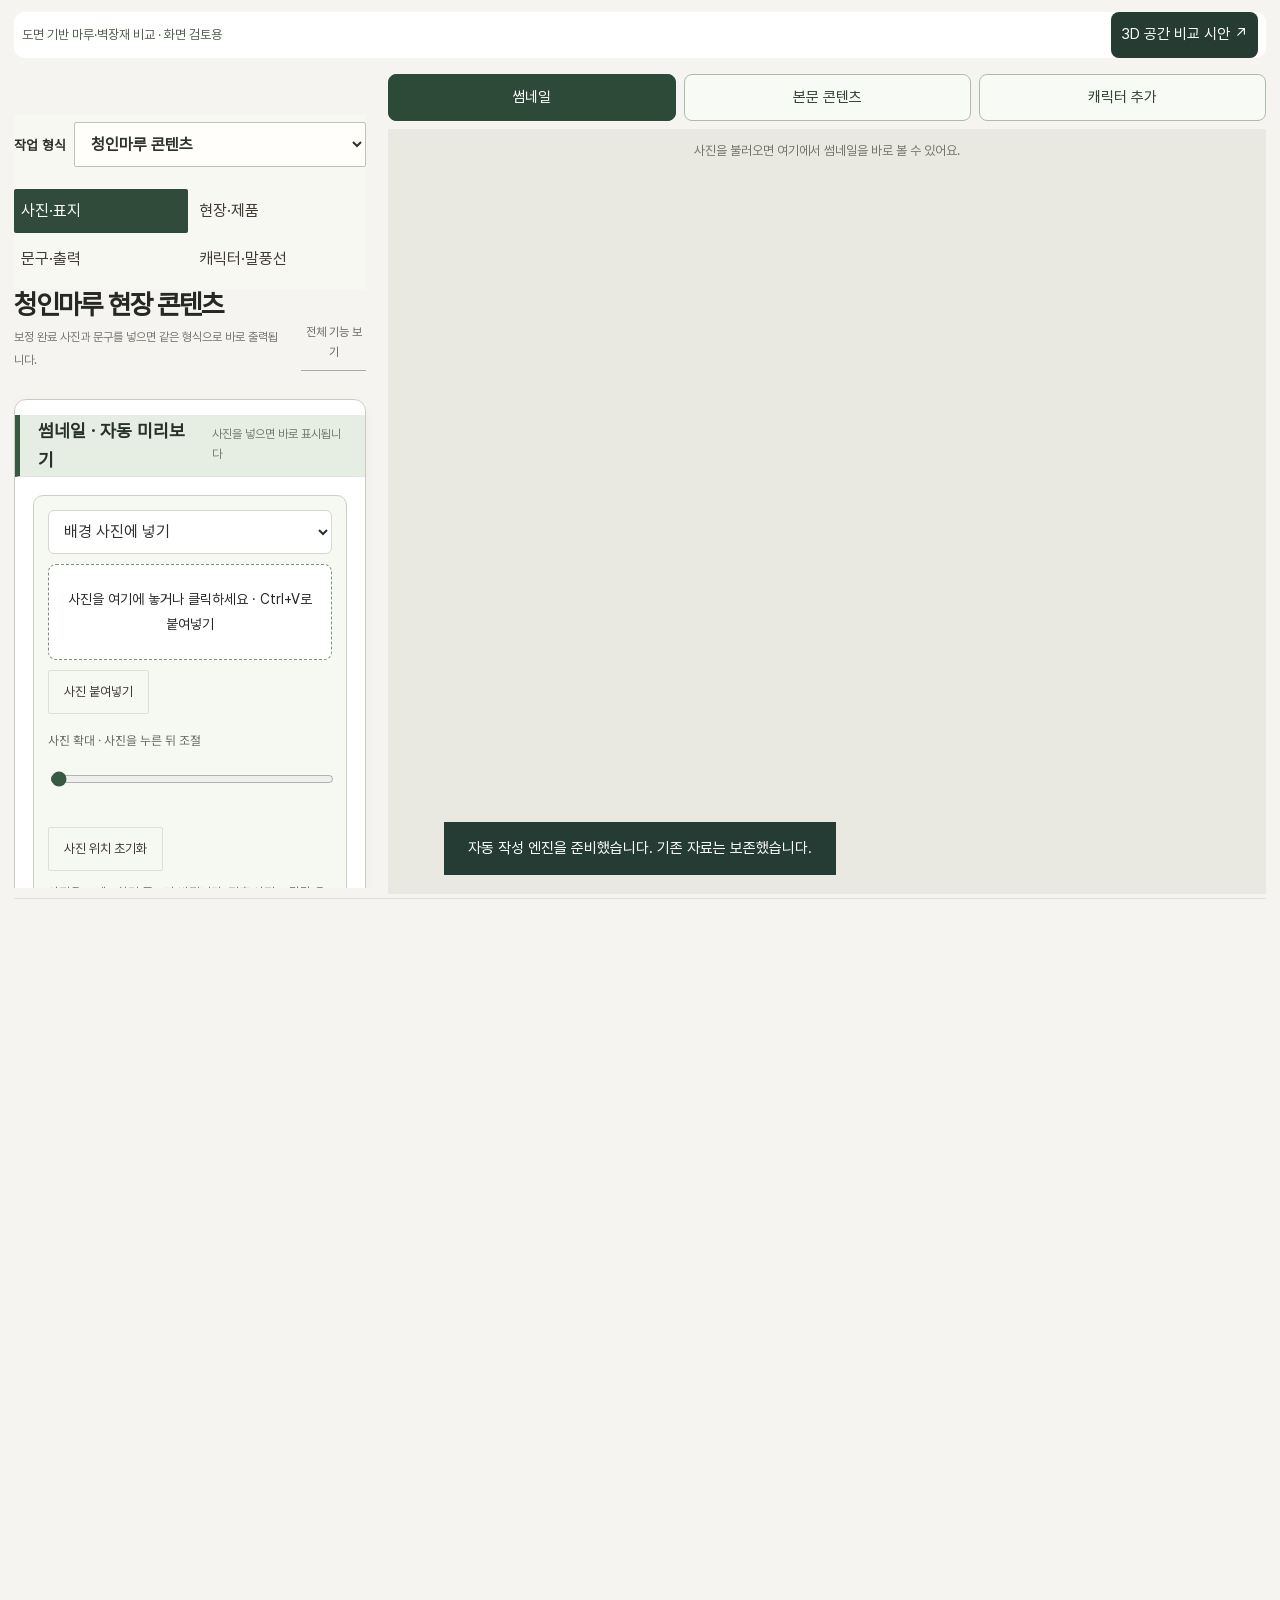
<file: marketing/index.html>
<!doctype html>
<html lang="ko">
  <head>
    <meta charset="utf-8" />
    <meta name="viewport" content="width=device-width,initial-scale=1,viewport-fit=cover" />
    <title>청인마루 · 마케팅 오피스</title>
    <link rel="icon" href="../icon.jpg" />
    <link rel="stylesheet" href="fonts/fonts.css" />
    <link rel="stylesheet" href="studio.css?v=apple-20261106" />
    <link rel="stylesheet" href="editorial.css?v=selection-20261109" />
    <link rel="stylesheet" href="signature.css?v=photo-20261110" />
    <link rel="stylesheet" href="auto-photo.css?v=20261111" />
    <link rel="stylesheet" href="product-finder.css?v=20261111" />
    <link rel="stylesheet" href="archive-studio.css?v=20261111" />
  <link rel="stylesheet" href="consistent-studio.css?v=standard-20261112" />
    <link rel="stylesheet" href="simple-mode.css?v=ipad-workbench-20261112d" />
  <link rel="stylesheet" href="simple-product-accordion.css?v=model-notes-v1" />
  <link rel="stylesheet" href="simple-thumbnail.css?v=drag-paste-20261112m" />
  <link rel="stylesheet" href="simple-copy-paste.css?v=copy-soft-v2" />
    <link rel="stylesheet" href="direct-edit.css?v=tablet-top-3" />
  <link rel="stylesheet" href="cover-style.css?v=card-type-02">
  <link rel="stylesheet" href="maruni-story.css?v=ipad-touch-20261120" />
  <link rel="stylesheet" href="maruni-locked-template.css?v=photo-handles-20261121" />
<link rel="stylesheet" href="maruni-photo-hub.css?v=tablet-top-3">
<link rel="stylesheet" href="marketing-workbench.css?v=top-preview-1">
</head>
  <body>
    <aside>
      <a class="brand brand-official" href="./" aria-label="청인마루 마케팅 오피스"
        ><img src="brand/wordmark-ivory.svg" alt="청인마루 공식 로고" /><small>MARKETING OFFICE</small
        ></a
      >
      <nav>
        <button data-tab="dashboard" class="active">오늘의 마케팅</button
        ><button data-tab="studio">01　사진 & 디자인</button
        ><button data-tab="copy">02　콘텐츠 구성</button
        ><button data-tab="products">03　제품 도감</button
        ><button data-tab="records">04　일정 & 성과</button
        ><button data-tab="growth">05　성장 매니저</button
        ><button data-tab="pipeline">06　상담 & 계약</button
        ><button data-tab="storage">07　보관함 & 설정</button>
      </nav>
      <a class="brandkit-link" href="./brand/" aria-label="청인마루 브랜드 가이드와 로고 다운로드">브랜드 가이드 · 로고 다운로드 ↗</a>
      <p class="aside-note">좋은 공간을,<br />좋은 기록으로.</p>
      <a href="../" class="measurement">실측 시스템 열기 ↗</a>
    </aside>
    <main>
      <div class="space-preview-entry" style="margin:0 0 16px;padding:14px 18px;border:1px solid #d8ddd5;border-radius:10px;background:#fff;display:flex;align-items:center;justify-content:space-between;gap:12px;flex-wrap:wrap">
        <span style="color:#52604d;font-size:13px">도면 기반 마루·벽장재 비교 · 화면 검토용</span>
        <a href="./space-3d/" target="_blank" rel="noopener" style="display:inline-flex;align-items:center;min-height:46px;padding:10px 16px;border-radius:8px;background:#263b32;color:#fff;text-decoration:none">3D 공간 비교 시안 ↗</a>
      </div>
      <header>
        <span>CHEONGINMARU / EDITORIAL OFFICE</span
        ><output id="save-status" aria-live="polite">불러오는 중</output>
      </header>
      <section class="intro">
        <p class="eyebrow">SPACES WORTH SHARING</p>
        <h1>공간의 위로가 되다.</h1>
        <p>바닥과 벽, 공간을 완성하는 시공 · 현장 기록에서 고객 상담까지</p>
      </section>
      <div class="workflow">
        <span>01 현장 등록</span><span>02 보정 승인</span
        ><span>03 디자인 선택</span><span>04 게시 준비</span
        ><span>05 성장 분석</span>
      </div>
      <section id="dashboard" class="panel">
        <p class="eyebrow">ONE SITE / FOUR CHANNELS</p>
        <h1>오늘의 마케팅</h1>
        <p id="workspace-status">이 기기 저장 · 클라우드 동기화 미연결</p>
        <div id="today-metrics" class="metric-grid"></div>
        <div class="section-head">
          <h2>오늘 할 일</h2>
          <button id="open-site-form" class="primary">
            ＋ 현장 한 번 등록하기
          </button>
        </div>
        <div id="today-tasks"></div>
        <details id="site-registration">
          <summary>현장 사진·제품 한 번 등록</summary>
          <form id="site-form">
            <div class="settings-grid">
              <label
                >사진 1–10장<input
                  id="site-photos"
                  type="file"
                  accept="image/jpeg,image/png,image/webp,image/heic,image/heif,.heic,.heif"
                  multiple
                  required /></label
              ><label
                >공개 현장명 (선택·고객 실명 제외)<input
                  id="site-name"
                  maxlength="80" /></label
              ><label
                >시·구 지역 (선택)<input
                  id="site-region"
                  maxlength="60" /></label
              ><label
                >시공 공간 (선택)<input
                  id="site-space"
                  maxlength="60"
                  placeholder="예: 거실, 상업 공간" /></label
              ><label
                >제품 구조<select id="site-structure">
                  <option value="">표기 안 함</option>
                  <option>합판형 강마루</option>
                  <option>보드형 강마루(HDF)</option>
                  <option>원목마루</option>
                  <option>SPC</option>
                  <option>벽장재</option>
                  <option>기타</option>
                </select></label
              ><label
                >제품·세부 모델 검색<input
                  id="site-product-search"
                  type="search"
                  placeholder="제품명 또는 세부 모델" /><select
                  id="site-product"
                ></select></label
              ><label
                >확인한 현장 특징 (선택)<textarea
                  id="site-memo"
                  maxlength="2000"
                  rows="3"
                ></textarea>
              </label>
            </div>
            <fieldset>
              <legend>실제로 진행한 특이 작업만 선택</legend>
              <div id="site-works" class="work-options"></div>
            </fieldset>
            <label
              >이 현장과 관련해 실제 받은 소비자 질문 (선택)<input
                id="site-question"
                maxlength="300" /></label
            ><button id="register-site" class="primary">
              현장 저장하고 4개 채널 자료 준비
            </button>
          </form>
        </details>
        <p id="site-progress" role="status"></p>
        <div class="section-head">
          <h2>현장 프로젝트</h2>
          <button id="prepare-site-channels">
            현재 현장 4개 채널 다시 준비
          </button>
        </div>
        <div id="site-project-list"></div>
        <div class="section-head">
          <h2>채널별 제작·게시 업무</h2>
          <label
            >상태 필터<select id="channel-filter">
              <option value="">전체</option>
              <option>초안</option>
              <option>검토</option>
              <option>승인</option>
              <option>게시 예정</option>
              <option>게시 완료</option>
              <option>성과 분석</option>
            </select></label
          >
        </div>
        <div class="toolbar">
          <button id="review-project">현재 현장 모두 검토 요청</button
          ><button id="approve-project">검토한 현재 현장 모두 승인</button>
        </div>
        <div id="channel-job-list"></div>
        <article id="channel-detail" hidden>
          <h2 id="channel-detail-title"></h2>
          <p id="channel-detail-state"></p>
          <label>제목<input id="channel-title" maxlength="180" /></label
          ><label
            >채널별 원고<textarea id="channel-body" rows="12"></textarea>
          </label>
          <div id="channel-extras"></div>
          <label>게시 예정일<input id="channel-date" type="date" /></label
          ><label
            >실제 게시일 (완료 기록 시)<input
              id="channel-published-date"
              type="date" /></label
          ><label
            >실제 게시 주소 (선택)<input
              id="channel-url"
              type="url"
              placeholder="직접 게시한 후 URL 기록"
          /></label>
          <div id="channel-actions" class="toolbar"></div>
          <details>
            <summary>승인·생성 버전 기록</summary>
            <div id="channel-version-list"></div>
          </details>
        </article>
        <div class="connection-status">
          <h3>연결 상태</h3>
          <p>
            현재: 이 기기 IndexedDB 저장 · 네이버 원고 수동 게시 · 승인된
            홈페이지 파일 내보내기
          </p>
          <p>
            미연결: 기기 간 클라우드 동기화·관리자 인증·홈페이지 CMS·Meta 자동
            게시·카카오 메시지 발송. 외부 서비스에 자동 게시하거나 메시지를
            보내지 않습니다.
          </p>
        </div>
      </section>
      <section id="studio" class="panel" hidden>
<details id="maruni-hub" open><summary>스티커·말풍선 편집</summary>
<div class="mh-nav" aria-label="편집 형식"><button type="button" data-mode="single">일반 사진</button><button type="button" data-mode="free">현장 이야기 편집</button></div>
<details id="mh-situations"><summary>상황 바꾸기</summary><div id="mh-choices"></div><p id="mh-prompt" aria-live="polite"></p></details>
<section id="mh-single"><div class="mh-photo-picker"><label>편집할 현장 사진 <select id="mh-photo"></select></label> <button id="mh-upload" type="button">현장 사진 불러오기</button></div>
<div class="mh-workspace"><div class="mh-controls"><section id="mh-poses" aria-label="캐릭터 포즈"><div class="mh-nav"><button type="button" data-actor="maruni">마루니 76종 보기</button><button type="button" data-actor="ruru">루루 70종 보기</button></div><button type="button" id="mh-manage">스티커 삭제·복원</button><div id="mh-gallery"></div><div class="mh-nav"><button id="mh-prev" type="button">이전 포즈</button><output id="mh-count"></output><button id="mh-next" type="button">다음 포즈</button></div></section>
<details><summary>말풍선 추가</summary><label>대사 <input id="mh-dialogue" maxlength="120"></label><label>말풍선 모양 <select id="mh-shape"><option value="speech">대화</option><option value="thought">생각</option><option value="note">현장 설명</option><option value="oval">둥근 캡슐</option><option value="caption">진한 자막 상자</option></select></label><label>글꼴 <select id="mh-font"><option value="original">함렛 명조</option><option value="serif">본명조</option><option value="sans">본고딕</option></select></label><button type="button" id="mh-add-balloon">사진에 말풍선 넣기</button></details></div><div class="mh-preview"><div id="mh-stage"><img id="mh-base" alt="선택한 현장 사진"><div id="mh-actors"></div></div>
<button id="mh-apply" type="button">이 사진에 적용</button> <span id="mh-status" role="status"></span></div></div></section>
<details id="maruni-locked-template"><summary>마루니·루루 4컷 고정 템플릿 <small>썸네일 1장 + 만화 4컷 · 브랜드 요소 잠금 · 1080×1350</small></summary><div class="ml-body"></div></details>
<details id="maruni-story"><summary>마루니·루루 현장 이야기 <small>실제 시공사진 · 6장 캐러셀 편집</small></summary><div class="mr-body"></div></details></details>
        <div class="section-head">
          <h2>01 <em>사진에서 시작하는 이야기</em></h2>
          <span>사진은 이 기기에서 처리합니다</span>
        </div>
        <div class="work-grid">
          <div class="editor">
            <label class="upload"
              >＋ 현장 사진 1–10장 불러오기<input
                id="photos"
                type="file"
                accept="image/jpeg,image/png,image/webp,image/heic,image/heif,.heic,.heif"
                multiple
            /></label>
            <p class="hint">
              JPG · PNG · WebP / 장당 20MB 이하 · HEIC는 JPG로 변환해 주세요
            </p>
            <div id="thumbnails" class="thumbnails"></div>
            <div class="canvas-wrap">
              <canvas
                id="photo-preview"
                width="960"
                height="720"
                aria-label="사진 보정 미리보기"
              ></canvas>
              <p id="empty">
                빛, 질감, 공간.<br /><small
                  >현장 사진을 올려 첫 기록을 시작하세요.</small
                >
              </p>
            </div>
            <div class="toolbar">
              <button id="auto">자연스러운 자동 노출</button
              ><button id="compare" aria-pressed="false">원본 비교</button
              ><button id="reset">보정 초기화</button
              ><button id="export-photo">보정 사진 저장</button>
            </div>
            <p class="hint">
              로컬 분석으로 노출·색온도·수평을 추천합니다. 원본과 비교해
              확정하세요. 원근·회전 시 빈 가장자리는 자동 크롭됩니다.
            </p>
            <div class="toolbar">
              <button id="analyze-all">전체 사진 분석·추천</button
              ><button id="apply-recommendation">선택 사진 추천 적용</button
              ><button id="approve-photo">보정 확정 ✓</button>
            </div>
            <div id="photo-analysis" aria-live="polite"></div>
            <div id="controls" class="controls"></div>
            <details class="ai-editor">
              <summary>
                선택 영역 AI 잡물체 제거 <span id="ai-status">미연결</span>
              </summary>
              <p>
                사진 아래 영역에 제거할 소품만 칠해 주세요. 바닥 무늬는 AI가
                추정하므로 결과를 원본과 비교해 승인해야 합니다.
              </p>
              <canvas
                id="mask-canvas"
                width="800"
                height="600"
                aria-label="제거 영역을 그리는 마스크"
              ></canvas
              ><label
                >브러시 크기<input
                  id="brush"
                  type="range"
                  min="8"
                  max="100"
                  value="30" /></label
              ><button id="clear-mask">선택 지우기</button
              ><label
                ><span
                  ><input id="ai-consent" type="checkbox" /> 선택한
                  사진·마스크의 외부 AI 전송에 동의합니다</span
                ></label
              ><button id="run-ai">선택 영역 편집 요청</button
              ><button id="accept-ai" hidden>AI 결과 승인</button
              ><button id="reject-ai" hidden>AI 결과 버리기</button>
              <p id="ai-message"></p>
            </details>
          </div>
          <div class="project">
            <p class="eyebrow">PROJECT NOTES</p>
            <label
              >현장 이름<input
                id="title"
                maxlength="60"
                placeholder="예: 햇살이 머무는 성수 아파트" /></label
            ><label
              >시공 지역<input
                id="region"
                maxlength="40"
                placeholder="예: 서울 성동구" /></label
            ><label
              >브랜드<select id="material-brand">
                <option>동화</option>
                <option>한솔</option>
                <option>네스트</option>
                <option>구정</option>
                <option>노바</option>
                <option>기타 / 미정</option>
              </select></label
            ><label
              >제품<select id="product">
                <option>강마루</option>
                <option>합판마루</option>
                <option>원목마루</option>
                <option>대형마루</option>
                <option>SPC</option>
                <option>미네랄마루</option>
                <option>시그니월</option>
              </select></label
            ><label
              >현장 메모<textarea
                id="memo"
                maxlength="2000"
                rows="5"
                placeholder="모델명, 색상, 시공 방향과 현장의 특징을 기록하세요."
              ></textarea></label
            ><label
              >브랜드 자산<select id="mascot">
                <option value="none">사진 중심 · 캐릭터 없음</option>
                <option value="maruni">마루니 · 마지막 카드</option>
                <option value="ruru">루루 · 마지막 카드</option>
              </select></label
            ><label
              >콘텐츠 목적<select id="goal">
                <option value="discovery">신규 팔로워 확보</option>
                <option value="trust">시공 신뢰 형성</option>
                <option value="consultation">고객 상담 유도</option>
              </select></label
            ><label
              >캐러셀 장수<select id="slide-count">
                <option>3</option>
                <option>4</option>
                <option selected>5</option>
                <option>6</option>
              </select></label
            >
            <div class="rule"></div>
            <p class="eyebrow">DESIGN DIRECTION</p>
            <div id="themes" class="themes">
              <button data-theme="editorial" class="selected">
                01　여백의 미학<small>명조 / 상단 여백 / 매거진</small></button
              ><button data-theme="gallery">
                02　공간 갤러리<small>명조 / 상단 문구 / 중앙 로고</small></button
              ><button data-theme="journal">
                03　소재의 기록<small>사진과 중앙 로고</small>
              </button>
            </div>
            <button id="quick-prepare">전체 추천 적용 후 비교하기</button
            ><button id="generate" class="primary">
              디자인 3안 비교하기 ↗
            </button>
            <p class="hint">
              사진 1–10장이 필요합니다. 생성 문구는 현장 메모 기반 템플릿입니다.
            </p>
          </div>
        </div>
        <div class="section-head">
          <h2>디자인 미리보기</h2>
          <label
            >게시 플랫폼<select id="format">
              <option value="carousel">캐러셀 · 1080 × 1350</option>
              <option value="story">스토리 · 1080 × 1920</option>
            </select></label
          >
        </div>
        <div id="designs" class="designs"></div>
        <p class="hint">
          각 시안은 동일한 현장으로 비교합니다. 원하는 시안을 선택하고 각 카드
          아래 PNG 저장을 눌러 주세요.
        </p>
      </section>
      <section id="copy" class="panel" hidden>
        <p class="eyebrow">CHEONGINMARU / BRAND WRITING ENGINE</p>
        <h2>02 <em>공간의 위로가 되다.</em></h2>
        <p>
          사진과 제품을 확인하면 청인마루의 말투로 글을 구성합니다. 외부 AI 없이
          동작하며, 등록한 사실과 선택한 작업만 사용합니다.
        </p>
        <div class="writing-workflow">
          <span>사진</span><span>제품 확인</span><span>작성 모드</span
          ><span>제목 선택</span><span>수정·승인</span>
        </div>
        <div class="writing-setup">
          <div>
            <label
              >현장 사진 1–10장<input
                id="writing-photos"
                type="file"
                accept="image/jpeg,image/png,image/webp,image/heic,image/heif,.heic,.heif"
                multiple
            /></label>
            <p id="writing-photo-status" class="hint"></p>
            <div id="writing-photo-strip"></div>
            <button id="go-photo-editor">사진 보정 화면으로</button>
            <label
              >사용한 제품<input
                id="product-search"
                type="search"
                placeholder="모델명·규격 검색 (예: 스킨마루165)" /><select
                id="engine-product"
              ></select
            ></label>
            <label class="checkline"
              ><input id="show-historic-products" type="checkbox" />단종·출시 전
              표기 제품도 보기</label
            >
            <p id="engine-product-facts" class="hint"></p>
            <button id="go-catalog">제품 등록 / CSV 관리</button>
            <label
              >현장명 또는 지역 (선택)<input
                id="writing-site"
                maxlength="80"
                placeholder="예: 성수 아파트 / 서울 성동구" /></label
            ><label
              >확인한 현장 특징 (선택)<textarea
                id="writing-memo"
                rows="3"
                maxlength="2000"
                placeholder="사진에서 보이는 특징이나 직접 확인한 현장 정보"
              ></textarea>
            </label>
            <fieldset>
              <legend>실제로 진행한 특이 작업만 선택</legend>
              <div id="work-options" class="work-options"></div>
            </fieldset>
          </div>
          <div>
            <label
              >사진 종류<select id="photo-kind">
                <option value="auto">지정 안 함 · 내용 자동 판독 안 함</option>
                <option value="space">공간 전체</option>
                <option value="detail">소재 근접</option>
                <option value="process">시공 과정</option>
              </select></label
            >
            <div
              id="mode-recommendation"
              class="recommendation-note"
              aria-live="polite"
            ></div>
            <label
              >작성 모드<select id="writing-mode">
                <option value="editorial">A. 공간 화보형</option>
                <option value="product">B. 제품 소개형</option>
                <option value="craft">C. 시공 전문형</option>
                <option value="question">D. 소비자 궁금증형</option>
              </select></label
            ><button id="apply-writing-mode">추천 모드 적용</button
            ><label
              >캐러셀 장수<select id="writing-count">
                <option>3</option>
                <option>4</option>
                <option selected>5</option>
                <option>6</option>
              </select></label
            >
            <p id="writing-approval" role="status">초안 미생성</p>
            <p id="writing-warning" class="hint"></p>
          </div>
        </div>
        <div class="toolbar">
          <button id="make-copy">한 번에 콘텐츠 작성</button
          ><button id="export-reel">릴스 MP4 저장</button
          ><button id="reel-cover">릴스 표지 PNG</button
          ><button id="export-stories">스토리 5장 준비</button
          ><button id="approve-writing">최종 문구 승인·저장</button
          ><button id="copy-caption">게시글 복사</button
          ><button id="save-post">승인본을 게시 일정으로</button>
        </div>
        <progress id="video-progress" max="100" value="0" hidden></progress>
        <p id="video-status" role="status"></p>
        <p class="hint">
          사진 기반 무음 슬라이드 영상입니다. 음악 검색어를 참고해 플랫폼에서
          사용권이 있는 음악을 추가하세요. MP4 미지원 브라우저에서는 지원 여부를
          안내합니다.
        </p>
        <div id="title-choices"></div>
        <div id="instagram-preview" class="instagram-preview"></div>
        <div id="copy-content"></div>
        <details>
          <summary>이전 버전에서 저장한 문구</summary>
          <button id="content-migration-backup">
            자동 작성 엔진 업데이트 전 백업
          </button>
          <div id="legacy-copy"></div>
        </details>
        <h3>게시 이력과 작성 모드</h3>
        <div id="content-history"></div>
        <details>
          <summary>이 현장의 이전 승인본</summary>
          <div id="approval-archive"></div>
        </details>
        <div id="content-performance"></div>
      </section>
      <section id="products" class="panel" hidden>
        <h2>03 <em>소재 라이브러리</em></h2>
        <p>
          제품군 참고 도감입니다. 실제 브랜드·모델·성능·가격은 제조사 자료로
          확인하세요.
        </p>
        <details class="catalog-manager" open>
          <summary>내 제품 도감 · 직접 등록 / CSV</summary>
          <p class="hint">
            제조사나 현장에서 직접 확인한 정보만 등록하세요. 특징을 문구에
            쓰려면 확인 출처와 특징 확인 표시가 필요합니다.
          </p>
          <form id="catalog-form">
            <div class="settings-grid">
              <label
                >구분<select id="catalog-type">
                  <option value="floor">바닥재</option>
                  <option value="wall">벽장재</option>
                </select></label
              ><label
                >제품군<input
                  id="catalog-category"
                  maxlength="80"
                  required
                  placeholder="강마루 / 벽장재 등" /></label
              ><label>브랜드<input id="catalog-brand" maxlength="80" /></label
              ><label>모델명<input id="catalog-model" maxlength="120" /></label
              ><label
                >규격<input
                  id="catalog-size"
                  maxlength="120"
                  placeholder="제조사 표기 단위 포함" /></label
              ><label>색상<input id="catalog-color" maxlength="80" /></label
              ><label>소재<input id="catalog-material" maxlength="120" /></label
              ><label
                >박스 구성<input
                  id="catalog-pack"
                  maxlength="150"
                  placeholder="예: 16pcs" /></label
              ><label
                >박스 면적<input
                  id="catalog-coverage"
                  maxlength="100"
                  placeholder="예: 3.18㎡/BOX" /></label
              ><label
                >색상 종류 수<input
                  id="catalog-colorOptions"
                  maxlength="100"
                  placeholder="색상명 대신 종류 수만 확인된 경우" /></label
              ><label
                >확인 출처<input
                  id="catalog-source"
                  maxlength="400"
                  placeholder="제조사 제품표 / 카탈로그 날짜 등"
              /></label>
            </div>
            <label
              >확인한 특징<textarea
                id="catalog-features"
                maxlength="2000"
                rows="3"
              ></textarea></label
            ><label class="checkline"
              ><input id="catalog-verified" type="checkbox" /> 특징을 출처
              자료로 확인했습니다</label
            ><button class="primary">제품 저장</button
            ><button type="button" id="catalog-cancel">새 제품 등록으로</button>
          </form>
          <div class="toolbar">
            <button id="csv-template">CSV 양식 저장</button
            ><label
              >UTF-8 CSV 파일<input
                id="catalog-csv"
                type="file"
                accept=".csv,text/csv" /></label
            ><button id="confirm-csv" disabled>미리보기 제품 가져오기</button>
          </div>
          <div id="csv-preview"></div>
          <div id="catalog-list"></div>
        </details>
        <div id="product-cards" class="product-cards"></div>
      </section>
      <section id="records" class="panel" hidden>
        <h2>04 <em>꾸준한 기록의 힘</em></h2>
        <div id="calendar-toolbar">
          <button id="prev-month">← 이전 달</button>
          <h3 id="calendar-month"></h3>
          <button id="next-month">다음 달 →</button>
        </div>
        <div id="calendar"></div>
        <form id="schedule-form">
          <div class="record-inputs">
            <label
              >게시 제목<input
                id="post-title"
                required
                maxlength="100" /></label
            ><label
              >게시 예정일<input id="post-date" type="date" required /></label
            ><label
              >채널<select id="post-channel">
                <option>Instagram</option>
                <option>네이버 블로그</option>
                <option>YouTube Shorts</option>
                <option>카카오채널</option>
              </select></label
            ><label
              >제작 상태<select id="post-status">
                <option>아이디어</option>
                <option>제작 중</option>
                <option>게시 준비</option>
                <option>게시 완료</option>
              </select></label
            >
          </div>
          <button class="primary">게시 계획 저장</button>
        </form>
        <div id="post-list"></div>
        <details>
          <summary>기존 팔로워·문의 기록</summary>
          <form id="record-form">
            <div class="record-inputs">
              <label>날짜<input id="record-date" type="date" required /></label
              ><label
                >게시·상담 메모<input
                  id="record-note"
                  maxlength="200"
                  required /></label
              ><label
                >팔로워 수<input
                  id="followers"
                  type="number"
                  min="0"
                  required /></label
              ><label
                >상담 건수<input
                  id="leads"
                  type="number"
                  min="0"
                  value="0"
                  required /></label
              ><label
                >계약 건수<input
                  id="contracts"
                  type="number"
                  min="0"
                  value="0"
                  required
              /></label>
            </div>
            <button class="primary">기록 추가</button>
          </form>
          <p id="metrics"></p>
          <div id="record-list"></div>
          <p class="hint">
            직접 입력한 운영 기록이며 외부 SNS·고객 시스템과 연동되지 않습니다.
          </p>
        </details>
      </section>
      <section id="growth" class="panel" hidden>
        <p class="eyebrow">FOLLOWERS TO RELATIONSHIPS</p>
        <h2>성장 매니저 <em>반응보다, 관계의 변화.</em></h2>
        <p>
          공식 API 미연결 · 인사이트 수치를 직접 기록하면 팔로워 증가와 문의를
          기준으로 다음 콘텐츠를 추천합니다.
        </p>
        <form id="target-form">
          <div class="record-inputs">
            <label
              >기준 팔로워<input
                id="baseline"
                type="number"
                min="0"
                value="1500"
                required /></label
            ><label
              >목표 월<input id="target-month" type="month" required /></label
            ><label
              >월 신규 팔로워 목표<input
                id="monthly-target"
                type="number"
                min="1"
                value="100"
                required
            /></label>
          </div>
          <button>목표 저장</button>
        </form>
        <div id="growth-metrics" class="metric-grid"></div>
        <div id="growth-chart"></div>
        <form id="insight-form">
          <h3>게시물 성과 기록</h3>
          <div class="record-inputs">
            <label>게시물<select id="insight-post" required></select></label
            ><label
              >신규 팔로워<input
                id="new-followers"
                type="number"
                min="0"
                value="0"
                required /></label
            ><label
              >도달<input
                id="reach"
                type="number"
                min="0"
                value="0"
                required /></label
            ><label
              >조회<input
                id="views"
                type="number"
                min="0"
                value="0"
                required /></label
            ><label
              >저장<input
                id="saves"
                type="number"
                min="0"
                value="0"
                required /></label
            ><label
              >공유<input
                id="shares"
                type="number"
                min="0"
                value="0"
                required /></label
            ><label
              >프로필 방문<input
                id="visits"
                type="number"
                min="0"
                value="0"
                required /></label
            ><label
              >콘텐츠 유형<select id="content-type">
                <option>시공 사례</option>
                <option>소재 비교</option>
                <option>관리 팁</option>
                <option>소비자 질문</option>
              </select></label
            >
          </div>
          <button class="primary">성과 저장 / 갱신</button>
        </form>
        <div id="insight-list"></div>
        <h3>다음 콘텐츠 제안</h3>
        <div id="recommendations"></div>
        <form id="question-form">
          <label
            >소비자가 자주 묻는 질문<input
              id="customer-question"
              maxlength="300"
              required
              placeholder="예: 난방할 때 마루가 벌어지나요?" /></label
          ><button>소재함에 저장</button>
        </form>
        <div id="question-list"></div>
      </section>
      <section id="pipeline" class="panel" hidden>
        <p class="eyebrow">FROM CONTENT TO CONTRACT</p>
        <h2>상담 인사이트 <em>다음 공간으로 이어지다.</em></h2>
        <p>
          고객 실명·연락처 대신 상담 별칭과 내부 참조번호만 기록하세요. 기존
          실측 데이터는 읽거나 변경하지 않습니다.
        </p>
        <div id="funnel" class="metric-grid"></div>
        <form id="lead-form">
          <div class="record-inputs">
            <label
              >상담 별칭<input
                id="lead-alias"
                maxlength="60"
                required
                placeholder="예: 성수 아파트 A" /></label
            ><label>유입 게시물<select id="lead-post"></select></label
            ><label
              >상담 경로<select id="lead-source">
                <option>카카오채널</option>
                <option>Instagram DM</option>
                <option>홈페이지</option>
                <option>전화 / 기타</option>
              </select></label
            ><label
              >진행 단계<select id="lead-stage">
                <option>상담</option>
                <option>실측</option>
                <option>견적</option>
                <option>계약</option>
              </select></label
            ><label
              >내부 견적 참조번호<input id="quote-ref" maxlength="60"
            /></label>
          </div>
          <button class="primary">상담 저장</button>
        </form>
        <div id="lead-list"></div>
        <h3>콘텐츠별 상담·계약 기여</h3>
        <div id="attribution"></div>
        <button id="export-crm">연동용 JSON 내보내기</button>
      </section>
      <section id="storage" class="panel" hidden>
        <h2>보관함 <em>오래 남길 기록</em></h2>
        <div class="toolbar">
          <button id="archive-project">현재 현장 보관</button
          ><button id="new-project">새 현장 시작</button>
        </div>
        <div id="project-list"></div>
        <button id="migration-backup">업그레이드 전 백업 내려받기</button>
        <p>
          사진 원본과 보정 설정, 현장 메모, 운영 기록을 이 브라우저에 자동
          저장합니다. 기기 변경이나 브라우저 데이터 삭제에 대비해 JSON 백업을
          보관하세요.
        </p>
        <button id="backup" class="primary">전체 프로젝트 백업</button
        ><label class="upload"
          >백업 JSON 불러오기<input
            id="restore"
            type="file"
            accept="application/json,.json"
        /></label>
        <p class="hint">
          복원 전 현재 프로젝트 백업을 먼저 내려받습니다. 확인 후 현재 마케팅
          프로젝트만 교체합니다. 실측 데이터는 접근하지 않습니다.
        </p>
        <form id="settings-form">
          <h3>상담 연결 & AI 서버</h3>
          <div class="settings-grid">
            <label
              >카카오채널 URL<input
                id="kakao-url"
                type="url"
                placeholder="https://pf.kakao.com/..." /></label
            ><label
              >Instagram URL<input
                id="instagram-url"
                type="url"
                placeholder="https://www.instagram.com/..." /></label
            ><label
              >홈페이지 상담 URL<input id="website-url" type="url" /></label
            ><label
              >AI 서버 URL<input
                id="ai-url"
                type="url"
                placeholder="https://your-private-server.example" /></label
            ><label
              >AI 서버 접속 토큰 (저장하지 않음)<input
                id="ai-token"
                type="password"
                autocomplete="off"
            /></label>
          </div>
          <button class="primary">공개 링크·서버 주소 저장</button
          ><button type="button" id="check-ai">AI 서버 연결 확인</button>
        </form>
        <div id="contact-links"></div>
        <p>
          Meta 공식 게시·성과 API는 미연결입니다. 앱 검수, 비즈니스 계정 권한과
          별도 서버 설정이 필요합니다. 자동 팔로우·좋아요·댓글 기능은 제공하지
          않습니다.
        </p>
        <p>
          브라우저 저장소는 사용자 인증을 제공하지 않습니다. 공용 기기에 고객
          개인정보를 기록하지 마세요.
        </p>
      </section>
      <footer>청인마루　/　공간의 위로가 되다</footer>
    </main>
    <div id="toast" role="status" hidden></div>
    <script src="studio.js?v=texture-quality-20261112s"></script>
    <script src="office.js?v=short-film-02"></script>
    <script src="content-engine.js?v=portfolio-20261109"></script>
    <script src="authoring.js?v=portfolio-20261109"></script>
    <script src="catalog-seed.js?v=phase1-20261105"></script>
    <script src="easy-flow.js?v=apple-20261106"></script>
    <script src="workflow-core.js?v=brand-story-20261106"></script>
    <script src="workflow.js?v=standard-20261112"></script>
    <script src="brand-kit.js?v=short-film-02"></script>
    <script src="vendor/fflate-0.8.2.js"></script>
    <script src="production-core.js?v=apple-20261106"></script>
    <script src="brand-output.js?v=signature-20261109"></script>
    <script src="photo-stickers.js?v=form-1"></script>
    <script src="production-workspace.js?v=form-sticker-2"></script>
    <script src="typography.js?v=card-type-02"></script>
    <script src="platform-design.js?v=selection-20261109"></script>
    <script src="vendor/mp4-muxer-5.2.2.js"></script>
    <script src="mobile-runtime.js?v=brand-caption-01"></script>
    <script src="brand-story.js?v=portfolio-20261109"></script>
    <script src="portfolio-view.js?v=selection-20261109"></script>
    <script src="signature-core.js?v=photoedition-20261112"></script>
    <script src="cover-style.js?v=shared-mark-1"></script>
    <script src="signature-render.js?v=copy-soft-v2"></script>
    <script src="signature-photo-v2.js?v=copy-soft-v2"></script>
    <script src="signature-studio.js?v=form-sticker-2"></script>
    <script src="product-feed-core.js?v=products-20261110"></script>
    <script src="product-feed.js?v=products-20261111"></script>
    <script src="auto-photo-core.js?v=20261111"></script>
    <script src="auto-photo.js?v=20261111"></script>
    <script src="product-finder-core.js?v=20261111"></script>
    <script src="product-finder.js?v=20261111"></script>
    <script src="archive-render.js?v=scene-pair-v1"></script>
    <script src="archive-studio.js?v=texture-quality-20261112s"></script>
  <script src="channel-covers.js?v=feed-edition-01"></script>
    <script src="consistent-render.js?v=form-sticker-2"></script>
    <script src="consistent-studio.js?v=texture-quality-20261112s"></script>
    <script src="simple-mode.js?v=short-film-02"></script>
    <script src="floor-model-notes.js?v=model-notes-v1"></script>
    <script src="simple-product-accordion.js?v=model-notes-v1"></script>
    <script src="simple-copy-paste.js?v=field-caption-02"></script>
    <script src="simple-thumbnail.js?v=top-preview-1"></script>
    <script src="direct-edit.js?v=form-sticker-2"></script>
  <script src="maruni-story-core.js?v=20261117-02"></script>
<script src="maruni-story-store.js?v=20261117-02"></script>
<script src="maruni-story-render.js?v=shared-mark-1"></script>
<script src="maruni-story-export.js?v=20261117-02"></script>
<script src="maruni-canvas-tools.js?v=photo-handles-20261121"></script>
<script src="maruni-story.js?v=bubble-touch-1"></script>
<script src="maruni-locked-workflow-core.js?v=clear-second-bubble-20261126"></script>
<script src="maruni-locked-template.js?v=script-parser-20261127"></script>
<script src="maruni-photo-hub.js?v=series-six-1"></script>
<script src="marketing-workbench.js?v=top-preview-1"></script>
</body>
</html>
</file>
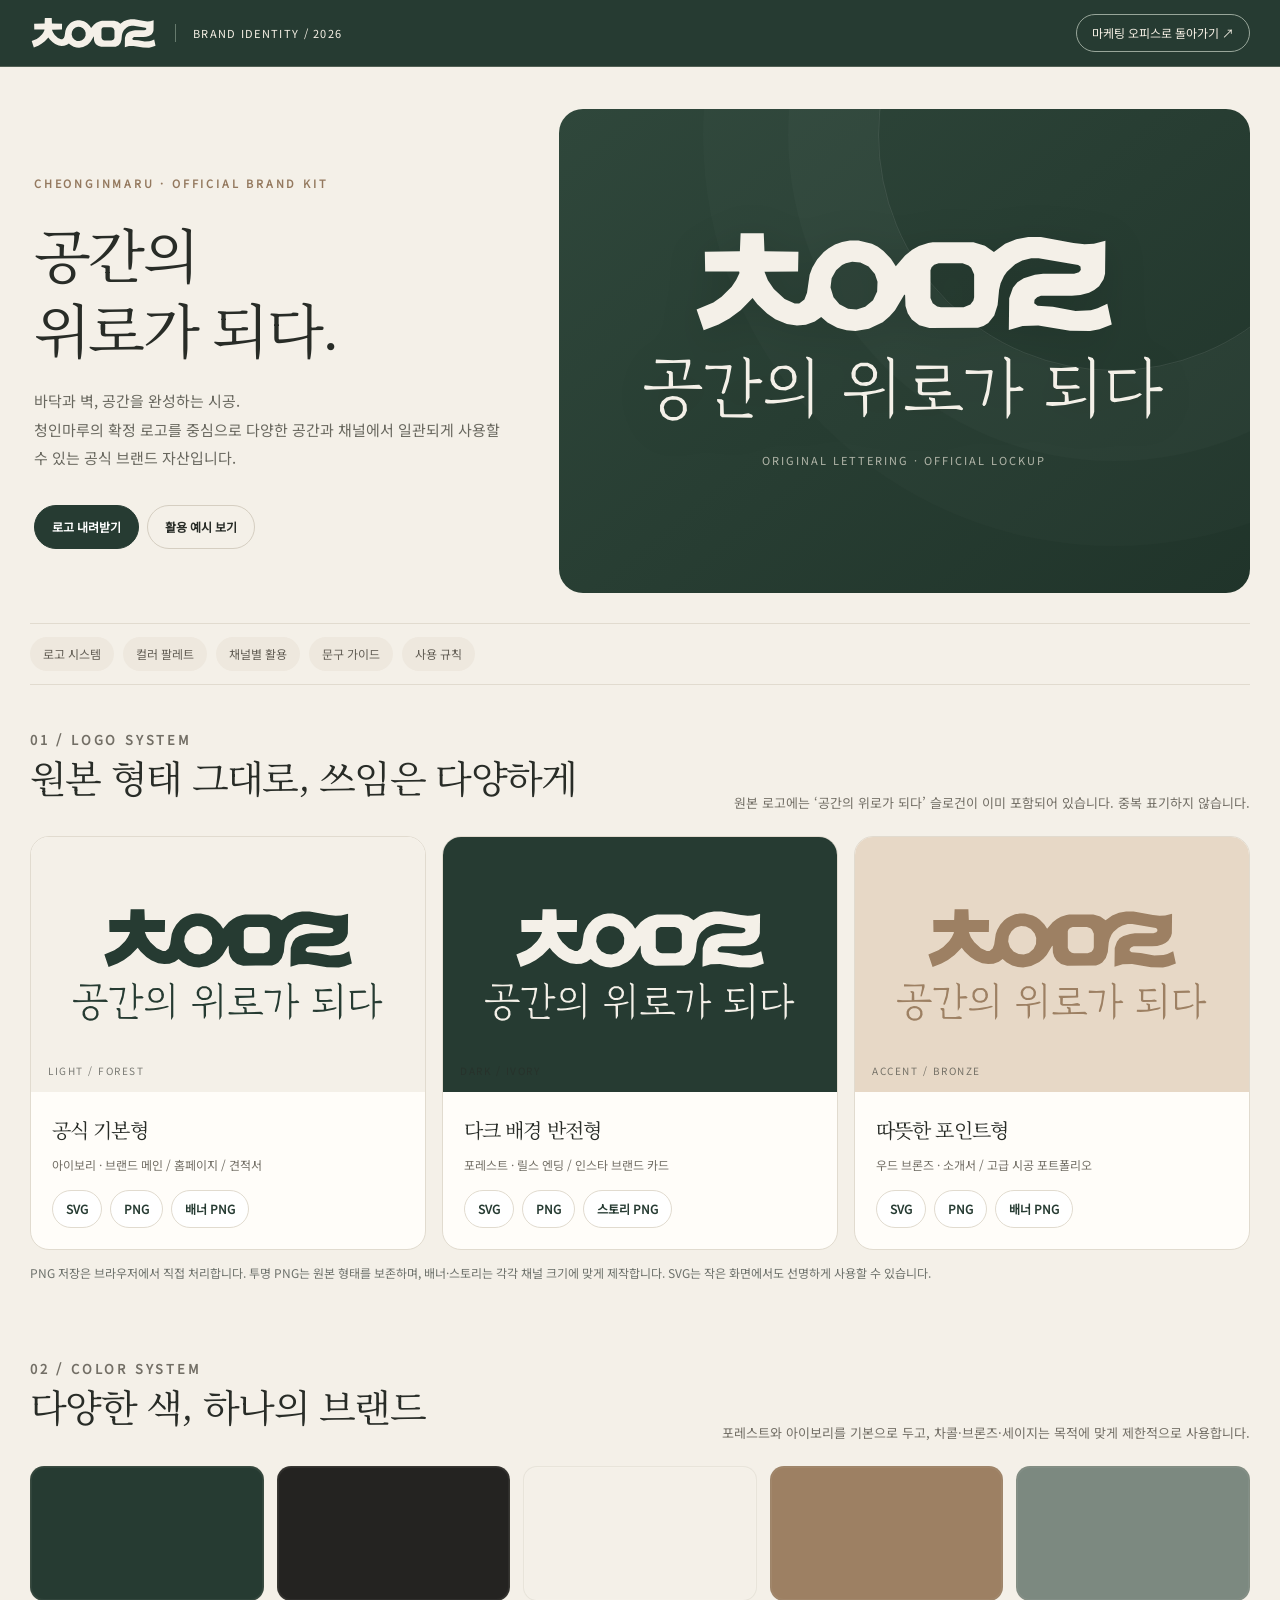
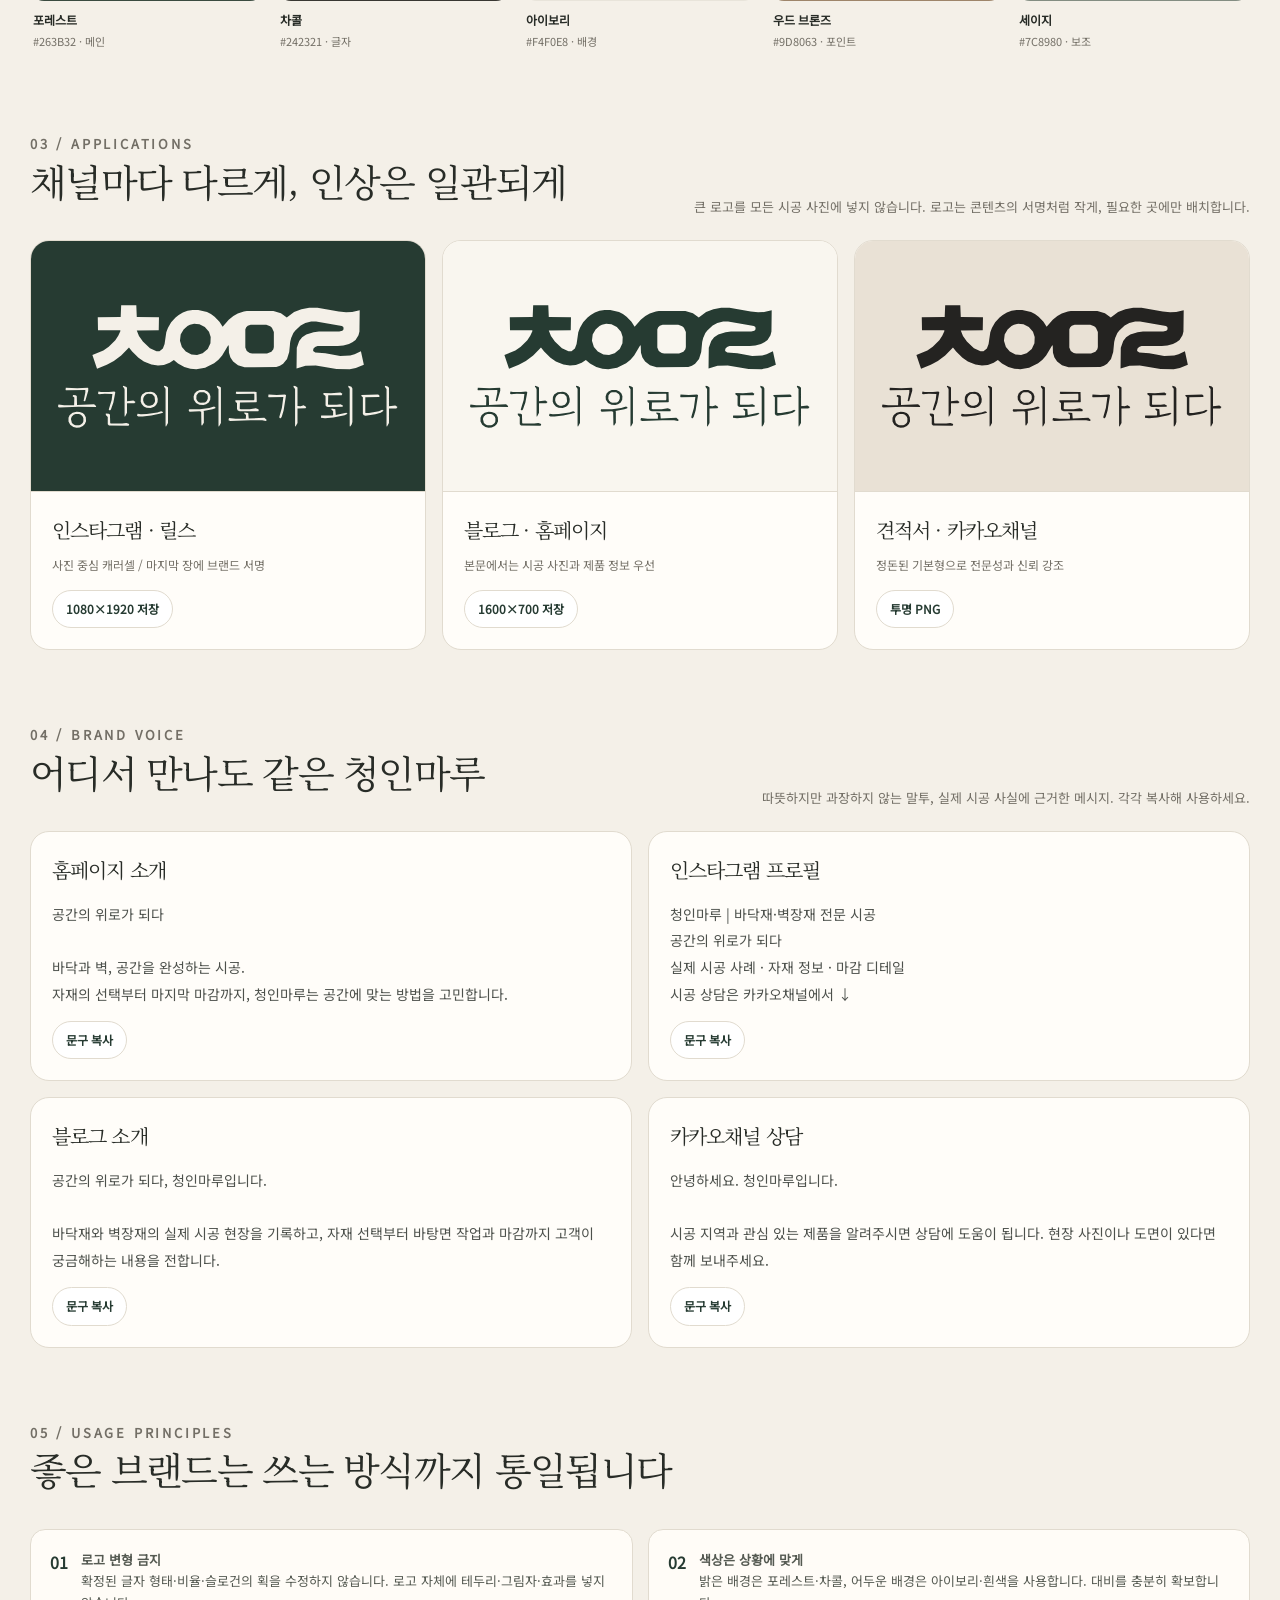
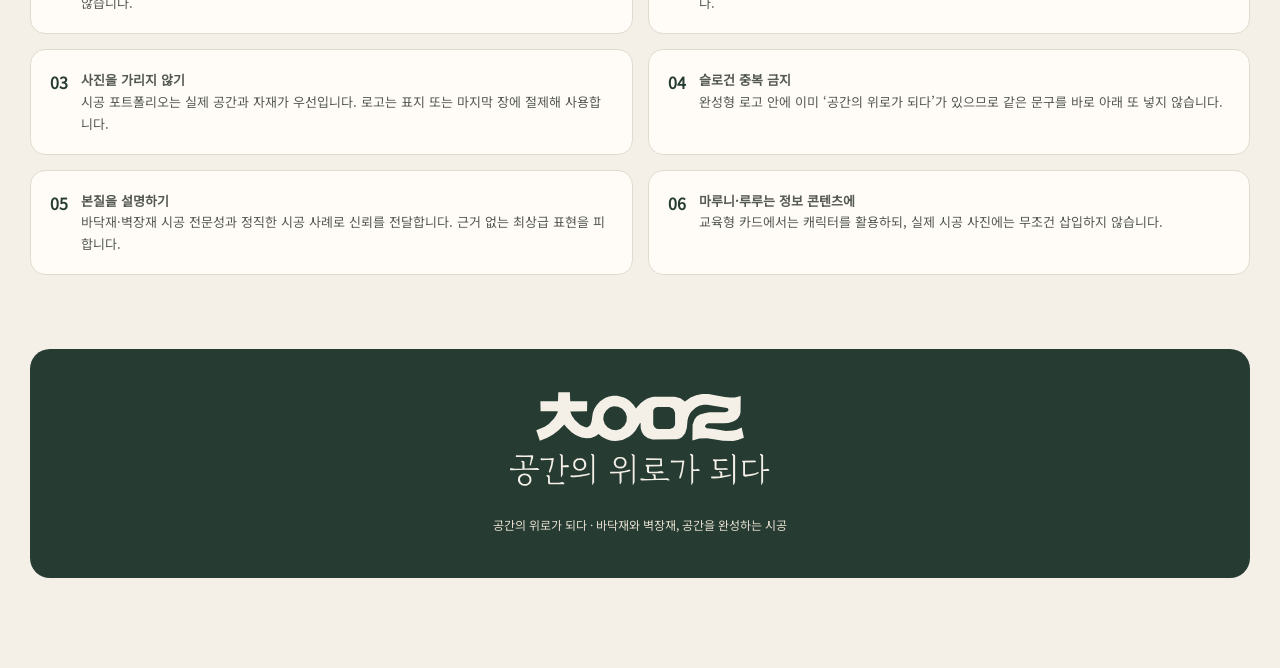
<file: marketing/brand/index.html>
<!doctype html>
<html lang="ko">
<head>
<meta charset="utf-8"><meta name="viewport" content="width=device-width,initial-scale=1">
<meta name="theme-color" content="#263B32">
<title>청인마루 브랜드 키트 | 공간의 위로가 되다</title>
<link rel="icon" href="../../icon.jpg">
<link rel="stylesheet" href="../fonts/fonts.css">
<style>
:root{--pine:#263B32;--cream:#F4F0E8;--gold:#9D8063;--ink:#282C27;--mute:#736F66;--line:#E1DBCF;--card:#FFFDF9}
*{box-sizing:border-box}
html{scroll-behavior:smooth}
body{margin:0;background:var(--cream);color:var(--ink);font-family:"Studio Sans","Noto Sans CJK KR","NanumBarunGothic",system-ui,sans-serif;line-height:1.68}
button,a{font:inherit}button{cursor:pointer}
a{color:inherit;text-decoration:none}
button:focus-visible,a:focus-visible{outline:3px solid var(--gold);outline-offset:4px}
.topbar{background:var(--pine);color:#F7F1E6;position:sticky;top:0;z-index:10;border-bottom:1px solid #526054}
.top-inner{max-width:1380px;margin:auto;padding:14px 30px;display:flex;align-items:center;justify-content:space-between;gap:20px}
.top-brand{display:flex;align-items:center;gap:17px}
.top-brand img{display:block;width:128px;height:auto}
.top-brand .kicker{border-left:1px solid #667A6D;padding-left:17px;font-size:11px;letter-spacing:1.3px}
.top-inner>a{font-size:12px;border:1px solid #98A69A;padding:8px 15px;border-radius:999px}
.shell{max-width:1380px;margin:auto;padding:0 30px 90px}
.hero{display:grid;grid-template-columns:.85fr 1.15fr;gap:18px;padding:42px 0 30px}
.hero-copy{padding:54px 20px 44px 4px}
.eyebrow{letter-spacing:2.8px;font-size:11px;font-weight:700;color:#94795F}
h1,h2,h3{font-family:"Studio Serif","Noto Serif CJK KR","Nanum Myeongjo",serif;font-weight:400;letter-spacing:-.045em}
h1{font-size:clamp(35px,4.6vw,66px);line-height:1.28;margin:22px 0}
h2{font-size:clamp(26px,3vw,38px);line-height:1.35;margin:0 0 12px}
h3{font-size:20px;margin:0 0 8px}
.lead{max-width:470px;color:#69685F;font-size:15px;line-height:1.9}
.hero-actions{display:flex;gap:8px;flex-wrap:wrap;margin-top:32px}
.action{display:inline-flex;align-items:center;justify-content:center;border:1px solid #D5CEC1;background:transparent;padding:11px 17px;border-radius:999px;font-size:12px;font-weight:700;transition:.2s}
.action.primary{background:var(--pine);color:white;border-color:var(--pine)}
.action:hover{transform:translateY(-2px);box-shadow:0 7px 22px #18261D19}
.hero-art{display:flex;align-items:center;justify-content:center;flex-direction:column;min-height:420px;border-radius:24px;background:linear-gradient(140deg,#2F473B,#20342A);color:#EDE9DC;padding:54px 42px;position:relative;overflow:hidden}
.hero-art:before{content:"";position:absolute;right:-100px;top:-210px;width:470px;height:470px;border-radius:50%;border:1px solid #FFFFFF18;box-shadow:0 0 0 90px #FFFFFF05,0 0 0 175px #FFFFFF04}
.hero-art img{width:min(100%,520px);filter:drop-shadow(0 7px 20px #0002);position:relative}
.hero-art small{font-size:11px;letter-spacing:2px;opacity:.7;margin-top:30px}
.sticky-nav{display:flex;gap:9px;flex-wrap:wrap;margin:0 0 42px;padding:13px 0;border-block:1px solid var(--line)}
.sticky-nav a{font-size:12px;color:#625D54;background:#EEE8DE;border-radius:999px;padding:7px 13px}
.section{margin:44px 0 74px;scroll-margin-top:105px}
.section-head{display:flex;justify-content:space-between;align-items:end;gap:20px;margin-bottom:22px}
.section-head p{color:var(--mute);font-size:13px;max-width:590px;margin:0}
.grid3{display:grid;grid-template-columns:repeat(3,minmax(0,1fr));gap:16px}
.grid2{display:grid;grid-template-columns:repeat(2,minmax(0,1fr));gap:16px}
.card{background:var(--card);border:1px solid var(--line);border-radius:19px;overflow:hidden}
.showcase{min-height:255px;display:flex;align-items:center;justify-content:center;padding:25px;position:relative}
.showcase img{width:100%;max-width:310px}
.showcase small{position:absolute;bottom:12px;left:17px;font-size:10px;letter-spacing:1.5px;opacity:.6}
.pad{padding:21px}
.meta{font-size:12px;color:var(--mute);margin:0 0 15px}
.btn-row{display:flex;gap:8px;flex-wrap:wrap}
.btn-row a,.btn-row button{background:white;border:1px solid var(--line);border-radius:999px;padding:8px 13px;font-size:12px;color:var(--pine);font-weight:700}
.btn-row button:hover,.btn-row a:hover{background:#EEE9DF}
.palette{display:grid;grid-template-columns:repeat(5,minmax(0,1fr));gap:13px}
.swatch{height:135px;border-radius:14px;border:1px solid #A69F8B28;box-shadow:inset 0 0 0 1px #ffffff0d}
.swatchtext{font-size:12px;padding:9px 3px;display:grid;gap:2px}
.swatchtext span:last-child{color:var(--mute);font-size:11px}
.template{border:1px solid var(--line);background:var(--card);border-radius:19px;overflow:hidden}
.template-visual{height:250px;padding:26px;display:flex;align-items:center;justify-content:center;flex-direction:column;gap:12px}
.template-visual img{max-height:155px;width:min(100%,340px)}
.template-visual small{font-size:10px;letter-spacing:2px}
.template>.pad{border-top:1px solid var(--line)}
.copy-grid{display:grid;grid-template-columns:repeat(2,minmax(0,1fr));gap:16px}
.copy-text{min-height:105px;white-space:pre-line;color:#4D514C;font-size:14px;line-height:1.9}
.guide{display:grid;grid-template-columns:repeat(2,minmax(0,1fr));gap:15px}
.rule{display:flex;gap:13px;background:#FFFCF7;border:1px solid var(--line);border-radius:15px;padding:19px;font-size:13px}
.rule b{font-size:16px;color:var(--pine)}
.rule p{margin:0;color:#555A52}
.end{background:var(--pine);color:#F6F0E5;border-radius:20px;padding:43px 30px;text-align:center}
.end img{width:min(100%,260px)}
.end p{margin:22px 0 0;font-size:12px;color:#E6DFD0}
.notice{font-size:12px;color:#6D716B;line-height:1.85;margin-top:12px}
@media(max-width:900px){.hero{grid-template-columns:1fr}.hero-copy{padding:20px 0}.hero-art{min-height:310px}.grid3{grid-template-columns:1fr 1fr}.palette{grid-template-columns:repeat(3,1fr)}}
@media(max-width:620px){.top-inner{padding:12px 18px}.top-brand img{width:108px}.top-brand .kicker{display:none}.shell{padding:0 18px 60px}.hero{padding-top:15px}.hero-art{padding:32px 20px;min-height:235px}.hero-art img{width:min(100%,300px)}.section-head{display:block}.grid3,.grid2,.copy-grid,.guide{grid-template-columns:1fr}.palette{grid-template-columns:repeat(2,1fr)}.template-visual{height:210px}.showcase{min-height:210px}}
</style>
</head>
<body>
<header class="topbar"><div class="top-inner"><div class="top-brand"><img src="wordmark-ivory.svg" alt="청인마루 공식 로고"><span class="kicker">BRAND IDENTITY / 2026</span></div><a href="../">마케팅 오피스로 돌아가기 ↗</a></div></header>
<main class="shell">
<section class="hero">
<div class="hero-copy"><p class="eyebrow">CHEONGINMARU · OFFICIAL BRAND KIT</p><h1>공간의<br>위로가 되다.</h1><p class="lead">바닥과 벽, 공간을 완성하는 시공.<br>청인마루의 확정 로고를 중심으로 다양한 공간과 채널에서 일관되게 사용할 수 있는 공식 브랜드 자산입니다.</p><div class="hero-actions"><a class="action primary" href="#logos">로고 내려받기</a><a class="action" href="#applications">활용 예시 보기</a></div></div>
<div class="hero-art"><img src="logo-ivory.svg" alt="청인마루 공식 로고와 공간의 위로가 되다"><small>ORIGINAL LETTERING · OFFICIAL LOCKUP</small></div></section>
<nav class="sticky-nav" aria-label="브랜드 가이드 목차"><a href="#logos">로고 시스템</a><a href="#palette">컬러 팔레트</a><a href="#applications">채널별 활용</a><a href="#messages">문구 가이드</a><a href="#rules">사용 규칙</a></nav>
<section class="section" id="logos"><div class="section-head"><div><p class="eyebrow">01 / LOGO SYSTEM</p><h2>원본 형태 그대로, 쓰임은 다양하게</h2></div><p>원본 로고에는 ‘공간의 위로가 되다’ 슬로건이 이미 포함되어 있습니다. 중복 표기하지 않습니다.</p></div>
<div class="grid3">
<article class="card"><div class="showcase" style="background:#F4F0E8"><img src="cheonginmaru-logo.svg" alt="포레스트 그린 공식 로고"><small>LIGHT / FOREST</small></div><div class="pad"><h3>공식 기본형</h3><p class="meta">아이보리 · 브랜드 메인 / 홈페이지 / 견적서</p><div class="btn-row"><a href="cheonginmaru-logo.svg" download="청인마루_기본로고.svg">SVG</a><button data-export="forest" data-kind="transparent">PNG</button><button data-export="forest" data-kind="banner">배너 PNG</button></div></div></article>
<article class="card"><div class="showcase" style="background:#263B32"><img src="logo-ivory.svg" alt="아이보리 반전 로고"><small>DARK / IVORY</small></div><div class="pad"><h3>다크 배경 반전형</h3><p class="meta">포레스트 · 릴스 엔딩 / 인스타 브랜드 카드</p><div class="btn-row"><a href="logo-ivory.svg" download="청인마루_반전로고.svg">SVG</a><button data-export="ivory" data-kind="transparent">PNG</button><button data-export="ivory" data-kind="story">스토리 PNG</button></div></div></article>
<article class="card"><div class="showcase" style="background:#E7D8C6"><img src="logo-bronze.svg" alt="브론즈 포인트 로고"><small>ACCENT / BRONZE</small></div><div class="pad"><h3>따뜻한 포인트형</h3><p class="meta">우드 브론즈 · 소개서 / 고급 시공 포트폴리오</p><div class="btn-row"><a href="logo-bronze.svg" download="청인마루_브론즈로고.svg">SVG</a><button data-export="bronze" data-kind="transparent">PNG</button><button data-export="bronze" data-kind="banner">배너 PNG</button></div></div></article>
</div><p class="notice">PNG 저장은 브라우저에서 직접 처리합니다. 투명 PNG는 원본 형태를 보존하며, 배너·스토리는 각각 채널 크기에 맞게 제작합니다. SVG는 작은 화면에서도 선명하게 사용할 수 있습니다.</p>
</section>
<section class="section" id="palette"><div class="section-head"><div><p class="eyebrow">02 / COLOR SYSTEM</p><h2>다양한 색, 하나의 브랜드</h2></div><p>포레스트와 아이보리를 기본으로 두고, 차콜·브론즈·세이지는 목적에 맞게 제한적으로 사용합니다.</p></div>
<div class="palette"><div><div class="swatch" style="background:#263B32"></div><div class="swatchtext"><b>포레스트</b><span>#263B32 · 메인</span></div></div><div><div class="swatch" style="background:#242321"></div><div class="swatchtext"><b>차콜</b><span>#242321 · 글자</span></div></div><div><div class="swatch" style="background:#F4F0E8"></div><div class="swatchtext"><b>아이보리</b><span>#F4F0E8 · 배경</span></div></div><div><div class="swatch" style="background:#9D8063"></div><div class="swatchtext"><b>우드 브론즈</b><span>#9D8063 · 포인트</span></div></div><div><div class="swatch" style="background:#7C8980"></div><div class="swatchtext"><b>세이지</b><span>#7C8980 · 보조</span></div></div></div></section>
<section class="section" id="applications"><div class="section-head"><div><p class="eyebrow">03 / APPLICATIONS</p><h2>채널마다 다르게, 인상은 일관되게</h2></div><p>큰 로고를 모든 시공 사진에 넣지 않습니다. 로고는 콘텐츠의 서명처럼 작게, 필요한 곳에만 배치합니다.</p></div>
<div class="grid3">
<article class="template"><div class="template-visual" style="background:#263B32"><img src="logo-ivory.svg" alt="릴스 엔딩 로고"></div><div class="pad"><h3>인스타그램 · 릴스</h3><p class="meta">사진 중심 캐러셀 / 마지막 장에 브랜드 서명</p><div class="btn-row"><button data-export="ivory" data-kind="story">1080×1920 저장</button></div></div></article>
<article class="template"><div class="template-visual" style="background:#F9F6EF"><img src="cheonginmaru-logo.svg" alt="블로그 브랜드 배너"></div><div class="pad"><h3>블로그 · 홈페이지</h3><p class="meta">본문에서는 시공 사진과 제품 정보 우선</p><div class="btn-row"><button data-export="forest" data-kind="banner">1600×700 저장</button></div></div></article>
<article class="template"><div class="template-visual" style="background:#E9E1D5"><img src="logo-charcoal.svg" alt="견적서 브랜드 로고"></div><div class="pad"><h3>견적서 · 카카오채널</h3><p class="meta">정돈된 기본형으로 전문성과 신뢰 강조</p><div class="btn-row"><button data-export="charcoal" data-kind="transparent">투명 PNG</button></div></div></article>
</div></section>
<section class="section" id="messages"><div class="section-head"><div><p class="eyebrow">04 / BRAND VOICE</p><h2>어디서 만나도 같은 청인마루</h2></div><p>따뜻하지만 과장하지 않는 말투, 실제 시공 사실에 근거한 메시지. 각각 복사해 사용하세요.</p></div>
<div class="copy-grid">
<div class="card pad"><h3>홈페이지 소개</h3><p class="copy-text">공간의 위로가 되다

바닥과 벽, 공간을 완성하는 시공.
자재의 선택부터 마지막 마감까지, 청인마루는 공간에 맞는 방법을 고민합니다.</p><div class="btn-row"><button class="copy-btn">문구 복사</button></div></div>
<div class="card pad"><h3>인스타그램 프로필</h3><p class="copy-text">청인마루 | 바닥재·벽장재 전문 시공
공간의 위로가 되다
실제 시공 사례 · 자재 정보 · 마감 디테일
시공 상담은 카카오채널에서 ↓</p><div class="btn-row"><button class="copy-btn">문구 복사</button></div></div>
<div class="card pad"><h3>블로그 소개</h3><p class="copy-text">공간의 위로가 되다, 청인마루입니다.

바닥재와 벽장재의 실제 시공 현장을 기록하고, 자재 선택부터 바탕면 작업과 마감까지 고객이 궁금해하는 내용을 전합니다.</p><div class="btn-row"><button class="copy-btn">문구 복사</button></div></div>
<div class="card pad"><h3>카카오채널 상담</h3><p class="copy-text">안녕하세요. 청인마루입니다.

시공 지역과 관심 있는 제품을 알려주시면 상담에 도움이 됩니다. 현장 사진이나 도면이 있다면 함께 보내주세요.</p><div class="btn-row"><button class="copy-btn">문구 복사</button></div></div>
</div></section>
<section class="section" id="rules"><div class="section-head"><div><p class="eyebrow">05 / USAGE PRINCIPLES</p><h2>좋은 브랜드는 쓰는 방식까지 통일됩니다</h2></div></div><div class="guide">
<div class="rule"><b>01</b><p><strong>로고 변형 금지</strong><br>확정된 글자 형태·비율·슬로건의 획을 수정하지 않습니다. 로고 자체에 테두리·그림자·효과를 넣지 않습니다.</p></div>
<div class="rule"><b>02</b><p><strong>색상은 상황에 맞게</strong><br>밝은 배경은 포레스트·차콜, 어두운 배경은 아이보리·흰색을 사용합니다. 대비를 충분히 확보합니다.</p></div>
<div class="rule"><b>03</b><p><strong>사진을 가리지 않기</strong><br>시공 포트폴리오는 실제 공간과 자재가 우선입니다. 로고는 표지 또는 마지막 장에 절제해 사용합니다.</p></div>
<div class="rule"><b>04</b><p><strong>슬로건 중복 금지</strong><br>완성형 로고 안에 이미 ‘공간의 위로가 되다’가 있으므로 같은 문구를 바로 아래 또 넣지 않습니다.</p></div>
<div class="rule"><b>05</b><p><strong>본질을 설명하기</strong><br>바닥재·벽장재 시공 전문성과 정직한 시공 사례로 신뢰를 전달합니다. 근거 없는 최상급 표현을 피합니다.</p></div>
<div class="rule"><b>06</b><p><strong>마루니·루루는 정보 콘텐츠에</strong><br>교육형 카드에서는 캐릭터를 활용하되, 실제 시공 사진에는 무조건 삽입하지 않습니다.</p></div>
</div></section>
<div class="end"><img src="logo-ivory.svg" alt="청인마루 공식 로고"><p>공간의 위로가 되다 · 바닥재와 벽장재, 공간을 완성하는 시공</p></div>
</main>
<script>
const colors={forest:"#263B32",charcoal:"#242321",ivory:"#F4F0E8",bronze:"#9D8063",sage:"#7C8980"};
function save(blob,name){const u=URL.createObjectURL(blob),a=document.createElement("a");a.href=u;a.download=name;document.body.appendChild(a);a.click();a.remove();setTimeout(()=>URL.revokeObjectURL(u),3000)}
async function logoSvg(color){const r=await fetch("cheonginmaru-logo.svg");if(!r.ok)throw Error("로고 파일을 읽지 못했습니다.");const svg=await r.text();return svg.replace('fill="#263B32"','fill="'+color+'"')}
async function exportLogo(color,kind){
const bg=kind==="story"?"#263B32":kind==="banner"?"#F4F0E8":null;
const size=kind==="story"?[1080,1920]:kind==="banner"?[1600,700]:[1800,760], c=document.createElement("canvas");c.width=size[0];c.height=size[1];
const ctx=c.getContext("2d");if(bg){ctx.fillStyle=bg;ctx.fillRect(0,0,c.width,c.height)}
const svg=await logoSvg(colors[color]||colors.forest),u=URL.createObjectURL(new Blob([svg],{type:"image/svg+xml"}));
try{const im=new Image();await new Promise((resolve,reject)=>{im.onload=resolve;im.onerror=reject;im.src=u});const width=kind==="story"?860:kind==="banner"?1060:1600, height=width*504/1394;
ctx.drawImage(im,(c.width-width)/2,(c.height-height)/2,width,height);
const blob=await new Promise((res,rej)=>c.toBlob(b=>b?res(b):rej(Error("이미지 저장 실패")),"image/png"));save(blob,"청인마루_"+color+"_"+kind+".png")}finally{URL.revokeObjectURL(u)}
}
document.querySelectorAll("[data-export]").forEach(b=>b.addEventListener("click",async()=>{b.disabled=true;try{await exportLogo(b.dataset.export,b.dataset.kind)}catch(e){alert("저장할 수 없습니다: "+e.message)}finally{b.disabled=false}}));
document.querySelectorAll(".copy-btn").forEach(b=>b.addEventListener("click",async()=>{const t=b.closest(".card").querySelector(".copy-text").textContent.trim();try{await navigator.clipboard.writeText(t);b.textContent="복사 완료";setTimeout(()=>b.textContent="문구 복사",1400)}catch{alert("복사가 지원되지 않는 환경입니다. 문구를 직접 선택해 주세요.")}}));
</script>
</body></html>
</file>
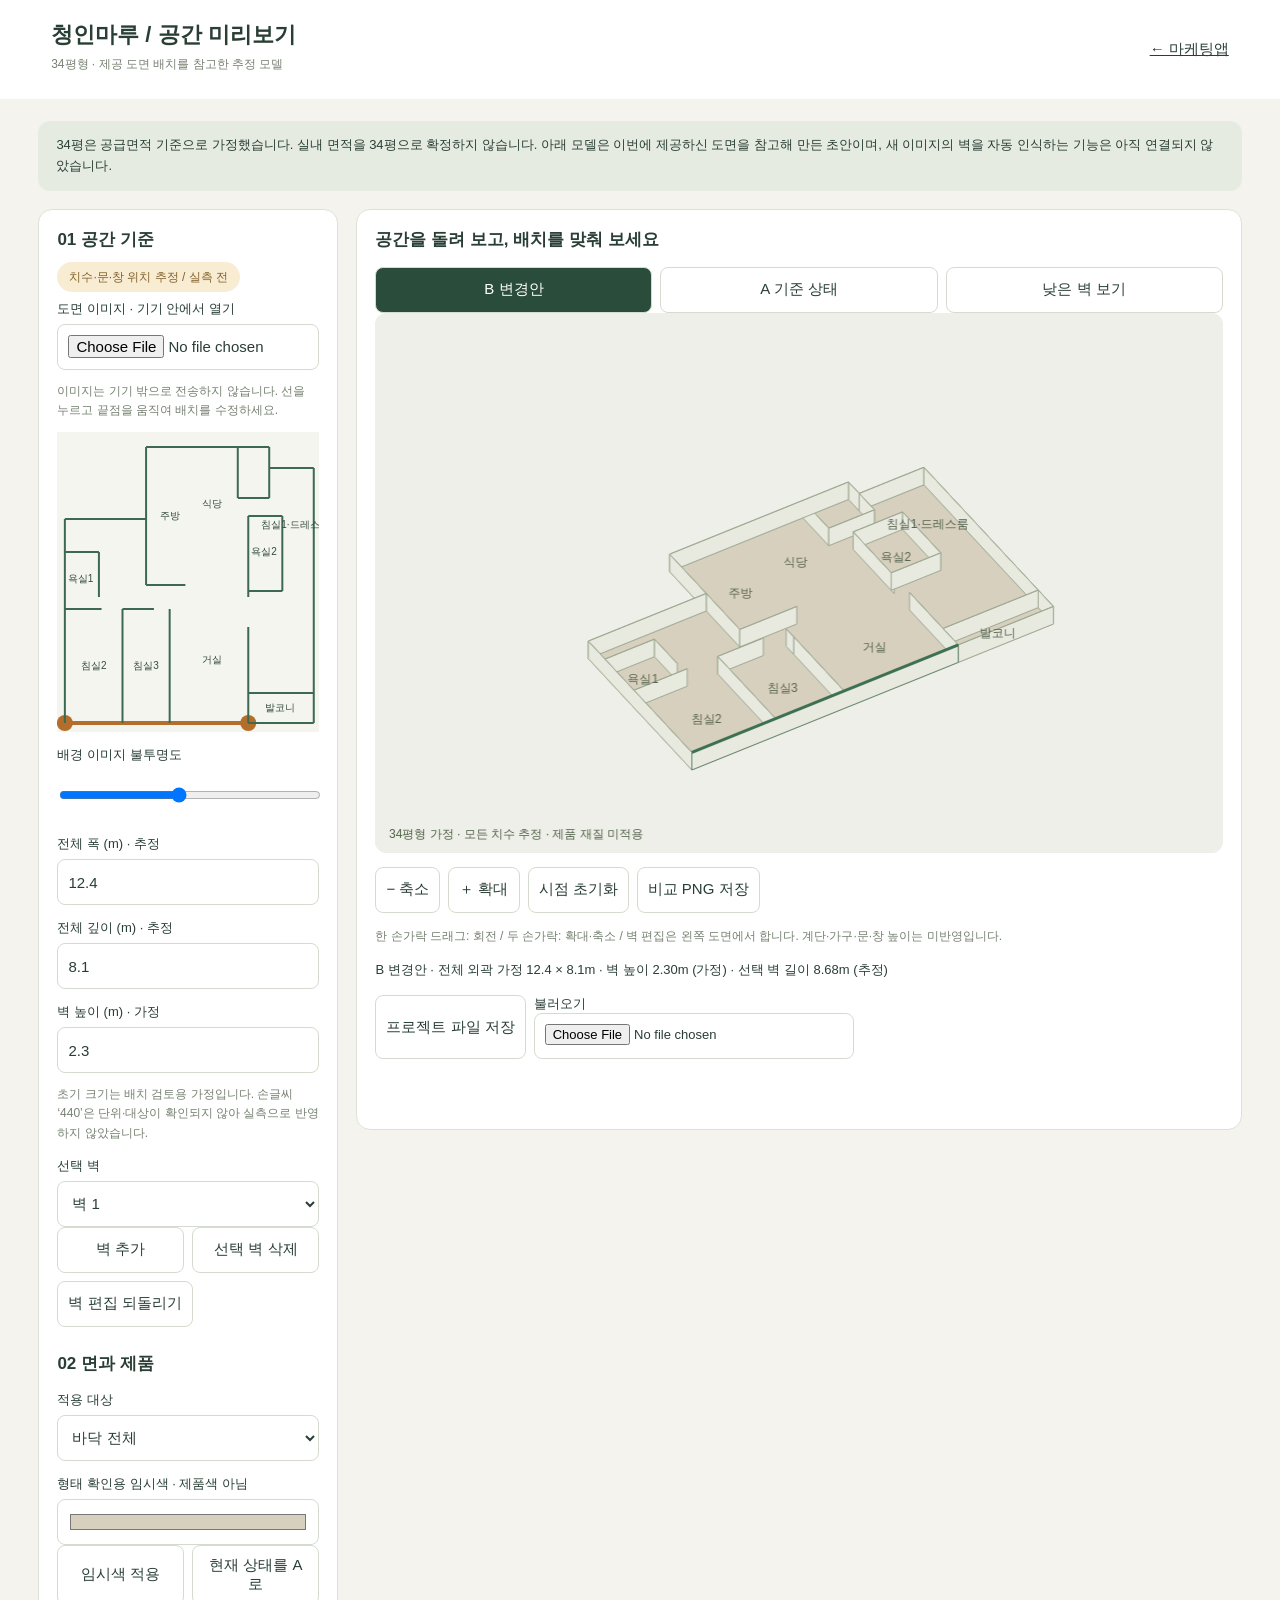
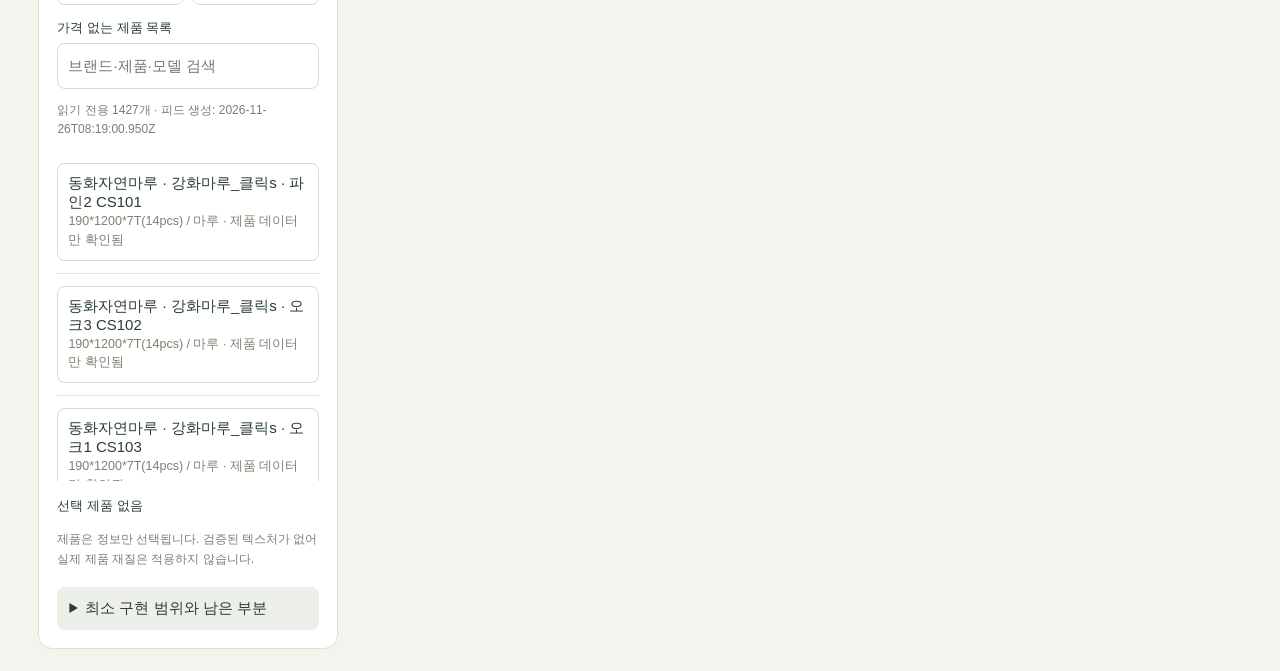
<file: marketing/space-3d/index.html>
<!doctype html><html lang="ko"><head><meta charset="utf-8"><meta name="viewport" content="width=device-width,initial-scale=1"><title>청인마루 · 34평 공간 미리보기</title><style>
*{box-sizing:border-box}body{margin:0;background:#f4f3ee;color:#293e35;font:15px -apple-system,BlinkMacSystemFont,'Apple SD Gothic Neo',sans-serif}header{background:white;padding:20px 4%;display:flex;justify-content:space-between;align-items:center;gap:15px}a{color:inherit}h1{font-size:22px;margin:0}h2{font-size:17px;margin:0 0 16px}p{line-height:1.6}main{padding:22px 3%;max-width:1600px;margin:auto}.badge{font-size:12px;border-radius:20px;background:#f8ecd3;color:#82622b;padding:8px 12px}.notice{padding:14px 18px;background:#e6ebe1;border-radius:12px;line-height:1.6;font-size:13px}.layout{display:grid;grid-template-columns:300px 1fr;gap:18px;margin-top:18px}.panel{background:white;border:1px solid #dde2d6;padding:18px;border-radius:14px}label{display:block;font-size:13px;margin:14px 0 6px}button,input,select{font:inherit;min-height:46px;border:1px solid #d5dccf;border-radius:8px;padding:10px;background:white;color:inherit}input,select{width:100%}button{cursor:pointer}.primary{background:#294c3b;color:white}.row{display:flex;gap:8px;flex-wrap:wrap}.row>*{flex:1}.help{color:#768172;font-size:12px}.view{position:relative;background:#eeefe8;border-radius:12px;overflow:hidden}#scene{width:100%;height:540px;display:block;touch-action:none}#plan{width:100%;height:300px;display:block;touch-action:none;background:#f3f5ee}.toolbar{display:flex;gap:8px;flex-wrap:wrap;margin:14px 0}.summary{font-size:13px;line-height:1.8}.products{max-height:330px;overflow:auto}.product{padding:12px 0;border-bottom:1px solid #e3e7df}.product button{text-align:left;width:100%}.product small{display:block;color:#7d826f;line-height:1.5}details{margin-top:18px}summary{padding:12px;background:#edf0e8;border-radius:8px;cursor:pointer}#status{min-height:25px;color:#82622b;font-size:13px}.selected{background:#edf1e8}canvas{outline:none}@media(max-width:900px){.layout{grid-template-columns:1fr}.viewer{grid-row:1}#scene{height:430px}}@media(min-width:901px){.viewer{position:sticky;top:12px;align-self:start}}@media(max-width:500px){header{align-items:flex-start;flex-direction:column}#scene{height:350px}}
</style></head><body><header><div><h1>청인마루 / 공간 미리보기</h1><p class="help" style="margin:5px 0">34평형 · 제공 도면 배치를 참고한 추정 모델</p></div><a href="../index.html">← 마케팅앱</a></header><main><div class="notice">34평은 공급면적 기준으로 가정했습니다. 실내 면적을 34평으로 확정하지 않습니다. 아래 모델은 이번에 제공하신 도면을 참고해 만든 초안이며, 새 이미지의 벽을 자동 인식하는 기능은 아직 연결되지 않았습니다.</div><div class="layout"><section class="panel"><h2>01 공간 기준</h2><span class="badge">치수·문·창 위치 추정 / 실측 전</span><label>도면 이미지 · 기기 안에서 열기</label><input id="upload" type="file" accept="image/png,image/jpeg,image/webp"><p class="help">이미지는 기기 밖으로 전송하지 않습니다. 선을 누르고 끝점을 움직여 배치를 수정하세요.</p><canvas id="plan" aria-label="도면과 벽선 편집"></canvas><label>배경 이미지 불투명도</label><input id="opacity" type="range" min="0" max="1" step="0.05" value="0.45"><label>전체 폭 (m) · 추정</label><input id="width" type="number" value="12.4" min="5" max="30" step="0.1"><label>전체 깊이 (m) · 추정</label><input id="depth" type="number" value="8.1" min="4" max="25" step="0.1"><label>벽 높이 (m) · 가정</label><input id="height" type="number" value="2.3" min="1.8" max="4" step="0.05"><p class="help">초기 크기는 배치 검토용 가정입니다. 손글씨 ‘440’은 단위·대상이 확인되지 않아 실측으로 반영하지 않았습니다.</p><label>선택 벽</label><select id="wall"></select><div class="row"><button id="add">벽 추가</button><button id="delete">선택 벽 삭제</button></div><button id="undo" style="margin-top:8px">벽 편집 되돌리기</button><h2 style="margin-top:25px">02 면과 제품</h2><label>적용 대상</label><select id="surface"><option value="floor">바닥 전체</option><option value="wall">선택한 벽</option></select><label>형태 확인용 임시색 · 제품색 아님</label><input id="color" type="color" value="#d8d0be"><div class="row"><button id="apply">임시색 적용</button><button id="captureA">현재 상태를 A로</button></div><label>가격 없는 제품 목록</label><input id="search" type="search" placeholder="브랜드·제품·모델 검색"><p class="help" id="feed">제품 목록 확인 중…</p><div id="products" class="products"></div><p class="summary" id="selection">선택 제품 없음</p><p class="help">제품은 정보만 선택됩니다. 검증된 텍스처가 없어 실제 제품 재질은 적용하지 않습니다.</p><details><summary>최소 구현 범위와 남은 부분</summary><p>현재: 34평 예시 배치, 벽선 이동·추가·삭제, 크기·높이 보정, 입체 회전·확대, 임시색 A/B 비교, PNG·프로젝트 저장, 제품 목록 읽기.</p><p>추가 구현: 임의 도면 AI 자동 인식, 면별 실물 텍스처·규격 매핑, 문·창 개구부와 높이 편집, 실제 시공 전 사진 비교.</p><p>제품 데이터는 기존 마케팅앱의 가격 없는 products.json을 읽습니다. 원본·견적 프로그램에는 쓰기 요청을 보내지 않습니다. 제품 색·결을 임의 생성하지 않습니다.</p></details></section><section class="panel viewer"><h2>공간을 돌려 보고, 배치를 맞춰 보세요</h2><div class="row"><button id="modeB" class="primary">B 변경안</button><button id="modeA">A 기준 상태</button><button id="cut">낮은 벽 보기</button></div><div class="view"><canvas id="scene" aria-label="추정 공간 3D 미리보기"></canvas></div><div class="toolbar"><button id="zoomOut">− 축소</button><button id="zoomIn">＋ 확대</button><button id="resetView">시점 초기화</button><button id="png">비교 PNG 저장</button></div><p class="help">한 손가락 드래그: 회전 / 두 손가락: 확대·축소 / 벽 편집은 왼쪽 도면에서 합니다. 계단·가구·문·창 높이는 미반영입니다.</p><div id="facts" class="summary"></div><div class="toolbar"><button id="project">프로젝트 파일 저장</button><label style="margin:0">불러오기<input id="import" type="file" accept="application/json,.json"></label></div><p id="status" role="status"></p></section></div></main><script>
'use strict';
const $=s=>document.getElementById(s),clamp=(x,a,b)=>Math.max(a,Math.min(b,x));
// 이번 제공 도면의 공간 배치를 참고한 수동 초안. 모든 좌표와 치수는 추정.
const initial=[[[.03,.97],[.73,.97]],[[.73,.97],[.98,.97]],[[.98,.97],[.98,.12]],[[.98,.12],[.81,.12]],[[.81,.12],[.81,.05]],[[.81,.05],[.34,.05]],[[.34,.05],[.34,.29]],[[.34,.29],[.03,.29]],[[.03,.29],[.03,.97]],[[.25,.97],[.25,.59]],[[.25,.59],[.37,.59]],[[.43,.97],[.43,.64]],[[.43,.64],[.43,.59]],[[.03,.59],[.17,.59]],[[.03,.40],[.16,.40]],[[.16,.40],[.16,.55]],[[.34,.29],[.34,.51]],[[.34,.51],[.49,.51]],[[.73,.97],[.73,.65]],[[.73,.55],[.73,.28]],[[.73,.28],[.86,.28]],[[.86,.28],[.86,.53]],[[.86,.53],[.73,.53]],[[.69,.05],[.69,.22]],[[.69,.22],[.81,.22]],[[.81,.22],[.81,.12]],[[.73,.87],[.98,.87]]];
let state={width:12.4,depth:8.1,height:2.3,walls:initial.map((p,i)=>({a:p[0],b:p[1],color:'#e8e9df',name:'벽 '+(i+1)})),floor:'#d8d0be',products:{}},base=structuredClone(state),sel=0,angle=-.55,pitch=.72,zoom=1,low=true,showA=false,img=null,history=[];state.walls.forEach((w,i)=>w.name='벽 '+(i+1));base=structuredClone(state);
const rooms=[['침실2',.14,.79],['침실3',.34,.79],['거실',.59,.77],['주방',.43,.29],['식당',.59,.25],['침실1·드레스룸',.91,.32],['욕실1',.09,.50],['욕실2',.79,.41],['발코니',.85,.93]];
function snapshot(){history.push(structuredClone(state));if(history.length>40)history.shift()}
function fit(c){const r=c.getBoundingClientRect(),d=Math.min(devicePixelRatio||1,2);c.width=Math.round(r.width*d);c.height=Math.round(r.height*d);return[c.getContext('2d'),r.width,r.height,d]}
function path(ctx,pts,fill,stroke){ctx.beginPath();pts.forEach((p,i)=>i?ctx.lineTo(...p):ctx.moveTo(...p));ctx.closePath();if(fill){ctx.fillStyle=fill;ctx.fill()}if(stroke){ctx.strokeStyle=stroke;ctx.stroke()}}
function scene(c,s){const [ctx,W,H,d]=fit(c);ctx.scale(d,d);ctx.fillStyle='#eeefe8';ctx.fillRect(0,0,W,H);const scale=Math.min(W/(s.width+s.depth),H/(s.width+s.depth)*1.7)*zoom*.87;
function p(u,v,z=0){const x=(u-.5)*s.width,y=(v-.5)*s.depth,rx=x*Math.cos(angle)-y*Math.sin(angle),ry=x*Math.sin(angle)+y*Math.cos(angle);return[W/2+rx*scale,H*.57+(ry*Math.sin(pitch)-z*Math.cos(pitch))*scale]}
path(ctx,[[.03,.97],[.98,.97],[.98,.12],[.81,.12],[.81,.05],[.34,.05],[.34,.29],[.03,.29]].map(q=>p(...q)),s.floor,'#b6bfad');const walls=s.walls.map((w,i)=>({w,i,depth:((w.a[0]+w.b[0])/2-.5)*s.width*Math.sin(angle)+((w.a[1]+w.b[1])/2-.5)*s.depth*Math.cos(angle)})).sort((a,b)=>a.depth-b.depth);
for(const {w,i} of walls){const h=low?Math.min(.65,s.height):s.height;path(ctx,[p(...w.a),p(...w.b),p(...w.b,h),p(...w.a,h)],w.color,i===sel?'#628269':'#9da992');ctx.lineWidth=i===sel?3:1;ctx.beginPath();ctx.moveTo(...p(...w.a,h));ctx.lineTo(...p(...w.b,h));ctx.strokeStyle=i===sel?'#3c7050':'#9da992';ctx.stroke();ctx.lineWidth=1}
ctx.font='12px -apple-system,sans-serif';ctx.fillStyle='#56654f';ctx.textAlign='center';rooms.forEach(([name,x,y])=>ctx.fillText(name,...p(x,y,.02)));ctx.textAlign='left';ctx.fillStyle='#506249';ctx.font='12px sans-serif';ctx.fillText('34평형 가정 · 모든 치수 추정 · 제품 재질 미적용',14,H-15)}
function plan(){const [ctx,W,H,d]=fit($('plan'));ctx.scale(d,d);if(img){ctx.globalAlpha=+$('opacity').value;ctx.drawImage(img,0,0,W,H);ctx.globalAlpha=1}for(let i=0;i<state.walls.length;i++){const w=state.walls[i];ctx.strokeStyle=i===sel?'#b36e2c':'#3d6953';ctx.lineWidth=i===sel?4:2;ctx.beginPath();ctx.moveTo(w.a[0]*W,w.a[1]*H);ctx.lineTo(w.b[0]*W,w.b[1]*H);ctx.stroke();if(i===sel){for(const q of [w.a,w.b]){ctx.beginPath();ctx.arc(q[0]*W,q[1]*H,8,0,7);ctx.fillStyle='#b36e2c';ctx.fill()}}}ctx.fillStyle='#354c3b';ctx.font='10px sans-serif';ctx.textAlign='center';rooms.forEach(([n,x,y])=>ctx.fillText(n,x*W,y*H))}
function render(){scene($('scene'),showA?base:state);plan();const w=state.walls[sel];$('facts').textContent=`${showA?'A 기준 상태':'B 변경안'} · 전체 외곽 가정 ${state.width.toFixed(1)} × ${state.depth.toFixed(1)}m · 벽 높이 ${state.height.toFixed(2)}m (가정) · `+(w?`선택 벽 길이 ${Math.hypot((w.a[0]-w.b[0])*state.width,(w.a[1]-w.b[1])*state.depth).toFixed(2)}m (추정)`:'벽 없음');$('modeA').className=showA?'primary':'';$('modeB').className=showA?'':'primary'}
function wallList(){const s=$('wall');s.replaceChildren(...state.walls.map((w,i)=>new Option(w.name,i)));s.value=sel;render()}
for(const key of ['width','depth','height'])$(key).onchange=()=>{const v=+$(key).value;if(!Number.isFinite(v)||v<+$(key).min||v>+$(key).max){$(key).value=state[key];return}snapshot();state[key]=v;render()};$('wall').onchange=()=>{sel=+$('wall').value;render()};$('opacity').oninput=plan;
$('add').onclick=()=>{snapshot();state.walls.push({a:[.4,.4],b:[.6,.4],color:'#e8e9df',name:'추가 벽 '+(state.walls.length+1)});sel=state.walls.length-1;wallList()};$('delete').onclick=()=>{if(!state.walls.length)return;snapshot();state.walls.splice(sel,1);sel=Math.max(0,sel-1);wallList()};$('undo').onclick=()=>{if(history.length){state=history.pop();sel=Math.min(sel,state.walls.length-1);for(const k of ['width','depth','height'])$(k).value=state[k];wallList()}};
let dragging=null;function pos(e,c){const r=c.getBoundingClientRect();return[(e.clientX-r.left)/r.width,(e.clientY-r.top)/r.height]}
$('plan').onpointerdown=e=>{const q=pos(e,$('plan')),r=$('plan').getBoundingClientRect();let best={dist:24};state.walls.forEach((w,i)=>['a','b'].forEach(end=>{const dist=Math.hypot((w[end][0]-q[0])*r.width,(w[end][1]-q[1])*r.height);if(dist<best.dist)best={dist,i,end}}));if(best.i!==undefined){snapshot();sel=best.i;dragging=best;$('plan').setPointerCapture(e.pointerId);$('wall').value=sel;render()}};
$('plan').onpointermove=e=>{if(dragging){const q=pos(e,$('plan'));state.walls[dragging.i][dragging.end]=q.map(n=>clamp(n,.01,.99));render()}};const endDrag=()=>dragging=null;$('plan').onpointerup=endDrag;$('plan').onpointercancel=endDrag;
const pointers=new Map();$('scene').onpointerdown=e=>{pointers.set(e.pointerId,[e.clientX,e.clientY]);$('scene').setPointerCapture(e.pointerId)};$('scene').onpointermove=e=>{if(!pointers.has(e.pointerId))return;const old=[...pointers.values()];const prev=pointers.get(e.pointerId);pointers.set(e.pointerId,[e.clientX,e.clientY]);if(pointers.size===1){angle+=(e.clientX-prev[0])*.008;pitch=clamp(pitch+(e.clientY-prev[1])*.005,.18,1.4)}else if(pointers.size===2){const cur=[...pointers.values()],a=Math.hypot(old[0][0]-old[1][0],old[0][1]-old[1][1]),b=Math.hypot(cur[0][0]-cur[1][0],cur[0][1]-cur[1][1]);if(a>5)zoom=clamp(zoom*b/a,.5,2.2)}render()};$('scene').onpointerup=$('scene').onpointercancel=e=>pointers.delete(e.pointerId);$('scene').onwheel=e=>{e.preventDefault();zoom=clamp(zoom*Math.exp(-e.deltaY*.001),.5,2.2);render()};$('scene').addEventListener('wheel',e=>e.preventDefault(),{passive:false});
$('zoomIn').onclick=()=>{zoom=clamp(zoom*1.15,.5,2.2);render()};$('zoomOut').onclick=()=>{zoom=clamp(zoom/1.15,.5,2.2);render()};$('resetView').onclick=()=>{angle=-.55;pitch=.72;zoom=1;render()};$('cut').onclick=()=>{low=!low;$('cut').textContent=low?'낮은 벽 보기':'전체 높이 보기';render()};$('modeA').onclick=()=>{showA=true;render()};$('modeB').onclick=()=>{showA=false;render()};$('captureA').onclick=()=>{base=structuredClone(state);$('status').textContent='현재 공간·임시색·선택 제품을 A로 기록했습니다.'};$('apply').onclick=()=>{snapshot();if($('surface').value==='floor')state.floor=$('color').value;else if(state.walls[sel])state.walls[sel].color=$('color').value;showA=false;render()};
let imageURL;$('upload').onchange=e=>{const f=e.target.files[0];if(!f)return;if(!/^image\/(png|jpeg|webp)$/.test(f.type)||f.size>20*1024*1024){$('status').textContent='PNG·JPG·WebP 20MB 이하로 선택해 주세요.';return}const im=new Image();im.onload=()=>{img=im;plan();$('status').textContent='도면을 배경으로 열었습니다. 자동 인식은 미연결이며, 기존 34평 초안의 선을 수동 보정할 수 있습니다.'};if(imageURL)URL.revokeObjectURL(imageURL);imageURL=URL.createObjectURL(f);im.src=imageURL};
function download(blob,name){const u=URL.createObjectURL(blob),a=document.createElement('a');a.href=u;a.download=name;a.click();setTimeout(()=>URL.revokeObjectURL(u),15000)}
$('project').onclick=()=>download(new Blob([JSON.stringify({schema:'cheongin-space.v1',state,base},null,2)],{type:'application/json'}),'cheongin-space.json');
function valid(s){return s&&Number.isFinite(s.width)&&s.width>=5&&s.width<=30&&Number.isFinite(s.depth)&&s.depth>=4&&s.depth<=25&&Number.isFinite(s.height)&&s.height>=1.8&&s.height<=4&&/^#[0-9a-f]{6}$/i.test(s.floor)&&Array.isArray(s.walls)&&s.walls.length<=300&&s.walls.every(w=>['a','b'].every(k=>Array.isArray(w[k])&&w[k].length===2&&w[k].every(v=>Number.isFinite(v)&&v>=0&&v<=1))&&/^#[0-9a-f]{6}$/i.test(w.color)&&typeof w.name==='string'&&w.name.length<=100)}
$('import').onchange=async e=>{try{const f=e.target.files[0];if(!f)return;if(f.size>1024*1024)throw Error();const j=JSON.parse(await f.text());if(j.schema!=='cheongin-space.v1'||!valid(j.state)||!valid(j.base))throw Error();snapshot();state=j.state;base=j.base;sel=0;for(const k of ['width','depth','height'])$(k).value=state[k];wallList();$('status').textContent='프로젝트를 불러왔습니다.'}catch{$('status').textContent='프로젝트 형식을 확인해 주세요.'}};
$('png').onclick=()=>{const c=document.createElement('canvas');c.width=1600;c.height=900;const ctx=c.getContext('2d');ctx.fillStyle='#f4f3ee';ctx.fillRect(0,0,1600,900);ctx.fillStyle='#294c3b';ctx.font='bold 28px sans-serif';ctx.fillText('청인마루 · 34평형 추정 공간 A/B',35,55);const a=document.createElement('canvas');a.style.width='750px';a.style.height='570px';a.style.position='fixed';a.style.left='-9999px';document.body.append(a);scene(a,base);ctx.drawImage(a,25,100,750,570);scene(a,state);ctx.drawImage(a,825,100,750,570);a.remove();ctx.font='20px sans-serif';ctx.fillText('A 기준 상태',40,100);ctx.fillText('B 변경안',840,100);ctx.fillText('모든 치수 추정 · 색상은 임시색 · 제품 텍스처 미적용 · 실측 전',35,730);ctx.font='16px sans-serif';ctx.fillText('B 선택 제품: '+Object.values(state.products||{}).map(p=>[p.brand,p.name,p.model].join(' ')).join(' / ').slice(0,135),35,775);ctx.fillText('실제 시공 전후 사진이 아닌 공간·임시색 비교입니다.',35,820);c.toBlob(b=>{if(b)download(b,'cheongin-space-compare.png')})};
let rows=[];function products(){const root=$('products');root.replaceChildren();const q=$('search').value.trim().toLowerCase();const found=rows.filter(r=>Object.values(r).join(' ').toLowerCase().includes(q));for(const p of found.slice(0,40)){const card=document.createElement('div');card.className='product';const b=document.createElement('button');b.textContent=[p.brand,p.name,p.model].filter(Boolean).join(' · ');const info=document.createElement('small');info.textContent=p.spec+' / '+p.category+' · 제품 데이터만 확인됨';b.append(info);b.onclick=()=>{const key=$('surface').value==='floor'?'바닥':'벽 '+(sel+1);state.products??={};state.products[key]=p;$('selection').textContent=key+': '+[p.brand,p.name,p.model,p.spec].join(' · ');$('status').textContent='제품 정보를 선택했습니다. 검증된 텍스처가 없어 실제 표면은 변경하지 않았습니다.'};card.append(b);root.append(card)}if(!found.length)root.textContent='검색 결과 없음';else if(found.length>40){const more=document.createElement('p');more.className='help';more.textContent=`${found.length}개 중 40개 표시 · 검색어를 좁혀 주세요`;root.append(more)}}
$('search').oninput=products;fetch('../data/products.json',{credentials:'omit'}).then(r=>{if(!r.ok)throw Error();return r.json()}).then(j=>{if(j.schema!=='cheonginmaru.product-feed.v1'||!Array.isArray(j.rows))throw Error();rows=j.rows.map(r=>Object.fromEntries(['brand','name','model','spec','category'].map(k=>[k,typeof r[k]==='string'?r[k]:''])));$('feed').textContent=`읽기 전용 ${rows.length}개 · 피드 생성: ${j.generatedAt||'확인 불가'}`;products()}).catch(()=>{$('feed').textContent='제품 목록을 불러오지 못했습니다. 페이지를 다시 열어 주세요.'});
new ResizeObserver(render).observe($('scene'));wallList();
</script></body></html>
</file>
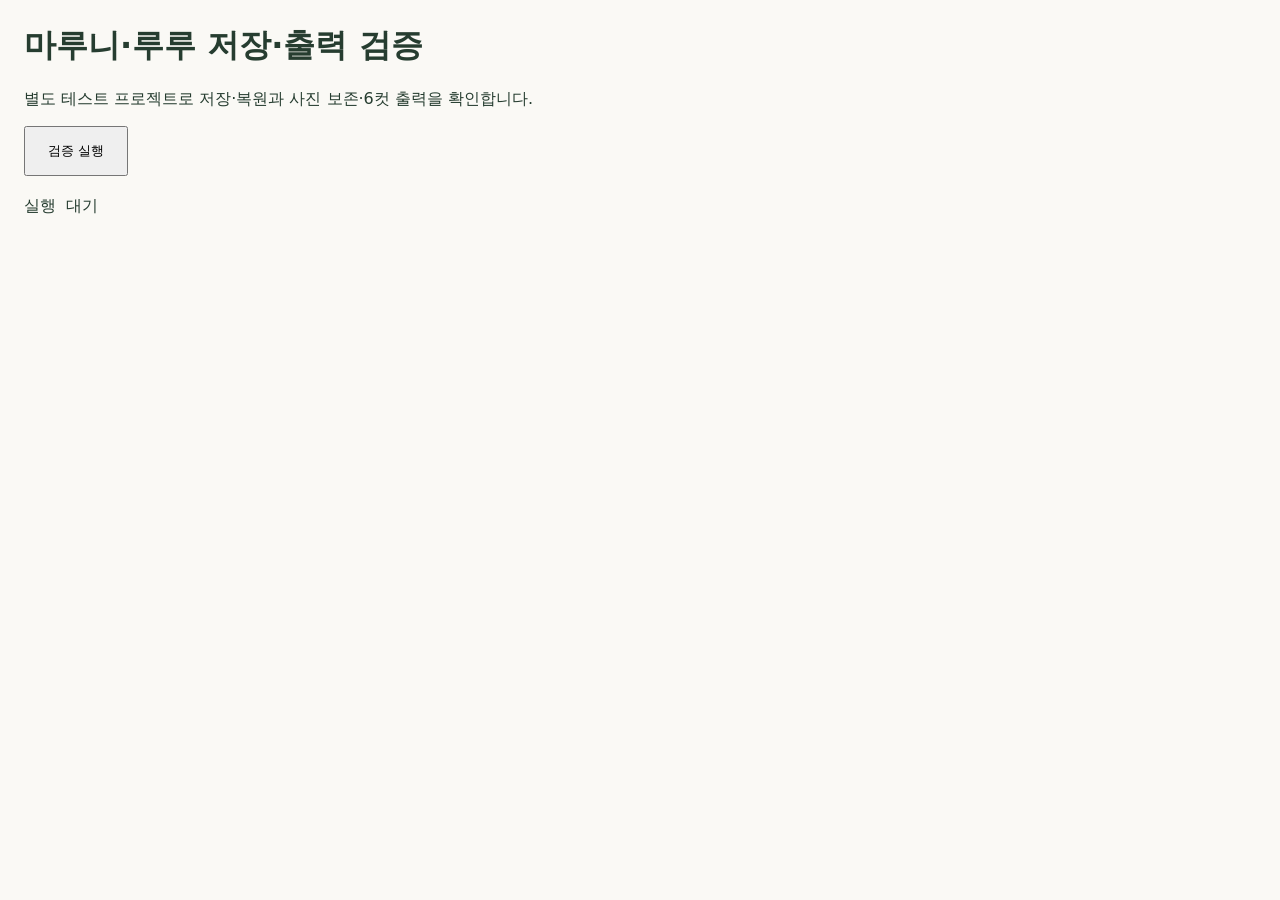
<file: marketing/tests/maruni_story_browser.html>
<!doctype html><html lang="ko"><meta charset="utf-8"><meta name="viewport" content="width=device-width,initial-scale=1"><title>마루니·루루 저장·출력 검증</title><style>body{font:16px system-ui;margin:24px;background:#faf9f5;color:#263d30}button{padding:14px 22px}pre{white-space:pre-wrap;line-height:1.8}canvas{max-width:360px;width:100%;height:auto}</style><h1>마루니·루루 저장·출력 검증</h1><p>별도 테스트 프로젝트로 저장·복원과 사진 보존·6컷 출력을 확인합니다.</p><button id="run">검증 실행</button><pre id="result">실행 대기</pre><canvas id="proof" width="1080" height="1350"></canvas>
<script src="../vendor/fflate-0.8.2.js"></script><script src="../maruni-story-core.js"></script><script src="../maruni-story-store.js"></script><script src="../maruni-story-render.js"></script><script src="../maruni-story-export.js"></script><script src="maruni_story_browser.js"></script></html>
</file>
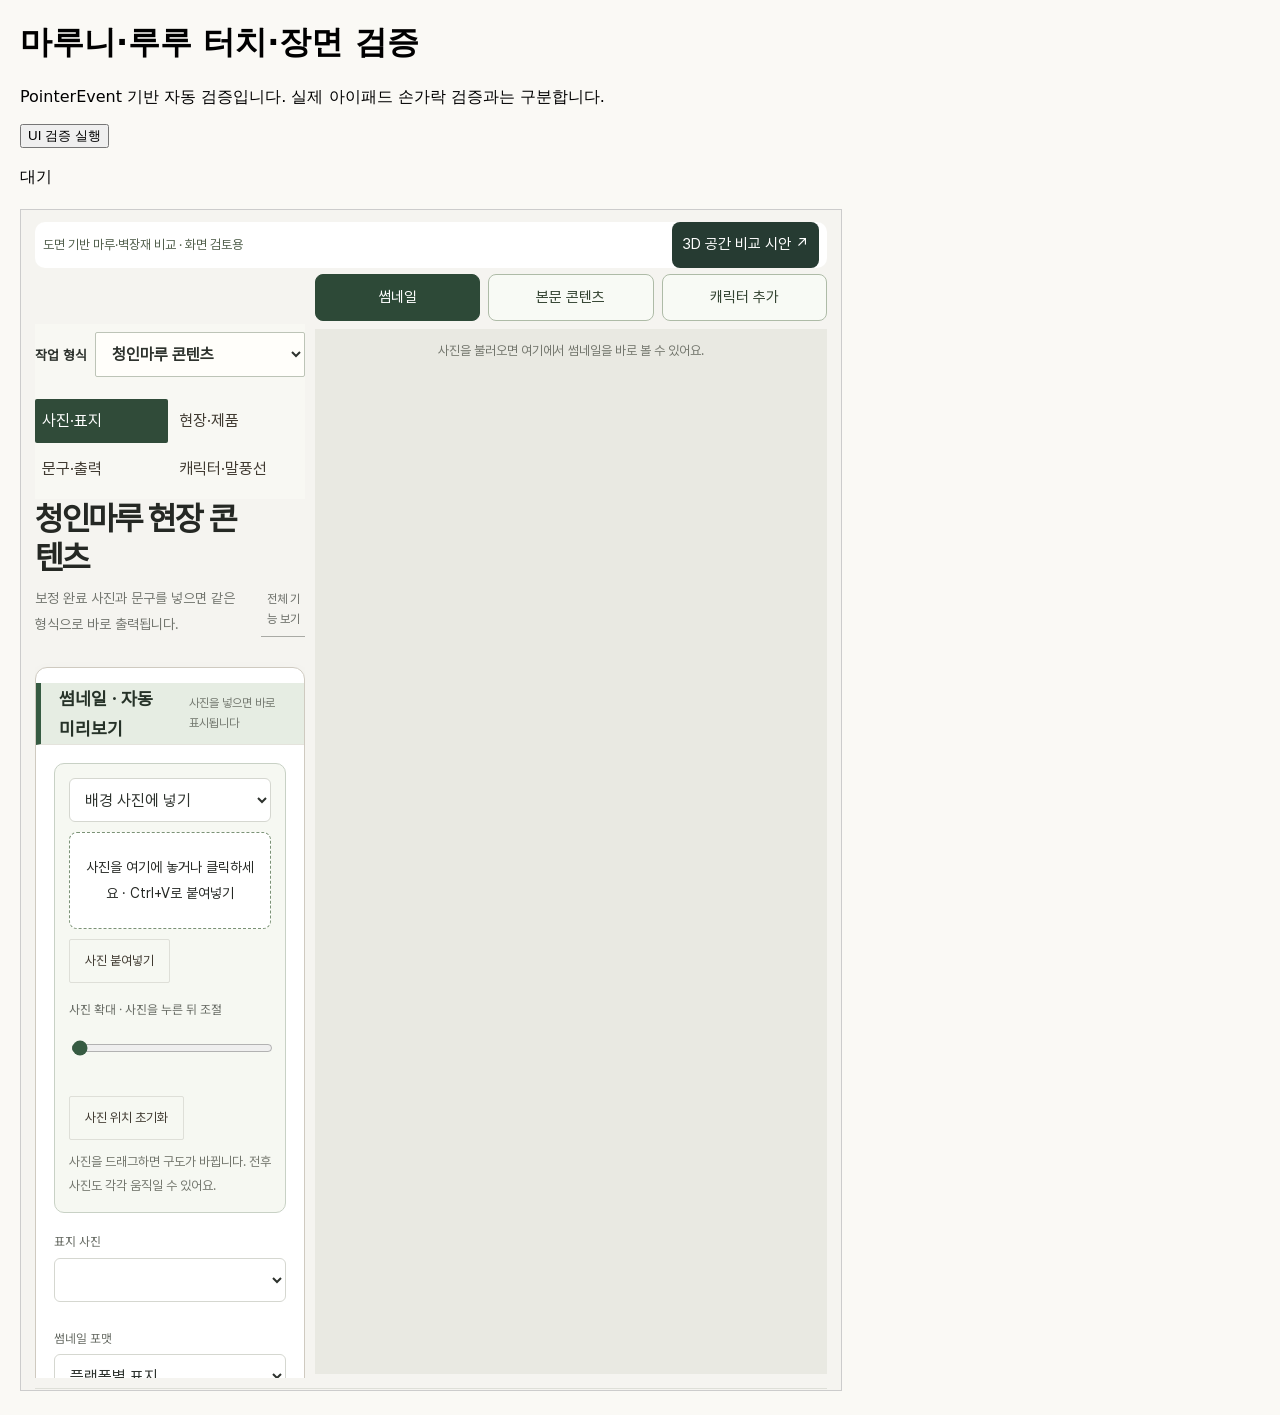
<file: marketing/tests/maruni_story_touch.html>
<!doctype html><html lang="ko"><meta charset="utf-8"><title>마루니·루루 터치·장면 검증</title><style>body{font:16px system-ui;background:#faf9f5;margin:20px}pre{white-space:pre-wrap;line-height:1.8}iframe{width:820px;height:1180px;border:1px solid #ccc;max-width:100%}</style><h1>마루니·루루 터치·장면 검증</h1><p>PointerEvent 기반 자동 검증입니다. 실제 아이패드 손가락 검증과는 구분합니다.</p><button id="run">UI 검증 실행</button><pre id="result">대기</pre><iframe id="editor" title="아이패드 크기 편집기" src="../index.html"></iframe><script src="maruni_story_touch.js"></script></html>
</file>
<file: marketing/fonts/fonts.css>
/* noto-serif-kr-latin-400-normal */
@font-face {
  font-family: "Studio Serif";
  font-style: normal;
  font-display: swap;
  font-weight: 400;
  src: url(./noto-serif-kr-latin-400-normal.woff2) format("woff2");
  unicode-range:
    U+0000-00FF, U+0131, U+0152-0153, U+02BB-02BC, U+02C6, U+02DA, U+02DC,
    U+0304, U+0308, U+0329, U+2000-206F, U+20AC, U+2122, U+2191, U+2193, U+2212,
    U+2215, U+FEFF, U+FFFD;
}

/* noto-serif-kr-cyrillic-400-normal */
@font-face {
  font-family: "Studio Serif";
  font-style: normal;
  font-display: swap;
  font-weight: 400;
  src: url(./noto-serif-kr-cyrillic-400-normal.woff2) format("woff2");
  unicode-range: U+0301, U+0400-045F, U+0490-0491, U+04B0-04B1, U+2116;
}

/* noto-serif-kr-vietnamese-400-normal */
@font-face {
  font-family: "Studio Serif";
  font-style: normal;
  font-display: swap;
  font-weight: 400;
  src: url(./noto-serif-kr-vietnamese-400-normal.woff2) format("woff2");
  unicode-range:
    U+0102-0103, U+0110-0111, U+0128-0129, U+0168-0169, U+01A0-01A1,
    U+01AF-01B0, U+0300-0301, U+0303-0304, U+0308-0309, U+0323, U+0329,
    U+1EA0-1EF9, U+20AB;
}

/* noto-serif-kr-latin-ext-400-normal */
@font-face {
  font-family: "Studio Serif";
  font-style: normal;
  font-display: swap;
  font-weight: 400;
  src: url(./noto-serif-kr-latin-ext-400-normal.woff2) format("woff2");
  unicode-range:
    U+0100-02BA, U+02BD-02C5, U+02C7-02CC, U+02CE-02D7, U+02DD-02FF, U+0304,
    U+0308, U+0329, U+1D00-1DBF, U+1E00-1E9F, U+1EF2-1EFF, U+2020, U+20A0-20AB,
    U+20AD-20C0, U+2113, U+2C60-2C7F, U+A720-A7FF;
}
/* noto-sans-kr-[0]-400-normal */
@font-face {
  font-family: "Studio Sans";
  font-style: normal;
  font-display: swap;
  font-weight: 400;
  src: url(./noto-sans-kr-0-400-normal.woff2) format("woff2");
  unicode-range:
    U+f9ca-fa0b, U+ff03-ff05, U+ff07, U+ff0a-ff0b, U+ff0d-ff19, U+ff1b, U+ff1d,
    U+ff20-ff5b, U+ff5d, U+ffe0-ffe3, U+ffe5-ffe6;
}

/* noto-sans-kr-[1]-400-normal */
@font-face {
  font-family: "Studio Sans";
  font-style: normal;
  font-display: swap;
  font-weight: 400;
  src: url(./noto-sans-kr-1-400-normal.woff2) format("woff2");
  unicode-range: U+f92f-f980, U+f982-f9c9;
}

/* noto-sans-kr-[2]-400-normal */
@font-face {
  font-family: "Studio Sans";
  font-style: normal;
  font-display: swap;
  font-weight: 400;
  src: url(./noto-sans-kr-2-400-normal.woff2) format("woff2");
  unicode-range:
    U+d723-d728, U+d72a-d733, U+d735-d748, U+d74a-d74f, U+d752-d753,
    U+d755-d757, U+d75a-d75f, U+d762-d764, U+d766-d768, U+d76a-d76b,
    U+d76d-d76f, U+d771-d787, U+d789-d78b, U+d78d-d78f, U+d791-d797, U+d79a,
    U+d79c, U+d79e-d7a3, U+f900-f909, U+f90b-f92e;
}

/* noto-sans-kr-[3]-400-normal */
@font-face {
  font-family: "Studio Sans";
  font-style: normal;
  font-display: swap;
  font-weight: 400;
  src: url(./noto-sans-kr-3-400-normal.woff2) format("woff2");
  unicode-range:
    U+d679-d68b, U+d68e-d69e, U+d6a0, U+d6a2-d6a7, U+d6a9-d6c3, U+d6c6-d6c7,
    U+d6c9-d6cb, U+d6cd-d6d3, U+d6d5-d6d6, U+d6d8-d6e3, U+d6e5-d6e7,
    U+d6e9-d6fb, U+d6fd-d717, U+d719-d71f, U+d721-d722;
}

/* noto-sans-kr-[4]-400-normal */
@font-face {
  font-family: "Studio Sans";
  font-style: normal;
  font-display: swap;
  font-weight: 400;
  src: url(./noto-sans-kr-4-400-normal.woff2) format("woff2");
  unicode-range:
    U+d5bc-d5c7, U+d5ca-d5cb, U+d5cd-d5cf, U+d5d1-d5d7, U+d5d9-d5da, U+d5dc,
    U+d5de-d5e3, U+d5e6-d5e7, U+d5e9-d5eb, U+d5ed-d5f6, U+d5f8, U+d5fa-d5ff,
    U+d602-d603, U+d605-d607, U+d609-d60f, U+d612-d613, U+d616-d61b,
    U+d61d-d637, U+d63a-d63b, U+d63d-d63f, U+d641-d647, U+d64a-d64c,
    U+d64e-d653, U+d656-d657, U+d659-d65b, U+d65d-d666, U+d668, U+d66a-d678;
}

/* noto-sans-kr-[5]-400-normal */
@font-face {
  font-family: "Studio Sans";
  font-style: normal;
  font-display: swap;
  font-weight: 400;
  src: url(./noto-sans-kr-5-400-normal.woff2) format("woff2");
  unicode-range:
    U+d507, U+d509-d50b, U+d50d-d513, U+d515-d53b, U+d53e-d53f, U+d541-d543,
    U+d545-d54c, U+d54e, U+d550, U+d552-d557, U+d55a-d55b, U+d55d-d55f,
    U+d561-d564, U+d566-d567, U+d56a, U+d56c, U+d56e-d573, U+d576-d577,
    U+d579-d583, U+d585-d586, U+d58a-d5a4, U+d5a6-d5bb;
}

/* noto-sans-kr-[6]-400-normal */
@font-face {
  font-family: "Studio Sans";
  font-style: normal;
  font-display: swap;
  font-weight: 400;
  src: url(./noto-sans-kr-6-400-normal.woff2) format("woff2");
  unicode-range:
    U+d464-d477, U+d47a-d47b, U+d47d-d47f, U+d481-d487, U+d489-d48a, U+d48c,
    U+d48e-d4e7, U+d4e9-d503, U+d505-d506;
}

/* noto-sans-kr-[7]-400-normal */
@font-face {
  font-family: "Studio Sans";
  font-style: normal;
  font-display: swap;
  font-weight: 400;
  src: url(./noto-sans-kr-7-400-normal.woff2) format("woff2");
  unicode-range:
    U+d3bf-d3c7, U+d3ca-d3cf, U+d3d1-d3eb, U+d3ee-d3ef, U+d3f1-d3f3,
    U+d3f5-d3fb, U+d3fd-d400, U+d402-d45b, U+d45d-d463;
}

/* noto-sans-kr-[8]-400-normal */
@font-face {
  font-family: "Studio Sans";
  font-style: normal;
  font-display: swap;
  font-weight: 400;
  src: url(./noto-sans-kr-8-400-normal.woff2) format("woff2");
  unicode-range:
    U+d2ff, U+d302-d304, U+d306-d30b, U+d30f, U+d311-d313, U+d315-d31b, U+d31e,
    U+d322-d324, U+d326-d327, U+d32a-d32b, U+d32d-d32f, U+d331-d337,
    U+d339-d33c, U+d33e-d37b, U+d37e-d37f, U+d381-d383, U+d385-d38b,
    U+d38e-d390, U+d392-d397, U+d39a-d39b, U+d39d-d39f, U+d3a1-d3a7,
    U+d3a9-d3aa, U+d3ac, U+d3ae-d3b3, U+d3b5-d3b7, U+d3b9-d3bb, U+d3bd-d3be;
}

/* noto-sans-kr-[9]-400-normal */
@font-face {
  font-family: "Studio Sans";
  font-style: normal;
  font-display: swap;
  font-weight: 400;
  src: url(./noto-sans-kr-9-400-normal.woff2) format("woff2");
  unicode-range:
    U+d257-d27f, U+d281-d29b, U+d29d-d29f, U+d2a1-d2ab, U+d2ad-d2b7,
    U+d2ba-d2bb, U+d2bd-d2bf, U+d2c1-d2c7, U+d2c9-d2ef, U+d2f2-d2f3,
    U+d2f5-d2f7, U+d2f9-d2fe;
}

/* noto-sans-kr-[10]-400-normal */
@font-face {
  font-family: "Studio Sans";
  font-style: normal;
  font-display: swap;
  font-weight: 400;
  src: url(./noto-sans-kr-10-400-normal.woff2) format("woff2");
  unicode-range:
    U+d1b4, U+d1b6-d1f3, U+d1f5-d22b, U+d22e-d22f, U+d231-d233, U+d235-d23b,
    U+d23d-d240, U+d242-d256;
}

/* noto-sans-kr-[11]-400-normal */
@font-face {
  font-family: "Studio Sans";
  font-style: normal;
  font-display: swap;
  font-weight: 400;
  src: url(./noto-sans-kr-11-400-normal.woff2) format("woff2");
  unicode-range:
    U+d105-d12f, U+d132-d133, U+d135-d137, U+d139-d13f, U+d141-d142, U+d144,
    U+d146-d14b, U+d14e-d14f, U+d151-d153, U+d155-d15b, U+d15e-d187,
    U+d189-d19f, U+d1a2-d1a3, U+d1a5-d1a7, U+d1a9-d1af, U+d1b2-d1b3;
}

/* noto-sans-kr-[12]-400-normal */
@font-face {
  font-family: "Studio Sans";
  font-style: normal;
  font-display: swap;
  font-weight: 400;
  src: url(./noto-sans-kr-12-400-normal.woff2) format("woff2");
  unicode-range:
    U+d04b-d04f, U+d051-d057, U+d059-d06b, U+d06d-d06f, U+d071-d073,
    U+d075-d07b, U+d07e-d0a3, U+d0a6-d0a7, U+d0a9-d0ab, U+d0ad-d0b3, U+d0b6,
    U+d0b8, U+d0ba-d0bf, U+d0c2-d0c3, U+d0c5-d0c7, U+d0c9-d0cf, U+d0d2,
    U+d0d6-d0db, U+d0de-d0df, U+d0e1-d0e3, U+d0e5-d0eb, U+d0ee-d0f0, U+d0f2-d104;
}

/* noto-sans-kr-[13]-400-normal */
@font-face {
  font-family: "Studio Sans";
  font-style: normal;
  font-display: swap;
  font-weight: 400;
  src: url(./noto-sans-kr-13-400-normal.woff2) format("woff2");
  unicode-range:
    U+cfa2-cfc3, U+cfc5-cfdf, U+cfe2-cfe3, U+cfe5-cfe7, U+cfe9-cff4,
    U+cff6-cffb, U+cffd-cfff, U+d001-d003, U+d005-d017, U+d019-d033,
    U+d036-d037, U+d039-d03b, U+d03d-d04a;
}

/* noto-sans-kr-[14]-400-normal */
@font-face {
  font-family: "Studio Sans";
  font-style: normal;
  font-display: swap;
  font-weight: 400;
  src: url(./noto-sans-kr-14-400-normal.woff2) format("woff2");
  unicode-range:
    U+cef0-cef3, U+cef6, U+cef9-ceff, U+cf01-cf03, U+cf05-cf07, U+cf09-cf0f,
    U+cf11-cf12, U+cf14-cf1b, U+cf1d-cf1f, U+cf21-cf2f, U+cf31-cf53,
    U+cf56-cf57, U+cf59-cf5b, U+cf5d-cf63, U+cf66, U+cf68, U+cf6a-cf6f,
    U+cf71-cf84, U+cf86-cf8b, U+cf8d-cfa1;
}

/* noto-sans-kr-[15]-400-normal */
@font-face {
  font-family: "Studio Sans";
  font-style: normal;
  font-display: swap;
  font-weight: 400;
  src: url(./noto-sans-kr-15-400-normal.woff2) format("woff2");
  unicode-range:
    U+ce3c-ce57, U+ce5a-ce5b, U+ce5d-ce5f, U+ce61-ce67, U+ce6a, U+ce6c,
    U+ce6e-ce73, U+ce76-ce77, U+ce79-ce7b, U+ce7d-ce83, U+ce85-ce88,
    U+ce8a-ce8f, U+ce91-ce93, U+ce95-ce97, U+ce99-ce9f, U+cea2, U+cea4-ceab,
    U+cead-cee3, U+cee6-cee7, U+cee9-ceeb, U+ceed-ceef;
}

/* noto-sans-kr-[16]-400-normal */
@font-face {
  font-family: "Studio Sans";
  font-style: normal;
  font-display: swap;
  font-weight: 400;
  src: url(./noto-sans-kr-16-400-normal.woff2) format("woff2");
  unicode-range:
    U+cd92-cd93, U+cd96-cd97, U+cd99-cd9b, U+cd9d-cda3, U+cda6-cda8,
    U+cdaa-cdaf, U+cdb1-cdc3, U+cdc5-cdcb, U+cdcd-cde7, U+cde9-ce03,
    U+ce05-ce1f, U+ce22-ce34, U+ce36-ce3b;
}

/* noto-sans-kr-[17]-400-normal */
@font-face {
  font-family: "Studio Sans";
  font-style: normal;
  font-display: swap;
  font-weight: 400;
  src: url(./noto-sans-kr-17-400-normal.woff2) format("woff2");
  unicode-range:
    U+ccef-cd07, U+cd0a-cd0b, U+cd0d-cd1a, U+cd1c, U+cd1e-cd2b, U+cd2d-cd5b,
    U+cd5d-cd77, U+cd79-cd91;
}

/* noto-sans-kr-[18]-400-normal */
@font-face {
  font-family: "Studio Sans";
  font-style: normal;
  font-display: swap;
  font-weight: 400;
  src: url(./noto-sans-kr-18-400-normal.woff2) format("woff2");
  unicode-range:
    U+cc3f-cc43, U+cc46-cc47, U+cc49-cc4b, U+cc4d-cc53, U+cc55-cc58,
    U+cc5a-cc5f, U+cc61-cc97, U+cc9a-cc9b, U+cc9d-cc9f, U+cca1-cca7, U+ccaa,
    U+ccac, U+ccae-ccb3, U+ccb6-ccb7, U+ccb9-ccbb, U+ccbd-cccf, U+ccd1-cce3,
    U+cce5-ccee;
}

/* noto-sans-kr-[19]-400-normal */
@font-face {
  font-family: "Studio Sans";
  font-style: normal;
  font-display: swap;
  font-weight: 400;
  src: url(./noto-sans-kr-19-400-normal.woff2) format("woff2");
  unicode-range:
    U+cb91-cbd3, U+cbd5-cbe3, U+cbe5-cc0b, U+cc0e-cc0f, U+cc11-cc13,
    U+cc15-cc1b, U+cc1d-cc20, U+cc23-cc27, U+cc2a-cc2b, U+cc2d, U+cc2f,
    U+cc31-cc37, U+cc3a, U+cc3c;
}

/* noto-sans-kr-[20]-400-normal */
@font-face {
  font-family: "Studio Sans";
  font-style: normal;
  font-display: swap;
  font-weight: 400;
  src: url(./noto-sans-kr-20-400-normal.woff2) format("woff2");
  unicode-range: U+caf4-cb47, U+cb4a-cb90;
}

/* noto-sans-kr-[21]-400-normal */
@font-face {
  font-family: "Studio Sans";
  font-style: normal;
  font-display: swap;
  font-weight: 400;
  src: url(./noto-sans-kr-21-400-normal.woff2) format("woff2");
  unicode-range:
    U+ca4a-ca4b, U+ca4e-ca4f, U+ca51-ca53, U+ca55-ca5b, U+ca5d-ca60,
    U+ca62-ca83, U+ca85-cabb, U+cabe-cabf, U+cac1-cac3, U+cac5-cacb,
    U+cacd-cad0, U+cad2, U+cad4-cad8, U+cada-caf3;
}

/* noto-sans-kr-[22]-400-normal */
@font-face {
  font-family: "Studio Sans";
  font-style: normal;
  font-display: swap;
  font-weight: 400;
  src: url(./noto-sans-kr-22-400-normal.woff2) format("woff2");
  unicode-range:
    U+c996-c997, U+c99a-c99c, U+c99e-c9bf, U+c9c2-c9c3, U+c9c5-c9c7,
    U+c9c9-c9cf, U+c9d2, U+c9d4, U+c9d7-c9d8, U+c9db, U+c9de-c9df, U+c9e1-c9e3,
    U+c9e5-c9e6, U+c9e8-c9eb, U+c9ee-c9f0, U+c9f2-c9f7, U+c9f9-ca0b,
    U+ca0d-ca28, U+ca2a-ca49;
}

/* noto-sans-kr-[23]-400-normal */
@font-face {
  font-family: "Studio Sans";
  font-style: normal;
  font-display: swap;
  font-weight: 400;
  src: url(./noto-sans-kr-23-400-normal.woff2) format("woff2");
  unicode-range:
    U+c8e9-c8f4, U+c8f6-c8fb, U+c8fe-c8ff, U+c901-c903, U+c905-c90b,
    U+c90e-c910, U+c912-c917, U+c919-c92b, U+c92d-c94f, U+c951-c953,
    U+c955-c96b, U+c96d-c973, U+c975-c987, U+c98a-c98b, U+c98d-c98f, U+c991-c995;
}

/* noto-sans-kr-[24]-400-normal */
@font-face {
  font-family: "Studio Sans";
  font-style: normal;
  font-display: swap;
  font-weight: 400;
  src: url(./noto-sans-kr-24-400-normal.woff2) format("woff2");
  unicode-range:
    U+c841-c84b, U+c84d-c86f, U+c872-c873, U+c875-c877, U+c879-c87f,
    U+c882-c884, U+c887-c88a, U+c88d-c8c3, U+c8c5-c8df, U+c8e1-c8e8;
}

/* noto-sans-kr-[25]-400-normal */
@font-face {
  font-family: "Studio Sans";
  font-style: normal;
  font-display: swap;
  font-weight: 400;
  src: url(./noto-sans-kr-25-400-normal.woff2) format("woff2");
  unicode-range:
    U+c779-c77b, U+c77e-c782, U+c786, U+c78b, U+c78d, U+c78f, U+c792-c793,
    U+c795, U+c797, U+c799-c79f, U+c7a2, U+c7a7-c7ab, U+c7ae-c7bb, U+c7bd-c7c0,
    U+c7c2-c7c7, U+c7c9-c7dc, U+c7de-c7ff, U+c802-c803, U+c805-c807, U+c809,
    U+c80b-c80f, U+c812, U+c814, U+c817-c81b, U+c81e-c81f, U+c821-c823,
    U+c825-c82e, U+c830-c837, U+c839-c83b, U+c83d-c840;
}

/* noto-sans-kr-[26]-400-normal */
@font-face {
  font-family: "Studio Sans";
  font-style: normal;
  font-display: swap;
  font-weight: 400;
  src: url(./noto-sans-kr-26-400-normal.woff2) format("woff2");
  unicode-range:
    U+c6bb-c6bf, U+c6c2, U+c6c4, U+c6c6-c6cb, U+c6ce-c6cf, U+c6d1-c6d3,
    U+c6d5-c6db, U+c6dd-c6df, U+c6e1-c6e7, U+c6e9-c6eb, U+c6ed-c6ef,
    U+c6f1-c6f8, U+c6fa-c703, U+c705-c707, U+c709-c70b, U+c70d-c716, U+c718,
    U+c71a-c71f, U+c722-c723, U+c725-c727, U+c729-c734, U+c736-c73b,
    U+c73e-c73f, U+c741-c743, U+c745-c74b, U+c74e-c750, U+c752-c757,
    U+c759-c773, U+c776-c777;
}

/* noto-sans-kr-[27]-400-normal */
@font-face {
  font-family: "Studio Sans";
  font-style: normal;
  font-display: swap;
  font-weight: 400;
  src: url(./noto-sans-kr-27-400-normal.woff2) format("woff2");
  unicode-range:
    U+c5f5-c5fb, U+c5fe, U+c602-c605, U+c607, U+c609-c60f, U+c611-c61a,
    U+c61c-c623, U+c626-c627, U+c629-c62b, U+c62d, U+c62f-c632, U+c636, U+c638,
    U+c63a-c63f, U+c642-c643, U+c645-c647, U+c649-c652, U+c656-c65b,
    U+c65d-c65f, U+c661-c663, U+c665-c677, U+c679-c67b, U+c67d-c693,
    U+c696-c697, U+c699-c69b, U+c69d-c6a3, U+c6a6, U+c6a8, U+c6aa-c6af,
    U+c6b2-c6b3, U+c6b5-c6b7, U+c6b9-c6ba;
}

/* noto-sans-kr-[28]-400-normal */
@font-face {
  font-family: "Studio Sans";
  font-style: normal;
  font-display: swap;
  font-weight: 400;
  src: url(./noto-sans-kr-28-400-normal.woff2) format("woff2");
  unicode-range:
    U+c517-c527, U+c52a-c52b, U+c52d-c52f, U+c531-c538, U+c53a, U+c53c,
    U+c53e-c543, U+c546-c547, U+c54b, U+c54d-c552, U+c556, U+c55a-c55b, U+c55d,
    U+c55f, U+c562-c563, U+c565-c567, U+c569-c56f, U+c572, U+c574, U+c576-c57b,
    U+c57e-c57f, U+c581-c583, U+c585-c586, U+c588-c58b, U+c58e, U+c590,
    U+c592-c596, U+c599-c5b3, U+c5b6-c5b7, U+c5ba, U+c5be-c5c3, U+c5ca-c5cb,
    U+c5cd, U+c5cf, U+c5d2-c5d3, U+c5d5-c5d7, U+c5d9-c5df, U+c5e1-c5e2, U+c5e4,
    U+c5e6-c5eb, U+c5ef, U+c5f1-c5f3;
}

/* noto-sans-kr-[29]-400-normal */
@font-face {
  font-family: "Studio Sans";
  font-style: normal;
  font-display: swap;
  font-weight: 400;
  src: url(./noto-sans-kr-29-400-normal.woff2) format("woff2");
  unicode-range:
    U+c475-c4ef, U+c4f2-c4f3, U+c4f5-c4f7, U+c4f9-c4ff, U+c502-c50b, U+c50d-c516;
}

/* noto-sans-kr-[30]-400-normal */
@font-face {
  font-family: "Studio Sans";
  font-style: normal;
  font-display: swap;
  font-weight: 400;
  src: url(./noto-sans-kr-30-400-normal.woff2) format("woff2");
  unicode-range:
    U+c3d0-c3d7, U+c3da-c3db, U+c3dd-c3de, U+c3e1-c3ec, U+c3ee-c3f3,
    U+c3f5-c42b, U+c42d-c463, U+c466-c474;
}

/* noto-sans-kr-[31]-400-normal */
@font-face {
  font-family: "Studio Sans";
  font-style: normal;
  font-display: swap;
  font-weight: 400;
  src: url(./noto-sans-kr-31-400-normal.woff2) format("woff2");
  unicode-range:
    U+c32b-c367, U+c36a-c36b, U+c36d-c36f, U+c371-c377, U+c37a-c37b,
    U+c37e-c383, U+c385-c387, U+c389-c3cf;
}

/* noto-sans-kr-[32]-400-normal */
@font-face {
  font-family: "Studio Sans";
  font-style: normal;
  font-display: swap;
  font-weight: 400;
  src: url(./noto-sans-kr-32-400-normal.woff2) format("woff2");
  unicode-range:
    U+c26a-c26b, U+c26d-c26f, U+c271-c273, U+c275-c27b, U+c27e-c287,
    U+c289-c28f, U+c291-c297, U+c299-c29a, U+c29c-c2a3, U+c2a5-c2a7,
    U+c2a9-c2ab, U+c2ad-c2b3, U+c2b6, U+c2b8, U+c2ba-c2bb, U+c2bd-c2db,
    U+c2de-c2df, U+c2e1-c2e2, U+c2e5-c2ea, U+c2ee, U+c2f0, U+c2f2-c2f5, U+c2f7,
    U+c2fa-c2fb, U+c2fd-c2ff, U+c301-c307, U+c309-c30c, U+c30e-c312,
    U+c315-c323, U+c325-c328, U+c32a;
}

/* noto-sans-kr-[33]-400-normal */
@font-face {
  font-family: "Studio Sans";
  font-style: normal;
  font-display: swap;
  font-weight: 400;
  src: url(./noto-sans-kr-33-400-normal.woff2) format("woff2");
  unicode-range:
    U+c1bc-c1c3, U+c1c5-c1df, U+c1e1-c1fb, U+c1fd-c203, U+c205-c20c, U+c20e,
    U+c210-c217, U+c21a-c21b, U+c21d-c21e, U+c221-c227, U+c229-c22a, U+c22c,
    U+c22e, U+c230, U+c233-c24f, U+c251-c257, U+c259-c269;
}

/* noto-sans-kr-[34]-400-normal */
@font-face {
  font-family: "Studio Sans";
  font-style: normal;
  font-display: swap;
  font-weight: 400;
  src: url(./noto-sans-kr-34-400-normal.woff2) format("woff2");
  unicode-range:
    U+c101-c11b, U+c11f, U+c121-c123, U+c125-c12b, U+c12e, U+c132-c137,
    U+c13a-c13b, U+c13d-c13f, U+c141-c147, U+c14a, U+c14c-c153, U+c155-c157,
    U+c159-c15b, U+c15d-c166, U+c169-c16f, U+c171-c177, U+c179-c18b,
    U+c18e-c18f, U+c191-c193, U+c195-c19b, U+c19d-c19e, U+c1a0, U+c1a2-c1a4,
    U+c1a6-c1bb;
}

/* noto-sans-kr-[35]-400-normal */
@font-face {
  font-family: "Studio Sans";
  font-style: normal;
  font-display: swap;
  font-weight: 400;
  src: url(./noto-sans-kr-35-400-normal.woff2) format("woff2");
  unicode-range:
    U+c049-c057, U+c059-c05b, U+c05d-c05f, U+c061-c067, U+c069-c08f,
    U+c091-c0ab, U+c0ae-c0af, U+c0b1-c0b3, U+c0b5, U+c0b7-c0bb, U+c0be,
    U+c0c2-c0c7, U+c0ca-c0cb, U+c0cd-c0cf, U+c0d1-c0d7, U+c0d9-c0da, U+c0dc,
    U+c0de-c0e3, U+c0e5-c0eb, U+c0ed-c0f3, U+c0f6, U+c0f8, U+c0fa-c0ff;
}

/* noto-sans-kr-[36]-400-normal */
@font-face {
  font-family: "Studio Sans";
  font-style: normal;
  font-display: swap;
  font-weight: 400;
  src: url(./noto-sans-kr-36-400-normal.woff2) format("woff2");
  unicode-range:
    U+bfa7-bfaf, U+bfb1-bfc4, U+bfc6-bfcb, U+bfce-bfcf, U+bfd1-bfd3,
    U+bfd5-bfdb, U+bfdd-c048;
}

/* noto-sans-kr-[37]-400-normal */
@font-face {
  font-family: "Studio Sans";
  font-style: normal;
  font-display: swap;
  font-weight: 400;
  src: url(./noto-sans-kr-37-400-normal.woff2) format("woff2");
  unicode-range: U+bf07, U+bf09-bf3f, U+bf41-bf4f, U+bf52-bf54, U+bf56-bfa6;
}

/* noto-sans-kr-[38]-400-normal */
@font-face {
  font-family: "Studio Sans";
  font-style: normal;
  font-display: swap;
  font-weight: 400;
  src: url(./noto-sans-kr-38-400-normal.woff2) format("woff2");
  unicode-range:
    U+be56, U+be58, U+be5c-be5f, U+be62-be63, U+be65-be67, U+be69-be74,
    U+be76-be7b, U+be7e-be7f, U+be81-be8e, U+be90, U+be92-bea7, U+bea9-becf,
    U+bed2-bed3, U+bed5-bed6, U+bed9-bee3, U+bee6-bf06;
}

/* noto-sans-kr-[39]-400-normal */
@font-face {
  font-family: "Studio Sans";
  font-style: normal;
  font-display: swap;
  font-weight: 400;
  src: url(./noto-sans-kr-39-400-normal.woff2) format("woff2");
  unicode-range:
    U+bdb0-bdd3, U+bdd5-bdef, U+bdf1-be0b, U+be0d-be0f, U+be11-be13,
    U+be15-be43, U+be46-be47, U+be49-be4b, U+be4d-be53;
}

/* noto-sans-kr-[40]-400-normal */
@font-face {
  font-family: "Studio Sans";
  font-style: normal;
  font-display: swap;
  font-weight: 400;
  src: url(./noto-sans-kr-40-400-normal.woff2) format("woff2");
  unicode-range:
    U+bd03, U+bd06, U+bd08, U+bd0a-bd0f, U+bd11-bd22, U+bd25-bd47, U+bd49-bd58,
    U+bd5a-bd7f, U+bd82-bd83, U+bd85-bd87, U+bd8a-bd8f, U+bd91-bd92, U+bd94,
    U+bd96-bd98, U+bd9a-bdaf;
}

/* noto-sans-kr-[41]-400-normal */
@font-face {
  font-family: "Studio Sans";
  font-style: normal;
  font-display: swap;
  font-weight: 400;
  src: url(./noto-sans-kr-41-400-normal.woff2) format("woff2");
  unicode-range:
    U+bc4e-bc83, U+bc86-bc87, U+bc89-bc8b, U+bc8d-bc93, U+bc96, U+bc98,
    U+bc9b-bc9f, U+bca2-bca3, U+bca5-bca7, U+bca9-bcb2, U+bcb4-bcbb,
    U+bcbe-bcbf, U+bcc1-bcc3, U+bcc5-bccc, U+bcce-bcd0, U+bcd2-bcd4,
    U+bcd6-bcf3, U+bcf7, U+bcf9-bcfb, U+bcfd-bd02;
}

/* noto-sans-kr-[42]-400-normal */
@font-face {
  font-family: "Studio Sans";
  font-style: normal;
  font-display: swap;
  font-weight: 400;
  src: url(./noto-sans-kr-42-400-normal.woff2) format("woff2");
  unicode-range:
    U+bb90-bba3, U+bba5-bbab, U+bbad-bbbf, U+bbc1-bbf7, U+bbfa-bbfb,
    U+bbfd-bbfe, U+bc01-bc07, U+bc09-bc0a, U+bc0e, U+bc10, U+bc12-bc13, U+bc17,
    U+bc19-bc1a, U+bc1e, U+bc20-bc23, U+bc26, U+bc28, U+bc2a-bc2c, U+bc2e-bc2f,
    U+bc32-bc33, U+bc35-bc37, U+bc39-bc3f, U+bc41-bc42, U+bc44, U+bc46-bc48,
    U+bc4a-bc4d;
}

/* noto-sans-kr-[43]-400-normal */
@font-face {
  font-family: "Studio Sans";
  font-style: normal;
  font-display: swap;
  font-weight: 400;
  src: url(./noto-sans-kr-43-400-normal.woff2) format("woff2");
  unicode-range:
    U+bae6-bafb, U+bafd-bb17, U+bb19-bb33, U+bb37, U+bb39-bb3a, U+bb3d-bb43,
    U+bb45-bb46, U+bb48, U+bb4a-bb4f, U+bb51-bb53, U+bb55-bb57, U+bb59-bb62,
    U+bb64-bb8f;
}

/* noto-sans-kr-[44]-400-normal */
@font-face {
  font-family: "Studio Sans";
  font-style: normal;
  font-display: swap;
  font-weight: 400;
  src: url(./noto-sans-kr-44-400-normal.woff2) format("woff2");
  unicode-range:
    U+ba30-ba37, U+ba3a-ba3b, U+ba3d-ba3f, U+ba41-ba47, U+ba49-ba4a, U+ba4c,
    U+ba4e-ba53, U+ba56-ba57, U+ba59-ba5b, U+ba5d-ba63, U+ba65-ba66,
    U+ba68-ba6f, U+ba71-ba73, U+ba75-ba77, U+ba79-ba84, U+ba86, U+ba88-baa7,
    U+baaa, U+baad-baaf, U+bab1-bab7, U+baba, U+babc, U+babe-bae5;
}

/* noto-sans-kr-[45]-400-normal */
@font-face {
  font-family: "Studio Sans";
  font-style: normal;
  font-display: swap;
  font-weight: 400;
  src: url(./noto-sans-kr-45-400-normal.woff2) format("woff2");
  unicode-range:
    U+b96e-b973, U+b976-b977, U+b979-b97b, U+b97d-b983, U+b986, U+b988,
    U+b98a-b98d, U+b98f-b9ab, U+b9ae-b9af, U+b9b1-b9b3, U+b9b5-b9bb, U+b9be,
    U+b9c0, U+b9c2-b9c7, U+b9ca-b9cb, U+b9cd, U+b9d2-b9d7, U+b9da, U+b9dc,
    U+b9df-b9e0, U+b9e2, U+b9e6-b9e7, U+b9e9-b9f3, U+b9f6, U+b9f8, U+b9fb-ba2f;
}

/* noto-sans-kr-[46]-400-normal */
@font-face {
  font-family: "Studio Sans";
  font-style: normal;
  font-display: swap;
  font-weight: 400;
  src: url(./noto-sans-kr-46-400-normal.woff2) format("woff2");
  unicode-range:
    U+b8bf-b8cb, U+b8cd-b8e0, U+b8e2-b8e7, U+b8ea-b8eb, U+b8ed-b8ef,
    U+b8f1-b8f7, U+b8fa, U+b8fc, U+b8fe-b903, U+b905-b917, U+b919-b91f,
    U+b921-b93b, U+b93d-b957, U+b95a-b95b, U+b95d-b95f, U+b961-b967, U+b969-b96c;
}

/* noto-sans-kr-[47]-400-normal */
@font-face {
  font-family: "Studio Sans";
  font-style: normal;
  font-display: swap;
  font-weight: 400;
  src: url(./noto-sans-kr-47-400-normal.woff2) format("woff2");
  unicode-range:
    U+b80d-b80f, U+b811-b817, U+b81a, U+b81c-b823, U+b826-b827, U+b829-b82b,
    U+b82d-b833, U+b836, U+b83a-b83f, U+b841-b85b, U+b85e-b85f, U+b861-b863,
    U+b865-b86b, U+b86e, U+b870, U+b872-b8af, U+b8b1-b8be;
}

/* noto-sans-kr-[48]-400-normal */
@font-face {
  font-family: "Studio Sans";
  font-style: normal;
  font-display: swap;
  font-weight: 400;
  src: url(./noto-sans-kr-48-400-normal.woff2) format("woff2");
  unicode-range:
    U+b74d-b75f, U+b761-b763, U+b765-b774, U+b776-b77b, U+b77e-b77f,
    U+b781-b783, U+b785-b78b, U+b78e, U+b792-b796, U+b79a-b79b, U+b79d-b7a7,
    U+b7aa, U+b7ae-b7b3, U+b7b6-b7c8, U+b7ca-b7eb, U+b7ee-b7ef, U+b7f1-b7f3,
    U+b7f5-b7fb, U+b7fe, U+b802-b806, U+b80a-b80b;
}

/* noto-sans-kr-[49]-400-normal */
@font-face {
  font-family: "Studio Sans";
  font-style: normal;
  font-display: swap;
  font-weight: 400;
  src: url(./noto-sans-kr-49-400-normal.woff2) format("woff2");
  unicode-range:
    U+b6a7-b6aa, U+b6ac-b6b0, U+b6b2-b6ef, U+b6f1-b727, U+b72a-b72b,
    U+b72d-b72e, U+b731-b737, U+b739-b73a, U+b73c-b743, U+b745-b74c;
}

/* noto-sans-kr-[50]-400-normal */
@font-face {
  font-family: "Studio Sans";
  font-style: normal;
  font-display: swap;
  font-weight: 400;
  src: url(./noto-sans-kr-50-400-normal.woff2) format("woff2");
  unicode-range:
    U+b605-b60f, U+b612-b617, U+b619-b624, U+b626-b69b, U+b69e-b6a3, U+b6a5-b6a6;
}

/* noto-sans-kr-[51]-400-normal */
@font-face {
  font-family: "Studio Sans";
  font-style: normal;
  font-display: swap;
  font-weight: 400;
  src: url(./noto-sans-kr-51-400-normal.woff2) format("woff2");
  unicode-range:
    U+b55f, U+b562-b583, U+b585-b59f, U+b5a2-b5a3, U+b5a5-b5a7, U+b5a9-b5b2,
    U+b5b5-b5ba, U+b5bd-b604;
}

/* noto-sans-kr-[52]-400-normal */
@font-face {
  font-family: "Studio Sans";
  font-style: normal;
  font-display: swap;
  font-weight: 400;
  src: url(./noto-sans-kr-52-400-normal.woff2) format("woff2");
  unicode-range:
    U+b4a5-b4b6, U+b4b8-b4bf, U+b4c1-b4c7, U+b4c9-b4db, U+b4de-b4df,
    U+b4e1-b4e2, U+b4e5-b4eb, U+b4ee, U+b4f0, U+b4f2-b513, U+b516-b517,
    U+b519-b51a, U+b51d-b523, U+b526, U+b528, U+b52b-b52f, U+b532-b533,
    U+b535-b537, U+b539-b53f, U+b541-b544, U+b546-b54b, U+b54d-b54f,
    U+b551-b55b, U+b55d-b55e;
}

/* noto-sans-kr-[53]-400-normal */
@font-face {
  font-family: "Studio Sans";
  font-style: normal;
  font-display: swap;
  font-weight: 400;
  src: url(./noto-sans-kr-53-400-normal.woff2) format("woff2");
  unicode-range:
    U+b3f8-b3fb, U+b3fd-b40f, U+b411-b417, U+b419-b41b, U+b41d-b41f,
    U+b421-b427, U+b42a-b42b, U+b42d-b44f, U+b452-b453, U+b455-b457,
    U+b459-b45f, U+b462-b464, U+b466-b46b, U+b46d-b47f, U+b481-b4a3;
}

/* noto-sans-kr-[54]-400-normal */
@font-face {
  font-family: "Studio Sans";
  font-style: normal;
  font-display: swap;
  font-weight: 400;
  src: url(./noto-sans-kr-54-400-normal.woff2) format("woff2");
  unicode-range:
    U+b342-b353, U+b356-b357, U+b359-b35b, U+b35d-b35e, U+b360-b363, U+b366,
    U+b368, U+b36a-b36d, U+b36f, U+b372-b373, U+b375-b377, U+b379-b37f,
    U+b381-b382, U+b384, U+b386-b38b, U+b38d-b3c3, U+b3c6-b3c7, U+b3c9-b3ca,
    U+b3cd-b3d3, U+b3d6, U+b3d8, U+b3da-b3f7;
}

/* noto-sans-kr-[55]-400-normal */
@font-face {
  font-family: "Studio Sans";
  font-style: normal;
  font-display: swap;
  font-weight: 400;
  src: url(./noto-sans-kr-55-400-normal.woff2) format("woff2");
  unicode-range:
    U+b27c-b283, U+b285-b28f, U+b292-b293, U+b295-b297, U+b29a-b29f,
    U+b2a1-b2a4, U+b2a7-b2a9, U+b2ab, U+b2ad-b2c7, U+b2ca-b2cb, U+b2cd-b2cf,
    U+b2d1-b2d7, U+b2da, U+b2dc, U+b2de-b2e3, U+b2e7, U+b2e9-b2ea, U+b2ef-b2f3,
    U+b2f6, U+b2f8, U+b2fa-b2fb, U+b2fd-b2fe, U+b302-b303, U+b305-b307,
    U+b309-b30f, U+b312, U+b316-b31b, U+b31d-b341;
}

/* noto-sans-kr-[56]-400-normal */
@font-face {
  font-family: "Studio Sans";
  font-style: normal;
  font-display: swap;
  font-weight: 400;
  src: url(./noto-sans-kr-56-400-normal.woff2) format("woff2");
  unicode-range:
    U+b1d6-b1e7, U+b1e9-b1fc, U+b1fe-b203, U+b206-b207, U+b209-b20b,
    U+b20d-b213, U+b216-b21f, U+b221-b257, U+b259-b273, U+b275-b27b;
}

/* noto-sans-kr-[57]-400-normal */
@font-face {
  font-family: "Studio Sans";
  font-style: normal;
  font-display: swap;
  font-weight: 400;
  src: url(./noto-sans-kr-57-400-normal.woff2) format("woff2");
  unicode-range:
    U+b120-b122, U+b126-b127, U+b129-b12b, U+b12d-b133, U+b136, U+b138,
    U+b13a-b13f, U+b142-b143, U+b145-b14f, U+b151-b153, U+b156-b157,
    U+b159-b177, U+b17a-b17b, U+b17d-b17f, U+b181-b187, U+b189-b18c,
    U+b18e-b191, U+b195-b1a7, U+b1a9-b1cb, U+b1cd-b1d5;
}

/* noto-sans-kr-[58]-400-normal */
@font-face {
  font-family: "Studio Sans";
  font-style: normal;
  font-display: swap;
  font-weight: 400;
  src: url(./noto-sans-kr-58-400-normal.woff2) format("woff2");
  unicode-range:
    U+b05f-b07b, U+b07e-b07f, U+b081-b083, U+b085-b08b, U+b08d-b097, U+b09b,
    U+b09d-b09f, U+b0a2-b0a7, U+b0aa, U+b0b0, U+b0b2, U+b0b6-b0b7, U+b0b9-b0bb,
    U+b0bd-b0c3, U+b0c6-b0c7, U+b0ca-b0cf, U+b0d1-b0df, U+b0e1-b0e4,
    U+b0e6-b107, U+b10a-b10b, U+b10d-b10f, U+b111-b112, U+b114-b117,
    U+b119-b11a, U+b11c-b11f;
}

/* noto-sans-kr-[59]-400-normal */
@font-face {
  font-family: "Studio Sans";
  font-style: normal;
  font-display: swap;
  font-weight: 400;
  src: url(./noto-sans-kr-59-400-normal.woff2) format("woff2");
  unicode-range:
    U+afac-afb7, U+afba-afbb, U+afbd-afbf, U+afc1-afc6, U+afca-afcc,
    U+afce-afd3, U+afd5-afe7, U+afe9-afef, U+aff1-b00b, U+b00d-b00f,
    U+b011-b013, U+b015-b01b, U+b01d-b027, U+b029-b043, U+b045-b047, U+b049,
    U+b04b, U+b04d-b052, U+b055-b056, U+b058-b05c, U+b05e;
}

/* noto-sans-kr-[60]-400-normal */
@font-face {
  font-family: "Studio Sans";
  font-style: normal;
  font-display: swap;
  font-weight: 400;
  src: url(./noto-sans-kr-60-400-normal.woff2) format("woff2");
  unicode-range:
    U+af03-af07, U+af09-af2b, U+af2e-af33, U+af35-af3b, U+af3e-af40,
    U+af44-af47, U+af4a-af5c, U+af5e-af63, U+af65-af7f, U+af81-afab;
}

/* noto-sans-kr-[61]-400-normal */
@font-face {
  font-family: "Studio Sans";
  font-style: normal;
  font-display: swap;
  font-weight: 400;
  src: url(./noto-sans-kr-61-400-normal.woff2) format("woff2");
  unicode-range:
    U+ae56-ae5b, U+ae5e-ae60, U+ae62-ae64, U+ae66-ae67, U+ae69-ae6b,
    U+ae6d-ae83, U+ae85-aebb, U+aebf, U+aec1-aec3, U+aec5-aecb, U+aece, U+aed0,
    U+aed2-aed7, U+aed9-aef3, U+aef5-af02;
}

/* noto-sans-kr-[62]-400-normal */
@font-face {
  font-family: "Studio Sans";
  font-style: normal;
  font-display: swap;
  font-weight: 400;
  src: url(./noto-sans-kr-62-400-normal.woff2) format("woff2");
  unicode-range:
    U+ad9c-ada3, U+ada5-adbf, U+adc1-adc3, U+adc5-adc7, U+adc9-add2,
    U+add4-addb, U+addd-addf, U+ade1-ade3, U+ade5-adf7, U+adfa-adfb,
    U+adfd-adff, U+ae02-ae07, U+ae0a, U+ae0c, U+ae0e-ae13, U+ae15-ae2f,
    U+ae31-ae33, U+ae35-ae37, U+ae39-ae3f, U+ae42, U+ae44, U+ae46-ae49, U+ae4b,
    U+ae4f, U+ae51-ae53, U+ae55;
}

/* noto-sans-kr-[63]-400-normal */
@font-face {
  font-family: "Studio Sans";
  font-style: normal;
  font-display: swap;
  font-weight: 400;
  src: url(./noto-sans-kr-63-400-normal.woff2) format("woff2");
  unicode-range:
    U+ace2-ace3, U+ace5-ace6, U+ace9-acef, U+acf2, U+acf4, U+acf7-acfb,
    U+acfe-acff, U+ad01-ad03, U+ad05-ad0b, U+ad0d-ad10, U+ad12-ad1b,
    U+ad1d-ad33, U+ad35-ad48, U+ad4a-ad4f, U+ad51-ad6b, U+ad6e-ad6f,
    U+ad71-ad72, U+ad77-ad7c, U+ad7e, U+ad80, U+ad82-ad87, U+ad89-ad8b,
    U+ad8d-ad8f, U+ad91-ad9b;
}

/* noto-sans-kr-[64]-400-normal */
@font-face {
  font-family: "Studio Sans";
  font-style: normal;
  font-display: swap;
  font-weight: 400;
  src: url(./noto-sans-kr-64-400-normal.woff2) format("woff2");
  unicode-range:
    U+ac25-ac2c, U+ac2e, U+ac30, U+ac32-ac37, U+ac39-ac3f, U+ac41-ac4c,
    U+ac4e-ac6f, U+ac72-ac73, U+ac75-ac76, U+ac79-ac7f, U+ac82, U+ac84-ac88,
    U+ac8a-ac8b, U+ac8d-ac8f, U+ac91-ac93, U+ac95-ac9b, U+ac9d-ac9e,
    U+aca1-aca7, U+acab, U+acad-acaf, U+acb1-acb7, U+acba-acbb, U+acbe-acc0,
    U+acc2-acc3, U+acc5-acdf;
}

/* noto-sans-kr-[65]-400-normal */
@font-face {
  font-family: "Studio Sans";
  font-style: normal;
  font-display: swap;
  font-weight: 400;
  src: url(./noto-sans-kr-65-400-normal.woff2) format("woff2");
  unicode-range:
    U+99df, U+99ed, U+99f1, U+99ff, U+9a01, U+9a08, U+9a0e-9a0f, U+9a19, U+9a2b,
    U+9a30, U+9a36-9a37, U+9a40, U+9a43, U+9a45, U+9a4d, U+9a55, U+9a57,
    U+9a5a-9a5b, U+9a5f, U+9a62, U+9a65, U+9a69-9a6a, U+9aa8, U+9ab8, U+9ad3,
    U+9ae5, U+9aee, U+9b1a, U+9b27, U+9b2a, U+9b31, U+9b3c, U+9b41-9b45, U+9b4f,
    U+9b54, U+9b5a, U+9b6f, U+9b8e, U+9b91, U+9b9f, U+9bab, U+9bae, U+9bc9,
    U+9bd6, U+9be4, U+9be8, U+9c0d, U+9c10, U+9c12, U+9c15, U+9c25, U+9c32,
    U+9c3b, U+9c47, U+9c49, U+9c57, U+9ce5, U+9ce7, U+9ce9, U+9cf3-9cf4, U+9cf6,
    U+9d09, U+9d1b, U+9d26, U+9d28, U+9d3b, U+9d51, U+9d5d, U+9d60-9d61, U+9d6c,
    U+9d72, U+9da9, U+9daf, U+9db4, U+9dc4, U+9dd7, U+9df2, U+9df8-9dfa, U+9e1a,
    U+9e1e, U+9e75, U+9e79, U+9e7d, U+9e7f, U+9e92-9e93, U+9e97, U+9e9d, U+9e9f,
    U+9ea5, U+9eb4-9eb5, U+9ebb, U+9ebe, U+9ec3, U+9ecd-9ece, U+9ed4, U+9ed8,
    U+9edb-9edc, U+9ede, U+9ee8, U+9ef4, U+9f07-9f08, U+9f0e, U+9f13, U+9f20,
    U+9f3b, U+9f4a-9f4b, U+9f4e, U+9f52, U+9f5f, U+9f61, U+9f67, U+9f6a, U+9f6c,
    U+9f77, U+9f8d, U+9f90, U+9f95, U+9f9c, U+ac02-ac03, U+ac05-ac06,
    U+ac09-ac0f, U+ac17-ac18, U+ac1b, U+ac1e-ac1f, U+ac21-ac23;
}

/* noto-sans-kr-[66]-400-normal */
@font-face {
  font-family: "Studio Sans";
  font-style: normal;
  font-display: swap;
  font-weight: 400;
  src: url(./noto-sans-kr-66-400-normal.woff2) format("woff2");
  unicode-range:
    U+96a7-96a8, U+96aa, U+96b1, U+96b7, U+96bb, U+96c0-96c1, U+96c4-96c5,
    U+96c7, U+96c9, U+96cb-96ce, U+96d5-96d6, U+96d9, U+96db-96dc, U+96e2-96e3,
    U+96e8-96ea, U+96ef-96f0, U+96f2, U+96f6-96f7, U+96f9, U+96fb, U+9700,
    U+9706-9707, U+9711, U+9713, U+9716, U+9719, U+971c, U+971e, U+9727, U+9730,
    U+9732, U+9739, U+973d, U+9742, U+9744, U+9748, U+9756, U+975c, U+9761,
    U+9769, U+976d, U+9774, U+9777, U+977a, U+978b, U+978d, U+978f, U+97a0,
    U+97a8, U+97ab, U+97ad, U+97c6, U+97cb, U+97dc, U+97f6, U+97fb, U+97ff-9803,
    U+9805-9806, U+9808, U+980a, U+980c, U+9810-9813, U+9817-9818, U+982d,
    U+9830, U+9838-9839, U+983b, U+9846, U+984c-984e, U+9854, U+9858, U+985a,
    U+985e, U+9865, U+9867, U+986b, U+986f, U+98af, U+98b1, U+98c4, U+98c7,
    U+98db-98dc, U+98e1-98e2, U+98ed-98ef, U+98f4, U+98fc-98fe, U+9903,
    U+9909-990a, U+990c, U+9910, U+9913, U+9918, U+991e, U+9920, U+9928, U+9945,
    U+9949, U+994b-994d, U+9951-9952, U+9954, U+9957, U+9996, U+999d, U+99a5,
    U+99a8, U+99ac-99ae, U+99b1, U+99b3-99b4, U+99b9, U+99c1, U+99d0-99d2,
    U+99d5, U+99d9, U+99dd;
}

/* noto-sans-kr-[67]-400-normal */
@font-face {
  font-family: "Studio Sans";
  font-style: normal;
  font-display: swap;
  font-weight: 400;
  src: url(./noto-sans-kr-67-400-normal.woff2) format("woff2");
  unicode-range:
    U+920d, U+9210-9212, U+9217, U+921e, U+9234, U+923a, U+923f-9240, U+9245,
    U+9249, U+9257, U+925b, U+925e, U+9262, U+9264-9266, U+9283, U+9285, U+9291,
    U+9293, U+9296, U+9298, U+929c, U+92b3, U+92b6-92b7, U+92b9, U+92cc, U+92cf,
    U+92d2, U+92e4, U+92ea, U+92f8, U+92fc, U+9304, U+9310, U+9318, U+931a,
    U+931e-9322, U+9324, U+9326, U+9328, U+932b, U+932e-932f, U+9348,
    U+934a-934b, U+934d, U+9354, U+935b, U+936e, U+9375, U+937c, U+937e, U+938c,
    U+9394, U+9396, U+939a, U+93a3, U+93a7, U+93ac-93ad, U+93b0, U+93c3, U+93d1,
    U+93de, U+93e1, U+93e4, U+93f6, U+9404, U+9418, U+9425, U+942b, U+9435,
    U+9438, U+9444, U+9451-9452, U+945b, U+947d, U+947f, U+9583, U+9589, U+958f,
    U+9591-9592, U+9594, U+9598, U+95a3-95a5, U+95a8, U+95ad, U+95b1,
    U+95bb-95bc, U+95c7, U+95ca, U+95d4-95d6, U+95dc, U+95e1-95e2, U+961c,
    U+9621, U+962a, U+962e, U+9632, U+963b, U+963f-9640, U+9642, U+9644,
    U+964b-964d, U+9650, U+965b-965f, U+9662-9664, U+966a, U+9670, U+9673,
    U+9675-9678, U+967d, U+9685-9686, U+968a-968b, U+968d-968e, U+9694-9695,
    U+9698-9699, U+969b-969c, U+96a3;
}

/* noto-sans-kr-[68]-400-normal */
@font-face {
  font-family: "Studio Sans";
  font-style: normal;
  font-display: swap;
  font-weight: 400;
  src: url(./noto-sans-kr-68-400-normal.woff2) format("woff2");
  unicode-range:
    U+8fa8, U+8fad, U+8faf-8fb2, U+8fc2, U+8fc5, U+8fce, U+8fd4, U+8fe6,
    U+8fea-8feb, U+8fed, U+8ff0, U+8ff2, U+8ff7, U+8ff9, U+8ffd, U+9000-9003,
    U+9005-9006, U+9008, U+900b, U+900d, U+900f-9011, U+9014-9015, U+9017,
    U+9019, U+901d-9023, U+902e, U+9031-9032, U+9035, U+9038, U+903c, U+903e,
    U+9041-9042, U+9047, U+904a-904b, U+904d-904e, U+9050-9051, U+9054-9055,
    U+9059, U+905c-905e, U+9060-9061, U+9063, U+9069, U+906d-906f, U+9072,
    U+9075, U+9077-9078, U+907a, U+907c-907d, U+907f-9084, U+9087-9088, U+908a,
    U+908f, U+9091, U+9095, U+9099, U+90a2-90a3, U+90a6, U+90a8, U+90aa,
    U+90af-90b1, U+90b5, U+90b8, U+90c1, U+90ca, U+90de, U+90e1, U+90ed, U+90f5,
    U+9102, U+9112, U+9115, U+9119, U+9127, U+912d, U+9132, U+9149-914e, U+9152,
    U+9162, U+9169-916a, U+916c, U+9175, U+9177-9178, U+9187, U+9189, U+918b,
    U+918d, U+9192, U+919c, U+91ab-91ac, U+91ae-91af, U+91b1, U+91b4-91b5,
    U+91c0, U+91c7, U+91c9, U+91cb, U+91cf-91d0, U+91d7-91d8, U+91dc-91dd,
    U+91e3, U+91e7, U+91ea, U+91f5;
}

/* noto-sans-kr-[69]-400-normal */
@font-face {
  font-family: "Studio Sans";
  font-style: normal;
  font-display: swap;
  font-weight: 400;
  src: url(./noto-sans-kr-69-400-normal.woff2) format("woff2");
  unicode-range:
    U+8c6a-8c6b, U+8c79-8c7a, U+8c82, U+8c8a, U+8c8c, U+8c9d-8c9e, U+8ca0-8ca2,
    U+8ca7-8cac, U+8caf-8cb0, U+8cb3-8cb4, U+8cb6-8cb8, U+8cbb-8cbd,
    U+8cbf-8cc4, U+8cc7-8cc8, U+8cca, U+8cd1, U+8cd3, U+8cda, U+8cdc, U+8cde,
    U+8ce0, U+8ce2-8ce4, U+8ce6, U+8cea, U+8ced, U+8cf4, U+8cfb-8cfd,
    U+8d04-8d05, U+8d07-8d08, U+8d0a, U+8d0d, U+8d13, U+8d16, U+8d64, U+8d66,
    U+8d6b, U+8d70, U+8d73-8d74, U+8d77, U+8d85, U+8d8a, U+8d99, U+8da3, U+8da8,
    U+8db3, U+8dba, U+8dbe, U+8dc6, U+8dcb-8dcc, U+8dcf, U+8ddb, U+8ddd, U+8de1,
    U+8de3, U+8de8, U+8df3, U+8e0a, U+8e0f-8e10, U+8e1e, U+8e2a, U+8e30, U+8e35,
    U+8e42, U+8e44, U+8e47-8e4a, U+8e59, U+8e5f-8e60, U+8e74, U+8e76, U+8e81,
    U+8e87, U+8e8a, U+8e8d, U+8eaa-8eac, U+8ec0, U+8ecb-8ecc, U+8ed2, U+8edf,
    U+8eeb, U+8ef8, U+8efb, U+8efe, U+8f03, U+8f05, U+8f09, U+8f12-8f15,
    U+8f1b-8f1f, U+8f26-8f27, U+8f29-8f2a, U+8f2f, U+8f33, U+8f38-8f39, U+8f3b,
    U+8f3e-8f3f, U+8f44-8f45, U+8f49, U+8f4d-8f4e, U+8f5d, U+8f5f, U+8f62,
    U+8f9b-8f9c, U+8fa3, U+8fa6;
}

/* noto-sans-kr-[70]-400-normal */
@font-face {
  font-family: "Studio Sans";
  font-style: normal;
  font-display: swap;
  font-weight: 400;
  src: url(./noto-sans-kr-70-400-normal.woff2) format("woff2");
  unicode-range:
    U+8941, U+8944, U+895f, U+8964, U+896a, U+8972, U+8981, U+8983, U+8986-8987,
    U+898f, U+8993, U+8996, U+89a1, U+89a9-89aa, U+89b2, U+89ba, U+89bd, U+89c0,
    U+89d2, U+89e3, U+89f4, U+89f8, U+8a02-8a03, U+8a08, U+8a0a, U+8a0c, U+8a0e,
    U+8a13, U+8a16-8a17, U+8a1b, U+8a1d, U+8a1f, U+8a23, U+8a25, U+8a2a, U+8a2d,
    U+8a31, U+8a34, U+8a36, U+8a3a-8a3b, U+8a50, U+8a54-8a55, U+8a5b, U+8a5e,
    U+8a60, U+8a62-8a63, U+8a66, U+8a6d-8a6e, U+8a70, U+8a72-8a73, U+8a75,
    U+8a79, U+8a85, U+8a87, U+8a8c-8a8d, U+8a93, U+8a95, U+8a98, U+8aa0-8aa1,
    U+8aa3-8aa6, U+8aa8, U+8aaa, U+8ab0, U+8ab2, U+8ab9, U+8abc, U+8abe-8abf,
    U+8ac2, U+8ac4, U+8ac7, U+8acb, U+8acd, U+8acf, U+8ad2, U+8ad6, U+8adb-8adc,
    U+8ae1, U+8ae6-8ae7, U+8aea-8aeb, U+8aed-8aee, U+8af1, U+8af6-8af8, U+8afa,
    U+8afe, U+8b00-8b02, U+8b04, U+8b0e, U+8b10, U+8b14, U+8b16-8b17,
    U+8b19-8b1b, U+8b1d, U+8b20, U+8b28, U+8b2b-8b2c, U+8b33, U+8b39, U+8b41,
    U+8b49, U+8b4e-8b4f, U+8b58, U+8b5a, U+8b5c, U+8b66, U+8b6c, U+8b6f-8b70,
    U+8b74, U+8b77, U+8b7d, U+8b80, U+8b8a, U+8b90, U+8b92-8b93, U+8b96, U+8b9a,
    U+8c37, U+8c3f, U+8c41, U+8c46, U+8c48, U+8c4a, U+8c4c, U+8c55, U+8c5a,
    U+8c61;
}

/* noto-sans-kr-[71]-400-normal */
@font-face {
  font-family: "Studio Sans";
  font-style: normal;
  font-display: swap;
  font-weight: 400;
  src: url(./noto-sans-kr-71-400-normal.woff2) format("woff2");
  unicode-range:
    U+858f, U+8591, U+8594, U+859b, U+85a6, U+85a8-85aa, U+85af-85b0, U+85ba,
    U+85c1, U+85c9, U+85cd-85cf, U+85d5, U+85dc-85dd, U+85e4-85e5, U+85e9-85ea,
    U+85f7, U+85fa-85fb, U+85ff, U+8602, U+8606-8607, U+860a, U+8616-8617,
    U+861a, U+862d, U+863f, U+864e, U+8650, U+8654-8655, U+865b-865c,
    U+865e-865f, U+8667, U+8679, U+868a, U+868c, U+8693, U+86a3-86a4, U+86a9,
    U+86c7, U+86cb, U+86d4, U+86d9, U+86db, U+86df, U+86e4, U+86ed, U+86fe,
    U+8700, U+8702-8703, U+8708, U+8718, U+871a, U+871c, U+874e, U+8755, U+8757,
    U+875f, U+8766, U+8768, U+8774, U+8776, U+8778, U+8782, U+878d, U+879f,
    U+87a2, U+87b3, U+87ba, U+87c4, U+87e0, U+87ec, U+87ef, U+87f2, U+87f9,
    U+87fb, U+87fe, U+8805, U+881f, U+8822-8823, U+8831, U+8836, U+883b, U+8840,
    U+8846, U+884d, U+8852-8853, U+8857, U+8859, U+885b, U+885d, U+8861-8863,
    U+8868, U+886b, U+8870, U+8872, U+8877, U+887e-887f, U+8881-8882, U+8888,
    U+888b, U+888d, U+8892, U+8896-8897, U+889e, U+88ab, U+88b4, U+88c1-88c2,
    U+88cf, U+88d4-88d5, U+88d9, U+88dc-88dd, U+88df, U+88e1, U+88e8,
    U+88f3-88f5, U+88f8, U+88fd, U+8907, U+8910, U+8912-8913, U+8918-8919,
    U+8925, U+892a, U+8936, U+8938, U+893b;
}

/* noto-sans-kr-[72]-400-normal */
@font-face {
  font-family: "Studio Sans";
  font-style: normal;
  font-display: swap;
  font-weight: 400;
  src: url(./noto-sans-kr-72-400-normal.woff2) format("woff2");
  unicode-range:
    U+82a6, U+82a9, U+82ac-82af, U+82b3, U+82b7-82b9, U+82bb-82bd, U+82bf,
    U+82d1-82d2, U+82d4-82d5, U+82d7, U+82db, U+82de-82df, U+82e1, U+82e5-82e7,
    U+82fd-82fe, U+8301-8305, U+8309, U+8317, U+8328, U+832b, U+832f, U+8331,
    U+8334-8336, U+8338-8339, U+8340, U+8347, U+8349-834a, U+834f, U+8351-8352,
    U+8373, U+8377, U+837b, U+8389-838a, U+838e, U+8396, U+8398, U+839e, U+83a2,
    U+83a9-83ab, U+83bd, U+83c1, U+83c5, U+83c9-83ca, U+83cc, U+83d3, U+83d6,
    U+83dc, U+83e9, U+83eb, U+83ef-83f2, U+83f4, U+83f9, U+83fd, U+8403-8404,
    U+840a, U+840c-840e, U+8429, U+842c, U+8431, U+8438, U+843d, U+8449, U+8457,
    U+845b, U+8461, U+8463, U+8466, U+846b-846c, U+846f, U+8475, U+847a, U+8490,
    U+8494, U+8499, U+849c, U+84a1, U+84b2, U+84b8, U+84bb-84bc, U+84bf-84c0,
    U+84c2, U+84c4, U+84c6, U+84c9, U+84cb, U+84cd, U+84d1, U+84da, U+84ec,
    U+84ee, U+84f4, U+84fc, U+8511, U+8513-8514, U+8517-8518, U+851a, U+851e,
    U+8521, U+8523, U+8525, U+852c-852d, U+852f, U+853d, U+853f, U+8541, U+8543,
    U+8549, U+854e, U+8553, U+8559, U+8563, U+8568-856a, U+856d, U+8584, U+8587;
}

/* noto-sans-kr-[73]-400-normal */
@font-face {
  font-family: "Studio Sans";
  font-style: normal;
  font-display: swap;
  font-weight: 400;
  src: url(./noto-sans-kr-73-400-normal.woff2) format("woff2");
  unicode-range:
    U+8033, U+8036, U+803d, U+803f, U+8043, U+8046, U+804a, U+8056, U+8058,
    U+805a, U+805e, U+806f-8070, U+8072-8073, U+8077, U+807d-807f, U+8084-8087,
    U+8089, U+808b-808c, U+8096, U+809b, U+809d, U+80a1-80a2, U+80a5,
    U+80a9-80aa, U+80af, U+80b1-80b2, U+80b4, U+80ba, U+80c3-80c4, U+80cc,
    U+80ce, U+80da-80db, U+80de, U+80e1, U+80e4-80e5, U+80f1, U+80f4, U+80f8,
    U+80fd, U+8102, U+8105-8108, U+810a, U+8118, U+811a-811b, U+8123, U+8129,
    U+812b, U+812f, U+8139, U+813e, U+814b, U+814e, U+8150-8151, U+8154-8155,
    U+8165-8166, U+816b, U+8170-8171, U+8178-817a, U+817f-8180, U+8188, U+818a,
    U+818f, U+819a, U+819c-819d, U+81a0, U+81a3, U+81a8, U+81b3, U+81b5, U+81ba,
    U+81bd-81c0, U+81c2, U+81c6, U+81cd, U+81d8, U+81df, U+81e3, U+81e5,
    U+81e7-81e8, U+81ed, U+81f3-81f4, U+81fa-81fc, U+81fe, U+8205, U+8208,
    U+820a, U+820c-820d, U+8212, U+821b-821c, U+821e-821f, U+8221, U+822a-822c,
    U+8235-8237, U+8239, U+8240, U+8245, U+8247, U+8259, U+8264, U+8266,
    U+826e-826f, U+8271, U+8276, U+8278, U+827e, U+828b, U+828d-828e, U+8292,
    U+8299-829a, U+829d, U+829f, U+82a5;
}

/* noto-sans-kr-[74]-400-normal */
@font-face {
  font-family: "Studio Sans";
  font-style: normal;
  font-display: swap;
  font-weight: 400;
  src: url(./noto-sans-kr-74-400-normal.woff2) format("woff2");
  unicode-range:
    U+7d2f-7d30, U+7d33, U+7d35, U+7d39-7d3a, U+7d42-7d46, U+7d50, U+7d5e,
    U+7d61-7d62, U+7d66, U+7d68, U+7d6a, U+7d6e, U+7d71-7d73, U+7d76, U+7d79,
    U+7d7f, U+7d8e-7d8f, U+7d93, U+7d9c, U+7da0, U+7da2, U+7dac-7dad,
    U+7db1-7db2, U+7db4-7db5, U+7db8, U+7dba-7dbb, U+7dbd-7dbf, U+7dc7,
    U+7dca-7dcb, U+7dd6, U+7dd8, U+7dda, U+7ddd-7dde, U+7de0-7de1, U+7de3,
    U+7de8-7de9, U+7dec, U+7def, U+7df4, U+7dfb, U+7e09-7e0a, U+7e15, U+7e1b,
    U+7e1d-7e1f, U+7e21, U+7e23, U+7e2b, U+7e2e-7e2f, U+7e31, U+7e37,
    U+7e3d-7e3e, U+7e43, U+7e46-7e47, U+7e52, U+7e54-7e55, U+7e5e, U+7e61,
    U+7e69-7e6b, U+7e6d, U+7e70, U+7e79, U+7e7c, U+7e82, U+7e8c, U+7e8f, U+7e93,
    U+7e96, U+7e98, U+7e9b-7e9c, U+7f36, U+7f38, U+7f3a, U+7f4c, U+7f50,
    U+7f54-7f55, U+7f6a-7f6b, U+7f6e, U+7f70, U+7f72, U+7f75, U+7f77, U+7f79,
    U+7f85, U+7f88, U+7f8a, U+7f8c, U+7f94, U+7f9a, U+7f9e, U+7fa4, U+7fa8-7fa9,
    U+7fb2, U+7fb8-7fb9, U+7fbd, U+7fc1, U+7fc5, U+7fca, U+7fcc, U+7fce, U+7fd2,
    U+7fd4-7fd5, U+7fdf-7fe1, U+7fe9, U+7feb, U+7ff0, U+7ff9, U+7ffc,
    U+8000-8001, U+8003, U+8006, U+8009, U+800c, U+8010, U+8015, U+8017-8018,
    U+802d;
}

/* noto-sans-kr-[75]-400-normal */
@font-face {
  font-family: "Studio Sans";
  font-style: normal;
  font-display: swap;
  font-weight: 400;
  src: url(./noto-sans-kr-75-400-normal.woff2) format("woff2");
  unicode-range:
    U+7a49, U+7a4d-7a4e, U+7a57, U+7a61-7a62, U+7a69, U+7a6b, U+7a70, U+7a74,
    U+7a76, U+7a79, U+7a7d, U+7a7f, U+7a81, U+7a84, U+7a88, U+7a92-7a93, U+7a95,
    U+7a98, U+7a9f, U+7aa9-7aaa, U+7aae-7aaf, U+7aba, U+7ac4-7ac5, U+7ac7,
    U+7aca, U+7ad7, U+7ad9, U+7add, U+7adf-7ae0, U+7ae3, U+7ae5, U+7aea, U+7aed,
    U+7aef, U+7af6, U+7af9-7afa, U+7aff, U+7b0f, U+7b11, U+7b19, U+7b1b, U+7b1e,
    U+7b20, U+7b26, U+7b2d, U+7b39, U+7b46, U+7b49, U+7b4b-7b4d, U+7b4f-7b52,
    U+7b54, U+7b56, U+7b60, U+7b6c, U+7b6e, U+7b75, U+7b7d, U+7b87, U+7b8b,
    U+7b8f, U+7b94-7b95, U+7b97, U+7b9a, U+7b9d, U+7ba1, U+7bad, U+7bb1, U+7bb4,
    U+7bb8, U+7bc0-7bc1, U+7bc4, U+7bc6-7bc7, U+7bc9, U+7bd2, U+7be0, U+7be4,
    U+7be9, U+7c07, U+7c12, U+7c1e, U+7c21, U+7c27, U+7c2a-7c2b, U+7c3d-7c3f,
    U+7c43, U+7c4c-7c4d, U+7c60, U+7c64, U+7c6c, U+7c73, U+7c83, U+7c89, U+7c92,
    U+7c95, U+7c97-7c98, U+7c9f, U+7ca5, U+7ca7, U+7cae, U+7cb1-7cb3, U+7cb9,
    U+7cbe, U+7cca, U+7cd6, U+7cde-7ce0, U+7ce7, U+7cfb, U+7cfe, U+7d00, U+7d02,
    U+7d04-7d08, U+7d0a-7d0b, U+7d0d, U+7d10, U+7d14, U+7d17-7d1b, U+7d20-7d21,
    U+7d2b-7d2c, U+7d2e;
}

/* noto-sans-kr-[76]-400-normal */
@font-face {
  font-family: "Studio Sans";
  font-style: normal;
  font-display: swap;
  font-weight: 400;
  src: url(./noto-sans-kr-76-400-normal.woff2) format("woff2");
  unicode-range:
    U+7704, U+7708-7709, U+770b, U+771e, U+7720, U+7729, U+7737-7738, U+773a,
    U+773c, U+7740, U+774d, U+775b, U+7761, U+7763, U+7766, U+776b, U+7779,
    U+777e-777f, U+778b, U+7791, U+779e, U+77a5, U+77ac-77ad, U+77b0, U+77b3,
    U+77bb-77bc, U+77bf, U+77d7, U+77db-77dc, U+77e2-77e3, U+77e9, U+77ed-77ef,
    U+7802, U+7812, U+7825-7827, U+782c, U+7832, U+7834, U+7845, U+784f, U+785d,
    U+786b-786c, U+786f, U+787c, U+7881, U+7887, U+788c-788e, U+7891, U+7897,
    U+78a3, U+78a7, U+78a9, U+78ba-78bc, U+78c1, U+78c5, U+78ca-78cb, U+78ce,
    U+78d0, U+78e8, U+78ec, U+78ef, U+78f5, U+78fb, U+7901, U+790e, U+7916,
    U+792a-792c, U+793a, U+7940-7941, U+7947-7949, U+7950, U+7956-7957,
    U+795a-795d, U+7960, U+7965, U+7968, U+796d, U+797a, U+797f, U+7981,
    U+798d-798e, U+7991, U+79a6-79a7, U+79aa, U+79ae, U+79b1, U+79b3, U+79b9,
    U+79bd-79c1, U+79c9-79cb, U+79d2, U+79d5, U+79d8, U+79df, U+79e4,
    U+79e6-79e7, U+79e9, U+79fb, U+7a00, U+7a05, U+7a08, U+7a0b, U+7a0d, U+7a14,
    U+7a17, U+7a19-7a1a, U+7a1c, U+7a1f-7a20, U+7a2e, U+7a31, U+7a36-7a37,
    U+7a3b-7a3d, U+7a3f-7a40, U+7a46;
}

/* noto-sans-kr-[77]-400-normal */
@font-face {
  font-family: "Studio Sans";
  font-style: normal;
  font-display: swap;
  font-weight: 400;
  src: url(./noto-sans-kr-77-400-normal.woff2) format("woff2");
  unicode-range:
    U+7482-7483, U+7487, U+7489, U+748b, U+7498, U+749c, U+749e-749f, U+74a1,
    U+74a3, U+74a5, U+74a7-74a8, U+74aa, U+74b0, U+74b2, U+74b5, U+74b9, U+74bd,
    U+74bf, U+74c6, U+74ca, U+74cf, U+74d4, U+74d8, U+74da, U+74dc, U+74e0,
    U+74e2-74e3, U+74e6, U+74ee, U+74f7, U+7501, U+7504, U+7511, U+7515, U+7518,
    U+751a-751b, U+7523, U+7525-7526, U+752b-752c, U+7531, U+7533, U+7538,
    U+753a, U+7547, U+754c, U+754f, U+7551, U+7553-7554, U+7559, U+755b-755d,
    U+7562, U+7565-7566, U+756a, U+756f-7570, U+7575-7576, U+7578, U+757a,
    U+757f, U+7586-7587, U+758a-758b, U+758e-758f, U+7591, U+759d, U+75a5,
    U+75ab, U+75b1-75b3, U+75b5, U+75b8-75b9, U+75bc-75be, U+75c2, U+75c5,
    U+75c7, U+75cd, U+75d2, U+75d4-75d5, U+75d8-75d9, U+75db, U+75e2, U+75f0,
    U+75f2, U+75f4, U+75fa, U+75fc, U+7600, U+760d, U+7619, U+761f-7622, U+7624,
    U+7626, U+763b, U+7642, U+764c, U+764e, U+7652, U+7656, U+7661, U+7664,
    U+7669, U+766c, U+7670, U+7672, U+7678, U+7686-7687, U+768e, U+7690, U+7693,
    U+76ae, U+76ba, U+76bf, U+76c2-76c3, U+76c6, U+76c8, U+76ca, U+76d2, U+76d6,
    U+76db-76dc, U+76de-76df, U+76e1, U+76e3-76e4, U+76e7, U+76f2, U+76fc,
    U+76fe, U+7701;
}

/* noto-sans-kr-[78]-400-normal */
@font-face {
  font-family: "Studio Sans";
  font-style: normal;
  font-display: swap;
  font-weight: 400;
  src: url(./noto-sans-kr-78-400-normal.woff2) format("woff2");
  unicode-range:
    U+7230, U+7232, U+7235, U+723a-723b, U+723d-723e, U+7240, U+7246-7248,
    U+724c, U+7252, U+7258-7259, U+725b, U+725d, U+725f, U+7261-7262, U+7267,
    U+7272, U+727d, U+7280-7281, U+72a2, U+72a7, U+72ac, U+72af, U+72c0, U+72c2,
    U+72c4, U+72ce, U+72d0, U+72d7, U+72d9, U+72e1, U+72e9, U+72f8-72f9,
    U+72fc-72fd, U+730a, U+7316, U+731b-731d, U+7325, U+7329-732b, U+7336-7337,
    U+733e-733f, U+7344-7345, U+7350, U+7352, U+7357, U+7368, U+736a, U+7370,
    U+7372, U+7375, U+7378, U+737a-737b, U+7384, U+7386-7387, U+7389, U+738e,
    U+7394, U+7396-7398, U+739f, U+73a7, U+73a9, U+73ad, U+73b2-73b3, U+73b9,
    U+73c0, U+73c2, U+73c9-73ca, U+73cc-73cd, U+73cf, U+73d6, U+73d9,
    U+73dd-73de, U+73e0, U+73e3-73e6, U+73e9-73ea, U+73ed, U+73f7, U+73f9,
    U+73fd-73fe, U+7401, U+7403, U+7405, U+7407, U+7409, U+7413, U+741b,
    U+7420-7422, U+7425-7426, U+7428, U+742a-742c, U+742e-7430, U+7433-7436,
    U+7438, U+743a, U+743f-7441, U+7443-7444, U+744b, U+7455, U+7457,
    U+7459-745c, U+745e-7460, U+7462, U+7464-7465, U+7468-746a, U+746f, U+747e;
}

/* noto-sans-kr-[79]-400-normal */
@font-face {
  font-family: "Studio Sans";
  font-style: normal;
  font-display: swap;
  font-weight: 400;
  src: url(./noto-sans-kr-79-400-normal.woff2) format("woff2");
  unicode-range:
    U+6f8d-6f8e, U+6f90, U+6f94, U+6f97, U+6fa3-6fa4, U+6fa7, U+6fae-6faf,
    U+6fb1, U+6fb3, U+6fb9, U+6fbe, U+6fc0-6fc3, U+6fca, U+6fd5, U+6fda,
    U+6fdf-6fe1, U+6fe4, U+6fe9, U+6feb-6fec, U+6fef, U+6ff1, U+6ffe, U+7001,
    U+7005-7006, U+7009, U+700b, U+700f, U+7011, U+7015, U+7018, U+701a-701f,
    U+7023, U+7027-7028, U+702f, U+7037, U+703e, U+704c, U+7050-7051, U+7058,
    U+705d, U+7070, U+7078, U+707c-707d, U+7085, U+708a, U+708e, U+7092,
    U+7098-709a, U+70a1, U+70a4, U+70ab-70ad, U+70af, U+70b3, U+70b7-70b9,
    U+70c8, U+70cb, U+70cf, U+70d8-70d9, U+70dd, U+70df, U+70f1, U+70f9, U+70fd,
    U+7104, U+7109, U+710c, U+7119-711a, U+711e, U+7126, U+7130, U+7136, U+7147,
    U+7149-714a, U+714c, U+714e, U+7150, U+7156, U+7159, U+715c, U+715e,
    U+7164-7167, U+7169, U+716c, U+716e, U+717d, U+7184, U+7189-718a, U+718f,
    U+7192, U+7194, U+7199, U+719f, U+71a2, U+71ac, U+71b1, U+71b9-71ba, U+71be,
    U+71c1, U+71c3, U+71c8-71c9, U+71ce, U+71d0, U+71d2, U+71d4-71d5, U+71df,
    U+71e5-71e7, U+71ed-71ee, U+71fb-71fc, U+71fe-7200, U+7206, U+7210, U+721b,
    U+722a, U+722c-722d;
}

/* noto-sans-kr-[80]-400-normal */
@font-face {
  font-family: "Studio Sans";
  font-style: normal;
  font-display: swap;
  font-weight: 400;
  src: url(./noto-sans-kr-80-400-normal.woff2) format("woff2");
  unicode-range:
    U+6d5a, U+6d5c, U+6d63, U+6d66, U+6d69-6d6a, U+6d6c, U+6d6e, U+6d74,
    U+6d78-6d79, U+6d7f, U+6d85, U+6d87-6d89, U+6d8c-6d8e, U+6d91, U+6d93,
    U+6d95, U+6daf, U+6db2, U+6db5, U+6dc0, U+6dc3-6dc7, U+6dcb, U+6dcf, U+6dd1,
    U+6dd8-6dda, U+6dde, U+6de1, U+6de8, U+6dea-6deb, U+6dee, U+6df1, U+6df3,
    U+6df5, U+6df7-6dfb, U+6e17, U+6e19-6e1b, U+6e1f-6e21, U+6e23-6e26,
    U+6e2b-6e2d, U+6e32, U+6e34, U+6e36, U+6e38, U+6e3a, U+6e3c-6e3e,
    U+6e43-6e44, U+6e4a, U+6e4d, U+6e56, U+6e58, U+6e5b-6e5c, U+6e5e-6e5f,
    U+6e67, U+6e6b, U+6e6e-6e6f, U+6e72-6e73, U+6e7a, U+6e90, U+6e96,
    U+6e9c-6e9d, U+6e9f, U+6ea2, U+6ea5, U+6eaa-6eab, U+6eaf, U+6eb1, U+6eb6,
    U+6eba, U+6ec2, U+6ec4-6ec5, U+6ec9, U+6ecb-6ecc, U+6ece, U+6ed1,
    U+6ed3-6ed4, U+6eef, U+6ef4, U+6ef8, U+6efe-6eff, U+6f01-6f02, U+6f06,
    U+6f0f, U+6f11, U+6f14-6f15, U+6f20, U+6f22-6f23, U+6f2b-6f2c, U+6f31-6f32,
    U+6f38, U+6f3f, U+6f41, U+6f51, U+6f54, U+6f57-6f58, U+6f5a-6f5b,
    U+6f5e-6f5f, U+6f62, U+6f64, U+6f6d-6f6e, U+6f70, U+6f7a, U+6f7c-6f7e,
    U+6f81, U+6f84, U+6f88;
}

/* noto-sans-kr-[81]-400-normal */
@font-face {
  font-family: "Studio Sans";
  font-style: normal;
  font-display: swap;
  font-weight: 400;
  src: url(./noto-sans-kr-81-400-normal.woff2) format("woff2");
  unicode-range:
    U+6ada-6adb, U+6af6, U+6afb, U+6b04, U+6b0a, U+6b0c, U+6b12, U+6b16,
    U+6b20-6b21, U+6b23, U+6b32, U+6b3a, U+6b3d-6b3e, U+6b46-6b47, U+6b4e,
    U+6b50, U+6b5f, U+6b61-6b62, U+6b64-6b66, U+6b6a, U+6b72, U+6b77-6b78,
    U+6b7b, U+6b7f, U+6b83-6b84, U+6b86, U+6b89-6b8a, U+6b96, U+6b98, U+6b9e,
    U+6bae-6baf, U+6bb2, U+6bb5, U+6bb7, U+6bba, U+6bbc, U+6bbf, U+6bc1,
    U+6bc5-6bc6, U+6bcb, U+6bcf, U+6bd2-6bd3, U+6bd6-6bd8, U+6bdb, U+6beb-6bec,
    U+6c08, U+6c0f, U+6c13, U+6c23, U+6c37-6c38, U+6c3e, U+6c40-6c42, U+6c4e,
    U+6c50, U+6c55, U+6c57, U+6c5a, U+6c5d-6c60, U+6c68, U+6c6a, U+6c6d, U+6c70,
    U+6c72, U+6c76, U+6c7a, U+6c7d-6c7e, U+6c81-6c83, U+6c85-6c88, U+6c8c,
    U+6c90, U+6c92-6c96, U+6c99-6c9b, U+6cab, U+6cae, U+6cb3, U+6cb8-6cb9,
    U+6cbb-6cbf, U+6cc1-6cc2, U+6cc4, U+6cc9-6cca, U+6ccc, U+6cd3, U+6cd7,
    U+6cdb, U+6ce1-6ce3, U+6ce5, U+6ce8, U+6ceb, U+6cee-6cf0, U+6cf3,
    U+6d0b-6d0c, U+6d11, U+6d17, U+6d19, U+6d1b, U+6d1e, U+6d25, U+6d27, U+6d29,
    U+6d32, U+6d35-6d36, U+6d38-6d39, U+6d3b, U+6d3d-6d3e, U+6d41, U+6d59;
}

/* noto-sans-kr-[82]-400-normal */
@font-face {
  font-family: "Studio Sans";
  font-style: normal;
  font-display: swap;
  font-weight: 400;
  src: url(./noto-sans-kr-82-400-normal.woff2) format("woff2");
  unicode-range:
    U+67f0-67f1, U+67f3-67f6, U+67fb, U+67fe, U+6812-6813, U+6816-6817,
    U+6821-6822, U+682f, U+6838-6839, U+683d, U+6840-6843, U+6848, U+684e,
    U+6850-6851, U+6853-6854, U+686d, U+6876, U+687f, U+6881, U+6885, U+688f,
    U+6893-6894, U+6897, U+689d, U+689f, U+68a1-68a2, U+68a7-68a8, U+68ad,
    U+68af-68b1, U+68b3, U+68b5-68b6, U+68c4-68c5, U+68c9, U+68cb, U+68cd,
    U+68d2, U+68d5, U+68d7-68d8, U+68da, U+68df-68e0, U+68e7-68e8, U+68ee,
    U+68f2, U+68f9-68fa, U+6900, U+6905, U+690d-690e, U+6912, U+6927, U+6930,
    U+693d, U+693f, U+694a, U+6953-6955, U+6957, U+6959-695a, U+695e,
    U+6960-6963, U+6968, U+696b, U+696d-696f, U+6975, U+6977-6979, U+6995,
    U+699b-699c, U+69a5, U+69a7, U+69ae, U+69b4, U+69bb, U+69c1, U+69c3,
    U+69cb-69cd, U+69d0, U+69e8, U+69ea, U+69fb, U+69fd, U+69ff, U+6a02, U+6a0a,
    U+6a11, U+6a13, U+6a17, U+6a19, U+6a1e-6a1f, U+6a21, U+6a23, U+6a35,
    U+6a38-6a3a, U+6a3d, U+6a44, U+6a48, U+6a4b, U+6a52-6a53, U+6a58-6a59,
    U+6a5f, U+6a61, U+6a6b, U+6a80, U+6a84, U+6a89, U+6a8d-6a8e, U+6a97, U+6a9c,
    U+6aa3, U+6ab3, U+6abb, U+6ac2-6ac3, U+6ad3;
}

/* noto-sans-kr-[83]-400-normal */
@font-face {
  font-family: "Studio Sans";
  font-style: normal;
  font-display: swap;
  font-weight: 400;
  src: url(./noto-sans-kr-83-400-normal.woff2) format("woff2");
  unicode-range:
    U+6607, U+6609-660a, U+660c, U+660f-6611, U+6613-6615, U+661e, U+6620,
    U+6627-6628, U+662d, U+6630-6631, U+6634, U+6636, U+663a-663b, U+6641,
    U+6643-6644, U+6649, U+664b, U+664f, U+6659, U+665b, U+665d-665f,
    U+6664-6669, U+666b, U+666e-666f, U+6673-6674, U+6676-6678, U+6684,
    U+6687-6689, U+668e, U+6690-6691, U+6696-6698, U+669d, U+66a0, U+66a2,
    U+66ab, U+66ae, U+66b2-66b4, U+66b9, U+66bb, U+66be, U+66c4, U+66c6-66c7,
    U+66c9, U+66d6, U+66d9, U+66dc-66dd, U+66e0, U+66e6, U+66f0, U+66f2-66f4,
    U+66f7, U+66f9-66fa, U+66fc, U+66fe-66ff, U+6703, U+670b, U+670d,
    U+6714-6715, U+6717, U+671b, U+671d-671f, U+6726-6727, U+672a-672b,
    U+672d-672e, U+6731, U+6736, U+673a, U+673d, U+6746, U+6749, U+674e-6751,
    U+6753, U+6756, U+675c, U+675e-675f, U+676d, U+676f-6770, U+6773, U+6775,
    U+6777, U+677b, U+677e-677f, U+6787, U+6789, U+678b, U+678f-6790, U+6793,
    U+6795, U+679a, U+679d, U+67af-67b0, U+67b3, U+67b6-67b8, U+67be, U+67c4,
    U+67cf-67d4, U+67da, U+67dd, U+67e9, U+67ec, U+67ef;
}

/* noto-sans-kr-[84]-400-normal */
@font-face {
  font-family: "Studio Sans";
  font-style: normal;
  font-display: swap;
  font-weight: 400;
  src: url(./noto-sans-kr-84-400-normal.woff2) format("woff2");
  unicode-range:
    U+6392, U+6396, U+6398, U+639b, U+63a0-63a2, U+63a5, U+63a7-63aa, U+63c0,
    U+63c4, U+63c6, U+63cf, U+63d6, U+63da-63db, U+63e1, U+63ed-63ee, U+63f4,
    U+63f6-63f7, U+640d, U+640f, U+6414, U+6416-6417, U+641c, U+6422,
    U+642c-642d, U+643a, U+643e, U+6458, U+6460, U+6469, U+646f, U+6478-647a,
    U+6488, U+6491-6493, U+649a, U+649e, U+64a4-64a5, U+64ab, U+64ad-64ae,
    U+64b0, U+64b2, U+64bb, U+64c1, U+64c4-64c5, U+64c7, U+64ca, U+64cd-64ce,
    U+64d2, U+64d4, U+64d8, U+64da, U+64e1-64e2, U+64e5-64e7, U+64ec, U+64f2,
    U+64f4, U+64fa, U+64fe, U+6500, U+6504, U+6518, U+651d, U+6523, U+652a-652c,
    U+652f, U+6536-6539, U+653b, U+653e, U+6548, U+654d-654f, U+6551,
    U+6556-6557, U+655e, U+6562-6563, U+6566, U+656c-656d, U+6572, U+6574-6575,
    U+6577-6578, U+657e, U+6582-6583, U+6585, U+658c, U+6590-6591, U+6597,
    U+6599, U+659b-659c, U+659f, U+65a1, U+65a4-65a5, U+65a7, U+65ab-65ac,
    U+65af, U+65b7, U+65bc-65bd, U+65c1, U+65c5, U+65cb-65cc, U+65cf, U+65d2,
    U+65d7, U+65e0, U+65e3, U+65e6, U+65e8-65e9, U+65ec-65ed, U+65f1, U+65f4,
    U+65fa-65fd, U+65ff, U+6606;
}

/* noto-sans-kr-[85]-400-normal */
@font-face {
  font-family: "Studio Sans";
  font-style: normal;
  font-display: swap;
  font-weight: 400;
  src: url(./noto-sans-kr-85-400-normal.woff2) format("woff2");
  unicode-range:
    U+614c, U+6153, U+6155, U+6158-6159, U+615d, U+615f, U+6162-6164,
    U+6167-6168, U+616b, U+616e, U+6170, U+6176-6177, U+617d-617e, U+6181-6182,
    U+618a, U+618e, U+6190-6191, U+6194, U+6198-619a, U+61a4, U+61a7, U+61a9,
    U+61ab-61ac, U+61ae, U+61b2, U+61b6, U+61ba, U+61be, U+61c3, U+61c7-61cb,
    U+61e6, U+61f2, U+61f6-61f8, U+61fa, U+61fc, U+61ff-6200, U+6207-6208,
    U+620a, U+620c-620e, U+6212, U+6216, U+621a, U+621f, U+6221, U+622a, U+622e,
    U+6230-6231, U+6234, U+6236, U+623e-623f, U+6241, U+6247-6249, U+624d,
    U+6253, U+6258, U+626e, U+6271, U+6276, U+6279, U+627c, U+627f-6280, U+6284,
    U+6289-628a, U+6291-6292, U+6295, U+6297-6298, U+629b, U+62ab, U+62b1,
    U+62b5, U+62b9, U+62bc-62bd, U+62c2, U+62c7-62c9, U+62cc-62cd, U+62cf-62d0,
    U+62d2-62d4, U+62d6-62d9, U+62db-62dc, U+62ec-62ef, U+62f1, U+62f3, U+62f7,
    U+62fe-62ff, U+6301, U+6307, U+6309, U+6311, U+632b, U+632f, U+633a-633b,
    U+633d-633e, U+6349, U+634c, U+634f-6350, U+6355, U+6367-6368, U+636e,
    U+6372, U+6377, U+637a-637b, U+637f, U+6383, U+6388-6389, U+638c;
}

/* noto-sans-kr-[86]-400-normal */
@font-face {
  font-family: "Studio Sans";
  font-style: normal;
  font-display: swap;
  font-weight: 400;
  src: url(./noto-sans-kr-86-400-normal.woff2) format("woff2");
  unicode-range:
    U+5f11, U+5f13-5f15, U+5f17-5f18, U+5f1b, U+5f1f, U+5f26-5f27, U+5f29,
    U+5f31, U+5f35, U+5f3a, U+5f3c, U+5f48, U+5f4a, U+5f4c, U+5f4e, U+5f56-5f57,
    U+5f59, U+5f5b, U+5f62, U+5f66-5f67, U+5f69-5f6d, U+5f70-5f71, U+5f77,
    U+5f79, U+5f7c, U+5f7f-5f81, U+5f85, U+5f87, U+5f8a-5f8b, U+5f90-5f92,
    U+5f98-5f99, U+5f9e, U+5fa0-5fa1, U+5fa8-5faa, U+5fae, U+5fb5, U+5fb9,
    U+5fbd, U+5fc5, U+5fcc-5fcd, U+5fd6-5fd9, U+5fe0, U+5feb, U+5ff5, U+5ffd,
    U+5fff, U+600f, U+6012, U+6016, U+601c, U+6020-6021, U+6025, U+6028, U+602a,
    U+602f, U+6041-6043, U+604d, U+6050, U+6052, U+6055, U+6059, U+605d,
    U+6062-6065, U+6068-606a, U+606c-606d, U+606f-6070, U+6085, U+6089,
    U+608c-608d, U+6094, U+6096, U+609a-609b, U+609f-60a0, U+60a3-60a4, U+60a7,
    U+60b0, U+60b2-60b4, U+60b6, U+60b8, U+60bc-60bd, U+60c7, U+60d1, U+60da,
    U+60dc, U+60df-60e1, U+60f0-60f1, U+60f6, U+60f9-60fb, U+6101, U+6106,
    U+6108-6109, U+610d-610e, U+6115, U+611a, U+6127, U+6130, U+6134, U+6137,
    U+613c, U+613e-613f, U+6142, U+6144, U+6147-6148, U+614a-614b;
}

/* noto-sans-kr-[87]-400-normal */
@font-face {
  font-family: "Studio Sans";
  font-style: normal;
  font-display: swap;
  font-weight: 400;
  src: url(./noto-sans-kr-87-400-normal.woff2) format("woff2");
  unicode-range:
    U+5c40, U+5c45-5c46, U+5c48, U+5c4b, U+5c4d-5c4e, U+5c51, U+5c5b, U+5c60,
    U+5c62, U+5c64-5c65, U+5c6c, U+5c6f, U+5c79, U+5c90-5c91, U+5ca1, U+5ca9,
    U+5cab-5cac, U+5cb1, U+5cb3, U+5cb5, U+5cb7-5cb8, U+5cba, U+5cbe, U+5cc0,
    U+5cd9, U+5ce0, U+5ce8, U+5cef-5cf0, U+5cf4, U+5cf6, U+5cfb, U+5cfd, U+5d07,
    U+5d0d-5d0e, U+5d11, U+5d14, U+5d16-5d17, U+5d19, U+5d27, U+5d29,
    U+5d4b-5d4c, U+5d50, U+5d69, U+5d6c, U+5d6f, U+5d87, U+5d8b, U+5d9d, U+5da0,
    U+5da2, U+5daa, U+5db8, U+5dba, U+5dbc-5dbd, U+5dcd, U+5dd2, U+5dd6,
    U+5de1-5de2, U+5de5-5de8, U+5deb, U+5dee, U+5df1-5df4, U+5df7, U+5dfd-5dfe,
    U+5e03, U+5e06, U+5e11, U+5e16, U+5e19, U+5e1b, U+5e1d, U+5e25, U+5e2b,
    U+5e2d, U+5e33, U+5e36, U+5e38, U+5e3d, U+5e3f-5e40, U+5e44-5e45, U+5e47,
    U+5e4c, U+5e55, U+5e5f, U+5e61-5e63, U+5e72, U+5e77-5e79, U+5e7b-5e7e,
    U+5e84, U+5e87, U+5e8a, U+5e8f, U+5e95, U+5e97, U+5e9a, U+5e9c, U+5ea0,
    U+5ea7, U+5eab, U+5ead, U+5eb5-5eb8, U+5ebe, U+5ec2, U+5ec8-5eca, U+5ed0,
    U+5ed3, U+5ed6, U+5eda-5edb, U+5edf-5ee0, U+5ee2-5ee3, U+5eec, U+5ef3,
    U+5ef6-5ef7, U+5efa-5efb, U+5f01, U+5f04, U+5f0a;
}

/* noto-sans-kr-[88]-400-normal */
@font-face {
  font-family: "Studio Sans";
  font-style: normal;
  font-display: swap;
  font-weight: 400;
  src: url(./noto-sans-kr-88-400-normal.woff2) format("woff2");
  unicode-range:
    U+59be, U+59c3, U+59c6, U+59c9, U+59cb, U+59d0-59d1, U+59d3-59d4,
    U+59d9-59da, U+59dc-59dd, U+59e6, U+59e8, U+59ea, U+59ec, U+59ee, U+59f8,
    U+59fb, U+59ff, U+5a01, U+5a03, U+5a11, U+5a18, U+5a1b-5a1c, U+5a1f-5a20,
    U+5a25, U+5a29, U+5a36, U+5a3c, U+5a41, U+5a46, U+5a49, U+5a5a, U+5a62,
    U+5a66, U+5a92, U+5a9a-5a9b, U+5aa4, U+5ac1-5ac2, U+5ac4, U+5ac9, U+5acc,
    U+5ae1, U+5ae6, U+5ae9, U+5b05, U+5b09, U+5b0b-5b0c, U+5b16, U+5b2a, U+5b40,
    U+5b43, U+5b51, U+5b54-5b55, U+5b58, U+5b5a, U+5b5c-5b5d, U+5b5f,
    U+5b63-5b64, U+5b69, U+5b6b, U+5b70-5b71, U+5b75, U+5b7a, U+5b7c, U+5b85,
    U+5b87-5b88, U+5b8b, U+5b8f, U+5b93, U+5b95-5b99, U+5b9b-5b9c, U+5ba2-5ba6,
    U+5bac, U+5bae, U+5bb0, U+5bb3-5bb5, U+5bb8-5bb9, U+5bbf-5bc0, U+5bc2-5bc7,
    U+5bcc, U+5bd0, U+5bd2-5bd4, U+5bd7, U+5bde-5bdf, U+5be1-5be2, U+5be4-5be9,
    U+5beb-5bec, U+5bee-5bef, U+5bf5-5bf6, U+5bf8, U+5bfa, U+5c01, U+5c04,
    U+5c07-5c0b, U+5c0d-5c0e, U+5c16, U+5c19, U+5c24, U+5c28, U+5c31,
    U+5c38-5c3c, U+5c3e-5c3f;
}

/* noto-sans-kr-[89]-400-normal */
@font-face {
  font-family: "Studio Sans";
  font-style: normal;
  font-display: swap;
  font-weight: 400;
  src: url(./noto-sans-kr-89-400-normal.woff2) format("woff2");
  unicode-range:
    U+5703-5704, U+5708, U+570d, U+5712-5713, U+5716, U+5718, U+572d, U+573b,
    U+5740, U+5742, U+5747, U+574a, U+574d-574e, U+5750-5751, U+5761, U+5764,
    U+5766, U+576a, U+576e, U+5770, U+5775, U+577c, U+5782, U+5788, U+578b,
    U+5793, U+57a0, U+57a2-57a3, U+57c3, U+57c7-57c8, U+57cb, U+57df-57e0,
    U+57f0, U+57f4, U+57f7, U+57f9-57fa, U+57fc, U+5800, U+5802, U+5805-5806,
    U+5808-580a, U+581e, U+5821, U+5824, U+5827, U+582a, U+582f-5831, U+5835,
    U+583a, U+584a-584b, U+584f, U+5851, U+5854, U+5857-5858, U+585a, U+585e,
    U+5861-5862, U+5864, U+5875, U+5879, U+587c, U+587e, U+5883, U+5885, U+5889,
    U+5893, U+589c, U+589e-589f, U+58a8-58a9, U+58ae, U+58b3, U+58ba-58bb,
    U+58be, U+58c1, U+58c5, U+58c7, U+58ce, U+58d1, U+58d3, U+58d5, U+58d8-58d9,
    U+58de-58df, U+58e4, U+58ec, U+58ef, U+58f9-58fb, U+58fd, U+590f,
    U+5914-5915, U+5919, U+5922, U+592d-592e, U+5931, U+5937, U+593e, U+5944,
    U+5947-5949, U+594e-5951, U+5954-5955, U+5957, U+595a, U+5960, U+5962,
    U+5967, U+596a-596e, U+5974, U+5978, U+5982-5984, U+598a, U+5993,
    U+5996-5997, U+5999, U+59a5, U+59a8, U+59ac, U+59b9, U+59bb;
}

/* noto-sans-kr-[90]-400-normal */
@font-face {
  font-family: "Studio Sans";
  font-style: normal;
  font-display: swap;
  font-weight: 400;
  src: url(./noto-sans-kr-90-400-normal.woff2) format("woff2");
  unicode-range:
    U+539a, U+53a0, U+53a5-53a6, U+53ad, U+53bb, U+53c3, U+53c8-53cb, U+53cd,
    U+53d4, U+53d6-53d7, U+53db, U+53e1-53e3, U+53e5, U+53e9-53ed, U+53f1,
    U+53f3, U+53f8, U+5403-5404, U+540a, U+540e-5411, U+541b, U+541d,
    U+541f-5420, U+5426, U+5429, U+542b, U+5433, U+5438-5439, U+543b-543c,
    U+543e, U+5442, U+5448, U+544a, U+5451, U+5468, U+546a, U+5471, U+5473,
    U+5475, U+547b-547d, U+5480, U+5486, U+548e, U+5490, U+54a4, U+54a8,
    U+54ab-54ac, U+54b3, U+54b8, U+54bd, U+54c0, U+54c4, U+54c8-54c9, U+54e1,
    U+54e5, U+54e8, U+54ed-54ee, U+54f2, U+54fa, U+5504, U+5506-5507, U+550e,
    U+5510, U+551c, U+552f, U+5531, U+5535, U+553e, U+5544, U+5546, U+554f,
    U+5553, U+5556, U+555e, U+5563, U+557c, U+5580, U+5584, U+5586-5587,
    U+5589-558a, U+5598-559a, U+559c-559d, U+55a7, U+55a9-55ac, U+55ae, U+55c5,
    U+55c7, U+55d4, U+55da, U+55dc, U+55df, U+55e3-55e4, U+55fd-55fe, U+5606,
    U+5609, U+5614, U+5617, U+562f, U+5632, U+5634, U+5636, U+5653, U+5668,
    U+566b, U+5674, U+5686, U+56a5, U+56ac, U+56ae, U+56b4, U+56bc, U+56ca,
    U+56cd, U+56d1, U+56da-56db, U+56de, U+56e0, U+56f0, U+56f9-56fa;
}

/* noto-sans-kr-[91]-400-normal */
@font-face {
  font-family: "Studio Sans";
  font-style: normal;
  font-display: swap;
  font-weight: 400;
  src: url(./noto-sans-kr-91-400-normal.woff2) format("woff2");
  unicode-range:
    U+516e, U+5175-5178, U+517c, U+5180, U+5186, U+518a, U+518d, U+5192, U+5195,
    U+5197, U+51a0, U+51a5, U+51aa, U+51ac, U+51b6-51b7, U+51bd, U+51c4, U+51c6,
    U+51c9, U+51cb-51cd, U+51dc-51de, U+51e1, U+51f0-51f1, U+51f6, U+51f8-51f9,
    U+51fd, U+5200, U+5203, U+5207-5208, U+520a, U+520e, U+5211, U+5217, U+521d,
    U+5224-5225, U+522a, U+522e, U+5230, U+5236-523b, U+5243, U+5247,
    U+524a-524c, U+5254, U+5256, U+525b, U+525d, U+5261, U+5269-526a, U+526f,
    U+5272, U+5275, U+527d, U+527f, U+5283, U+5287-5289, U+528d, U+5291-5292,
    U+529f, U+52a3-52a4, U+52a9-52ab, U+52be, U+52c1, U+52c3, U+52c5, U+52c7,
    U+52c9, U+52cd, U+52d2, U+52d6, U+52d8-52d9, U+52db, U+52dd-52df,
    U+52e2-52e4, U+52f3, U+52f5, U+52f8, U+52fa-52fb, U+52fe-52ff, U+5305,
    U+5308, U+530d, U+530f-5310, U+5315, U+5319, U+5320-5321, U+5323, U+532a,
    U+532f, U+5339, U+533f-5341, U+5343-5344, U+5347-534a, U+534d, U+5351-5354,
    U+535a, U+535c, U+535e, U+5360, U+5366, U+5368, U+536f-5371, U+5374-5375,
    U+5377, U+537d, U+537f, U+5384, U+5393, U+5398;
}

/* noto-sans-kr-[92]-400-normal */
@font-face {
  font-family: "Studio Sans";
  font-style: normal;
  font-display: swap;
  font-weight: 400;
  src: url(./noto-sans-kr-92-400-normal.woff2) format("woff2");
  unicode-range:
    U+4f43, U+4f46-4f48, U+4f4d-4f51, U+4f55, U+4f59-4f5a, U+4f69, U+4f6f-4f70,
    U+4f73, U+4f76, U+4f7a, U+4f7e-4f7f, U+4f81, U+4f83-4f84, U+4f86, U+4f88,
    U+4f8a-4f8b, U+4f8d, U+4f8f, U+4f91, U+4f96, U+4f98, U+4f9b, U+4f9d,
    U+4fae-4faf, U+4fb5-4fb6, U+4fbf, U+4fc2-4fc4, U+4fc9-4fca, U+4fce, U+4fd1,
    U+4fd3-4fd4, U+4fd7, U+4fda, U+4fdf-4fe0, U+4fee-4fef, U+4ff1, U+4ff3,
    U+4ff5, U+4ff8, U+4ffa, U+5002, U+5006, U+5009, U+500b, U+500d, U+5011-5012,
    U+5016, U+5019-501a, U+501c, U+501e-501f, U+5021, U+5023-5024, U+5026-5028,
    U+502a-502d, U+503b, U+5043, U+5047-5049, U+504f, U+5055, U+505a, U+505c,
    U+5065, U+5074-5076, U+5078, U+5080, U+5085, U+508d, U+5091, U+5098-5099,
    U+50ac-50ad, U+50b2-50b3, U+50b5, U+50b7, U+50be, U+50c5, U+50c9-50ca,
    U+50d1, U+50d5-50d6, U+50da, U+50de, U+50e5, U+50e7, U+50ed, U+50f9, U+50fb,
    U+50ff-5101, U+5104, U+5106, U+5109, U+5112, U+511f, U+5121, U+512a, U+5132,
    U+5137, U+513a, U+513c, U+5140-5141, U+5143-5148, U+514b-514e, U+5152,
    U+515c, U+5162, U+5169-516b, U+516d;
}

/* noto-sans-kr-[93]-400-normal */
@font-face {
  font-family: "Studio Sans";
  font-style: normal;
  font-display: swap;
  font-weight: 400;
  src: url(./noto-sans-kr-93-400-normal.woff2) format("woff2");
  unicode-range:
    U+338c-339c, U+339f-33a0, U+33a2-33cb, U+33cf-33d0, U+33d3, U+33d6, U+33d8,
    U+33db-33dd, U+4e01, U+4e03, U+4e07-4e08, U+4e11, U+4e14-4e15, U+4e18-4e19,
    U+4e1e, U+4e32, U+4e38-4e39, U+4e42-4e43, U+4e45, U+4e4d-4e4f, U+4e56,
    U+4e58-4e59, U+4e5d-4e5e, U+4e6b, U+4e6d, U+4e73, U+4e76-4e77, U+4e7e,
    U+4e82, U+4e86, U+4e88, U+4e8e, U+4e90-4e92, U+4e94-4e95, U+4e98, U+4e9b,
    U+4e9e, U+4ea1-4ea2, U+4ea4-4ea6, U+4ea8, U+4eab, U+4ead-4eae, U+4eb6,
    U+4ec0-4ec1, U+4ec4, U+4ec7, U+4ecb, U+4ecd, U+4ed4-4ed5, U+4ed7-4ed9,
    U+4edd, U+4edf, U+4ee4, U+4ef0, U+4ef2, U+4ef6-4ef7, U+4efb, U+4f01, U+4f09,
    U+4f0b, U+4f0d-4f11, U+4f2f, U+4f34, U+4f36, U+4f38, U+4f3a, U+4f3c-4f3d;
}

/* noto-sans-kr-[94]-400-normal */
@font-face {
  font-family: "Studio Sans";
  font-style: normal;
  font-display: swap;
  font-weight: 400;
  src: url(./noto-sans-kr-94-400-normal.woff2) format("woff2");
  unicode-range:
    U+3136, U+3138, U+313a-3140, U+3143-3144, U+3150, U+3152, U+3154-3156,
    U+3158-315b, U+315d-315f, U+3162, U+3164-318c, U+318e, U+3200-321b, U+3231,
    U+3239, U+3251-325a, U+3260-327b, U+327e-327f, U+328a-3290, U+3294, U+329e,
    U+32a5, U+3380-3384, U+3388-338b;
}

/* noto-sans-kr-[95]-400-normal */
@font-face {
  font-family: "Studio Sans";
  font-style: normal;
  font-display: swap;
  font-weight: 400;
  src: url(./noto-sans-kr-95-400-normal.woff2) format("woff2");
  unicode-range:
    U+2f7d, U+2f7f-2f8b, U+2f8e-2f90, U+2f92-2f97, U+2f99-2fa0, U+2fa2-2fa3,
    U+2fa5-2fa9, U+2fac-2fb1, U+2fb3-2fbc, U+2fc1-2fca, U+2fcd-2fd4, U+3003,
    U+3012-3019, U+301c, U+301e-3020, U+3036, U+3041, U+3043, U+3045, U+3047,
    U+3049, U+304e, U+3050, U+3052, U+3056, U+305a, U+305c, U+305e, U+3062,
    U+3065, U+306c, U+3070-307d, U+3080, U+3085, U+3087, U+308e, U+3090-3091,
    U+30a1, U+30a5, U+30a9, U+30ae, U+30b1-30b2, U+30b4, U+30b6, U+30bc-30be,
    U+30c2, U+30c5, U+30cc, U+30d2, U+30d4, U+30d8-30dd, U+30e4, U+30e6, U+30e8,
    U+30ee, U+30f0-30f2, U+30f4-30f6, U+3133, U+3135;
}

/* noto-sans-kr-[96]-400-normal */
@font-face {
  font-family: "Studio Sans";
  font-style: normal;
  font-display: swap;
  font-weight: 400;
  src: url(./noto-sans-kr-96-400-normal.woff2) format("woff2");
  unicode-range:
    U+2541-254b, U+25a4-25a9, U+25b1, U+25b5, U+25b9, U+25bf, U+25c1, U+25c3,
    U+25c9-25ca, U+25cc, U+25ce, U+25d0-25d1, U+25e6, U+25ef, U+260f, U+261d,
    U+261f, U+262f, U+2660, U+2664, U+2667-2669, U+266d, U+266f, U+2716, U+271a,
    U+273d, U+2756, U+2776-277f, U+278a-2793, U+2963, U+2965, U+2ac5-2ac6,
    U+2acb-2acc, U+2f00, U+2f04, U+2f06, U+2f08, U+2f0a-2f0b, U+2f11-2f12,
    U+2f14, U+2f17-2f18, U+2f1c-2f1d, U+2f1f-2f20, U+2f23-2f26, U+2f28-2f29,
    U+2f2b, U+2f2d, U+2f2f-2f32, U+2f38, U+2f3c-2f40, U+2f42-2f4c, U+2f4f-2f52,
    U+2f54-2f58, U+2f5a-2f66, U+2f69-2f70, U+2f72-2f76, U+2f78, U+2f7a-2f7c;
}

/* noto-sans-kr-[97]-400-normal */
@font-face {
  font-family: "Studio Sans";
  font-style: normal;
  font-display: swap;
  font-weight: 400;
  src: url(./noto-sans-kr-97-400-normal.woff2) format("woff2");
  unicode-range:
    U+2479-2487, U+249c-24d1, U+24d3-24d7, U+24d9-24e9, U+24eb-24f4,
    U+2500-2501, U+2503, U+250c-2513, U+2515-2516, U+2518-2540;
}

/* noto-sans-kr-[98]-400-normal */
@font-face {
  font-family: "Studio Sans";
  font-style: normal;
  font-display: swap;
  font-weight: 400;
  src: url(./noto-sans-kr-98-400-normal.woff2) format("woff2");
  unicode-range:
    U+215b-215e, U+2162-2169, U+2170-2179, U+2195-2199, U+21b0-21b4, U+21bc,
    U+21c0, U+21c4-21c5, U+21cd, U+21cf-21d4, U+21e0-21e3, U+21e6-21e9, U+2200,
    U+2202-2203, U+2206-2209, U+220b-220c, U+220f, U+2211, U+2213, U+221a,
    U+221d-2220, U+2222, U+2225-2227, U+2229-222c, U+222e, U+2234-2237, U+223d,
    U+2243, U+2245, U+2248, U+2250-2253, U+225a, U+2260-2262, U+2264-2267,
    U+226a-226b, U+226e-2273, U+2276-2277, U+2279-227b, U+2280-2287,
    U+228a-228b, U+2295-2297, U+22a3-22a5, U+22bb-22bc, U+22ce-22cf,
    U+22da-22db, U+22ee-22ef, U+2306, U+2312, U+2314, U+2467-2478;
}

/* noto-sans-kr-[99]-400-normal */
@font-face {
  font-family: "Studio Sans";
  font-style: normal;
  font-display: swap;
  font-weight: 400;
  src: url(./noto-sans-kr-99-400-normal.woff2) format("woff2");
  unicode-range:
    U+81-82, U+84, U+a2-a5, U+a7-a8, U+aa, U+ac-ad, U+b1-b3, U+b6, U+b8-ba,
    U+bc-be, U+c0, U+c2, U+c6-cb, U+ce-d0, U+d4, U+d8-d9, U+db-dc, U+de-df,
    U+e6, U+eb, U+ee-f0, U+f4, U+f7-f9, U+fb, U+fe-ff, U+111, U+126-127,
    U+132-133, U+138, U+13f-142, U+149-14b, U+152-153, U+166-167, U+2bc, U+2c7,
    U+2d0, U+2d8-2d9, U+2db-2dd, U+391-394, U+396-3a1, U+3a3-3a9, U+3b2-3b6,
    U+3b8, U+3bc, U+3be-3c1, U+3c3-3c9, U+2010, U+2015-2016, U+2018-2019,
    U+201b, U+201f-2021, U+2025, U+2030, U+2033-2036, U+203c, U+203e, U+2042,
    U+2074, U+207a-207f, U+2081-2084, U+2109, U+2113, U+2116, U+2121, U+2126,
    U+212b, U+2153-2154;
}

/* noto-sans-kr-[100]-400-normal */
@font-face {
  font-family: "Studio Sans";
  font-style: normal;
  font-display: swap;
  font-weight: 400;
  src: url(./noto-sans-kr-100-400-normal.woff2) format("woff2");
  unicode-range:
    U+e8, U+2da, U+2160, U+2194, U+3054, U+3058, U+306d, U+3086, U+308d, U+30ac,
    U+30bb, U+30c4, U+30cd-30ce, U+30e2, U+3132, U+3146, U+3149, U+339d, U+4e3b,
    U+4f0a, U+4fdd, U+4fe1, U+5409, U+540c, U+5834, U+592a-592b, U+5b9a, U+5dde,
    U+5e0c, U+5e73, U+5f0f, U+60f3, U+653f, U+661f, U+662f, U+667a, U+683c,
    U+6b4c, U+6c11, U+767c, U+76ee, U+76f4, U+77f3, U+79d1, U+7a7a, U+7b2c,
    U+7d22, U+8207, U+8a00, U+8a71, U+9280, U+9580, U+958b, U+96c6, U+9762,
    U+98df, U+9ed1, U+ac2d, U+adc8, U+add3, U+af48, U+b014, U+b134-b135, U+b158,
    U+b2aa, U+b35f, U+b6a4, U+b9cf, U+bb63, U+bd23, U+be91, U+c29b, U+c3f4,
    U+c42c, U+c55c, U+c573, U+c58f, U+c78c, U+c7dd, U+c8f5, U+cad1, U+cc48,
    U+cf10, U+cf20, U+d03c, U+d07d, U+d2a0, U+d30e, U+d38d, U+d3a8, U+d3c8,
    U+d5e5, U+d5f9, U+d6e4, U+f90a, U+ff02, U+ff1c;
}

/* noto-sans-kr-[101]-400-normal */
@font-face {
  font-family: "Studio Sans";
  font-style: normal;
  font-display: swap;
  font-weight: 400;
  src: url(./noto-sans-kr-101-400-normal.woff2) format("woff2");
  unicode-range:
    U+3b1, U+2466, U+25a1, U+25a3, U+261c, U+3008-3009, U+305b, U+305d, U+3069,
    U+30a7, U+30ba, U+30cf, U+30ef, U+3151, U+3157, U+4e4b, U+4e5f, U+4e8c,
    U+4eca, U+4ed6, U+4f5b, U+50cf, U+5149, U+5165, U+5171, U+5229, U+529b,
    U+5316, U+539f, U+53f2, U+571f, U+5728, U+58eb, U+591c, U+5b78, U+5c11,
    U+5c55, U+5ddd, U+5e02, U+5fb7, U+60c5, U+610f, U+611f, U+6625, U+66f8,
    U+6797, U+679c, U+682a, U+6d2a, U+706b, U+7406, U+767b, U+76f8, U+77e5,
    U+7acb, U+898b, U+8a69, U+8def, U+8fd1, U+901a, U+90e8, U+91cd, U+975e,
    U+ae14, U+ae6c, U+aec0, U+afc7, U+afc9, U+b01c, U+b028, U+b308, U+b311,
    U+b314, U+b31c, U+b524, U+b560, U+b764, U+b920, U+b9e3, U+bd48, U+be7d,
    U+c0db, U+c231, U+c270, U+c2e3, U+c37d, U+c3ed, U+c530, U+c6a5, U+c6dc,
    U+c7a4, U+c954, U+c974, U+d000, U+d565, U+d667, U+d6c5, U+d79d, U+ff1e;
}

/* noto-sans-kr-[102]-400-normal */
@font-face {
  font-family: "Studio Sans";
  font-style: normal;
  font-display: swap;
  font-weight: 400;
  src: url(./noto-sans-kr-102-400-normal.woff2) format("woff2");
  unicode-range:
    U+131, U+2032, U+2465, U+2642, U+3048, U+3051, U+3083-3084, U+308f, U+30c0,
    U+30d1, U+30d3, U+30d6, U+30df, U+30e7, U+3153, U+4e16, U+4e8b, U+4ee5,
    U+5206, U+52a0, U+52d5, U+53e4, U+53ef, U+54c1, U+57ce, U+597d, U+5b8c,
    U+5ea6, U+5f8c, U+5f97, U+6210, U+6240, U+624b, U+6728, U+6bd4, U+7236,
    U+7269, U+7279, U+738b, U+7528, U+7530, U+767e, U+798f, U+8005, U+8a18,
    U+90fd, U+91cc, U+9577, U+9593, U+98a8, U+ac20, U+acf6, U+ad90, U+af5d,
    U+af80, U+afcd, U+aff0, U+b0a1, U+b0b5, U+b1fd, U+b2fc, U+b380, U+b51b,
    U+b584, U+b5b3, U+b8fd, U+b93c, U+b9f4, U+bb44, U+bc08, U+bc27, U+bc49,
    U+be55, U+be64, U+bfb0, U+bfc5, U+c178, U+c21f, U+c314, U+c4f1, U+c58d,
    U+c664, U+c698, U+c6a7, U+c6c1, U+c9ed, U+cac0, U+cacc, U+cad9, U+ccb5,
    U+cdcc, U+d0e4, U+d143, U+d320, U+d330, U+d54d, U+ff06, U+ff1f, U+ff5e;
}

/* noto-sans-kr-[103]-400-normal */
@font-face {
  font-family: "Studio Sans";
  font-style: normal;
  font-display: swap;
  font-weight: 400;
  src: url(./noto-sans-kr-103-400-normal.woff2) format("woff2");
  unicode-range:
    U+b4, U+20a9, U+20ac, U+2190, U+24d8, U+2502, U+2514, U+2592, U+25c7-25c8,
    U+2663, U+3060, U+3064, U+3081, U+3088, U+30a3, U+30a6, U+30aa, U+30b5,
    U+30c7, U+30ca-30cb, U+30d0, U+30e3, U+30e5, U+339e, U+4e09, U+4eac, U+4f5c,
    U+5167-5168, U+516c, U+51fa, U+5408, U+540d, U+591a, U+5b57, U+6211, U+65b9,
    U+660e, U+6642, U+6700, U+6b63, U+6e2f, U+7063, U+7532, U+793e, U+81ea,
    U+8272, U+82b1, U+897f, U+8eca, U+91ce, U+ac38, U+ad76, U+ae84, U+aecc,
    U+b07d, U+b0b1, U+b215, U+b2a0, U+b310, U+b3d7, U+b52a, U+b618, U+b775,
    U+b797, U+bcd5, U+bd59, U+be80, U+bea8, U+bed1, U+bee4-bee5, U+c060, U+c2ef,
    U+c329, U+c3dc, U+c597, U+c5bd, U+c5e5, U+c69c, U+c9d6, U+ca29, U+ca5c,
    U+ca84, U+cc39, U+cc3b, U+ce89, U+cee5, U+cf65, U+cf85, U+d058, U+d145,
    U+d22d, U+d325, U+d37d, U+d3ad, U+d769, U+ff0c;
}

/* noto-sans-kr-[104]-400-normal */
@font-face {
  font-family: "Studio Sans";
  font-style: normal;
  font-display: swap;
  font-weight: 400;
  src: url(./noto-sans-kr-104-400-normal.woff2) format("woff2");
  unicode-range:
    U+2161, U+2228, U+2299, U+2464, U+2517, U+2640, U+3042, U+304a, U+3053,
    U+3061, U+307f, U+3082, U+308c, U+3092, U+30a8, U+30ab, U+30ad, U+30b0,
    U+30b3, U+30b7, U+30c1, U+30c6, U+30c9, U+30d5, U+30d7, U+30de, U+30e0-30e1,
    U+30ec-30ed, U+4e0b, U+4e0d, U+4ee3, U+53f0, U+548c, U+5b89, U+5bb6, U+5c0f,
    U+611b, U+6771, U+6aa2, U+6bcd, U+6c34, U+6cd5, U+6d77, U+767d, U+795e,
    U+8ecd, U+9999, U+9ad8, U+ac07, U+ac1a, U+ac40, U+ad0c, U+ad88, U+ada4,
    U+ae01, U+ae65, U+aebd, U+aec4, U+afe8, U+b139, U+b205, U+b383, U+b38c,
    U+b42c, U+b461, U+b55c, U+b78f, U+b8fb, U+b9f7, U+bafc, U+bc99, U+bed8,
    U+bfcd, U+c0bf, U+c0f9, U+c167, U+c204, U+c20f, U+c22f, U+c258, U+c298,
    U+c2bc, U+c388, U+c501, U+c50c, U+c5b9, U+c5ce, U+c641, U+c648, U+c73d,
    U+ca50, U+ca61, U+cc4c, U+ceac, U+d0d4, U+d5f7, U+d6d7, U+ff1a;
}

/* noto-sans-kr-[105]-400-normal */
@font-face {
  font-family: "Studio Sans";
  font-style: normal;
  font-display: swap;
  font-weight: 400;
  src: url(./noto-sans-kr-105-400-normal.woff2) format("woff2");
  unicode-range:
    U+2103, U+2463, U+25c6, U+25cb, U+266c, U+3001, U+300a, U+3046, U+304c-304d,
    U+304f, U+3055, U+3059, U+3063, U+3066-3068, U+306f, U+3089, U+30b8, U+30bf,
    U+314f, U+4e0a, U+570b, U+5730, U+5916, U+5929, U+5c71, U+5e74, U+5fc3,
    U+601d, U+6027, U+63d0, U+6709, U+6734, U+751f, U+7684, U+82f1, U+9053,
    U+91d1, U+97f3, U+ac2f, U+ac4d, U+adc4, U+ade4, U+ae41, U+ae4d-ae4e, U+aed1,
    U+afb9, U+b0e0, U+b299, U+b365, U+b46c, U+b480, U+b4c8, U+b7b4, U+b819,
    U+b918, U+baab, U+bab9, U+be8f, U+bed7, U+c0ec, U+c19f, U+c1a5, U+c3d9,
    U+c464, U+c53d, U+c553, U+c570, U+c5cc, U+c633, U+c6a4, U+c7a3, U+c7a6,
    U+c886, U+c9d9-c9da, U+c9ec, U+ca0c, U+cc21, U+cd1b, U+cd78, U+cdc4, U+cef8,
    U+cfe4, U+d0a5, U+d0b5, U+d0ec, U+d15d, U+d188, U+d23c, U+d2ac, U+d729,
    U+d79b, U+ff01, U+ff08-ff09, U+ff5c;
}

/* noto-sans-kr-[106]-400-normal */
@font-face {
  font-family: "Studio Sans";
  font-style: normal;
  font-display: swap;
  font-weight: 400;
  src: url(./noto-sans-kr-106-400-normal.woff2) format("woff2");
  unicode-range:
    U+2039-203a, U+223c, U+25b3, U+25b7, U+25bd, U+25cf, U+266a, U+3002, U+300b,
    U+304b, U+3057, U+305f, U+306a-306b, U+307e, U+308a-308b, U+3093, U+30a2,
    U+30af, U+30b9, U+30c3, U+30c8, U+30e9-30eb, U+33a1, U+4e00, U+524d, U+5357,
    U+5b50, U+7121, U+884c, U+9751, U+ac94, U+aebe, U+aecd, U+af08, U+af41,
    U+af49, U+b010, U+b053, U+b109, U+b11b, U+b128, U+b154, U+b291, U+b2e6,
    U+b301, U+b385, U+b525, U+b5b4, U+b729, U+b72f, U+b738, U+b7ff, U+b837,
    U+b975, U+ba67, U+bb47, U+bc1f, U+bd90, U+bfd4, U+c27c, U+c324, U+c379,
    U+c3e0, U+c465, U+c53b, U+c58c, U+c610, U+c653, U+c6cd, U+c813, U+c82f,
    U+c999, U+c9e0, U+cac4, U+cad3, U+cbd4, U+cc10, U+cc22, U+ccb8, U+ccbc,
    U+cda5, U+ce84, U+cea3, U+cf67, U+cfe1, U+d241, U+d30d, U+d31c, U+d391,
    U+d401, U+d479, U+d5c9, U+d5db, U+d649, U+d6d4;
}

/* noto-sans-kr-[107]-400-normal */
@font-face {
  font-family: "Studio Sans";
  font-style: normal;
  font-display: swap;
  font-weight: 400;
  src: url(./noto-sans-kr-107-400-normal.woff2) format("woff2");
  unicode-range:
    U+b0, U+e9, U+2193, U+2462, U+260e, U+261e, U+300e-300f, U+3044, U+30a4,
    U+30fb-30fc, U+314d, U+5973, U+6545, U+6708, U+7537, U+ac89, U+ac9c, U+acc1,
    U+ad04, U+ad75, U+ad7d, U+ae45, U+ae61, U+af42, U+b0ab, U+b0af, U+b0b3,
    U+b12c, U+b194, U+b1a8, U+b220, U+b258, U+b284, U+b2ff, U+b315, U+b371,
    U+b3d4-b3d5, U+b460, U+b527, U+b534, U+b810, U+b818, U+b98e, U+ba55, U+bbac,
    U+bc0b, U+bc40, U+bca1, U+bccd, U+bd93, U+be54, U+be5a, U+bf08, U+bf50,
    U+bf55, U+bfdc, U+c0c0, U+c0d0, U+c0f4, U+c100, U+c11e, U+c170, U+c20d,
    U+c274, U+c290, U+c308, U+c369, U+c539, U+c587, U+c5ff, U+c6ec, U+c70c,
    U+c7ad, U+c7c8, U+c83c, U+c881, U+cb48, U+cc60, U+ce69, U+ce6b, U+ce75,
    U+cf04, U+cf08, U+cf55, U+cf70, U+cffc, U+d0b7, U+d1a8, U+d2c8, U+d384,
    U+d47c, U+d48b, U+d5dd, U+d5e8, U+d720, U+d759, U+f981;
}

/* noto-sans-kr-[108]-400-normal */
@font-face {
  font-family: "Studio Sans";
  font-style: normal;
  font-display: swap;
  font-weight: 400;
  src: url(./noto-sans-kr-108-400-normal.woff2) format("woff2");
  unicode-range:
    U+e0, U+e2, U+395, U+3b7, U+3ba, U+2460-2461, U+25a0, U+3010-3011, U+306e,
    U+30f3, U+314a, U+314c, U+5927, U+65b0, U+7e41, U+97d3, U+9ad4, U+ad49,
    U+ae0b, U+ae0d, U+ae43, U+ae5d, U+aecf, U+af3c, U+af64, U+afd4, U+b080,
    U+b084, U+b0c5, U+b10c, U+b1e8, U+b2ac, U+b36e, U+b451, U+b515, U+b540,
    U+b561, U+b6ab, U+b6b1, U+b72c, U+b730, U+b744, U+b800, U+b8ec, U+b8f0,
    U+b904, U+b968, U+b96d, U+b987, U+b9d9, U+bb36, U+bb49, U+bc2d, U+bc43,
    U+bcf6, U+bd89, U+be57, U+be61, U+bed4, U+c090, U+c130, U+c148, U+c19c,
    U+c2f9, U+c36c, U+c37c, U+c384, U+c3df, U+c575, U+c584, U+c660, U+c719,
    U+c816, U+ca4d, U+ca54, U+cabc, U+cb49, U+cc14, U+cff5, U+d004, U+d038,
    U+d0b4, U+d0d3, U+d0e0, U+d0ed, U+d131, U+d1b0, U+d31f, U+d33d, U+d3a0,
    U+d3ab, U+d514, U+d584, U+d6a1, U+d6cc, U+d749, U+d760, U+d799;
}

/* noto-sans-kr-[109]-400-normal */
@font-face {
  font-family: "Studio Sans";
  font-style: normal;
  font-display: swap;
  font-weight: 400;
  src: url(./noto-sans-kr-109-400-normal.woff2) format("woff2");
  unicode-range:
    U+24, U+60, U+3b9, U+3bb, U+3bd, U+2191, U+2606, U+300c-300d, U+3131,
    U+3134, U+3139, U+3141-3142, U+3148, U+3161, U+3163, U+321c, U+4eba, U+5317,
    U+ac31, U+ac77, U+ac9f, U+acb9, U+acf0-acf1, U+acfd, U+ad73, U+af3d, U+b00c,
    U+b04a, U+b057, U+b0c4, U+b188, U+b1cc, U+b214, U+b2db, U+b2ee, U+b304,
    U+b4ed, U+b518, U+b5bc, U+b625, U+b69c-b69d, U+b7ac, U+b801, U+b86c, U+b959,
    U+b95c, U+b985, U+ba48, U+bb58, U+bc0c, U+bc38, U+bc85, U+bc9a, U+bf40,
    U+c068, U+c0bd, U+c0cc, U+c12f, U+c149, U+c1e0, U+c22b, U+c22d, U+c250,
    U+c2fc, U+c300, U+c313, U+c370, U+c3d8, U+c557, U+c580, U+c5e3, U+c62e,
    U+c634, U+c6f0, U+c74d, U+c783, U+c78e, U+c796, U+c7bc, U+c92c, U+ca4c,
    U+cc1c, U+cc54, U+cc59, U+ce04, U+cf30, U+cfc4, U+d140, U+d321, U+d38c,
    U+d399, U+d54f, U+d587, U+d5d0, U+d6e8, U+d770;
}

/* noto-sans-kr-[110]-400-normal */
@font-face {
  font-family: "Studio Sans";
  font-style: normal;
  font-display: swap;
  font-weight: 400;
  src: url(./noto-sans-kr-110-400-normal.woff2) format("woff2");
  unicode-range:
    U+d7, U+ea, U+fc, U+2192, U+25bc, U+3000, U+3137, U+3145, U+315c, U+7f8e,
    U+ac13, U+ac71, U+ac90, U+acb8, U+ace7, U+ad7f, U+ae50, U+aef4, U+af34,
    U+afbc, U+b048, U+b09a, U+b0ad, U+b0bc, U+b113, U+b125, U+b141, U+b20c,
    U+b2d9, U+b2ed, U+b367, U+b369, U+b374, U+b3cb, U+b4ec, U+b611, U+b760,
    U+b81b, U+b834, U+b8b0, U+b8e1, U+b989, U+b9d1, U+b9e1, U+b9fa, U+ba4d,
    U+ba78, U+bb35, U+bb54, U+bbf9, U+bc11, U+bcb3, U+bd05, U+bd95, U+bdd4,
    U+be10, U+bed0, U+bf51, U+c0d8, U+c232, U+c2b7, U+c2eb, U+c378, U+c500,
    U+c52c, U+c549, U+c568, U+c598, U+c5c9, U+c61b, U+c639, U+c67c, U+c717,
    U+c78a, U+c80a, U+c90c-c90d, U+c950, U+c9e7, U+cbe4, U+cca9, U+cce4, U+cdb0,
    U+ce78, U+ce94, U+ce98, U+cf8c, U+d018, U+d034, U+d0f1, U+d1b1, U+d280,
    U+d2f8, U+d338, U+d380, U+d3b4, U+d610, U+d69f, U+d6fc, U+d758;
}

/* noto-sans-kr-[111]-400-normal */
@font-face {
  font-family: "Studio Sans";
  font-style: normal;
  font-display: swap;
  font-weight: 400;
  src: url(./noto-sans-kr-111-400-normal.woff2) format("woff2");
  unicode-range:
    U+e7, U+2022, U+203b, U+25c0, U+2605, U+2661, U+3147, U+318d, U+672c,
    U+8a9e, U+acaa, U+acbc, U+ad1c, U+ae4a, U+ae5c, U+b044, U+b054, U+b0c8-b0c9,
    U+b2a6, U+b2d0, U+b35c, U+b364, U+b428, U+b454, U+b465, U+b4b7, U+b4e3,
    U+b51c, U+b5a1, U+b784, U+b790, U+b7ab, U+b7f4, U+b82c, U+b835, U+b8e9,
    U+b8f8, U+b9d8, U+b9f9, U+ba5c, U+ba64, U+babd, U+bb18, U+bb3b, U+bbff,
    U+bc0d, U+bc45, U+bc97, U+bcbc, U+be45, U+be75, U+be7c, U+bfcc, U+c0b6,
    U+c0f7, U+c14b, U+c2b4, U+c30d, U+c4f8, U+c5bb, U+c5d1, U+c5e0, U+c5ee,
    U+c5fd, U+c606, U+c6c5, U+c6e0, U+c708, U+c81d, U+c820, U+c824, U+c878,
    U+c918, U+c96c, U+c9e4, U+c9f1, U+cc2e, U+cd09, U+cea1, U+cef5, U+cef7,
    U+cf64, U+cf69, U+cfe8, U+d035, U+d0ac, U+d230, U+d234, U+d2f4, U+d31d,
    U+d575, U+d578, U+d608, U+d614, U+d718, U+d751, U+d761, U+d78c, U+d790;
}

/* noto-sans-kr-[112]-400-normal */
@font-face {
  font-family: "Studio Sans";
  font-style: normal;
  font-display: swap;
  font-weight: 400;
  src: url(./noto-sans-kr-112-400-normal.woff2) format("woff2");
  unicode-range:
    U+2665, U+3160, U+4e2d, U+6587, U+65e5, U+ac12, U+ac14, U+ac16, U+ac81,
    U+ad34, U+ade0, U+ae54, U+aebc, U+af2c, U+afc0, U+afc8, U+b04c, U+b08c,
    U+b099, U+b0a9, U+b0ac, U+b0ae, U+b0b8, U+b123, U+b179, U+b2e5, U+b2f7,
    U+b4c0, U+b531, U+b538, U+b545, U+b550, U+b5a8, U+b6f0, U+b728, U+b73b,
    U+b7ad, U+b7ed, U+b809, U+b864, U+b86d, U+b871, U+b9bf, U+b9f5, U+ba40,
    U+ba4b, U+ba58, U+ba87, U+baac, U+bbc0, U+bc16, U+bc34, U+bd07, U+bd99,
    U+be59, U+bfd0, U+c058, U+c0e4, U+c0f5, U+c12d, U+c139, U+c228, U+c529,
    U+c5c7, U+c635, U+c637, U+c735, U+c77d, U+c787, U+c789, U+c8c4, U+c989,
    U+c98c, U+c9d0, U+c9d3, U+cc0c, U+cc99, U+cd0c, U+cd2c, U+cd98, U+cda4,
    U+ce59, U+ce60, U+ce6d, U+cea0, U+d0d0-d0d1, U+d0d5, U+d14d, U+d1a4, U+d29c,
    U+d2f1, U+d301, U+d39c, U+d3bc, U+d4e8, U+d540, U+d5ec, U+d640, U+d750;
}

/* noto-sans-kr-[113]-400-normal */
@font-face {
  font-family: "Studio Sans";
  font-style: normal;
  font-display: swap;
  font-weight: 400;
  src: url(./noto-sans-kr-113-400-normal.woff2) format("woff2");
  unicode-range:
    U+5e, U+25b2, U+25b6, U+314e, U+ac24, U+ace1, U+ace4, U+ae68, U+af2d,
    U+b0d0, U+b0e5, U+b150, U+b155, U+b193, U+b2c9, U+b2dd, U+b3c8, U+b3fc,
    U+b410, U+b458, U+b4dd, U+b5a0, U+b5a4, U+b5bb, U+b7b5, U+b838, U+b840,
    U+b86f, U+b8f9, U+b960, U+b9e5, U+bab8, U+bb50, U+bc1d, U+bc24-bc25, U+bca8,
    U+bcbd, U+bd04, U+bd10, U+bd24, U+be48, U+be5b, U+be68, U+c05c, U+c12c,
    U+c140, U+c15c, U+c168, U+c194, U+c219, U+c27d, U+c2a8, U+c2f1, U+c2f8,
    U+c368, U+c554-c555, U+c559, U+c564, U+c5d8, U+c5fc, U+c625, U+c65c, U+c6b1,
    U+c728, U+c794, U+c84c, U+c88c, U+c8e0, U+c8fd, U+c998, U+c9dd, U+cc0d,
    U+cc30, U+ceec, U+cf13, U+cf1c, U+cf5c, U+d050, U+d07c, U+d0a8, U+d134,
    U+d138, U+d154, U+d1f4, U+d2bc, U+d329, U+d32c, U+d3d0, U+d3f4, U+d3fc,
    U+d56b, U+d5cc, U+d600-d601, U+d639, U+d6c8, U+d754, U+d765;
}

/* noto-sans-kr-[114]-400-normal */
@font-face {
  font-family: "Studio Sans";
  font-style: normal;
  font-display: swap;
  font-weight: 400;
  src: url(./noto-sans-kr-114-400-normal.woff2) format("woff2");
  unicode-range:
    U+3c-3d, U+2026, U+24d2, U+314b, U+ac11, U+acf3, U+ad74, U+ad81, U+adf9,
    U+ae34, U+af43, U+afb8, U+b05d, U+b07c, U+b110, U+b118, U+b17c, U+b180,
    U+b18d, U+b192, U+b2cc, U+b355, U+b378, U+b4a4, U+b4ef, U+b78d, U+b799,
    U+b7a9, U+b7fd, U+b807, U+b80c, U+b839, U+b9b4, U+b9db, U+ba3c, U+bab0,
    U+bba4, U+bc94, U+be4c, U+c154, U+c1c4, U+c26c, U+c2ac, U+c2ed, U+c4f4,
    U+c55e, U+c561, U+c571, U+c5b5, U+c5c4, U+c654-c655, U+c695, U+c6e8, U+c6f9,
    U+c724, U+c751, U+c775, U+c7a0, U+c7c1, U+c874, U+c880, U+c9d5, U+c9f8,
    U+cabd, U+cc29, U+cc2c, U+cca8, U+ccab, U+ccd0, U+ce21, U+ce35, U+ce7c,
    U+ce90, U+cee8, U+cef4, U+cfe0, U+d070, U+d0b9, U+d0c1, U+d0c4, U+d0c8,
    U+d15c, U+d1a1, U+d2c0, U+d300, U+d314, U+d3ed, U+d478, U+d480, U+d48d,
    U+d508, U+d53d, U+d5e4, U+d611, U+d61c, U+d68d, U+d6a8, U+d798;
}

/* noto-sans-kr-[115]-400-normal */
@font-face {
  font-family: "Studio Sans";
  font-style: normal;
  font-display: swap;
  font-weight: 400;
  src: url(./noto-sans-kr-115-400-normal.woff2) format("woff2");
  unicode-range:
    U+23, U+25, U+5f, U+a9, U+ac08, U+ac78, U+aca8, U+acac, U+ace8, U+ad70,
    U+adc0, U+addc, U+b137, U+b140, U+b208, U+b290, U+b2f5, U+b3c5, U+b3cc,
    U+b420, U+b429, U+b529, U+b530, U+b77d, U+b79c, U+b7a8, U+b7c9, U+b7f0,
    U+b7fc, U+b828, U+b860, U+b9ad, U+b9c1, U+b9c9, U+b9dd-b9de, U+b9e8,
    U+ba38-ba39, U+babb, U+bc00, U+bc8c, U+bca0, U+bca4, U+bcd1, U+bcfc, U+bd09,
    U+bdf0, U+be60, U+c0ad, U+c0b4, U+c0bc, U+c190, U+c1fc, U+c220, U+c288,
    U+c2b9, U+c2f6, U+c528, U+c545, U+c558, U+c5bc, U+c5d4, U+c600, U+c644,
    U+c6c0, U+c6c3, U+c721, U+c798, U+c7a1, U+c811, U+c838, U+c871, U+c904,
    U+c990, U+c9dc, U+cc38, U+cc44, U+cca0, U+cd1d, U+cd95, U+cda9, U+ce5c,
    U+cf00, U+cf58, U+d150, U+d22c, U+d305, U+d328, U+d37c, U+d3f0, U+d551,
    U+d5a5, U+d5c8, U+d5d8, U+d63c, U+d64d, U+d669, U+d734, U+d76c;
}

/* noto-sans-kr-[116]-400-normal */
@font-face {
  font-family: "Studio Sans";
  font-style: normal;
  font-display: swap;
  font-weight: 400;
  src: url(./noto-sans-kr-116-400-normal.woff2) format("woff2");
  unicode-range:
    U+26, U+2b, U+3e, U+40, U+7e, U+ac01, U+ac19, U+ac1d, U+aca0, U+aca9,
    U+acb0, U+ad8c, U+ae09, U+ae38, U+ae40, U+aed8, U+b09c, U+b0a0, U+b108,
    U+b204, U+b298, U+b2d8, U+b2eb-b2ec, U+b2f4, U+b313, U+b358, U+b450, U+b4e0,
    U+b54c, U+b610, U+b780, U+b78c, U+b791, U+b8e8, U+b958, U+b974, U+b984,
    U+b9b0, U+b9bc-b9bd, U+b9ce, U+ba70, U+bbfc, U+bc0f, U+bc15, U+bc1b, U+bc31,
    U+bc95, U+bcc0, U+bcc4, U+bd81, U+bd88, U+c0c8, U+c11d, U+c13c, U+c158,
    U+c18d, U+c1a1, U+c21c, U+c4f0, U+c54a, U+c560, U+c5b8, U+c5c8, U+c5f4,
    U+c628, U+c62c, U+c678, U+c6cc, U+c808, U+c810, U+c885, U+c88b, U+c900,
    U+c988, U+c99d, U+c9c8, U+cc3d-cc3e, U+cc45, U+cd08, U+ce20, U+cee4, U+d074,
    U+d0a4, U+d0dd, U+d2b9, U+d3b8, U+d3c9, U+d488, U+d544, U+d559, U+d56d,
    U+d588, U+d615, U+d648, U+d655, U+d658, U+d65c;
}

/* noto-sans-kr-[117]-400-normal */
@font-face {
  font-family: "Studio Sans";
  font-style: normal;
  font-display: swap;
  font-weight: 400;
  src: url(./noto-sans-kr-117-400-normal.woff2) format("woff2");
  unicode-range:
    U+d, U+48, U+7c, U+ac10, U+ac15, U+ac74, U+ac80, U+ac83, U+acc4, U+ad11,
    U+ad50, U+ad6d, U+adfc, U+ae00, U+ae08, U+ae4c, U+b0a8, U+b124, U+b144,
    U+b178, U+b274, U+b2a5, U+b2e8, U+b2f9, U+b354, U+b370, U+b418, U+b41c,
    U+b4f1, U+b514, U+b798, U+b808, U+b824-b825, U+b8cc, U+b978, U+b9d0, U+b9e4,
    U+baa9, U+bb3c, U+bc18, U+bc1c, U+bc30, U+bc84, U+bcf5, U+bcf8, U+bd84,
    U+be0c, U+be14, U+c0b0, U+c0c9, U+c0dd, U+c124, U+c2dd, U+c2e4, U+c2ec,
    U+c54c, U+c57c-c57d, U+c591, U+c5c5-c5c6, U+c5ed, U+c608, U+c640, U+c6b8,
    U+c6d4, U+c784, U+c7ac, U+c800-c801, U+c9c1, U+c9d1, U+cc28, U+cc98, U+cc9c,
    U+ccad, U+cd5c, U+cd94, U+cd9c, U+cde8, U+ce68, U+cf54, U+d0dc, U+d14c,
    U+d1a0, U+d1b5, U+d2f0, U+d30c, U+d310, U+d398, U+d45c, U+d50c, U+d53c,
    U+d560, U+d568, U+d589, U+d604, U+d6c4, U+d788;
}

/* noto-sans-kr-[118]-400-normal */
@font-face {
  font-family: "Studio Sans";
  font-style: normal;
  font-display: swap;
  font-weight: 400;
  src: url(./noto-sans-kr-118-400-normal.woff2) format("woff2");
  unicode-range:
    U+39, U+49, U+4d-4e, U+a0, U+ac04, U+ac1c, U+ac70, U+ac8c, U+acbd, U+acf5,
    U+acfc, U+ad00, U+ad6c, U+adf8, U+b098, U+b0b4, U+b294, U+b2c8, U+b300,
    U+b3c4, U+b3d9, U+b4dc, U+b4e4, U+b77c, U+b7ec, U+b85d, U+b97c, U+b9c8,
    U+b9cc, U+ba54, U+ba74, U+ba85, U+baa8, U+bb34, U+bb38, U+bbf8, U+bc14,
    U+bc29, U+bc88, U+bcf4, U+bd80, U+be44, U+c0c1, U+c11c, U+c120, U+c131,
    U+c138, U+c18c, U+c218, U+c2b5, U+c2e0, U+c544, U+c548, U+c5b4, U+c5d0,
    U+c5ec, U+c5f0, U+c601, U+c624, U+c694, U+c6a9, U+c6b0, U+c6b4, U+c6d0,
    U+c704, U+c720, U+c73c, U+c740, U+c744, U+c74c, U+c758, U+c77c, U+c785,
    U+c788, U+c790-c791, U+c7a5, U+c804, U+c815, U+c81c, U+c870, U+c8fc, U+c911,
    U+c9c4, U+ccb4, U+ce58, U+ce74, U+d06c, U+d0c0, U+d130, U+d2b8, U+d3ec,
    U+d504, U+d55c, U+d569, U+d574, U+d638, U+d654, U+d68c;
}

/* noto-sans-kr-[119]-400-normal */
@font-face {
  font-family: "Studio Sans";
  font-style: normal;
  font-display: swap;
  font-weight: 400;
  src: url(./noto-sans-kr-119-400-normal.woff2) format("woff2");
  unicode-range:
    U+20-22, U+27-2a, U+2c-38, U+3a-3b, U+3f, U+41-47, U+4a-4c, U+4f-5d,
    U+61-7b, U+7d, U+a1, U+ab, U+ae, U+b7, U+bb, U+bf, U+2013-2014, U+201c-201d,
    U+2122, U+ac00, U+ace0, U+ae30, U+b2e4, U+b85c, U+b9ac, U+c0ac, U+c2a4,
    U+c2dc, U+c774, U+c778, U+c9c0, U+d558;
}

/* noto-sans-kr-cyrillic-400-normal */
@font-face {
  font-family: "Studio Sans";
  font-style: normal;
  font-display: swap;
  font-weight: 400;
  src: url(./noto-sans-kr-cyrillic-400-normal.woff2) format("woff2");
  unicode-range: U+0301, U+0400-045F, U+0490-0491, U+04B0-04B1, U+2116;
}

/* noto-sans-kr-vietnamese-400-normal */
@font-face {
  font-family: "Studio Sans";
  font-style: normal;
  font-display: swap;
  font-weight: 400;
  src: url(./noto-sans-kr-vietnamese-400-normal.woff2) format("woff2");
  unicode-range:
    U+0102-0103, U+0110-0111, U+0128-0129, U+0168-0169, U+01A0-01A1,
    U+01AF-01B0, U+0300-0301, U+0303-0304, U+0308-0309, U+0323, U+0329,
    U+1EA0-1EF9, U+20AB;
}

/* noto-sans-kr-latin-ext-400-normal */
@font-face {
  font-family: "Studio Sans";
  font-style: normal;
  font-display: swap;
  font-weight: 400;
  src: url(./noto-sans-kr-latin-ext-400-normal.woff2) format("woff2");
  unicode-range:
    U+0100-02BA, U+02BD-02C5, U+02C7-02CC, U+02CE-02D7, U+02DD-02FF, U+0304,
    U+0308, U+0329, U+1D00-1DBF, U+1E00-1E9F, U+1EF2-1EFF, U+2020, U+20A0-20AB,
    U+20AD-20C0, U+2113, U+2C60-2C7F, U+A720-A7FF;
}

/* noto-sans-kr-latin-400-normal */
@font-face {
  font-family: "Studio Sans";
  font-style: normal;
  font-display: swap;
  font-weight: 400;
  src: url(./noto-sans-kr-latin-400-normal.woff2) format("woff2");
  unicode-range:
    U+0000-00FF, U+0131, U+0152-0153, U+02BB-02BC, U+02C6, U+02DA, U+02DC,
    U+0304, U+0308, U+0329, U+2000-206F, U+20AC, U+2122, U+2191, U+2193, U+2212,
    U+2215, U+FEFF, U+FFFD;
}

/* noto-serif-kr-korean-400-normal */
@font-face {
  font-family: 'Studio Serif';
  font-style: normal;
  font-display: swap;
  font-weight: 400;
  src: url(./noto-serif-kr-korean-400-normal.woff2) format('woff2');
}
</file>
<file: marketing/studio.css>
:root {
  --ink: #253c35;
  --muted: #73796e;
  --paper: #f6f4ef;
  --line: #dedfd5;
  --serif: "Noto Serif CJK KR", "Batang", serif;
}
* {
  box-sizing: border-box;
}
body {
  margin: 0;
  background: var(--paper);
  color: var(--ink);
  font:
    15px/1.7 "Noto Sans CJK KR",
    system-ui,
    sans-serif;
}
aside {
  position: fixed;
  inset: 0 auto 0 0;
  width: 238px;
  padding: 36px 24px;
  background: #243e35;
  color: #edece2;
  display: flex;
  flex-direction: column;
}
.brand {
  display: flex;
  align-items: center;
  gap: 12px;
  color: inherit;
  text-decoration: none;
  font: 24px var(--serif);
}
.brand img {
  width: 48px;
  height: 48px;
  object-fit: cover;
  border-radius: 50%;
}
.brand small {
  display: block;
  font: 8px/2 system-ui;
  letter-spacing: 2px;
}
nav {
  display: grid;
  gap: 12px;
  margin-top: 70px;
}
button,
input,
select,
textarea {
  font: inherit;
}
button,
.upload {
  cursor: pointer;
}
button {
  border: 1px solid var(--line);
  background: transparent;
  color: inherit;
  padding: 10px 15px;
  border-radius: 3px;
}
button:hover {
  background: #e5e7de;
}
button:focus-visible,
a:focus-visible,
input:focus-visible,
select:focus-visible,
textarea:focus-visible {
  outline: 3px solid #b78049;
  outline-offset: 3px;
}
nav button {
  border: 0;
  text-align: left;
  color: #bdc9c0;
  font-size: 13px;
}
nav button.active,
nav button:hover {
  background: #385346;
  color: white;
}
.aside-note {
  font: 27px/1.8 var(--serif);
  margin-top: auto;
}
.measurement {
  font-size: 12px;
  color: #d3d8cc;
}
main {
  margin-left: 238px;
  padding: 28px 48px 0;
  max-width: 1800px;
}
header {
  display: flex;
  justify-content: space-between;
  gap: 16px;
  border-bottom: 1px solid var(--line);
  padding-bottom: 20px;
  font-size: 10px;
  letter-spacing: 2px;
}
output {
  letter-spacing: 0;
  color: var(--muted);
}
.intro {
  padding: 52px 0 34px;
}
.eyebrow {
  font: 10px/1.7 system-ui;
  letter-spacing: 3px;
  color: #8c775c;
}
h1 {
  font: 48px/1.4 var(--serif);
  font-weight: 400;
  margin: 12px 0;
}
h2 {
  font: 14px var(--serif);
  font-weight: 400;
}
h2 em {
  font-size: 22px;
  font-style: normal;
  margin-left: 14px;
}
.intro > p:last-child,
.hint {
  color: var(--muted);
  font-size: 12px;
}
.section-head {
  display: flex;
  justify-content: space-between;
  align-items: center;
  gap: 16px;
  margin: 18px 0;
}
.section-head > span {
  font-size: 11px;
  color: var(--muted);
}
.work-grid {
  display: grid;
  grid-template-columns: minmax(0, 1fr) 280px;
  gap: 34px;
}
.upload {
  display: block;
  padding: 18px;
  text-align: center;
  border: 1px dashed #9ea99d;
  background: #edf0e8;
  font-size: 13px;
}
.upload input {
  display: block;
  width: 100%;
  margin-top: 10px;
  font-size: 12px;
}
.canvas-wrap {
  position: relative;
  background: #e6e7df;
  min-height: 260px;
  display: grid;
  place-items: center;
}
.canvas-wrap canvas {
  width: 100%;
  display: block;
}
#empty {
  position: absolute;
  text-align: center;
  font: 24px/1.8 var(--serif);
  pointer-events: none;
}
#empty small {
  font: 12px system-ui;
}
.toolbar {
  display: flex;
  flex-wrap: wrap;
  gap: 6px;
  margin-top: 12px;
}
.toolbar button {
  font-size: 11px;
}
.controls {
  display: grid;
  grid-template-columns: 1fr 1fr;
  gap: 8px 20px;
}
label {
  display: grid;
  gap: 7px;
  font-size: 12px;
  margin-bottom: 16px;
}
input:not([type="range"]),
select,
textarea {
  width: 100%;
  min-width: 0;
  padding: 10px;
  border: 1px solid var(--line);
  border-radius: 0;
  background: #fcfbf8;
  color: var(--ink);
}
input[type="range"] {
  width: 100%;
  accent-color: var(--ink);
}
.control-head {
  display: flex;
  justify-content: space-between;
}
.rule {
  border-top: 1px solid var(--line);
  margin: 26px 0;
}
.themes {
  display: grid;
  gap: 8px;
}
.themes button {
  text-align: left;
  font: 15px var(--serif);
  padding: 15px;
}
.themes small {
  display: block;
  font: 10px/2.5 system-ui;
  color: var(--muted);
}
.themes .selected {
  border: 1px solid var(--ink);
  background: #e7ebdf;
}
.primary {
  display: inline-block;
  background: var(--ink);
  color: #fff;
  padding: 14px 22px;
  margin-top: 20px;
}
.primary:hover {
  background: #3b5549;
}
.project > .primary {
  width: 100%;
}
details {
  margin-top: 16px;
  border-top: 1px solid var(--line);
  font-size: 12px;
  padding-top: 15px;
}
summary {
  cursor: pointer;
}
.thumbnails {
  display: flex;
  gap: 8px;
  overflow: auto;
  margin: 12px 0;
}
.thumb {
  position: relative;
  flex: 0 0 76px;
  padding: 3px;
}
.thumb img {
  width: 66px;
  height: 54px;
  object-fit: cover;
  display: block;
}
.thumb.selected {
  border: 2px solid var(--ink);
}
.designs {
  display: grid;
  grid-template-columns: repeat(3, minmax(0, 1fr));
  gap: 20px;
  margin-top: 25px;
}
.designs canvas {
  width: 100%;
  display: block;
  box-shadow: 0 5px 18px #23382b12;
}
.designs h3 {
  font: 18px var(--serif);
}
.designs button {
  font-size: 12px;
  margin-top: 8px;
}
.designs .slide {
  margin-bottom: 20px;
}
.designs .chosen {
  border-top: 3px solid var(--ink);
}
.product-cards {
  display: grid;
  grid-template-columns: repeat(3, 1fr);
  gap: 20px;
}
.product-cards article {
  border-top: 1px solid #899386;
  padding: 20px;
  background: #eeeee5;
}
.record-inputs {
  display: grid;
  grid-template-columns: repeat(5, 1fr);
  gap: 12px;
}
.record-row {
  display: flex;
  justify-content: space-between;
  gap: 20px;
  padding: 18px 0;
  border-bottom: 1px solid var(--line);
}
#copy-content textarea {
  width: 100%;
  min-height: 180px;
}
footer {
  padding: 60px 0 25px;
  font: 12px var(--serif);
  color: var(--muted);
}
#toast {
  position: fixed;
  bottom: 25px;
  left: 50%;
  transform: translateX(-50%);
  background: #253c35;
  color: white;
  padding: 14px 24px;
  max-width: 90vw;
  z-index: 20;
}
body:has(.panel:not([hidden])#storage) .upload {
  max-width: 600px;
  margin-top: 30px;
}
@media (min-width: 1500px) {
  main {
    padding-left: 70px;
    padding-right: 70px;
  }
  .work-grid {
    grid-template-columns: minmax(0, 1fr) 320px;
  }
}
@media (max-width: 1100px) {
  aside {
    width: 190px;
    padding: 30px 16px;
  }
  main {
    margin-left: 190px;
    padding: 25px;
  }
  .work-grid {
    grid-template-columns: minmax(0, 1fr) 240px;
    gap: 20px;
  }
  .brand {
    font-size: 20px;
  }
  .record-inputs {
    grid-template-columns: 1fr 1fr;
  }
  .controls {
    grid-template-columns: 1fr;
  }
}
@media (max-width: 760px) {
  aside {
    position: static;
    width: auto;
    padding: 18px;
    display: block;
  }
  .brand img {
    width: 36px;
    height: 36px;
  }
  .brand {
    font-size: 20px;
  }
  nav {
    display: flex;
    overflow: auto;
    margin-top: 20px;
    gap: 4px;
  }
  nav button {
    white-space: nowrap;
    padding: 10px;
    font-size: 11px;
  }
  .aside-note,
  .measurement {
    display: none;
  }
  main {
    margin: 0;
    padding: 20px;
  }
  .intro {
    padding: 28px 0;
  }
  h1 {
    font-size: 35px;
  }
  header {
    font-size: 8px;
    letter-spacing: 1px;
  }
  .section-head {
    align-items: flex-start;
    flex-direction: column;
  }
  .work-grid {
    grid-template-columns: 1fr;
  }
  .project {
    border-top: 1px solid var(--line);
    padding-top: 25px;
  }
  .controls {
    grid-template-columns: 1fr 1fr;
  }
  .designs {
    grid-template-columns: 1fr;
  }
  .product-cards {
    grid-template-columns: 1fr;
  }
  .record-inputs {
    grid-template-columns: 1fr 1fr;
  }
  .record-row {
    flex-wrap: wrap;
  }
  .designs canvas {
    max-width: 500px;
  }
  .canvas-wrap {
    min-height: 200px;
  }
  h2 em {
    font-size: 20px;
  }
}
/* Office v2: quiet editorial typography, photographic workspace and operational views. */
:root {
  --ink: #302e2a;
  --muted: #827c73;
  --paper: #f8f6f1;
  --line: #ded9cf;
  --serif: "Studio Serif", "Noto Serif CJK KR", Batang, serif;
}
body {
  font-family: "Studio Sans", "Noto Sans CJK KR", system-ui, sans-serif;
}
aside {
  background: #302f2b;
  color: #efede7;
  width: 222px;
}
main {
  margin-left: 222px;
}
.brand {
  font-size: 22px;
}
nav {
  gap: 4px;
  margin-top: 50px;
}
nav button.active,
nav button:hover {
  background: #48463e;
}
.aside-note {
  font-size: 24px;
  color: #c5b9a7;
}
h1 {
  letter-spacing: -2px;
  font-size: 52px;
}
.intro {
  padding: 48px 0 22px;
}
.eyebrow {
  color: #937e60;
}
.workflow {
  display: flex;
  gap: 25px;
  padding: 10px 0 23px;
  border-bottom: 1px solid var(--line);
  font-size: 11px;
  color: #887f70;
}
.work-grid {
  grid-template-columns: minmax(0, 1fr) 290px;
  gap: 36px;
}
.upload {
  background: #eeebe3;
  border-color: #b1a793;
  padding: 24px;
}
.canvas-wrap {
  background: linear-gradient(130deg, #ded8cc, #f0ece3);
}
.canvas-wrap canvas {
  max-height: 680px;
  object-fit: contain;
}
.toolbar button {
  background: #f5f2eb;
}
.toolbar button:hover {
  background: #e8e1d4;
}
.controls {
  margin-top: 18px;
}
.themes .selected {
  background: #eee7da;
  border-color: #8c7652;
}
.primary {
  background: #514b3d;
}
button:disabled {
  opacity: 0.5;
  cursor: wait;
}
#quick-prepare {
  width: 100%;
  margin-top: 18px;
  background: #e7ddcb;
  font-size: 12px;
}
#photo-analysis {
  padding: 0 14px;
  background: #eeece5;
  font-size: 12px;
  border-left: 2px solid #b4a68e;
}
.metric-grid {
  display: grid;
  grid-template-columns: repeat(4, minmax(0, 1fr));
  gap: 20px;
  margin: 30px 0;
}
.metric-grid article {
  border-top: 1px solid #aa9b84;
  padding: 20px 0;
}
.metric-grid small {
  display: block;
  color: #8b8171;
}
.metric-grid strong {
  font: 42px/1.5 var(--serif);
}
#growth-chart {
  border-bottom: 1px solid var(--line);
  padding-bottom: 20px;
}
progress {
  width: 100%;
  height: 8px;
  accent-color: #7f6d4e;
}
.record-inputs {
  grid-template-columns: repeat(4, minmax(0, 1fr));
}
.record-row select {
  max-width: 160px;
}
#calendar-toolbar {
  display: flex;
  align-items: center;
  gap: 20px;
  justify-content: center;
}
#calendar {
  display: grid;
  grid-template-columns: repeat(7, minmax(0, 1fr));
  border-top: 1px solid var(--line);
  border-left: 1px solid var(--line);
  margin-bottom: 30px;
}
#calendar > div {
  border-bottom: 1px solid var(--line);
  border-right: 1px solid var(--line);
  padding: 8px;
}
.calendar-day {
  min-height: 90px;
  font-size: 12px;
}
.calendar-day button {
  display: block;
  font-size: 10px;
  padding: 3px;
  border: 0;
  background: #e7e0d2;
  width: 100%;
  overflow: hidden;
  text-overflow: ellipsis;
  white-space: nowrap;
  margin-top: 4px;
}
.weekday {
  font-size: 11px;
  color: var(--muted);
  text-align: center;
}
#recommendations {
  background: #ede8dd;
  padding: 20px 28px;
  margin: 24px 0;
  font-size: 13px;
}
.settings-grid {
  display: grid;
  grid-template-columns: 1fr 1fr;
  gap: 10px 25px;
}
#contact-links {
  display: flex;
  gap: 20px;
  margin-top: 20px;
}
#contact-links a {
  color: var(--ink);
}
#mask-canvas {
  width: 100%;
  max-height: 500px;
  object-fit: contain;
  touch-action: none;
  cursor: crosshair;
  background: #e5e0d6;
}
#ai-status {
  font-size: 10px;
  color: #967e58;
}
#copy-content {
  display: grid;
  grid-template-columns: 1fr 1fr;
  gap: 25px;
  margin-top: 30px;
}
#copy-content label {
  font-family: var(--serif);
  font-size: 18px;
}
#copy-content textarea {
  font-family: "Studio Sans", system-ui;
  font-size: 13px;
  line-height: 1.9;
  min-height: 250px;
}
#copy-content button {
  justify-self: start;
  font-family: "Studio Sans", system-ui;
  font-size: 11px;
}
#records > details {
  margin-top: 45px;
}
#growth form,
#pipeline form,
#settings-form {
  padding: 25px 0;
  border-top: 1px solid var(--line);
  margin-top: 28px;
}
.brand-reference {
  border-bottom: 1px solid var(--line);
  padding-bottom: 25px;
}
.designs {
  align-items: start;
}
.designs .slide:not(:first-of-type) {
  margin-top: 22px;
}
.designs h3 {
  padding-bottom: 18px;
}
input[type="checkbox"] {
  width: auto !important;
  display: inline-block;
}
.ai-editor label > span {
  display: flex;
  gap: 10px;
}
.ai-editor p {
  color: var(--muted);
}
.hint {
  line-height: 1.9;
}
.panel[hidden] {
  display: none !important;
}
footer {
  letter-spacing: 2px;
}
.project label {
  font-size: 11px;
}
@media (max-width: 1100px) {
  aside {
    width: 180px;
  }
  .brand {
    font-size: 17px;
  }
  .brand img {
    width: 38px;
    height: 38px;
  }
  main {
    margin-left: 180px;
  }
  .work-grid {
    grid-template-columns: minmax(0, 1fr) 230px;
    gap: 22px;
  }
  .workflow {
    gap: 13px;
    font-size: 9px;
  }
  .metric-grid {
    grid-template-columns: 1fr 1fr;
  }
  .record-inputs {
    grid-template-columns: 1fr 1fr;
  }
}
@media (max-width: 760px) {
  aside {
    width: auto;
  }
  main {
    margin: 0;
  }
  .brand {
    font-size: 20px;
  }
  nav {
    margin-top: 18px;
  }
  .intro {
    padding-top: 22px;
  }
  h1 {
    font-size: 36px;
  }
  .work-grid {
    grid-template-columns: 1fr;
  }
  .workflow {
    gap: 16px;
    overflow-x: auto;
    white-space: nowrap;
    font-size: 10px;
  }
  .settings-grid,
  #copy-content {
    grid-template-columns: 1fr;
  }
  .metric-grid strong {
    font-size: 32px;
  }
  .calendar-day {
    min-height: 65px;
  }
  #calendar > div {
    padding: 4px;
  }
  .calendar-day button {
    font-size: 8px;
  }
  .metric-grid {
    gap: 12px;
  }
  .record-row select {
    max-width: 130px;
  }
  .canvas-wrap canvas {
    max-height: 500px;
  }
  .controls {
    grid-template-columns: 1fr 1fr;
  }
  #growth h2 em,
  #pipeline h2 em {
    display: block;
    margin: 14px 0;
  }
  .designs {
    display: flex;
    overflow-x: auto;
    scroll-snap-type: x mandatory;
    align-items: flex-start;
    gap: 18px;
  }
  .designs > article {
    flex: 0 0 90%;
    scroll-snap-align: start;
    min-width: 0;
  }
  .designs canvas {
    width: 100%;
  }
  .designs h3 {
    font-size: 20px;
  }
  .canvas-wrap {
    min-height: 100px;
  }
  .project {
    padding-top: 20px;
  }
}
/* Keep pointer-to-image coordinates exact in the mask editor. */
#mask-canvas {
  height: auto;
  max-height: none;
}
.writing-workflow {
  display: flex;
  gap: 26px;
  border-bottom: 1px solid var(--line);
  padding: 18px 0 24px;
  margin-bottom: 26px;
  font-size: 12px;
}
.writing-setup {
  display: grid;
  grid-template-columns: 1.4fr 1fr;
  gap: 40px;
  margin: 25px 0;
}
.writing-setup label {
  margin-top: 18px;
}
.writing-setup > div {
  min-width: 0;
}
.writing-setup fieldset {
  margin-top: 22px;
  border: 1px solid var(--line);
  padding: 16px;
}
.writing-setup legend {
  font-size: 12px;
}
.work-options {
  display: flex;
  flex-wrap: wrap;
  gap: 10px 20px;
}
.checkline {
  display: flex;
  align-items: center;
  gap: 9px;
  font-size: 12px !important;
  margin: 8px 0 !important;
}
.checkline input {
  width: auto !important;
  accent-color: #6a5b42;
}
.recommendation-note {
  white-space: pre-line;
  background: #eee8dc;
  padding: 20px;
  font-size: 13px;
  line-height: 1.9;
}
.writing-setup #writing-approval {
  border-top: 1px solid #a39172;
  padding-top: 20px;
  font-size: 13px;
}
.title-option {
  display: flex;
  gap: 18px;
  align-items: center;
  margin: 12px 0;
}
.title-option input[type="radio"] {
  width: auto;
  accent-color: #6e5c3e;
}
.title-option input[type="text"] {
  font-family: var(--serif);
  font-size: 18px;
  padding: 16px;
}
.instagram-preview {
  max-width: 760px;
  padding: 30px 36px;
  background: #eeebe4;
  margin: 28px 0;
}
.instagram-preview > p:not(.eyebrow) {
  white-space: pre-wrap;
  line-height: 2;
  font-size: 14px;
}
.instagram-preview h3 {
  font: 26px/1.6 var(--serif);
}
.catalog-manager {
  padding: 24px 0;
}
.catalog-manager form {
  margin: 25px 0;
}
.catalog-row {
  border-top: 1px solid var(--line);
  padding: 20px 0;
}
.catalog-row h3 {
  font: 20px var(--serif);
}
#csv-preview p {
  font-size: 12px;
}
.validation-error {
  color: #a03d29;
}
.card-copy-editor {
  padding: 18px;
  border: 1px solid var(--line);
}
#title-choices {
  margin-top: 30px;
}
#copy-content .card-copy-editor textarea {
  min-height: 80px;
}
#legacy-copy textarea {
  width: 100%;
  min-height: 130px;
}
#writing-photo-status,
#engine-product-facts {
  white-space: pre-line;
}
#content-history p,
#content-performance p {
  font-size: 13px;
  border-bottom: 1px solid var(--line);
  padding: 12px 0;
}
@media (max-width: 760px) {
  .writing-setup {
    grid-template-columns: 1fr;
    gap: 10px;
  }
  .writing-workflow {
    gap: 18px;
    overflow: auto;
    white-space: nowrap;
    font-size: 10px;
  }
  .instagram-preview {
    padding: 20px;
  }
  .title-option input[type="text"] {
    font-size: 15px;
  }
  .writing-setup fieldset {
    padding: 12px;
  }
  .work-options {
    gap: 8px 14px;
  }
}
body:has(#copy:not([hidden])) .intro,
body:has(#copy:not([hidden])) main > .workflow {
  display: none;
}
body:has(#copy:not([hidden])) #copy {
  padding-top: 26px;
}
#writing-photo-strip {
  display: flex;
  gap: 8px;
  overflow: auto;
  margin: 14px 0;
}
#writing-photo-strip button {
  padding: 3px;
  flex: 0 0 78px;
}
#writing-photo-strip img {
  width: 70px;
  height: 56px;
  object-fit: cover;
  display: block;
}
#approval-archive textarea {
  width: 100%;
  min-height: 200px;
}
.easy-status {
  padding: 16px 20px;
  background: #ece5d8;
  border-left: 3px solid #8b7552;
  margin: 10px 0 22px;
  font-size: 13px;
  line-height: 1.8;
}
.easy-status.error {
  background: #f4e8e0;
  border-color: #a34f32;
}
.easy-actions {
  position: sticky;
  top: 0;
  z-index: 5;
  background: var(--paper);
  padding: 12px 0;
}
.easy-actions button {
  background: #514b3d;
  color: white;
}
.download-box {
  padding: 20px;
  background: #eeeee5;
  margin: 24px 0;
}
.download-row {
  display: flex;
  flex-wrap: wrap;
  align-items: center;
  gap: 18px;
  padding: 12px 0;
  border-bottom: 1px solid var(--line);
}
.download-row a {
  color: var(--ink);
  font-size: 13px;
}
#product-search {
  margin-bottom: 8px;
}
#engine-product-facts {
  line-height: 1.9;
}
.advanced-edit {
  margin: 22px 0;
}
.advanced-edit > summary {
  font-size: 12px;
  color: var(--muted);
}
.toolbar:empty {
  display: none;
}
.project > details {
  margin-bottom: 20px;
}
.project > details > summary {
  font-size: 11px;
  color: var(--muted);
}
#quick-product-search {
  margin: 6px 0;
}
#quick-product {
  font-size: 12px;
}
.variant-chips {
  display: flex;
  gap: 7px;
  flex-wrap: wrap;
  margin: 14px 0;
}
.variant-chips button {
  font-size: 11px;
  padding: 6px 10px;
  background: #f8f5ee;
}
.variant-chips button:hover {
  background: #e5ddcc;
}
body:has(#dashboard:not([hidden])) .intro,
body:has(#dashboard:not([hidden])) main > .workflow {
  display: none;
}
#dashboard {
  padding-top: 30px;
}
#dashboard h1 {
  font-size: 38px;
  margin: 8px 0;
}
#workspace-status {
  font-size: 12px;
  color: var(--muted);
}
#today-tasks {
  display: flex;
  flex-wrap: wrap;
  gap: 10px;
  margin: 20px 0;
}
#site-registration {
  padding: 20px 0;
}
#site-form {
  padding: 22px 0;
}
#site-form fieldset {
  border: 1px solid var(--line);
  margin: 20px 0;
}
#site-form legend {
  font-size: 12px;
}
#site-progress {
  padding: 12px 0;
  font-size: 13px;
  white-space: pre-line;
}
#site-project-list {
  display: grid;
  grid-template-columns: repeat(2, minmax(0, 1fr));
  gap: 20px;
}
.site-row {
  border-top: 1px solid #af9b7c;
  padding: 22px 0;
}
.site-row small {
  font-size: 10px;
  letter-spacing: 2px;
  color: var(--muted);
}
.site-row h3 {
  font: 23px/1.7 var(--serif);
}
.site-row p {
  font-size: 12px;
  color: var(--muted);
}
.site-row button {
  font-size: 12px;
  margin-right: 8px;
}
#channel-job-list {
  display: grid;
  grid-template-columns: repeat(2, minmax(0, 1fr));
  gap: 14px;
  margin: 24px 0;
}
.channel-job-row {
  display: grid;
  gap: 12px;
  text-align: left;
  background: #eeebe3;
  padding: 20px;
  min-width: 0;
}
.channel-job-row small {
  font-size: 11px;
  color: var(--muted);
}
.channel-job-row strong {
  font: 18px/1.7 var(--serif);
}
.channel-job-row span {
  font-size: 12px;
  color: #796548;
}
#channel-detail {
  padding: 30px;
  border: 1px solid var(--line);
  margin: 30px 0;
}
#channel-body {
  width: 100%;
  font-size: 14px;
  line-height: 1.9;
}
#channel-extras p,
#channel-version-list p {
  white-space: pre-line;
  font-size: 12px;
  line-height: 1.9;
}
.connection-status {
  border-top: 1px solid var(--line);
  padding: 24px 0;
  margin-top: 40px;
  color: var(--muted);
  font-size: 12px;
}
.connection-status h3 {
  font-family: var(--serif);
}
@media (max-width: 760px) {
  #site-project-list,
  #channel-job-list {
    grid-template-columns: 1fr;
  }
  #channel-detail {
    padding: 18px;
  }
  #dashboard h1 {
    font-size: 30px;
  }
}

/* Approved Cheonginmaru identity, 2026-11-05. No marketing data/schema changes. */
aside .brand.brand-official {
  display:flex;
  flex-direction:column;
  align-items:flex-start;
  gap:4px;
  text-decoration:none;
}
aside .brand.brand-official img {
  width:166px !important;
  height:auto !important;
  max-width:100%;
  object-fit:contain;
  border-radius:0 !important;
}
aside .brand.brand-official small {
  display:block;
  font:600 9px/1.6 system-ui,sans-serif;
  color:#D0D6CB;
  letter-spacing:2.7px;
  padding-left:2px;
}
aside .brandkit-link {
  display:block;
  margin-top:20px;
  padding:11px 12px;
  border:1px solid rgba(236,232,218,.35);
  border-radius:8px;
  color:#F5F0E5;
  font-size:12px;
  text-decoration:none;
  line-height:1.5;
  background:rgba(255,255,255,.035);
}
aside .brandkit-link:hover {
  background:#385346;
  border-color:rgba(236,232,218,.65);
}
@media (max-width:1100px) {
  aside .brand.brand-official img {width:145px !important;}
  aside .brandkit-link {font-size:11px;padding:10px 8px;}
}
@media (max-width:760px) {
  aside .brand.brand-official {gap:5px;flex-direction:row;align-items:center;}
  aside .brand.brand-official img {width:126px !important;height:auto !important;}
  aside .brand.brand-official small {font-size:8px;letter-spacing:1.3px;}
  aside .brandkit-link {display:inline-flex;margin-top:10px;padding:7px 10px;}
}

.brand-output-panel { background: #f5f1e8; border: 1px solid #d7ccba; border-radius: 18px; padding: 24px; margin: 24px 0; }
.brand-output-panel h3 { margin-top: 0; }
.brand-controls { display: grid; grid-template-columns: repeat(auto-fit, minmax(190px, 1fr)); gap: 14px; }
.brand-output-panel textarea { width: 100%; box-sizing: border-box; }
.brand-output-panel label { display: flex; flex-direction: column; gap: 7px; margin-bottom: 14px; }
.brand-output-panel .toolbar { flex-wrap: wrap; }
@media (max-width: 600px) { .brand-output-panel { padding: 16px; } .brand-controls { grid-template-columns: 1fr; } }

/* Photo-first production desk: one output, no competing preview columns. */
:root { --serif: "Studio Serif", "Batang", serif; }
.production-studio { max-width: 1600px; }
.production-desk { margin-top: 18px; }
.desk-heading { display:flex; justify-content:space-between; align-items:center; gap:20px; padding:18px 0 30px; }
.desk-heading h2 { font:400 clamp(24px,2.6vw,38px)/1.55 var(--serif); margin:4px 0 8px; letter-spacing:-1px; }
.desk-heading p { margin:0; font-size:13px; color:#87796b; }
.desk-heading .eyebrow { font-size:9px; letter-spacing:3px; margin-bottom:12px; }
.desk-badge { font-size:11px; white-space:nowrap; color:#85765f; border-bottom:1px solid #cabeaa; padding:7px 0; }
.package-drop { display:flex; flex-wrap:wrap; gap:14px 22px; align-items:center; justify-content:space-between; padding:22px 26px; border:1px dashed #c8bca7; background:#eee9df; margin-bottom:30px; }
.package-drop strong { font:400 17px var(--serif); }
.package-drop p { margin:5px 0 0; font-size:12px; color:#817768; }
.package-drop #production-import-status { width:100%; font-size:12px; }
.package-drop.dragging { outline:2px solid #7d765f; background:#e7e4d7; }
.package-picker { position:relative; cursor:pointer; display:block; background:#3c493e; color:#fcf9f1; padding:13px 20px; font-size:13px; overflow:hidden; }
.package-picker input { position:absolute; inset:0; width:100%; height:100%; opacity:0; cursor:pointer; }
.package-picker:focus-within { outline:3px solid #b78049; outline-offset:3px; }
.desk-layout { display:grid; grid-template-columns:minmax(0,1fr) 350px; gap:32px; align-items:start; }
.desk-preview { min-width:0; }
.preview-heading { display:flex; justify-content:space-between; align-items:center; font-size:12px; color:#837665; padding-bottom:16px; }
.preview-heading strong { font:400 17px var(--serif); color:#3d453a; }
.platform-pills { display:flex; flex-wrap:wrap; gap:5px; margin-bottom:18px; }
.platform-pills button { border:0; font-size:11px; padding:7px 10px; border-bottom:2px solid transparent; border-radius:0; }
.platform-pills button.active { border-color:#6b7560; color:#334333; background:#e9e8de; }
#production-preview { background:#eae7df; padding:22px; display:flex; min-height:300px; align-items:center; justify-content:center; }
#production-preview #designs { display:block; width:100%; max-width:540px; margin:0 auto; gap:0; }
#production-preview canvas { display:block; width:100%; height:auto; max-height:72vh; object-fit:contain; border:0; box-shadow:0 7px 28px #322c1b12; }
#production-preview .production-empty { padding:60px 24px; color:#8b8375; text-align:center; font-family:var(--serif); }
.preview-navigation { display:flex; align-items:center; justify-content:center; gap:16px; margin:12px 0; }
.preview-navigation button { border:0; padding:4px 16px; }
#production-page { font-size:12px; color:#827662; }
.production-filmstrip { display:flex; overflow-x:auto; gap:10px; padding:8px 1px 15px; }
.production-filmstrip button { flex:0 0 70px; position:relative; padding:0; border:0; opacity:.55; background:transparent; }
.production-filmstrip button.active { opacity:1; outline:2px solid #7c8069; outline-offset:3px; }
.production-filmstrip img { width:70px; height:85px; object-fit:cover; display:block; }
.production-filmstrip span { position:absolute; bottom:3px; left:5px; color:white; font-size:11px; text-shadow:0 1px 3px #000b; }
.slide-editor { border-top:1px solid #ddd6ca; padding:16px 0; }
.slide-editor label { font-size:12px; display:flex; flex-direction:column; gap:7px; margin-bottom:12px; }
.slide-editor input,.slide-editor select { width:100%; }
.slide-tools { display:grid; grid-template-columns:1fr 1fr; gap:12px; }
.desk-settings .brand-output-panel { border:0; border-radius:0; background:transparent; padding:0; margin:0; }
.desk-settings .brand-output-panel h3 { font:400 17px var(--serif); margin:0 0 14px; }
.desk-settings .brand-output-panel p { font-size:12px; line-height:1.8; }
.desk-settings .brand-output-panel label { font-size:12px; margin-bottom:13px; }
.desk-settings .brand-output-panel input,.desk-settings .brand-output-panel select { width:100%; font-size:12px; }
.desk-settings .brand-output-panel textarea { font-size:12px; line-height:1.9; }
.desk-settings .brand-output-panel .checkline { flex-direction:row; align-items:center; margin:17px 0; }
.desk-settings .brand-output-panel .checkline input { width:auto; }
.desk-settings .brand-controls { grid-template-columns:1fr 1fr; }
.desk-settings .toolbar { display:grid; grid-template-columns:1fr; gap:8px; margin:15px 0; }
.desk-settings .toolbar button { width:100%; font-size:12px; padding:12px; }
.desk-settings .toolbar .primary { background:#3b4b3d; color:#faf6ef; }
.production-advanced,.brand-handoff { border-top:1px solid #dad3c6; padding:14px 0; margin:10px 0; }
.production-advanced summary,.brand-handoff summary { cursor:pointer; font-size:12px; color:#84745d; margin-bottom:12px; }
.original-editor { margin-top:30px; }
.production-status { margin:10px 0; font-size:12px; padding:12px 16px; background:#ecebdf; border:0; }
.production-downloads { margin-top:24px; }
.desk-settings details p.hint { white-space:pre-line; }
body:has(.production-studio:not([hidden])) .intro,body:has(.production-studio:not([hidden])) main > .workflow { display:none; }
[hidden] { display:none !important; }
@media(min-width:1600px) { .desk-layout { grid-template-columns:minmax(0,1fr) 390px; gap:45px; } }
@media(max-width:1100px) { .desk-layout { grid-template-columns:minmax(0,1fr) 300px; gap:20px; } #production-preview { padding:12px; } }
@media(max-width:850px) { .desk-layout { grid-template-columns:1fr; } .desk-settings { border-top:1px solid #d5cdbc; padding-top:24px; } .desk-badge { display:none; } .package-drop { padding:17px; } .desk-heading { padding-top:8px; } }
@media(max-width:520px) { .package-picker { width:100%; text-align:center; } #production-preview { padding:0; } .slide-tools { grid-template-columns:1fr; } .production-filmstrip button { flex-basis:56px; } .production-filmstrip img { width:56px; height:70px; } }

#production-preview { background:transparent; padding:0; min-height:220px; }
#production-preview #designs { display:flex; justify-content:center; max-width:none; }
#production-preview canvas { width:auto; max-width:100%; height:auto; max-height:min(58vh,680px); object-fit:initial; }
.production-desk .desk-settings { min-width:0; }

/* Readable production system: one serif family, strong hierarchy and contrast. */
.production-desk {color:#302d27;}
.production-desk label,.production-desk p,.production-desk summary,.production-desk button,
.production-desk .hint,.production-desk input,.production-desk select,.production-desk textarea,
.desk-settings .brand-output-panel label,.desk-settings .brand-output-panel p,
.desk-settings .brand-output-panel input,.desk-settings .brand-output-panel select,
.desk-settings .brand-output-panel textarea,.desk-settings .toolbar button {font-size:15px;line-height:1.65;color:#403a31;}
.production-desk input,.production-desk select,.production-desk textarea {background:#fffefa;border:1px solid #b5ad9e;padding:11px 12px;}
.production-desk button {min-height:44px;}
.production-desk .primary,.production-desk .package-picker {background:#34483c;color:#fff;}
.production-desk button:focus-visible,.production-desk input:focus-visible,.production-desk select:focus-visible {outline:3px solid #967442;outline-offset:3px;}
.desk-heading {padding-bottom:20px;}.desk-heading h2 {font-size:32px;line-height:1.4;}
.desk-heading p,.package-drop p,.package-drop #production-import-status,#production-page,.preview-heading {color:#514a3e;font-size:14px;}
.platform-pills button {font-size:15px;padding:9px 13px;}.platform-pills button.active {background:#34483c;color:white;}
#production-preview canvas {max-height:min(69vh,800px);}
.production-filmstrip button {opacity:.85;}.production-filmstrip button.active {outline-width:3px;}
.story-planner {padding:24px;margin-bottom:28px;background:#edece3;border-top:3px solid #53654e;}
.planner-heading {display:flex;justify-content:space-between;align-items:center;gap:20px;}
.planner-heading h3 {font:400 23px/1.6 var(--serif);margin:4px 0 18px;}.planner-heading>span {font-size:13px;white-space:nowrap;}
.planner-fields {display:grid;grid-template-columns:1fr 1fr;gap:18px;}.planner-fields label {display:flex;flex-direction:column;gap:7px;min-width:0;}
.story-sequence {display:flex;gap:8px;flex-wrap:wrap;margin:20px 0;}.story-sequence span {padding:7px 12px;background:#fffdf6;font-size:13px;color:#3c4938;}
.planner-actions {display:flex;gap:10px;flex-wrap:wrap;}#story-review {padding:16px 20px;background:#fffdf8;margin-top:16px;}#story-review p {margin:8px 0;}.draft-caption {white-space:pre-line;border-top:1px solid #d1cbbb;padding-top:16px;}
.production-desk button:disabled {opacity:.45;cursor:not-allowed;}
@media(max-width:850px){.planner-fields{grid-template-columns:1fr}.planner-heading{display:block}.planner-heading>span{display:none}.story-planner{padding:18px}.desk-heading h2{font-size:26px}}

/* Platform proof sheet: the preview uses the exact downloadable renderer. */
.platform-preview{background:#e6e2d9;padding:24px;display:grid;gap:18px;justify-items:center;margin:16px 0 28px;border:1px solid #d8d2c7}
.platform-preview small{font-size:11px;letter-spacing:.07em;color:#5b6055}
.platform-preview canvas{display:block;width:min(100%,420px);height:auto;box-shadow:0 16px 36px #262b251c}
.channel-job-row{border-radius:0!important;border-top:1px solid #c9c6bc!important;box-shadow:none!important}
#channel-detail-title{font-family:'Studio Serif',serif;font-weight:400;font-size:28px}
</file>
<file: marketing/editorial.css>
/* Shared paper, ink, spacing and type across desktop and touch workspaces. */
:root{--paper:#f5f3ed;--ink:#2d332f;--muted:#697267;--line:#d2d6cc;--serif:'Studio Serif',Batang,serif;--studio-accent:#53634f}
body{background:var(--paper);color:var(--ink);font-family:'Studio Sans',system-ui,sans-serif;-webkit-text-size-adjust:100%}
button,input,select,textarea{font:inherit}button,a,input,select,textarea{-webkit-tap-highlight-color:transparent}button{touch-action:manipulation}button,a{overflow-wrap:anywhere}
button:focus-visible,a:focus-visible{outline:3px solid #9a7550;outline-offset:3px}input:not([type=checkbox]):not([type=range]),select,textarea{max-width:100%;min-width:0;font-size:16px!important}
main{max-width:1920px;padding:28px clamp(24px,3.4vw,64px) 70px}main>header{color:var(--muted);font-size:10px;letter-spacing:.12em;padding-bottom:22px;border-bottom:1px solid var(--line)}
aside{background:#2d332f;width:206px;padding:32px 22px}main{margin-left:206px}aside nav{gap:6px}nav button{min-height:46px;font-size:13px;text-align:left;border-radius:2px}nav button.active{background:#ffffff15;border-left:2px solid #c7d1bf}aside .brand.brand-official img{max-width:145px}aside .brandkit-link{color:#d3d6cd;font-size:11px;line-height:1.7}.aside-note{font-size:22px}
.production-studio>.section-head{padding:24px 0 0;margin-bottom:0}.production-studio>.section-head h2{font:400 12px/1.6 'Studio Sans',sans-serif;letter-spacing:.1em;color:var(--muted)}
.production-desk{max-width:1420px;margin:0 auto}.desk-heading{padding:16px 0 24px;border-bottom:0;gap:20px}.desk-heading h2{font:400 clamp(25px,2.6vw,38px)/1.55 var(--serif);letter-spacing:-.04em;margin:8px 0}.desk-heading p{font-size:14px;line-height:1.8;color:var(--muted)}.desk-heading .eyebrow{font-size:10px;letter-spacing:.2em}.desk-badge{border:1px solid var(--line);border-radius:0;background:transparent;color:var(--muted);padding:8px 12px;font-size:11px}
.package-drop{background:transparent;border:1px solid var(--line);border-radius:0;padding:20px 24px;gap:12px;margin-bottom:28px}.package-drop strong{font:400 17px/1.5 var(--serif)}.package-drop p{font-size:13px;color:var(--muted)}.package-picker{min-height:48px;display:flex;justify-content:center;align-items:center;background:var(--ink);color:white;padding:12px 20px;border-radius:2px}.package-picker input{font-size:16px!important}.package-drop #production-import-status{font-size:12px;color:var(--muted)}
.desk-layout{grid-template-columns:minmax(0,1fr) minmax(270px,320px);gap:clamp(24px,3vw,48px)}.desk-settings{border-left:1px solid var(--line);padding-left:28px}.desk-preview{min-width:0}.preview-heading{border-bottom:1px solid var(--line);margin-bottom:15px;padding:0 0 12px;gap:12px}.preview-heading strong{font:400 17px var(--serif)}.preview-heading span{font-size:11px;white-space:nowrap}.platform-pills{gap:4px;flex-wrap:wrap}.platform-pills button{background:transparent;color:var(--muted);border:1px solid transparent;min-height:44px;padding:8px 10px;font-size:13px;white-space:nowrap}.platform-pills button.active{background:var(--ink);color:#fff;border-radius:2px}
#production-preview{padding:20px;background:#e8e9e1;min-height:260px}#production-preview #designs{width:100%;display:flex;justify-content:center;align-items:center}#production-preview canvas{width:auto;height:auto;max-width:100%;max-height:690px;box-shadow:0 10px 30px #2d332f12}#production-page{font-size:12px;line-height:1.6;text-align:center;max-width:70%;color:var(--muted)}.preview-navigation{gap:14px}.preview-navigation button{min-width:44px;min-height:44px;border:1px solid var(--line);border-radius:2px}.production-filmstrip{gap:9px;padding:8px 3px 16px;overscroll-behavior-x:contain;-webkit-overflow-scrolling:touch}.production-filmstrip button{min-width:56px;min-height:70px}.production-filmstrip img{border-radius:1px}
.production-desk label,.desk-settings .brand-output-panel label{font:400 13px/1.7 'Studio Sans',sans-serif;color:var(--ink)}.production-desk p,.production-desk .hint{font-size:13px;line-height:1.85;color:var(--muted)}.production-desk input,.production-desk select,.production-desk textarea{background:#fffefa;border:1px solid #bdc4b7;border-radius:2px;min-height:46px;color:var(--ink)}.production-desk input[type=range]{min-height:40px;accent-color:var(--studio-accent)}.production-desk input[type=checkbox]{min-height:20px;width:20px}.production-desk button{font-size:13px;min-height:46px;border-radius:2px}.production-desk .primary{background:var(--ink);color:white}.desk-settings .toolbar button{font-size:13px;line-height:1.65;padding:12px 14px}.desk-settings .brand-output-panel h3{font:400 17px var(--serif);padding-bottom:18px;border-bottom:1px solid var(--line)}.desk-settings .brand-output-panel p{font-size:13px}.production-facts{display:grid;gap:2px}
.story-drawer{border-top:1px solid var(--line);margin:0 0 26px}.story-drawer>summary{cursor:pointer;min-height:48px;padding:13px 0;font-size:13px;color:var(--muted)}.story-planner{border:0;padding:22px;background:#e9ece3;margin:0 0 22px}.story-sequence span{background:transparent;border-bottom:1px solid #bbc4b4;padding:6px 0;margin-right:12px;font-size:12px}.slide-editor{border-color:var(--line)}.production-status{background:transparent;border-top:1px solid var(--line);padding:14px 0;font-size:12px}.direction-trigger{border:1px solid var(--line);padding:9px 15px;margin-bottom:14px;background:transparent;color:var(--ink)}
#direction-dialog,#device-export{border:1px solid var(--line);background:var(--paper);color:var(--ink);width:min(1120px,calc(100% - 32px));max-height:calc(100dvh - 40px);padding:28px;overflow:auto;border-radius:4px}dialog::backdrop{background:#1b241ccc;backdrop-filter:blur(4px)}dialog h2{font:400 25px/1.6 var(--serif);margin:10px 50px 14px 0}dialog p{font-size:14px;line-height:1.8;color:var(--muted)}.export-close{float:right;min-height:44px;min-width:52px;background:transparent;border:1px solid var(--line);color:var(--ink)}.direction-options{display:grid;grid-template-columns:repeat(3,minmax(0,1fr));gap:18px}.direction-options button{padding:12px;border:1px solid var(--line);background:#e6e9df;color:var(--ink);font-size:15px}.direction-options canvas{display:block;width:100%;height:auto;margin:0 0 15px;pointer-events:none}.device-export-actions{display:flex;flex-wrap:wrap;gap:10px;margin:20px 0}.device-export-actions button,.device-export-actions a,.device-export-gallery a{display:inline-flex;justify-content:center;align-items:center;min-height:48px;padding:10px 18px;border:1px solid #a5af9b;color:var(--ink);text-decoration:none;font-size:14px}.device-export-actions .primary{background:var(--ink);color:white}.device-export-gallery{display:grid;grid-template-columns:repeat(3,minmax(0,1fr));gap:20px}.device-export-gallery figure{margin:0;min-width:0}.device-export-gallery img{width:100%;height:auto;display:block;-webkit-touch-callout:default;user-select:auto;-webkit-user-select:auto}.device-export-gallery figcaption{font-size:12px;overflow-wrap:anywhere;margin:8px 0}.device-export-gallery a{width:100%;font-size:13px;padding:8px}
@media(max-width:1180px){aside{position:relative;inset:auto;width:100%;padding:18px max(20px,env(safe-area-inset-left)) 0;display:block}.brand.brand-official{max-width:165px}aside .brand.brand-official img{width:130px;height:auto}aside .brand.brand-official small{font-size:8px}aside nav{margin:16px -4px 0;display:flex;flex-wrap:nowrap;overflow-x:auto;gap:5px;padding-bottom:10px;overscroll-behavior-x:contain;-webkit-overflow-scrolling:touch}aside nav button{flex:0 0 auto;min-height:46px;padding:10px 13px;font-size:13px;border-left:0;border-bottom:2px solid transparent}aside nav button.active{border-left:0;border-bottom-color:#cad5c2}aside .aside-note,aside .measurement,aside .brandkit-link{display:none}main{margin:0;padding:20px max(24px,env(safe-area-inset-left)) 50px}main>header{font-size:10px}.desk-layout{grid-template-columns:minmax(0,1fr) minmax(260px,300px);gap:24px}.desk-settings{padding-left:24px}.desk-heading h2{font-size:32px}#production-preview canvas{max-height:620px}}
@media(max-width:900px){.desk-layout{grid-template-columns:minmax(0,1fr)}.desk-settings{border-left:0;border-top:1px solid var(--line);padding:24px 0 0}.desk-badge{display:none}.desk-settings .toolbar{grid-template-columns:repeat(2,minmax(0,1fr))}.desk-settings .toolbar .primary{grid-column:1/-1}.production-facts{grid-template-columns:1fr 1fr;gap:16px}.platform-pills{flex-wrap:nowrap;overflow-x:auto;padding-bottom:8px}.platform-pills button{flex:0 0 auto}#production-preview canvas{max-height:660px}.device-export-gallery{grid-template-columns:repeat(2,minmax(0,1fr))}}
@media(max-width:540px){main{padding:14px max(16px,env(safe-area-inset-left)) calc(40px + env(safe-area-inset-bottom))}main>header{display:flex;flex-wrap:wrap;gap:8px;font-size:9px}.desk-heading{padding:14px 0}.desk-heading h2{font-size:26px}.desk-heading p{font-size:13px}.package-drop{padding:16px;gap:12px}.package-picker{width:100%;min-height:50px}.package-drop>div{width:100%}#production-preview{padding:12px}#production-preview canvas{max-height:560px;max-width:100%}.preview-heading strong{font-size:15px}.preview-heading span{font-size:10px}.platform-pills button{font-size:13px}.production-facts{grid-template-columns:1fr}.desk-settings .toolbar{grid-template-columns:1fr}.slide-tools{grid-template-columns:1fr}.direction-options{grid-template-columns:1fr}.direction-options button{display:grid;grid-template-columns:110px minmax(0,1fr);gap:16px;align-items:center;text-align:left}.direction-options canvas{margin:0}.device-export-gallery{grid-template-columns:1fr}#direction-dialog,#device-export{padding:18px;width:calc(100% - 20px);max-height:calc(100dvh - 24px);padding-bottom:max(20px,env(safe-area-inset-bottom))}dialog h2{font-size:21px}.device-export-actions{display:grid;grid-template-columns:1fr}.download-row{flex-wrap:wrap;overflow-wrap:anywhere}}
@media(prefers-reduced-motion:reduce){*{scroll-behavior:auto!important;animation:none!important}}
.production-studio>.section-head{display:none}.has-site-photos .package-drop{padding:14px 20px;margin-bottom:18px}.has-site-photos .package-drop>div p,.has-site-photos .package-drop #production-import-status:not([data-error=true]){display:none}.has-site-photos .desk-heading>div>p:not(.eyebrow){display:none}.has-site-photos .desk-heading{padding-bottom:18px}.has-site-photos .package-drop strong{font-size:15px}.has-site-photos .package-picker{font-size:13px}.has-site-photos .story-drawer{margin-bottom:16px}
aside .brand.brand-official{max-width:260px;gap:12px}aside .brand.brand-official small{flex:0 0 85px;width:85px;max-width:none;font:400 8px/1.7 'Studio Sans',sans-serif;letter-spacing:.12em;white-space:normal;word-break:keep-all;overflow-wrap:normal}.desk-heading h2{word-break:keep-all;text-wrap:balance}@media(max-width:540px){aside .brand.brand-official small{display:none}aside .brand.brand-official img{width:113px}.has-site-photos .package-drop{padding:12px 16px}.has-site-photos .desk-heading{padding:12px 0}.has-site-photos .desk-heading h2{font-size:26px;margin:8px 0 12px}.production-studio .story-drawer{margin-bottom:8px}}
aside .brand.brand-official small{flex:none;width:auto;white-space:nowrap}@media(max-width:1180px){aside .brand.brand-official{flex-direction:row;align-items:center;max-width:260px}aside .brand.brand-official img{width:130px!important;max-width:130px}aside .brand.brand-official small{width:85px;white-space:normal}}@media(max-width:540px){aside .brand.brand-official img{width:113px!important}}
.production-desk .brand-controls label:has(#brand-logoWidth),.production-desk .brand-controls label:has(#brand-opacity){display:none}.full-photo-mode .production-desk .brand-controls label:has(#brand-logoWidth),.full-photo-mode .production-desk .brand-controls label:has(#brand-opacity){display:flex}
#video-stage{width:min(430px,calc(100% - 24px));max-height:calc(100dvh - 32px);overflow:auto;border:1px solid var(--line);background:var(--paper);color:var(--ink);padding:22px}#video-stage h2{font-size:21px;margin:0 0 10px}#video-stage canvas{display:block;width:auto;max-width:100%;height:auto;max-height:50vh;margin:18px auto}#video-stage button{display:block;min-height:46px;margin:auto;border:1px solid var(--line);background:transparent;color:var(--ink);padding:10px 18px}
.has-site-photos .desk-heading .eyebrow{display:none}.has-site-photos .desk-heading{padding:12px 0 16px}.has-site-photos .desk-heading h2{margin:4px 0}.has-site-photos .package-drop>div{width:auto;flex:1}.has-site-photos .package-picker{width:auto;min-width:140px}.has-site-photos .package-drop strong{white-space:nowrap}@media(max-width:540px){.has-site-photos .package-drop{padding:10px 14px}.has-site-photos .package-picker{font-size:12px;padding:10px 12px}.has-site-photos .desk-heading{padding:12px 0 16px}}
.campaign-summary{padding:20px 0 16px;border-bottom:1px solid var(--line);margin-bottom:16px}.campaign-summary h3{font:400 27px/1.6 var(--serif);margin:6px 0}.campaign-summary p{margin:6px 0;max-width:45ch}.campaign-summary .eyebrow{font-size:10px;letter-spacing:.13em}.desk-settings #quick-product-search{margin:7px 0}.desk-settings #quick-product{width:100%;font-size:15px;min-height:48px}.production-desk .campaign-summary p{font-size:13px}@media(max-width:540px){.campaign-summary{padding:12px 0}.campaign-summary h3{font-size:23px}.campaign-summary p{font-size:12px!important;line-height:1.7!important}}
/* Shared editorial hierarchy: measured canvas type has the same visual rhythm. */
.production-desk .desk-heading h2{font-size:clamp(26px,2.8vw,38px);line-height:1.35;letter-spacing:-.035em}.campaign-summary h3{font-size:28px;line-height:1.4;letter-spacing:-.025em}.campaign-summary p,.production-desk label{line-height:1.65;word-break:keep-all;overflow-wrap:anywhere}.production-desk textarea{line-height:1.7!important;word-break:keep-all}.direction-options button span{font-size:15px;line-height:1.65;word-break:keep-all}.platform-pills button{letter-spacing:-.015em}.production-desk .hint,.preview-heading,#production-page{color:#596255}.desk-settings .brand-output-panel h3{line-height:1.5;letter-spacing:-.015em}.preview-heading strong{font-family:'Studio Sans',sans-serif;font-size:14px;letter-spacing:.02em}.production-desk input,.production-desk select{line-height:1.5}
@media(max-width:540px){.production-desk .desk-heading h2{font-size:26px;line-height:1.4}.campaign-summary h3{font-size:24px;line-height:1.45}.direction-options button span{font-size:14px}}
/* Status notifications are informational and must not intercept touch controls. */
#toast{pointer-events:none}
/* A proof gallery, with the actual image as the primary control surface. */
#direction-dialog{width:min(1240px,calc(100% - 48px));padding:0;border:0;border-radius:8px;background:#f5f3ef;max-height:calc(100dvh - 40px);color:#29342e;box-shadow:0 30px 90px #14251c50}
#direction-dialog:focus{outline:none}.direction-header{position:sticky;top:0;z-index:2;padding:26px 32px 20px;background:#f5f3ef;border-bottom:1px solid #dedfd7}.direction-eyebrow{font:400 10px/1.5 'Studio Sans',sans-serif;letter-spacing:.17em;color:#667364}.direction-header h2{font:400 29px/1.45 var(--serif);margin:12px 52px 8px 0;letter-spacing:-.035em}.direction-header p{font:400 14px/1.7 'Studio Sans',sans-serif;margin:0;color:#677064;max-width:40ch}.direction-header .export-close{position:absolute;right:24px;top:23px;float:none;border:0;border-radius:50%;min-width:44px;width:44px;height:44px;padding:0;background:#e8eae2;color:#394637;font:300 27px/1 system-ui}
#direction-dialog .direction-options{display:grid;grid-template-columns:repeat(3,minmax(0,1fr));gap:24px;padding:26px 32px 32px;margin:0;align-items:start;outline:none}
#direction-dialog .direction-option{display:flex;flex-direction:column;min-width:0;scroll-snap-align:center;scroll-snap-stop:always}
#direction-dialog .direction-art{display:flex;align-items:center;justify-content:center;aspect-ratio:4/5;width:100%;background:#e8e6dd;overflow:hidden;border:1px solid #e0dfd6;max-height:min(55dvh,510px)}
#direction-dialog .direction-art canvas{width:100%;height:100%;max-height:100%;object-fit:contain;margin:0;display:block;pointer-events:none;box-shadow:none}
.direction-preparing{font:400 14px/1.8 'Studio Sans',sans-serif;color:#687364;padding:30px;text-align:center}
#direction-dialog .direction-caption{padding:17px 0 13px}#direction-dialog .direction-caption h3{display:flex;align-items:baseline;gap:12px;margin:0;font:400 21px/1.5 var(--serif);letter-spacing:-.025em}#direction-dialog .direction-caption h3 small{font:400 11px/1.5 'Studio Sans',sans-serif;letter-spacing:.08em;color:#7b8175}#direction-dialog .direction-caption p{font:400 13px/1.7 'Studio Sans',sans-serif;color:#687364;margin:5px 0 0}
#direction-dialog .direction-apply{display:block;width:100%;min-height:48px;padding:12px 20px;border:1px solid #344637;border-radius:3px;background:#344637;color:#fff;font:400 14px/1.5 'Studio Sans',sans-serif;text-align:center}
#direction-dialog .direction-apply:disabled{opacity:.4}#direction-dialog .direction-navigation,#direction-dialog .direction-swipe-hint{display:none}
@media(max-width:980px){#direction-dialog .direction-options{display:flex;overflow-x:auto;gap:18px;scroll-snap-type:x mandatory;overscroll-behavior-x:contain;-webkit-overflow-scrolling:touch;scrollbar-width:none;align-items:start}#direction-dialog .direction-options::-webkit-scrollbar{display:none}#direction-dialog .direction-option{flex:0 0 430px;max-width:calc(100vw - 112px)}#direction-dialog .direction-navigation{display:flex;justify-content:center;align-items:center;gap:24px;padding:4px 24px 22px}#direction-dialog .direction-navigation button{width:44px;height:44px;min-height:44px;padding:0;border:1px solid #d6dacd;border-radius:50%;background:transparent;color:#364833;font:400 20px system-ui}#direction-dialog .direction-navigation button:disabled{opacity:.28}#direction-dialog .direction-navigation span{font:400 12px/1.5 'Studio Sans',sans-serif;letter-spacing:.15em;color:#5e6c59}#direction-dialog .direction-swipe-hint{display:block;text-align:center;margin:0 24px 8px;font:400 12px/1.6 'Studio Sans',sans-serif;color:#7a8174}}
@media(max-width:600px){#direction-dialog{width:100%;height:100dvh;max-width:none;max-height:100dvh;margin:0;border-radius:0;padding:0;padding-bottom:env(safe-area-inset-bottom)}.direction-header{padding:20px 24px 17px;padding-top:max(20px,env(safe-area-inset-top))}.direction-header h2{font-size:25px;margin-top:10px}.direction-header p{font-size:13px}.direction-header .export-close{right:18px;top:18px}#direction-dialog .direction-options{padding:20px 24px 18px;gap:18px}#direction-dialog .direction-option{flex:0 0 100%;max-width:none}#direction-dialog .direction-art{max-height:54dvh}#direction-dialog .direction-caption{padding:14px 0 12px}#direction-dialog .direction-caption h3{font-size:21px}#direction-dialog .direction-caption p{font-size:12px}#direction-dialog .direction-apply{min-height:48px}#direction-dialog .direction-navigation{padding-bottom:max(18px,env(safe-area-inset-bottom))}}
.direction-header{display:block;letter-spacing:normal;gap:0}
@media(max-width:600px) and (max-height:740px){.direction-header{padding:14px 24px}.direction-header h2{font-size:23px;margin:8px 46px 6px 0}.direction-header p{font-size:12px}#direction-dialog .direction-options{padding-top:14px;padding-bottom:12px}#direction-dialog .direction-art{max-height:38dvh}#direction-dialog .direction-caption{padding:10px 0}#direction-dialog .direction-caption h3{font-size:20px}#direction-dialog .direction-navigation{padding-top:0;padding-bottom:12px}}
/* Scoped portfolio surfaces: warm paper, measured margins, no decorative frame. */
.portfolio-preview{min-width:0}.portfolio-preview #production-preview{background:#eeebe4;padding:0;min-height:240px;overflow:hidden;touch-action:pan-y pinch-zoom}.portfolio-preview #designs{min-height:240px}.portfolio-preview #production-preview canvas{display:block;box-shadow:none;max-height:730px;cursor:zoom-in;touch-action:pan-y pinch-zoom}.portfolio-preview .preview-heading{padding:12px 0 18px;border-bottom:0}.portfolio-preview .preview-heading strong{font-size:13px;letter-spacing:.03em;font-weight:400}.portfolio-preview .preview-heading span{font-size:11px;color:#777467}.portfolio-preview .preview-navigation{display:flex;align-items:center;justify-content:center;gap:24px;margin:18px 0 10px}.portfolio-preview .preview-navigation button{width:48px;height:48px;min-width:48px;min-height:48px;padding:0;background:transparent;border:0;font-size:23px;color:#554d40}.portfolio-preview .preview-navigation button:disabled{opacity:.25}.portfolio-preview #production-page{font:400 12px/1.5 'Studio Sans',sans-serif;letter-spacing:.14em;color:#675f52;min-width:70px}.portfolio-preview .production-filmstrip{display:flex;flex-wrap:nowrap;max-width:100%;min-width:0;overflow-x:auto;gap:12px;padding:7px 2px 18px;scroll-padding:2px;scrollbar-width:thin;scroll-snap-type:x proximity}.portfolio-preview .production-filmstrip button{position:relative;flex:0 0 84px;min-width:84px;min-height:82px;padding:0 0 7px;border:0;border-bottom:2px solid transparent;border-radius:0;background:transparent;scroll-snap-align:start;color:#777367}.portfolio-preview .production-filmstrip button.active{border-bottom-color:#66523d;color:#352e24}.portfolio-preview .production-filmstrip img{display:block;width:84px;height:58px;object-fit:contain;background:#e8e4da;border-radius:0;opacity:.66}.portfolio-preview .production-filmstrip button.active img{opacity:1}.portfolio-preview .production-filmstrip span{display:block;font:400 10px/1.6 'Studio Sans',sans-serif;letter-spacing:.1em;margin-top:7px}.portfolio-preview .slide-editor{border-top:1px solid #ddd8cc;padding-top:18px}.portfolio-preview .production-empty{padding:35px 22px;flex-direction:column;color:#777367;line-height:1.8;text-align:center}
#portfolio-zoom{width:calc(100% - 32px);max-width:1400px;height:calc(100dvh - 32px);max-height:calc(100dvh - 32px);padding:0;background:#f5f3ed;border:0;color:#392f25}#portfolio-zoom::backdrop{background:#292722c9}.portfolio-zoom-tools{position:sticky;top:0;z-index:2;display:flex;align-items:center;gap:12px;padding:12px 20px;background:#f5f3ed;border-bottom:1px solid #e0dbd0}.portfolio-zoom-tools span{flex:1;font:400 17px/1.5 var(--serif)}.portfolio-zoom-tools button{min-height:44px;padding:8px 16px;background:transparent;border:1px solid #d6cfc0;color:#4b4235}.portfolio-zoom-stage{height:calc(100% - 70px);padding:16px;overflow:auto;display:flex;align-items:center;justify-content:center}.portfolio-zoom-stage canvas{width:auto;height:auto;max-width:100%;max-height:100%;object-fit:contain}.portfolio-zoom-stage.is-enlarged{display:block}.portfolio-zoom-stage.is-enlarged canvas{max-width:none;max-height:none;width:160%;height:auto;cursor:zoom-out}
@media(max-width:1180px){.portfolio-preview #production-preview canvas{max-height:650px}}
@media(max-width:540px){.portfolio-preview #production-preview canvas{max-height:560px}.portfolio-preview .preview-navigation{margin:12px 0 4px;gap:20px}.portfolio-preview .production-filmstrip{gap:10px}.portfolio-preview .production-filmstrip button{flex-basis:68px;min-width:68px;min-height:74px}.portfolio-preview .production-filmstrip img{width:68px;height:50px}#portfolio-zoom{width:100%;height:100dvh;max-height:100dvh;max-width:100%;margin:0}.portfolio-zoom-tools{padding:10px 16px;padding-top:max(10px,env(safe-area-inset-top))}.portfolio-zoom-stage{padding:10px}}
.portfolio-preview #designs.has-comparison{display:block;background:#f5f3ed}.portfolio-preview #designs.has-comparison>.output-proof{display:none}.portfolio-comparison{padding:24px 0 8px}.portfolio-case-head{display:flex;align-items:center;justify-content:space-between;gap:24px;margin:0 0 26px}.portfolio-case-head img{width:116px;height:auto;display:block}.portfolio-case-head span{font:400 12px/1.7 'Studio Sans',sans-serif;color:#797367;text-align:right;word-break:keep-all}.portfolio-pair{display:grid;grid-template-columns:repeat(2,minmax(0,1fr));gap:18px;align-items:start}.portfolio-pair figure{margin:0;min-width:0}.portfolio-pair figcaption{font:400 12px/1.6 'Studio Sans',sans-serif;letter-spacing:.08em;color:#777064;padding:0 0 11px}.portfolio-preview #production-preview .portfolio-photo{width:100%;height:auto;max-height:none;max-width:100%;display:block}.portfolio-case-copy{padding:28px 0 12px}.portfolio-case-copy h3{font:400 clamp(25px,2.5vw,36px)/1.5 var(--serif);letter-spacing:-.035em;word-break:keep-all;margin:0 0 14px}.portfolio-case-copy p{font:400 15px/1.85 'Studio Sans',sans-serif;white-space:pre-line;color:#6b6559;margin:0 0 19px;word-break:keep-all}.portfolio-case-copy small{display:block;font:400 12px/1.8 'Studio Sans',sans-serif;color:#7b7160}.portfolio-preview .production-filmstrip button:focus:not(:focus-visible){outline:none}.portfolio-preview .production-filmstrip span{position:static;background:none;inset:auto;box-shadow:none;text-shadow:none;color:inherit}
@media(max-width:540px){.portfolio-comparison{padding-top:16px}.portfolio-case-head{margin-bottom:22px}.portfolio-case-head img{width:104px}.portfolio-pair{grid-template-columns:1fr;gap:20px}.portfolio-case-copy{padding-top:24px}.portfolio-case-copy h3{font-size:26px}.portfolio-case-copy p{font-size:14px}.portfolio-pair figcaption{padding-bottom:9px}}
.portfolio-preview .production-filmstrip button{opacity:1}.portfolio-preview .production-filmstrip button.active{outline:none}.portfolio-preview .production-filmstrip button:focus-visible{outline:2px solid #8a7355;outline-offset:3px}
.portfolio-case-copy h3,.portfolio-case-copy p,.portfolio-case-copy small,.portfolio-case-head span{overflow-wrap:anywhere}#portfolio-zoom{height:calc(100vh - 32px);height:calc(100dvh - 32px)}@media(max-width:540px){#portfolio-zoom{height:100vh;height:100dvh}}
/* Portfolio detail only: a photograph caption, followed by the material selection note. */
.portfolio-preview .portfolio-case-copy{padding:0 0 4px}.portfolio-preview .portfolio-case-caption{padding:17px 0 19px}.portfolio-preview .portfolio-case-caption p{margin:0;font:400 13px/1.8 'Studio Sans',sans-serif;letter-spacing:-.01em;color:#756c60;white-space:pre-line}.portfolio-preview .portfolio-case-caption p+p{margin-top:5px}.portfolio-preview .portfolio-case-caption .portfolio-caption-title{color:#51473a;font-size:14px}
.portfolio-preview .portfolio-selection{padding:23px 0 20px;background:#f3f0e8;color:#3b3026}.portfolio-preview .portfolio-selection h3{margin:0 0 15px;font:400 clamp(25px,2.3vw,32px)/1.48 'Studio Serif',Batang,serif;letter-spacing:-.035em;word-break:keep-all;overflow-wrap:anywhere}.portfolio-preview .portfolio-selection h3 span{display:block}.portfolio-preview .portfolio-selection .portfolio-selection-description{font:400 13px/1.85 'Studio Sans',sans-serif;letter-spacing:-.01em;color:#746b5f;margin:0 0 21px;white-space:normal}.portfolio-preview .portfolio-selection-description span{display:block;word-break:keep-all;overflow-wrap:anywhere}.portfolio-preview .portfolio-selection-facts{margin:0;padding:15px 0 0;border-top:1px solid #ded8cc}.portfolio-preview .portfolio-selection-facts>div{display:grid;grid-template-columns:100px minmax(0,1fr);align-items:baseline;gap:14px;margin:0}.portfolio-preview .portfolio-selection-facts>div+div{margin-top:9px}.portfolio-preview .portfolio-selection-facts dt{font:400 11px/1.8 'Studio Sans',sans-serif;letter-spacing:.015em;color:#766b5b}.portfolio-preview .portfolio-selection-facts dd{font:400 12px/1.8 'Studio Sans',sans-serif;letter-spacing:-.01em;color:#4d4336;margin:0;word-break:keep-all;overflow-wrap:anywhere}.portfolio-preview .portfolio-case-head img{width:104px}
@media(max-width:540px){.portfolio-preview .portfolio-case-caption{padding:14px 0 17px}.portfolio-preview .portfolio-case-caption .portfolio-caption-title{font-size:13px}.portfolio-preview .portfolio-selection{padding:21px 0 18px}.portfolio-preview .portfolio-selection h3{font-size:clamp(20px,5.5vw,25px);line-height:1.5;letter-spacing:-.03em;margin-bottom:13px}.portfolio-preview .portfolio-selection .portfolio-selection-description{font-size:12px;line-height:1.9;margin-bottom:18px}.portfolio-preview .portfolio-selection-facts>div{grid-template-columns:86px minmax(0,1fr);gap:10px}.portfolio-preview .portfolio-selection-facts dt{font-size:11px}.portfolio-preview .portfolio-selection-facts dd{font-size:12px}.portfolio-preview .portfolio-case-head img{width:96px}}
</file>
<file: marketing/signature.css>
.signature-daily{display:flex;align-items:center;justify-content:space-between;gap:16px;padding:12px 0 18px;border-bottom:1px solid #d9d6ce;margin-bottom:18px}.signature-daily span{font:400 12px/1.6 'Studio Sans',sans-serif;color:#62584b}.signature-daily button{background:transparent;border:0;border-bottom:1px solid #a38a70;padding:8px 0;color:#4d4236}.signature-settings{max-width:1400px;margin:auto}.signature-heading{padding:26px 0 32px}.signature-heading>span{font-size:10px;letter-spacing:.16em;color:#8b7862}.signature-heading h2{font:400 38px/1.45 'Studio Serif',serif;letter-spacing:-.035em}.signature-heading p{font-size:14px;line-height:1.8;color:#766b5c}.signature-settings-grid{display:grid;grid-template-columns:minmax(280px,360px) minmax(0,1fr);gap:48px}.signature-settings label{display:flex;flex-direction:column;gap:8px;font-size:13px;margin:0 0 18px}.signature-settings input,.signature-settings select{min-height:44px;width:100%;background:#fffefa;border:1px solid #d9d6ce;padding:8px}.signature-settings .checkline{flex-direction:row;align-items:center}.signature-settings input[type=checkbox]{width:20px;min-height:20px}.signature-fonts{display:grid;grid-template-columns:1fr 1fr;gap:12px}#signature-colors{display:grid;grid-template-columns:repeat(4,1fr);gap:8px}#signature-colors input{height:42px;padding:2px}.signature-settings button,.signature-file{background:transparent;border:1px solid #d9d6ce;min-height:44px;padding:10px;color:#34342f;cursor:pointer}.signature-settings .primary{background:#34342f;color:#f5f3ed}.signature-settings .toolbar{display:grid;grid-template-columns:1fr 1fr;gap:10px}.signature-settings .toolbar label{margin:0}.signature-file input{max-width:180px;font-size:12px}.signature-preview-heading{display:flex;justify-content:space-between;align-items:center;gap:16px}#signature-proofs{display:grid;grid-template-columns:repeat(3,minmax(0,1fr));gap:18px}#signature-proofs h4{font:400 12px/1.6 'Studio Sans',sans-serif;color:#62584b;min-height:40px}#signature-proofs canvas{display:block;width:100%;height:auto;box-shadow:none}.signature-bindings{margin:16px 0 24px;border-top:1px solid #d9d6ce;padding-top:12px}.signature-bindings summary{font-size:13px;cursor:pointer;min-height:44px}.signature-photo-row{display:flex;align-items:start;gap:14px;padding:14px 0;border-bottom:1px solid #e2ddd4}.signature-photo-row img{width:72px;height:54px;object-fit:contain}.signature-photo-row>div{display:grid;grid-template-columns:1fr 1fr;gap:10px;min-width:0;flex:1}.signature-photo-row strong{grid-column:1/-1;font-size:12px;font-weight:400;overflow-wrap:anywhere}.signature-photo-row input,.signature-photo-row select{width:100%;min-width:0;min-height:44px;font-size:14px;border:1px solid #d9d6ce;background:#fffefa;padding:8px}.signature-project-link{margin-bottom:24px}.signature-project-link label{display:flex;flex-direction:column;gap:8px;font-size:13px}.signature-project-link select{width:100%;max-width:440px;min-height:46px;border:1px solid #d9d6ce;background:transparent;padding:8px}.signature-settings .hint,.signature-bindings .hint,.signature-project-link .hint{font-size:12px;line-height:1.8;color:#766b5c}
@media(max-width:1000px){.signature-settings-grid{grid-template-columns:1fr;gap:30px}.signature-heading h2{font-size:32px}#signature-proofs{overflow-x:auto;display:flex;scroll-snap-type:x mandatory}#signature-proofs article{flex:0 0 290px;scroll-snap-align:start}}
@media(max-width:540px){.signature-heading h2{font-size:27px}.signature-daily{align-items:start}.signature-daily span{max-width:60%}.signature-photo-row>div{grid-template-columns:1fr}.signature-photo-row img{width:52px;height:42px}.signature-settings-grid{gap:24px}}
body:has(#signature-settings:not([hidden])) .intro,body:has(#signature-settings:not([hidden])) main>.workflow{display:none}
.portfolio-preview .production-filmstrip .signature-info-thumb{display:flex;align-items:center;justify-content:center;width:84px;height:58px;background:#e7e2d8;color:#6b5c49;font:400 13px/1.5 'Studio Serif',serif;margin:0;letter-spacing:.08em}@media(max-width:540px){.portfolio-preview .production-filmstrip .signature-info-thumb{width:68px;height:50px}}
#signature-upgrade-v2{width:100%;margin-bottom:18px;border-color:#967f69}#signature-photo-tokens{border:0;padding:12px 0;margin:8px 0 18px;border-top:1px solid #d9d6ce}#signature-photo-tokens legend{font:400 14px/1.8 'Studio Serif',serif;padding:8px 0}.signature-photo-position{grid-column:1/-1}.signature-photo-position summary{font-size:12px;padding:8px 0}.signature-photo-position label{display:flex;align-items:center;gap:12px;font-size:12px;margin:8px 0}.signature-photo-position input{flex:1}
.product-feed-panel{padding:24px 0;margin:20px 0 30px;border-top:1px solid #d9d6ce}.product-feed-panel h3{font:400 25px/1.5 'Studio Serif',serif}.product-feed-panel p{font-size:13px;line-height:1.8}.product-feed-panel button,.product-feed-panel select,.product-feed-panel input{min-height:44px;padding:9px 12px;border:1px solid #d9d6ce;background:#fffefa}.product-feed-panel .toolbar{display:flex;flex-wrap:wrap;gap:12px}.product-feed-panel label{display:flex;flex-direction:column;gap:8px;font-size:13px}.product-feed-result{display:flex;gap:14px;justify-content:space-between;padding:12px 0;border-bottom:1px solid #e4dfd6;font-size:13px}.product-feed-result small{color:#746757}.product-feed-conflict{padding:18px 0;border-bottom:1px solid #d9d6ce}.product-feed-conflict button{margin-right:10px}
</file>
<file: marketing/auto-photo.css>
/* Scoped photo workspace; existing portfolio, typography and editor rules are untouched. */
.auto-photo{--ap-ink:#292b28;--ap-paper:#f6f4ef;--ap-line:#d9d6cd;color:var(--ap-ink);background:var(--ap-paper);padding:clamp(20px,3.5vw,48px);margin:16px 0 40px;border-top:1px solid var(--ap-line);border-bottom:1px solid var(--ap-line)}
.auto-photo-heading{display:flex;gap:24px;justify-content:space-between;align-items:flex-start}.auto-photo-heading h2{font-family:"Studio Serif","Noto Serif KR",serif;font-size:clamp(25px,3.2vw,40px);font-weight:400;line-height:1.5;letter-spacing:-.035em;margin:8px 0 18px}.auto-photo-heading p{max-width:650px;line-height:1.8;color:#62655d}.auto-local{font-size:11px;letter-spacing:.05em;padding-top:8px;white-space:nowrap}.auto-toolbar{display:flex;flex-wrap:wrap;gap:8px;align-items:center;margin:18px 0}.auto-photo button,.auto-upload{border:1px solid #c7c5bb;background:transparent;color:var(--ap-ink);font-size:13px;line-height:1.5;padding:11px 15px;min-height:44px;border-radius:2px;cursor:pointer}.auto-photo button:hover:not(:disabled){border-color:#756c5d;background:#eae6dc}.auto-photo button:focus-visible,.auto-photo input:focus-visible{outline:2px solid #85735c;outline-offset:3px}.auto-photo button:disabled{opacity:.5;cursor:wait}.auto-upload{position:relative;display:inline-flex;background:#30392f;color:#fff;align-items:center}.auto-upload input{position:absolute;inset:0;opacity:0;cursor:pointer;width:100%}.auto-note,#ap-status{font-size:13px;line-height:1.8;color:#666b60}#ap-status{color:#383d34;min-height:24px}.auto-workspace{display:grid;grid-template-columns:minmax(180px,240px) minmax(0,1fr);gap:28px;margin-top:28px}.auto-list{max-height:740px;overflow:auto;overscroll-behavior:contain;display:flex;flex-direction:column;gap:8px}.auto-photo-item{display:flex;text-align:left;gap:12px;align-items:center;width:100%;margin:0;flex:none}.auto-photo-item img{width:56px;height:56px;object-fit:contain;background:#e6e3da;flex:none}.auto-photo-item span{min-width:0}.auto-photo-item strong{font-weight:500;font-size:12px;display:block;overflow-wrap:anywhere}.auto-photo-item small{display:block;font-size:11px;line-height:1.6;color:#686d61}.auto-photo-item.active{background:#e6e9df;border-color:#8a917e}.auto-review-head{display:flex;gap:16px;justify-content:space-between;align-items:baseline;margin-bottom:12px}.auto-review-head h3{font-size:15px;font-weight:500;margin:0;overflow-wrap:anywhere}.auto-review-head span{font-size:12px;white-space:nowrap;color:#6b715f}.auto-comparison{--ap-split:50%;--ap-boundary:45%;position:relative;width:100%;background:#deddd5;overflow:hidden}.auto-comparison canvas{display:block;width:100%;height:auto;max-height:none;box-shadow:none}.auto-comparison #ap-after{position:absolute;inset:0;clip-path:inset(0 0 0 var(--ap-split));-webkit-clip-path:inset(0 0 0 var(--ap-split));width:100%;height:100%}.auto-comparison::before{content:"";position:absolute;left:var(--ap-split);top:0;height:100%;width:1px;background:#faf9f3;z-index:2;pointer-events:none}.auto-comparison.show-protection::after{content:"이 선 아래는 색상 보호";position:absolute;top:var(--ap-boundary);left:0;width:100%;bottom:0;border-top:2px dashed #fff;background:rgba(58,82,56,.22);text-align:center;color:#fff;padding-top:10px;font-size:12px;z-index:3;pointer-events:none}.auto-before-label,.auto-after-label{position:absolute;bottom:12px;background:rgba(25,30,24,.65);color:white;font-size:11px;padding:5px 9px;z-index:2}.auto-before-label{left:12px}.auto-after-label{right:12px}.auto-slider{display:flex;align-items:center;gap:16px;font-size:12px;margin:16px 0}.auto-slider input{flex:1;min-width:0;accent-color:#4d5848}.auto-photo details{border-top:1px solid var(--ap-line);padding:18px 0;font-size:13px;line-height:1.8}.auto-photo details summary{cursor:pointer;font-weight:500;min-height:32px}.auto-photo details p{color:#666b60}.auto-photo label{font-size:13px;line-height:1.8}.auto-photo input[type=checkbox]{width:18px;height:18px;vertical-align:middle;accent-color:#4d5848}.auto-material label{display:block;margin:14px 0}.auto-material input[type=range]{display:block;width:100%;margin-top:12px}.auto-footer{border-top:1px solid var(--ap-line);margin-top:28px;padding-top:20px}.auto-footer p,#ap-analysis{font-size:12px;line-height:1.9;color:#62685d;overflow-wrap:anywhere}.auto-photo [hidden]{display:none!important}
@media(max-width:1050px){.auto-workspace{grid-template-columns:minmax(0,1fr)}.auto-list{flex-direction:row;max-height:none;overflow-x:auto;max-width:100%;padding-bottom:8px}.auto-photo-item{width:190px;flex:0 0 190px}.auto-photo-heading{gap:12px}.auto-local{display:none}}
@media(max-width:500px){.auto-photo{padding:20px 14px}.auto-photo-heading h2{font-size:25px}.auto-toolbar button,.auto-upload{font-size:12px;padding:10px}.auto-slider{display:block}.auto-slider input{width:100%;display:block;margin-top:12px}.auto-footer button{width:100%}}
.auto-comparison.show-protection #ap-after{visibility:hidden}.auto-comparison.show-protection .auto-after-label{display:none}
.auto-photo label.auto-check{display:flex;flex-direction:row;align-items:flex-start;justify-content:flex-start;gap:10px}.auto-photo label.auto-check input[type=checkbox]{flex:0 0 18px;margin:3px 0 0}
</file>
<file: marketing/product-finder.css>
.product-finder,.product-library{color:#292d29;font-family:Pretendard,'Studio Sans',sans-serif;min-width:0}.product-finder{padding:18px 0;border-top:1px solid #deded7;border-bottom:1px solid #deded7;margin:14px 0 20px}.product-finder>strong{display:block;font-size:15px;font-weight:500;margin-bottom:14px}.finder-filters{display:grid;grid-template-columns:repeat(3,minmax(0,1fr));gap:10px}.finder-path{display:grid;grid-template-columns:minmax(0,1fr);gap:10px}.product-finder label,.product-library label{display:flex;flex-direction:column;gap:7px;font-size:12px;color:#62665e;margin:10px 0;min-width:0}.product-finder input,.product-finder select,.product-library input,.product-library select{width:100%;min-width:0;min-height:44px;padding:10px;border:1px solid #d8dbd2;background:#fff;color:#272c26;border-radius:2px;font:400 14px/1.5 Pretendard,'Studio Sans',sans-serif}.finder-count,.finder-chosen{font-size:12px!important;line-height:1.8;color:#61695b;overflow-wrap:anywhere}.finder-chosen{padding:12px 0;border-top:1px solid #ddd}.finder-results{max-height:380px;overflow:auto;overscroll-behavior:contain;background:#fff;border:1px solid #d8dbd2;padding:10px}.finder-results[hidden]{display:none!important}.finder-result{padding:12px 6px;border-bottom:1px solid #e7e8e3}.finder-result small{display:block;font-size:11px;color:#697260;margin-bottom:6px}.finder-result button{display:block;text-align:left;background:transparent;border:0;color:#30372c;border-radius:0;min-height:44px;padding:8px;width:100%;font-family:inherit;line-height:1.65;overflow-wrap:anywhere}.finder-result .finder-family-result{font-size:14px;font-weight:600}.finder-result .finder-model-result{padding-left:18px;font-size:13px;border-left:2px solid #e2e7dc;margin:3px 0}.finder-result button:hover,.finder-result button:focus-visible{background:#f2f0ea;outline:1px solid #bcb7ab}.finder-reset{border:0!important;border-bottom:1px solid #acb5a3!important;border-radius:0!important;background:transparent!important;padding:6px 0!important;font-size:12px!important;min-height:40px!important;color:#5c6952!important}.product-library{margin:20px 0 30px}.product-library h3{font-size:18px;font-weight:500}.product-library details{border:0;border-bottom:1px solid #e0e2da;margin:0;padding:0}.product-library summary{padding:16px 12px;cursor:pointer;min-height:48px;line-height:1.7;font-size:14px;overflow-wrap:anywhere}.product-library .library-category>summary{background:#f2f0ea;font-weight:500}.product-library .library-brand{margin:0 12px}.product-library .library-brand>summary{color:#646e59}.product-library .library-family{margin-left:18px}.product-library .library-family>summary{font-size:13px}.product-library .catalog-row{margin:0;padding:12px 16px 22px;border:0;box-shadow:none;background:#fff}.product-library .catalog-row h3{display:none}.product-library .variant-chips{display:flex;flex-wrap:wrap;gap:8px;margin-top:10px}.product-library .variant-chips button{min-height:44px;font-size:12px;line-height:1.5;padding:7px 12px;background:#f9faf6;color:#353c2e;border:1px solid #d6dccf;border-radius:3px}.product-library [hidden],.product-finder [hidden]{display:none!important}#product-feed-results[hidden]{display:none!important}
@media(max-width:540px){.finder-filters{grid-template-columns:1fr 1fr}.finder-filters label:last-child{grid-column:1/-1}.product-library .library-brand{margin-left:6px;margin-right:0}.product-library .library-family{margin-left:8px}}
.product-finder label.finder-history{display:flex;flex-direction:row-reverse;align-items:center;justify-content:flex-end;gap:8px;font-size:11px}.product-finder .finder-history input{min-height:18px;height:18px;width:18px;flex:0 0 18px;accent-color:#5d6d4f}
</file>
<file: marketing/archive-studio.css>
@font-face{font-family:Pretendard;font-style:normal;font-weight:400;font-display:swap;src:url('fonts/Pretendard-Regular.woff2') format('woff2')}
body{--serif:Pretendard,'Studio Sans',sans-serif;--ink:#2d322d;--paper:#faf9f6;--muted:#73766d;--line:#dedfd8;font-family:Pretendard,'Studio Sans',sans-serif;background:#faf9f6;color:#2d322d}h1,h2,h3,h4,input,select,button,textarea{font-family:Pretendard,'Studio Sans',sans-serif}.intro h1{font-size:30px;font-weight:400;letter-spacing:-.035em}aside .aside-note{font-size:16px}.archive-studio{max-width:1560px;margin:auto}.archive-studio .desk-heading h2{font:400 clamp(24px,2.5vw,34px)/1.5 Pretendard,sans-serif;letter-spacing:-.035em}.archive-studio .desk-heading .eyebrow{font-size:10px;letter-spacing:.13em}.archive-studio .desk-heading p{font-size:13px}.archive-studio .desk-heading{padding:20px 0 26px}.archive-studio .desk-badge{font-size:10px;border:0;color:#72776b}.archive-studio .desk-layout{display:grid;grid-template-columns:minmax(270px,340px) minmax(0,1fr);gap:36px;align-items:start}.archive-studio .archive-workflow{position:static;width:auto;height:auto;background:transparent;padding:0;min-width:0}.archive-step{border-top:1px solid #dfe0d9;padding:18px 0;min-width:0}.archive-step h3{font-size:13px;line-height:1.7;font-weight:400;margin:0 0 12px;color:#555d4b;letter-spacing:.02em}.archive-step>p{font-size:11px;line-height:1.8;color:#73776d}.archive-step select{width:100%;min-height:44px;padding:9px;background:white;border:1px solid #d8ddd1}.archive-step>button{min-height:44px;padding:9px 12px;border:1px solid #d1d8c8;background:transparent;font-size:12px;margin:8px 6px 0 0}.archive-studio .desk-preview{position:sticky;top:20px;max-width:none;padding:0;min-width:0}.archive-studio .preview-heading strong{font:400 13px/1.6 Pretendard,sans-serif}.archive-studio #production-preview{padding:14px;background:#eaece5;min-height:420px;display:flex;align-items:center;justify-content:center}.archive-studio #production-preview canvas{width:auto!important;height:auto!important;max-width:100%!important;max-height:78vh!important;box-shadow:none}.archive-studio #production-preview .production-empty{font-family:Pretendard,sans-serif;font-size:14px;line-height:1.9;padding:80px 30px}.archive-studio #production-platforms{display:none}.archive-studio .package-drop{padding:0;border:0;margin:0;display:block}.archive-studio .package-drop strong{font:400 13px/1.6 Pretendard,sans-serif}.archive-studio .package-drop p{font-size:12px;margin:9px 0}.archive-studio .package-picker{font-size:12px;background:#30332f;margin:12px 0;min-height:44px}.archive-studio .product-finder{padding:10px 0;margin:12px 0 0;border-bottom:0}.archive-studio .finder-filters{grid-template-columns:1fr 1fr}.archive-studio .finder-filters label:last-child{grid-column:1/-1}.archive-photo-actions{display:grid;grid-template-columns:1fr 1fr;gap:8px}.archive-photo-actions button,.archive-templates button,.archive-formats button{border:1px solid #d1d6ca;border-radius:2px;background:white;color:#333b2d;padding:10px;min-height:44px;font-size:12px;line-height:1.6;text-align:left}.archive-photo-actions button[aria-pressed=true],.archive-templates button[aria-pressed=true],.archive-formats button[aria-pressed=true]{background:#eeece5;border-color:#9b968b}.archive-templates,.archive-formats{display:grid;grid-template-columns:1fr;gap:8px}.archive-step #production-export{width:100%;background:#30332f;color:white;margin-top:12px}.archive-correction{margin-top:14px}.archive-correction>summary,.archive-extra>summary{font-size:12px;padding:14px 0;cursor:pointer;min-height:44px;color:#5c6554}.archive-correction .auto-photo{padding:14px 0;border-bottom:0;margin:0}.archive-correction .auto-photo-heading h2{font:400 17px/1.6 Pretendard,sans-serif}.archive-correction .auto-photo-heading p,.archive-correction .auto-photo-heading .eyebrow,.archive-correction .auto-local{display:none}.archive-correction .auto-workspace{display:block}.archive-correction .auto-list{flex-direction:row;max-height:110px;overflow:auto}.archive-correction .auto-photo-item{width:170px;flex:0 0 170px}.archive-correction .auto-toolbar{gap:6px}.archive-correction .auto-photo button,.archive-correction .auto-upload{font-size:11px;padding:8px}.archive-correction .auto-photo-heading{display:block}.archive-extra{border-top:1px solid #ddd;margin:24px 0 0;padding:0}.archive-extra .desk-settings{padding:20px 0;border:0}.archive-extra .work-grid{display:grid!important}.archive-step #archive-comparison-setup{font-size:12px;margin-top:14px}.archive-step #archive-comparison-setup select{margin:8px 0}.archive-studio .slide-editor{padding-top:16px}.archive-studio .slide-editor input,.archive-studio .slide-editor select{font-size:13px!important}.archive-studio .slide-editor .slide-tools{display:none}.archive-studio .signature-daily{padding:12px 0;margin:0 0 14px;flex-wrap:wrap}.archive-studio .signature-daily span{font:400 12px/1.7 Pretendard,sans-serif}.archive-studio .signature-daily button{font-size:11px}.archive-studio #production-filmstrip{padding:12px 0}.archive-studio #production-filmstrip img{object-fit:contain}.archive-studio [hidden]{display:none!important}
body:has(#studio:not([hidden]))>.intro,body:has(#studio:not([hidden])) main>.intro,body:has(#studio:not([hidden])) main>.workflow{display:none}
@media(max-width:1100px){.archive-studio .desk-layout{grid-template-columns:minmax(250px,300px) minmax(0,1fr);gap:20px}.archive-studio .desk-preview{top:14px}.archive-studio #production-preview{min-height:340px;padding:8px}}
@media(max-width:850px){.archive-studio .desk-layout{display:flex;flex-direction:column}.archive-studio .desk-preview{position:static;order:-1;width:100%}.archive-studio .archive-workflow{width:100%;max-width:none}.archive-studio #production-preview canvas{max-height:64vh!important}.archive-studio #production-preview{min-height:250px}.archive-step .product-finder .finder-filters{grid-template-columns:repeat(3,minmax(0,1fr))}.archive-step .product-finder .finder-filters label:last-child{grid-column:auto}.archive-templates,.archive-formats{grid-template-columns:repeat(3,minmax(0,1fr))}.archive-studio .archive-photo-actions{grid-template-columns:repeat(4,minmax(0,1fr))}.archive-studio .desk-heading h2{font-size:25px}.archive-studio .desk-heading .desk-badge{display:none}}
@media(max-width:500px){.archive-studio .archive-photo-actions{gap:5px}.archive-photo-actions button{font-size:11px;padding:8px 5px}.archive-step .product-finder .finder-filters{grid-template-columns:1fr 1fr}.archive-step .product-finder .finder-filters label:last-child{grid-column:1/-1}.archive-templates,.archive-formats{gap:6px}.archive-templates button,.archive-formats button{font-size:11px;padding:8px}.archive-studio .desk-heading h2{font-size:22px}.archive-studio #production-preview{padding:6px}.archive-studio .slide-editor{grid-template-columns:1fr}.archive-studio .desk-heading p{font-size:12px}}
.archive-studio .preview-heading{padding-bottom:10px;margin-bottom:10px}.archive-studio .signature-daily{padding:8px 0;margin-bottom:12px}.archive-studio .desk-heading{padding-bottom:18px}
.signature-settings .archive-fixed::before{content:'시공 아카이브는 고정된 사진·서체·여백 규칙을 사용합니다. 아래에서 정보 표시와 설정 백업을 관리하세요.';display:block;font:400 13px/1.8 Pretendard,sans-serif;color:#646d5b;margin:0 0 20px}.signature-settings .archive-fixed>label:has(#signature-preset),.signature-settings .archive-fixed>.signature-fonts,.signature-settings .archive-fixed>#signature-colors,.signature-settings .archive-fixed>#signature-photo-tokens,.signature-settings .archive-fixed label:has(#signature-show-brands){display:none!important}
.archive-studio .preview-heading{display:flex;align-items:center}.archive-studio .archive-quick-save{margin-left:auto;min-height:40px;min-width:58px;font-size:12px;border:1px solid #c9d1c0;border-radius:2px;padding:6px 12px;background:#f7faf2;color:#3a4631}.archive-studio .preview-heading #production-dimensions{margin-left:auto}
</file>
<file: marketing/consistent-studio.css>
/* Shared touch and desktop workspace. Output typography is separate from app controls. */
html{scroll-padding-top:24px}body{overflow-wrap:anywhere}main,.panel,.desk-layout,.desk-preview,.archive-workflow{min-width:0}button,a,input,select,textarea,summary{-webkit-tap-highlight-color:transparent}button,summary,.transfer-picker{touch-action:manipulation}button:focus-visible,a:focus-visible,summary:focus-visible{outline:3px solid #8a7159;outline-offset:3px}button{min-height:44px}.studio-more{margin-top:16px;border-top:1px solid #ffffff30;padding-top:12px}.studio-more summary{cursor:pointer;padding:10px;color:inherit;font-size:13px}.studio-more button{width:100%}.archive-studio .desk-heading h2{font-family:'Studio Serif',serif;font-size:clamp(26px,3vw,40px)}.archive-templates button{min-height:78px;padding:14px}.archive-templates strong,.archive-templates small{display:block}.archive-templates strong{font-size:15px;font-weight:500}.archive-templates small{font-size:12px;color:#747269;margin-top:5px}.archive-templates button[aria-pressed=true]{border-color:#78634e;background:#ece6dd;box-shadow:inset 3px 0 #78634e}.archive-step label:has(#consistent-title),.archive-step label:has(#consistent-structure){display:block;margin-top:18px;font-size:13px}#consistent-title,#consistent-structure{width:100%;box-sizing:border-box;font-size:16px;line-height:1.6;margin-top:8px;padding:12px}#consistent-title{resize:vertical}.device-transfer{border-top:1px solid #d8d3c9;padding:18px 0;margin-top:22px}.device-transfer summary{cursor:pointer;min-height:44px;font-size:15px}.device-transfer p{font-size:13px;max-width:700px;line-height:1.9}.device-transfer button,.transfer-picker{display:inline-flex;align-items:center;padding:12px 18px;margin:6px 8px 6px 0;border:1px solid #a59d8e;background:white;min-height:44px;box-sizing:border-box}.transfer-picker{cursor:pointer;position:relative}.transfer-picker input{position:absolute;inset:0;opacity:0;width:100%;cursor:pointer}#device-export{width:min(900px,calc(100vw - 32px));max-height:85dvh;box-sizing:border-box;overflow:auto}#device-export img{max-width:100%;height:auto}.device-export-actions{display:flex;flex-wrap:wrap;gap:12px}.device-export-actions a{display:inline-flex;align-items:center;min-height:44px;padding:8px 14px}dialog::backdrop{background:#16161299}.archive-studio .archive-formats{grid-template-columns:1fr 1fr}.archive-studio .archive-extra{margin-top:12px}
@media(max-width:1000px){input,select,textarea{font-size:16px!important}.archive-studio .desk-layout{grid-template-columns:minmax(250px,310px) minmax(0,1fr);gap:20px}.archive-studio #production-preview canvas{max-height:62dvh!important}aside nav{min-width:0}}
@media(max-width:760px){aside{position:static!important;width:100%!important;box-sizing:border-box;height:auto!important;padding:14px 16px!important}aside nav{display:flex!important;flex-wrap:wrap!important;overflow:visible!important;gap:6px}aside nav>button{flex:1 1 28%;font-size:12px!important;padding:10px 6px!important;white-space:normal!important}aside .brand{margin-bottom:12px}.studio-more{width:100%;margin:0;padding:0;border:0}.studio-more summary{padding:8px;font-size:12px}.studio-more[open]{display:flex;flex-wrap:wrap}.studio-more button{width:auto;flex:1 1 40%}aside .brandkit-link,aside .measurement{display:none!important}main{margin-left:0!important;padding:16px 12px!important;width:100%!important;box-sizing:border-box}main>header{font-size:10px;gap:8px}.archive-studio .desk-layout{display:flex;flex-direction:column;gap:16px}.archive-studio .desk-preview{order:0;position:static;width:100%}.archive-studio .archive-workflow{order:-1;display:contents}.archive-step{width:100%;box-sizing:border-box}.archive-step:nth-child(n+3){order:2}.archive-studio .desk-preview{order:1}.archive-step:nth-child(1),.archive-step:nth-child(2){order:0}.archive-studio #production-preview{min-height:180px}.archive-studio #production-preview canvas{max-height:60dvh!important}.archive-templates{grid-template-columns:repeat(3,minmax(0,1fr))}.archive-templates button{padding:10px 8px}.archive-templates strong{font-size:13px}.archive-templates small{font-size:11px}.archive-studio .archive-formats{grid-template-columns:repeat(2,minmax(0,1fr))}.archive-studio .desk-heading{padding-top:0}.archive-studio .desk-heading h2{font-size:27px}.archive-studio .archive-quick-save{min-height:44px}#device-export{padding:20px 14px}.device-export-actions>*{flex:1 1 40%}.device-transfer button,.transfer-picker{width:100%;justify-content:center}}
@media(prefers-reduced-motion:reduce){*{scroll-behavior:auto!important;animation:none!important;transition:none!important}}
</file>
<file: marketing/simple-mode.css>
body.simple-marketing-mode{background:#f5f4f0}
body.simple-marketing-mode aside{display:none!important}
body.simple-marketing-mode main{margin-left:0!important;width:min(1480px,100%)!important;max-width:none!important;padding:28px clamp(16px,3vw,44px)!important;box-sizing:border-box}
body.simple-marketing-mode main>header,
body.simple-marketing-mode main>.intro,
body.simple-marketing-mode main>.workflow,
body.simple-marketing-mode main>.panel:not(#studio){display:none!important}
body.simple-marketing-mode #studio{display:block!important;padding:0!important;background:transparent!important;border:0!important;box-shadow:none!important}
body.simple-marketing-mode #studio>.section-head{display:none!important}
body.simple-marketing-mode #studio .production-desk>*{display:none!important}
body.simple-marketing-mode #studio .production-desk>.simple-marketing-panel,
body.simple-marketing-mode #studio .production-desk>.desk-layout{display:block!important}
body.simple-marketing-mode #studio .desk-layout{margin-top:22px!important}
body.simple-marketing-mode #studio .desk-layout>*{display:none!important}
body.simple-marketing-mode #studio .desk-layout>.desk-preview{display:block!important;max-width:980px;margin:0 auto}
body.simple-marketing-mode #studio .desk-preview .preview-heading strong{font-size:17px;font-weight:600}
body.simple-marketing-mode #studio .desk-preview .slide-editor{display:none!important}
body.simple-marketing-mode #studio .desk-preview #production-platforms{display:none!important}
body.simple-marketing-mode #studio .desk-preview #production-filmstrip{margin-top:12px}
body.simple-marketing-mode #studio .desk-preview #designs{background:transparent}
body.simple-marketing-mode #studio .desk-preview canvas{max-height:68vh!important;max-width:100%!important;box-shadow:0 12px 35px #00000018}

.simple-marketing-panel{font-family:Pretendard,'Studio Sans',sans-serif;color:#252824}
.simple-marketing-heading{display:flex;justify-content:space-between;gap:18px;align-items:flex-end;margin-bottom:24px}
.simple-marketing-heading h1{margin:0;font:600 clamp(27px,4vw,44px)/1.2 Pretendard,'Studio Sans',sans-serif;letter-spacing:-.04em}
.simple-marketing-heading p{margin:8px 0 0;color:#73766f;font-size:14px}
.simple-advanced-toggle{background:transparent!important;border:0!important;border-bottom:1px solid #a9aaa5!important;border-radius:0!important;color:#696c66!important;padding:7px 2px!important;min-height:auto!important;font-size:12px!important}

.simple-input-grid{display:grid;grid-template-columns:1fr 1fr;gap:12px}
.simple-card,.simple-product-accordion{background:#fff;border:1px solid #deded8;border-radius:12px;padding:18px;box-sizing:border-box;min-width:0}
.simple-card>strong{display:block;margin-bottom:15px;font-size:15px;font-weight:600}
.simple-card label,.simple-product-body label{display:flex;flex-direction:column;gap:7px;font-size:12px;color:#696d66}
.simple-card input,.simple-card select,.simple-product-body select{width:100%;min-width:0;min-height:46px;border:1px solid #d5d7d0;border-radius:7px;background:#fff;padding:10px 12px;box-sizing:border-box;font:400 15px Pretendard,'Studio Sans',sans-serif;color:#252824}
.simple-two{display:grid;grid-template-columns:1fr 1fr;gap:10px}
.simple-file-label{display:flex!important;align-items:center!important;justify-content:center!important;min-height:82px!important;border:1px dashed #bfc3b9!important;border-radius:9px!important;background:#fafaf7!important;cursor:pointer!important;color:#3f473d!important;font-size:14px!important}
.simple-file-label input{position:absolute!important;width:1px!important;height:1px!important;opacity:0!important;pointer-events:none}
.simple-help{margin:10px 0 0;color:#858982;font-size:12px;line-height:1.7}

.simple-product-accordion{grid-column:1/-1;padding:0;overflow:hidden}
.simple-product-accordion summary{display:flex;align-items:center;justify-content:space-between;gap:16px;cursor:pointer;list-style:none;padding:18px 20px;min-height:58px}
.simple-product-accordion summary::-webkit-details-marker{display:none}
.simple-product-accordion summary span{font-size:15px;font-weight:600}
.simple-product-accordion summary small{font-size:13px;font-weight:500;color:#52604d;text-align:right}
.simple-product-accordion[open] summary{border-bottom:1px solid #e4e4de}
.simple-product-body{padding:18px 20px 20px}
.simple-product-grid{display:grid;grid-template-columns:repeat(4,minmax(0,1fr));gap:10px}
.simple-product-spec{margin:14px 0 0;padding:11px 13px;border-radius:7px;background:#f4f4ef;color:#4f554d;font-size:13px}

.simple-output-card{grid-column:1/-1;display:grid;grid-template-columns:minmax(180px,280px) 1fr;gap:12px 24px;align-items:end}
.simple-output-card>strong{grid-column:1/-1}
.simple-actions{display:flex;gap:10px;flex-wrap:wrap}
.simple-actions button{min-height:46px;padding:10px 18px;border-radius:7px}
.simple-actions .primary{background:#263b32!important;color:#fff!important;border-color:#263b32!important}
.simple-output-card .simple-help{grid-column:1/-1}

@media(max-width:760px){
 body.simple-marketing-mode main{padding:18px 12px!important}
 .simple-marketing-heading{align-items:flex-start;flex-direction:column}
 .simple-input-grid{grid-template-columns:1fr}
 .simple-product-accordion,.simple-output-card{grid-column:auto}
 .simple-product-grid{grid-template-columns:1fr 1fr}
 .simple-two{grid-template-columns:1fr}
 .simple-output-card{display:block}
 .simple-output-card label{margin-bottom:12px}
 .simple-actions>*{flex:1 1 45%}
 body.simple-marketing-mode #studio .desk-preview canvas{max-height:58vh!important}
}
@media(max-width:480px){
 .simple-product-grid{grid-template-columns:1fr}
 .simple-product-accordion summary{align-items:flex-start;flex-direction:column}
 .simple-product-accordion summary small{text-align:left}
}

/* iPad-first workspace: controls scroll, preview stays visible. */
@media (min-width:900px){
  body.simple-marketing-mode #studio .production-desk{
    display:grid!important;
    grid-template-columns:minmax(350px,420px) minmax(0,1fr);
    gap:22px;
    align-items:start;
  }
  body.simple-marketing-mode #studio .production-desk>.simple-marketing-panel{
    grid-column:1;
    grid-row:1;
    min-width:0;
  }
  body.simple-marketing-mode #studio .production-desk>.desk-layout{
    grid-column:2;
    grid-row:1;
    position:sticky!important;
    top:max(10px,env(safe-area-inset-top));
    align-self:start;
    margin-top:0!important;
    z-index:12;
    background:#f5f4f0;
    padding-bottom:8px;
  }
  body.simple-marketing-mode #studio .desk-layout>.desk-preview{
    max-width:none!important;
    width:100%!important;
    margin:0!important;
  }
  body.simple-marketing-mode #studio .desk-preview canvas{
    max-height:calc(100vh - 112px)!important;
    width:auto!important;
    max-width:100%!important;
  }
  body.simple-marketing-mode #studio .desk-preview #production-filmstrip{
    max-height:92px;
    overflow-x:auto;
    overflow-y:hidden;
    flex-wrap:nowrap;
  }
}

@media (min-width:700px) and (max-width:899px){
  body.simple-marketing-mode main{padding:12px 14px!important}
  body.simple-marketing-mode #studio .production-desk{
    display:flex!important;
    flex-direction:column;
    align-items:stretch;
  }
  body.simple-marketing-mode #studio .production-desk>.desk-layout{
    order:-1;
    position:sticky!important;
    top:max(0px,env(safe-area-inset-top));
    z-index:20;
    margin:0 -14px 14px!important;
    padding:8px 14px 10px;
    background:rgba(245,244,240,.97);
    border-bottom:1px solid #deded8;
    backdrop-filter:blur(14px);
    -webkit-backdrop-filter:blur(14px);
  }
  body.simple-marketing-mode #studio .desk-layout>.desk-preview{
    width:100%!important;
    max-width:none!important;
    margin:0!important;
  }
  body.simple-marketing-mode #studio .desk-preview .preview-heading{
    min-height:30px;
    margin-bottom:6px;
  }
  body.simple-marketing-mode #studio .desk-preview canvas{
    display:block;
    margin:0 auto;
    max-height:42vh!important;
    width:auto!important;
    max-width:100%!important;
    box-shadow:0 8px 22px #0000001c;
  }
  body.simple-marketing-mode #studio .desk-preview #production-filmstrip{
    display:none!important;
  }
  body.simple-marketing-mode #studio .desk-preview .preview-navigation{
    margin-top:5px!important;
    min-height:38px!important;
  }
  body.simple-marketing-mode #studio .production-desk>.simple-marketing-panel{
    order:0;
    min-width:0;
  }
  .simple-marketing-heading{margin-bottom:14px}
  .simple-input-grid{grid-template-columns:1fr 1fr;gap:10px}
  .simple-product-accordion,.simple-output-card,.simple-thumbnail-card{grid-column:1/-1!important}
}

/* iPad landscape gets a little more room for the preview. */
@media (min-width:900px) and (max-width:1180px){
  body.simple-marketing-mode #studio .production-desk{
    grid-template-columns:minmax(330px,38%) minmax(0,62%);
    gap:16px;
  }
  body.simple-marketing-mode main{padding:18px 16px!important}
  body.simple-marketing-mode #studio .desk-preview canvas{
    max-height:calc(100vh - 86px)!important;
  }
  .simple-marketing-heading h1{font-size:30px}
  .simple-marketing-heading p{font-size:13px}
}


/* iPad workbench v2: preview is always visible, controls have their own scroll area. */
@media (min-width:900px) and (max-width:1366px){
  body.simple-marketing-mode{
    overflow:hidden!important;
    height:100dvh!important;
  }
  body.simple-marketing-mode main{
    height:100dvh!important;
    overflow:hidden!important;
    padding:12px 14px!important;
  }
  body.simple-marketing-mode #studio,
  body.simple-marketing-mode #studio .production-desk{
    height:calc(100dvh - 24px)!important;
    min-height:0!important;
  }
  body.simple-marketing-mode #studio .production-desk{
    display:grid!important;
    grid-template-columns:minmax(330px,390px) minmax(0,1fr)!important;
    gap:16px!important;
    align-items:stretch!important;
    max-width:none!important;
  }
  body.simple-marketing-mode #studio .production-desk>.simple-marketing-panel{
    grid-column:1!important;
    grid-row:1!important;
    height:100%!important;
    min-height:0!important;
    overflow-y:auto!important;
    overscroll-behavior:contain!important;
    -webkit-overflow-scrolling:touch!important;
    padding:0 6px 24px 0!important;
  }
  body.simple-marketing-mode #studio .production-desk>.desk-layout{
    grid-column:2!important;
    grid-row:1!important;
    display:block!important;
    position:relative!important;
    height:100%!important;
    min-height:0!important;
    overflow:hidden!important;
    margin:0!important;
    padding:0!important;
    background:#f5f4f0!important;
  }
  body.simple-marketing-mode #studio .desk-layout>.desk-preview{
    display:flex!important;
    flex-direction:column!important;
    width:100%!important;
    height:100%!important;
    max-width:none!important;
    min-height:0!important;
    margin:0!important;
  }
  body.simple-marketing-mode #studio .desk-preview .preview-heading{
    flex:0 0 auto!important;
    padding:0 0 8px!important;
    margin:0 0 6px!important;
  }
  body.simple-marketing-mode #studio #production-preview{
    flex:1 1 auto!important;
    min-height:0!important;
    height:auto!important;
    padding:8px!important;
    overflow:hidden!important;
  }
  body.simple-marketing-mode #studio #production-preview #designs{
    width:100%!important;
    height:100%!important;
    max-width:none!important;
    display:flex!important;
    align-items:center!important;
    justify-content:center!important;
    margin:0!important;
  }
  body.simple-marketing-mode #studio #production-preview canvas{
    width:auto!important;
    height:auto!important;
    max-width:100%!important;
    max-height:100%!important;
    object-fit:contain!important;
    margin:auto!important;
  }
  body.simple-marketing-mode #studio .preview-navigation{
    flex:0 0 42px!important;
    margin:4px 0 0!important;
  }
  body.simple-marketing-mode #studio #production-filmstrip{
    display:none!important;
  }
  body.simple-marketing-mode .simple-marketing-heading{
    margin-bottom:12px!important;
  }
  body.simple-marketing-mode .simple-marketing-heading h1{
    font-size:27px!important;
  }
  body.simple-marketing-mode .simple-marketing-heading p{
    font-size:12px!important;
    margin-top:5px!important;
  }
  body.simple-marketing-mode .simple-input-grid{
    grid-template-columns:1fr!important;
    gap:9px!important;
  }
  body.simple-marketing-mode .simple-product-accordion,
  body.simple-marketing-mode .simple-output-card,
  body.simple-marketing-mode .simple-thumbnail-card{
    grid-column:1!important;
  }
  body.simple-marketing-mode .simple-card,
  body.simple-marketing-mode .simple-product-accordion{
    border-radius:8px!important;
  }
  body.simple-marketing-mode .simple-card{
    padding:14px!important;
  }
  body.simple-marketing-mode .simple-file-label{
    min-height:62px!important;
  }
}

/* Portrait iPad: top preview stays visible; controls scroll underneath it. */
@media (min-width:700px) and (max-width:899px){
  body.simple-marketing-mode #studio .production-desk{
    display:grid!important;
    grid-template-rows:minmax(300px,45dvh) minmax(0,1fr)!important;
    height:calc(100dvh - 24px)!important;
    min-height:0!important;
    gap:10px!important;
  }
  body.simple-marketing-mode #studio .production-desk>.desk-layout{
    grid-row:1!important;
    order:unset!important;
    position:relative!important;
    height:100%!important;
    min-height:0!important;
    margin:0!important;
    padding:0!important;
    overflow:hidden!important;
    border:0!important;
  }
  body.simple-marketing-mode #studio .production-desk>.simple-marketing-panel{
    grid-row:2!important;
    height:100%!important;
    min-height:0!important;
    overflow-y:auto!important;
    -webkit-overflow-scrolling:touch!important;
  }
  body.simple-marketing-mode #studio .desk-layout>.desk-preview{
    display:flex!important;
    flex-direction:column!important;
    height:100%!important;
  }
  body.simple-marketing-mode #studio #production-preview{
    flex:1!important;
    min-height:0!important;
    padding:6px!important;
    overflow:hidden!important;
  }
  body.simple-marketing-mode #studio #production-preview #designs{
    width:100%!important;height:100%!important;
    display:flex!important;align-items:center!important;justify-content:center!important;
  }
  body.simple-marketing-mode #studio #production-preview canvas{
    width:auto!important;height:auto!important;max-width:100%!important;max-height:100%!important;
  }
}
</file>
<file: marketing/simple-product-accordion.css>
.simple-product-body{padding:0!important}
.sp-step{border-bottom:1px solid #e4e3dc;background:#fff}
.sp-step:last-of-type{border-bottom:0}
.sp-step summary{display:flex;align-items:center;justify-content:space-between;gap:18px;min-height:58px;padding:0 18px;cursor:pointer;list-style:none}
.sp-step summary::-webkit-details-marker{display:none}
.sp-step summary span{font-size:14px;font-weight:600;color:#252824}
.sp-step summary small{font-size:13px;color:#65705f;text-align:right}
.sp-step[open] summary{background:#f8f7f3}
.sp-options{display:grid;grid-template-columns:repeat(3,minmax(0,1fr));gap:8px;padding:12px 18px 18px}
.sp-option{min-height:46px;border:1px solid #d7d8d1;border-radius:6px;background:#fff;color:#2e332d;padding:9px 10px;text-align:left;font:500 13px/1.45 Pretendard,'Studio Sans',sans-serif}
.sp-option:hover,.sp-option:focus-visible{border-color:#8a9584;background:#f6f7f2}
.sp-option.selected{border-color:#405745;background:#edf1eb;color:#263b32}
.sp-structure{display:grid;grid-template-columns:130px minmax(190px,320px) minmax(160px,1fr);gap:10px;align-items:center;padding:16px 18px;border-top:1px solid #e4e3dc}
.sp-structure strong{font-size:13px;font-weight:600}
.sp-structure select,.sp-structure input{width:100%;min-height:44px;border:1px solid #d5d7d0;border-radius:6px;background:#fff;padding:9px 11px;font:400 14px Pretendard,'Studio Sans',sans-serif;box-sizing:border-box}
.simple-product-body>.simple-product-spec{margin:0!important;border-radius:0!important;border-top:1px solid #e4e3dc!important;padding:13px 18px!important}
@media(max-width:760px){.sp-options{grid-template-columns:1fr 1fr}.sp-structure{grid-template-columns:1fr}.sp-structure strong{margin-bottom:-2px}}
@media(max-width:480px){.sp-options{grid-template-columns:1fr}}
.sp-model-guide{border-top:1px solid #d9ded5;background:#f4f6f1;color:#283b30}
.sp-model-guide>summary{padding:12px 18px;gap:10px;min-height:46px;flex-wrap:wrap}
.sp-model-guide>summary strong{font-size:14px}
.sp-model-guide>summary small{margin-left:auto;font-size:12px;color:#4d6455}
.sp-model-guide>summary::after{content:'⌄';font-size:17px}
.sp-model-guide[open]>summary::after{transform:rotate(180deg)}
.sp-guide-inner{padding:0 18px 16px}
.sp-guide-inner label{display:grid;gap:4px;font-size:12px;color:#4d6455}
.sp-guide-inner select{max-width:100%;width:100%;min-height:44px;background:#fff;border:1px solid #c6d0c4;border-radius:6px;padding:7px;color:#25372b;font:inherit;font-size:16px}
.sp-guide-inner dl{margin:12px 0 0;display:grid;gap:3px}
.sp-guide-inner dt{margin-top:6px;font-size:12px;font-weight:600;color:#4d6455}
.sp-guide-inner dd{margin:0;font-size:14px;line-height:1.6;overflow-wrap:anywhere}
.sp-guide-inner a,.sp-guide-context{font-size:12px;color:#445b4c}
.sp-guide-inner a{display:inline-block;padding:10px 0 2px}
</file>
<file: marketing/simple-thumbnail.css>
.simple-thumbnail-card{grid-column:1/-1;background:#fff;border:1px solid #cfcac0;border-radius:12px;overflow:hidden;box-shadow:0 5px 16px #2f342b0a}
.simple-thumbnail-card>summary{display:flex;align-items:center;justify-content:space-between;gap:16px;min-height:62px;padding:0 18px;cursor:pointer;list-style:none;background:#f2f0ea;border-left:4px solid #52634f}
.simple-thumbnail-card>summary::-webkit-details-marker{display:none}
.simple-thumbnail-card>summary span{font-size:16px;font-weight:600;color:#263228}
.simple-thumbnail-card>summary small{font-size:12px;color:#73786f}
.simple-thumbnail-card[open]>summary{border-bottom:1px solid #e4e3dc}
.simple-thumbnail-body{padding:18px}
.simple-thumbnail-selects{display:grid;grid-template-columns:repeat(3,minmax(0,1fr));gap:10px;margin-bottom:12px}
.simple-thumbnail-body label{display:flex;flex-direction:column;gap:7px;font-size:12px;color:#696d66}
.simple-thumbnail-body select,.simple-thumbnail-body input{width:100%;min-height:44px;border:1px solid #d5d7d0;border-radius:6px;background:#fff;padding:9px 11px;box-sizing:border-box;font:400 14px Pretendard,'Studio Sans',sans-serif}
.simple-thumbnail-preview{margin-top:16px;display:flex;justify-content:center;align-items:flex-start;min-height:220px;background:#f3f2ed;padding:18px;border-radius:8px}
.simple-thumbnail-preview canvas{display:block;width:min(360px,100%);height:auto;box-shadow:0 12px 30px #0002}
@media(max-width:760px){.simple-thumbnail-selects{grid-template-columns:1fr}.simple-thumbnail-card>summary{align-items:flex-start;flex-direction:column;padding:15px 18px}.simple-thumbnail-card>summary small{text-align:left}}/* One-image architectural covers, without decorative photo strips. */
.simple-thumbnail-selects{grid-template-columns:1fr}.simple-thumbnail-body textarea{width:100%;box-sizing:border-box;resize:vertical;padding:12px;border:1px solid #d5d7d0;border-radius:6px;font:400 16px/1.7 'Studio Sans',sans-serif}.simple-thumbnail-preview{padding:0;border-radius:0;background:transparent}.simple-thumbnail-preview canvas{width:min(440px,100%);box-shadow:none}.posting-pack{margin-top:18px;border-top:1px solid #deded8;padding-top:14px}.posting-pack h3{font-size:15px}.posting-pack label{margin:16px 0}.posting-pack label button{align-self:flex-end;min-height:44px;padding:8px 22px}.simple-thumbnail-body>.simple-help{margin:14px 0}.simple-thumbnail-body>.simple-actions{margin:16px 0}

/* Always-visible live output uses the existing iPad preview column. */
.simple-thumbnail-card>summary{background:#e6ede3;border-left:5px solid #365b42}.simple-thumbnail-card>summary span{font-size:18px}.thumbnail-live-tabs{display:flex;gap:8px;margin-bottom:10px;flex:0 0 auto}.thumbnail-live-tabs button{flex:1;min-height:44px;font-size:15px;border:1px solid #aebba7;border-radius:8px;background:#f8faf5;color:#334331}.thumbnail-live-tabs button[aria-pressed=true]{background:#2d4937;color:white;border-color:#2d4937}.thumbnail-live-pane{display:none;min-height:0;flex:1 1 auto}.desk-preview.thumbnail-mode>:not(.thumbnail-live-tabs):not(.thumbnail-live-pane){display:none!important}.desk-preview.thumbnail-mode>.thumbnail-live-pane{display:flex!important;flex-direction:column;min-height:0;overflow:hidden}.thumbnail-live-status{font-size:12px;line-height:1.6;color:#4d654b;margin:0 0 10px;flex:0 0 auto}.thumbnail-live-pane .simple-thumbnail-preview{flex:1 1 auto;min-height:0;margin:0;background:#e9e9e2;padding:10px;overflow:hidden;align-items:center}.thumbnail-live-pane .simple-thumbnail-preview canvas{width:auto!important;height:auto!important;max-width:100%!important;max-height:100%!important;object-fit:contain}.thumbnail-live-pane .simple-thumbnail-preview[aria-busy=true]{opacity:.75}
@media(min-width:900px){body.simple-marketing-mode #studio .desk-preview.thumbnail-mode{display:flex!important;flex-direction:column!important;max-height:calc(100dvh - 40px);min-height:300px}}
@media(max-width:699px){.thumbnail-live-pane .simple-thumbnail-preview{height:45dvh;min-height:220px;flex:none}.thumbnail-live-tabs{margin-top:10px}}

.thumbnail-photo-tools{border:1px solid #c8d1c5;border-radius:10px;background:#f6f8f2;padding:14px;margin-bottom:18px}.thumbnail-photo-tools>select{margin-bottom:10px}.thumbnail-drop-zone{border:1px dashed #7b9276;border-radius:8px;padding:22px 12px;text-align:center;font-size:14px;line-height:1.8;cursor:pointer;background:#fff}.thumbnail-drop-zone.dragging{background:#dfeadc;border:2px solid #365b42}.thumbnail-photo-tools>button{min-height:44px;margin-top:10px}.thumbnail-photo-tools>label{margin-top:16px}.thumbnail-photo-tools input[type=range]{padding:0;accent-color:#365b42}.thumbnail-live-pane .simple-thumbnail-preview{touch-action:none;cursor:grab;user-select:none;-webkit-user-select:none}.thumbnail-live-pane .simple-thumbnail-preview.moving{cursor:grabbing}.thumbnail-live-pane canvas{touch-action:none}.thumbnail-drop-zone:focus-visible{outline:3px solid #486b4c;outline-offset:3px}

.thumbnail-live-pane .simple-thumbnail-preview.drop-active{outline:3px dashed #466c48;outline-offset:-4px;background:#dfebdb}
</file>
<file: marketing/simple-copy-paste.css>
.simple-copy-card{grid-column:1/-1!important;background:#fff!important}
.simple-copy-card [hidden],.posting-pack [hidden]{display:none!important}
.simple-copy-card>strong{color:#263228}
.simple-copy-card>.simple-help{margin:6px 0 10px}
.simple-copy-card .simple-actions{display:flex;flex-wrap:wrap;gap:8px}
.simple-copy-card textarea{width:100%;box-sizing:border-box;padding:10px 12px;border:1px solid #cfd4ca;border-radius:7px;background:#fbfbf8;color:#2d332f;font:400 16px/1.55 "Studio Sans",sans-serif;resize:vertical}
.simple-copy-card .posting-pack{margin-top:12px;padding-top:12px}
.post-copy-bar{display:grid;grid-template-columns:minmax(0,1fr) auto;gap:8px;align-items:center}
.post-copy-bar button,.simple-copy-card button{min-height:42px}
.simple-copy-card .posting-pack label{margin:8px 0}
.simple-copy-card .posting-pack>button{font-size:13px}
</file>
<file: marketing/direct-edit.css>
.direct-edit-surface{position:relative;touch-action:none;user-select:none;-webkit-user-select:none;overflow:visible!important}
.direct-edit-surface canvas{touch-action:none;flex:none;cursor:grab}
.direct-photo-selection{position:absolute;box-sizing:border-box;border:1px solid rgba(255,255,255,.9);outline:1px solid #456c6070;pointer-events:none;z-index:8}
.direct-photo-handle{position:absolute!important;width:28px!important;height:28px!important;min-height:28px!important;padding:0!important;border:2px solid white!important;border-radius:50%!important;background:#355b4b!important;box-shadow:0 1px 5px #0005;pointer-events:auto;touch-action:none}
.direct-photo-handle.nw{left:-12px;top:-12px;cursor:nwse-resize}.direct-photo-handle.ne{right:-12px;top:-12px;cursor:nesw-resize}.direct-photo-handle.sw{left:-12px;bottom:-12px;cursor:nesw-resize}.direct-photo-handle.se{right:-12px;bottom:-12px;cursor:nwse-resize}
.direct-photo-controls{position:absolute;right:12px;top:12px;display:flex;gap:4px;pointer-events:auto}.direct-photo-controls button{min-height:36px!important;height:36px;padding:4px 10px!important;border:1px solid #ffffff80!important;background:#233b30df!important;color:white!important;border-radius:7px!important;font-size:16px!important;touch-action:none}
.direct-text-input{position:absolute!important;box-sizing:border-box!important;z-index:12!important;margin:0!important;padding:4px!important;min-height:44px!important;border:1px solid #fff!important;border-radius:4px!important;outline:2px solid #3d6454!important;background:rgba(24,36,29,.85)!important;color:#fff!important;line-height:1.24!important;font-family:'Studio Sans',sans-serif!important;resize:both;user-select:text!important;-webkit-user-select:text!important;touch-action:auto}

/* Focused photo stays in the visual viewport above the iPad software keyboard. */
.keyboard-photo-edit{position:fixed!important;z-index:2147483000!important;box-sizing:border-box!important;display:flex!important;align-items:center!important;justify-content:center!important;flex-direction:row!important;margin:0!important;padding:42px 16px 12px!important;background:#e9e9e2!important;border-radius:10px!important;box-shadow:0 0 0 100vmax #17231b55!important;overflow:hidden!important;min-height:0!important;max-height:none!important;max-width:none!important;gap:0!important}
.keyboard-photo-edit canvas{margin:0!important;flex:none!important}
.keyboard-photo-edit .direct-text-input{resize:none!important}
.keyboard-edit-done{position:absolute!important;top:6px!important;right:10px!important;z-index:20!important;min-height:32px!important;padding:4px 18px!important;background:#294a39!important;color:#fff!important;border:0!important;border-radius:7px!important;font-size:15px!important}

/* Keep Safari's document scroller out of the tablet workspace. Each pane owns its scroll. */
@media (min-width:700px) and (max-width:1366px){
  body.simple-marketing-mode:not(:has(#studio > #maruni-hub[open])):not(.maruni-editor-scrolling){position:fixed;inset:0;margin:0;height:auto!important;overflow:hidden!important}
  body.simple-marketing-mode main{height:100%!important;box-sizing:border-box;overflow:hidden!important;padding:12px 14px!important}
  body.simple-marketing-mode #studio,body.simple-marketing-mode #studio .production-desk{height:100%!important;min-height:0!important}
  body.simple-marketing-mode #studio .simple-marketing-panel{box-sizing:border-box}
}
.keyboard-photo-edit canvas{display:block;max-height:none!important;max-width:none!important}

/* Both tabs reserve the same stage and navigation space. */
body.simple-marketing-mode #studio .desk-layout>.desk-preview:has(.thumbnail-live-tabs){
  display:grid!important;grid-template-columns:minmax(0,1fr);grid-template-rows:auto minmax(0,1fr) 52px;
  align-content:stretch!important;align-items:stretch!important;gap:4px!important;
  height:min(80dvh,820px)!important;max-height:none!important;min-height:0!important;box-sizing:border-box;
}
@media(min-width:700px) and (max-width:1366px){
  body.simple-marketing-mode #studio .desk-layout>.desk-preview:has(.thumbnail-live-tabs){height:100%!important}
}
@media(max-width:699px){
  body.simple-marketing-mode #studio .desk-layout>.desk-preview:has(.thumbnail-live-tabs){height:clamp(290px,62dvh,560px)!important}
}
body.simple-marketing-mode #studio .desk-preview:has(.thumbnail-live-tabs)>:not(.thumbnail-live-tabs,.thumbnail-live-pane,#production-preview,.preview-navigation,.form-pose-picker){display:none!important}
body.simple-marketing-mode #studio .desk-preview>.thumbnail-live-tabs{grid-row:1;grid-column:1;margin:0!important}
body.simple-marketing-mode #studio .desk-preview>:is(#production-preview,.thumbnail-live-pane){grid-row:2;grid-column:1;box-sizing:border-box;height:100%!important;min-height:0!important;margin:0!important;padding:0!important;position:relative;overflow:hidden!important}
body.simple-marketing-mode #studio .desk-preview #production-preview #designs,
body.simple-marketing-mode #studio .desk-preview .thumbnail-live-pane .simple-thumbnail-preview{
  display:flex!important;align-items:center!important;justify-content:center!important;box-sizing:border-box;width:100%!important;height:100%!important;
  min-height:0!important;max-height:none!important;margin:0!important;padding:0!important;overflow:hidden!important;background:#e9e9e2!important;
}
body.simple-marketing-mode #studio .desk-preview .thumbnail-live-status{position:absolute;width:1px;height:1px;clip-path:inset(50%);overflow:hidden}
body.simple-marketing-mode #studio .desk-preview>.preview-navigation{display:flex!important;grid-row:3;grid-column:1;align-items:center;justify-content:center;gap:8px;margin:0!important;min-height:0!important}
body.simple-marketing-mode #studio .desk-preview.thumbnail-mode>.preview-navigation{visibility:hidden}
body.simple-marketing-mode #studio .preview-navigation #contact-card-jump{width:auto;min-height:34px;padding:3px 9px;font-size:13px;white-space:nowrap}
.short-caption-setting{display:flex;align-items:center;gap:5px;font-size:13px}
.short-caption-setting select{width:auto;min-height:32px;padding:2px 5px;font-size:14px}
.short-caption-setting[hidden],#contact-card-jump[hidden],.simple-actions button[hidden]{display:none!important}

#device-export .device-export-gallery video{display:block;margin:auto;max-width:100%;max-height:45dvh;background:#17201c}

/* The iPad sidebar is narrower than the page. Give the actions their own row. */
body.simple-marketing-mode #studio .simple-output-card{
  display:grid;grid-template-columns:minmax(0,1fr);gap:10px;align-items:start
}
body.simple-marketing-mode #studio .simple-output-card>*{grid-column:1;min-width:0}
body.simple-marketing-mode #studio .simple-output-card .simple-actions{
  display:grid;grid-template-columns:repeat(auto-fit,minmax(min(100%,128px),1fr));gap:8px
}
body.simple-marketing-mode #studio .simple-output-card .simple-actions button{
  width:100%;padding:9px 8px;min-width:0;white-space:normal;word-break:keep-all
}

/* Anchor the artwork to its tools when the tablet sidebar expands. */
body.simple-marketing-mode #studio .desk-layout>.desk-preview:has(.thumbnail-live-tabs){
  grid-template-rows:auto auto minmax(0,1fr) auto;
}
body.simple-marketing-mode #studio .desk-preview>.form-pose-picker:not([hidden]){
  display:block!important;grid-column:1;grid-row:2;max-height:24dvh;overflow-y:auto;
}
body.simple-marketing-mode #studio .desk-preview>:is(#production-preview,.thumbnail-live-pane){grid-row:3}
body.simple-marketing-mode #studio .desk-preview>.preview-navigation{grid-row:4}
body.simple-marketing-mode #studio .desk-preview.thumbnail-mode>.preview-navigation{display:none!important}
body.simple-marketing-mode #studio .desk-preview .thumbnail-live-pane .simple-thumbnail-preview,
body.simple-marketing-mode #studio .desk-preview #production-preview #designs{align-items:flex-start!important}
body.simple-marketing-mode #studio .desk-preview .simple-thumbnail-preview canvas,
body.simple-marketing-mode #studio .desk-preview #production-preview #designs canvas{
  margin:0 auto!important;max-height:100%!important;max-width:100%!important;width:auto!important;height:auto!important;
}

@media (min-width:700px) and (max-width:1366px){
  body.simple-marketing-mode:not(.maruni-editor-scrolling) main:has(#studio:not([hidden]) #thumbnail-sticker-slot){
    display:flex;flex-direction:column;box-sizing:border-box;
  }
  body.simple-marketing-mode:not(.maruni-editor-scrolling) main #studio:not([hidden]){
    flex:1 1 0;height:auto!important;min-height:0!important;
  }
  body.simple-marketing-mode:not(.maruni-editor-scrolling) main:has(#studio:not([hidden]) #thumbnail-sticker-slot)>footer{display:none}
  body.simple-marketing-mode #studio .production-desk{box-sizing:border-box;height:100%!important}
  body.simple-marketing-mode #studio .desk-layout>.desk-preview:has(.thumbnail-live-tabs){position:relative!important;top:0!important}
}
@media (min-width:700px) and (max-width:1366px){
  body.simple-marketing-mode main:has(#studio:not([hidden]) #thumbnail-sticker-slot)>.space-preview-entry{
    margin:0 0 6px!important;padding:0 8px!important;border:0!important;flex-shrink:0;
  }
  body.simple-marketing-mode .space-preview-entry a{padding:5px 10px!important}
  body.simple-marketing-mode #studio .desk-preview>.form-pose-picker:not([hidden]){max-height:min(22dvh,170px)}
}
</file>
<file: marketing/cover-style.css>
@font-face{font-family:"Hahmlet Title";src:url("fonts/Hahmlet-Title.woff") format("woff");font-weight:550;font-display:swap;}
@font-face {
  font-family: "Ending Light";
  src: url("fonts/Pretendard-Light.woff2") format("woff2");
  font-style: normal;
  font-weight: 300;
  font-display: swap;
}
.cover-logo-colors{position:absolute;z-index:12;display:grid;grid-template-columns:repeat(3,1fr);gap:3px;padding:6px;border:1px solid #d9d6cb;border-radius:10px;background:#faf8f2;box-shadow:0 4px 16px #0002}
.cover-logo-colors button{display:flex;align-items:center;gap:4px;min-height:40px;padding:3px 6px;border:1px solid transparent;border-radius:5px;background:transparent;color:#292b27;font:13px "Studio Sans",sans-serif;cursor:pointer}
.cover-logo-colors button::before{content:"";width:16px;height:16px;border:1px solid #0003;border-radius:50%;background:var(--swatch)}
.cover-logo-colors button[aria-pressed=true]{border-color:#687568}
</file>
<file: marketing/maruni-story.css>
/* Everything is scoped: legacy design, quotes and storage controls stay untouched. */
#maruni-story{--mr-ink:#303a32;--mr-accent:#365e48;box-sizing:border-box;background:#faf9f5;color:var(--mr-ink);border:1px solid #dedfd5;border-radius:18px;margin:18px 0 28px;font-family:inherit;overflow:clip}
#maruni-story *{box-sizing:border-box}
#maruni-story summary{padding:20px;cursor:pointer;font-size:18px;font-weight:600;min-height:60px}
#maruni-story summary small{display:block;font-size:13px;font-weight:400;color:#697266;margin-top:5px}
#maruni-story .mr-body{padding:0 18px 20px}
#maruni-story .mr-projectbar,#maruni-story .mr-toolbar{display:flex;gap:8px;align-items:center;flex-wrap:wrap}
#maruni-story button,#maruni-story select,#maruni-story input:not([type=range]):not([type=file]),#maruni-story textarea{min-height:44px;border:1px solid #d5d9cf;background:#fff;color:var(--mr-ink);border-radius:9px;padding:10px 12px;font:inherit;font-size:14px;max-width:100%;box-shadow:none}
#maruni-story button{cursor:pointer;line-height:1.3}
#maruni-story button:hover{border-color:var(--mr-accent)}
#maruni-story button:focus-visible,#maruni-story select:focus-visible,#maruni-story input:focus-visible,#maruni-story textarea:focus-visible{outline:3px solid #87a993;outline-offset:2px}
#maruni-story button:disabled{opacity:.45;cursor:not-allowed}
#maruni-story button[aria-pressed=true],#maruni-story .mr-primary{background:var(--mr-accent);color:#fff;border-color:var(--mr-accent)}
#maruni-story .mr-projectbar input{flex:1;min-width:150px}
#maruni-story .mr-projectbar select{max-width:230px}
#maruni-story .mr-grid{display:grid;grid-template-columns:minmax(0,1fr) 300px;gap:18px;margin-top:18px;align-items:start}
#maruni-story .mr-stage{min-width:0;position:sticky;top:12px}
#maruni-story .mr-canvas-wrap{background:#eae8e0;border-radius:12px;display:flex;justify-content:center;padding:12px}
#maruni-story canvas{width:auto;max-width:100%;height:auto;max-height:55vh;display:block;aspect-ratio:4/5;touch-action:pan-y pinch-zoom;user-select:none;border-radius:3px}
#maruni-story .mr-scenes{display:grid;grid-template-columns:repeat(6,minmax(0,1fr));gap:6px;margin-top:10px}
#maruni-story .mr-scenes button{padding:5px;min-width:0;display:flex;flex-direction:column;align-items:center;gap:4px;font-size:12px;background:#fff}
#maruni-story .mr-scenes button[aria-pressed=true]{outline:2px solid var(--mr-accent);color:var(--mr-accent);background:#eef3eb}
#maruni-story .mr-scenes img{width:100%;aspect-ratio:4/5;max-height:78px;object-fit:cover;border-radius:3px}
#maruni-story .mr-empty-thumb{display:grid;place-items:center;width:100%;aspect-ratio:4/5;max-height:78px;background:#eeeee7;color:#7b8277}
#maruni-story .mr-controls{display:flex;flex-direction:column;gap:12px;min-width:0}
#maruni-story .mr-controls fieldset{border:1px solid #dedfd5;border-radius:12px;margin:0;padding:12px;min-width:0}
#maruni-story legend{font-size:14px;padding:0 6px;font-weight:600}
#maruni-story label{display:flex;flex-direction:column;gap:6px;font-size:13px;margin:8px 0}
#maruni-story input[type=range]{width:100%;min-height:44px;margin:0;accent-color:var(--mr-accent)}
#maruni-story input[type=file]{width:100%;font-size:12px;min-height:44px}
#maruni-story textarea{width:100%;resize:vertical;min-height:90px}
#maruni-story .mr-assets{display:grid;grid-template-columns:repeat(3,minmax(0,1fr));gap:7px;max-height:250px;overflow:auto;margin-top:8px}
#maruni-story .mr-assets button{padding:5px;font-size:11px;display:flex;flex-direction:column;align-items:center;gap:4px}
#maruni-story .mr-assets img{width:100%;height:76px;object-fit:contain}
#maruni-story .mr-layers{display:flex;gap:6px;flex-wrap:wrap;margin:8px 0}
#maruni-story .mr-note,#maruni-story #mr-status{font-size:12px;line-height:1.65;color:#66705f;margin:8px 0}
#maruni-story #mr-status[data-error=true]{color:#a43827}
#maruni-story .mr-export{border-top:1px solid #dfe1d7;margin-top:16px;padding-top:14px;display:flex;flex-wrap:wrap;gap:8px}
#maruni-story dialog{max-width:min(680px,94vw);max-height:88vh;border:1px solid #d5d9cf;border-radius:16px;padding:18px;background:#faf9f5}
#maruni-story dialog::backdrop{background:#19231e70}
#maruni-story .mr-results{display:grid;grid-template-columns:repeat(3,minmax(0,1fr));gap:12px;margin-top:12px}
#maruni-story .mr-results img{display:block;width:100%;height:auto}
#maruni-story a{color:var(--mr-accent);text-decoration:underline;display:inline-block;padding:10px 3px}
@media(max-width:950px){#maruni-story .mr-grid{grid-template-columns:minmax(0,1fr) 265px}#maruni-story .mr-body{padding:0 12px 14px}}
@media(max-width:700px){#maruni-story .mr-grid{grid-template-columns:1fr}#maruni-story .mr-stage{position:relative;top:auto}#maruni-story canvas{max-height:55vh}#maruni-story .mr-controls{display:grid;grid-template-columns:repeat(2,minmax(0,1fr))}#maruni-story .mr-controls fieldset:last-child{grid-column:1/-1}#maruni-story .mr-projectbar select{max-width:100%;flex:1}#maruni-story summary{font-size:16px}#maruni-story .mr-assets img{height:60px}}
@media(max-width:430px){#maruni-story .mr-controls{grid-template-columns:1fr}#maruni-story .mr-controls fieldset:last-child{grid-column:auto}}

/* 아이패드 스크롤과 캐릭터 이동을 명시적으로 전환합니다. 기본은 스크롤. */
#maruni-story #mr-canvas[data-touch-edit="true"]{touch-action:none}
#maruni-story #mr-touch-edit{min-width:190px;white-space:normal;word-break:keep-all}
#maruni-story #mr-touch-edit[aria-pressed="true"]{background:#365e48;color:#fff;border-color:#365e48}
#maruni-story #mr-touch-help{flex-basis:100%;font-size:12px;color:#657165;line-height:1.55}
#maruni-story .mr-canvas-wrap{min-width:0;max-width:100%;overflow:visible;touch-action:pan-y}
</file>
<file: marketing/maruni-locked-template.css>
/* 청인마루 공식 마루니·루루 고정 4컷: 모든 스타일은 독립 범위 */
#maruni-locked-template{margin:0 0 22px;border:1px solid #d8d9cc;border-radius:16px;background:#faf9f5;overflow:hidden;color:#332b26}
#maruni-locked-template>summary{cursor:pointer;padding:19px 22px;font-weight:750;color:#2d4731;font-size:18px}
#maruni-locked-template>summary small{display:block;color:#777b70;font-size:12px;font-weight:400;margin-top:5px}
#maruni-locked-template .ml-body{padding:0 20px 20px}
#maruni-locked-template .ml-projectbar,#maruni-locked-template .ml-actions{display:flex;gap:8px;flex-wrap:wrap;align-items:center;margin-bottom:12px}
#maruni-locked-template button,#maruni-locked-template select,#maruni-locked-template input:not([type=file]){min-height:44px;box-sizing:border-box}
#maruni-locked-template button{cursor:pointer;border:1px solid #bfc7b6;background:#fff;color:#263f2d;border-radius:9px;padding:9px 12px;font-size:13px}
#maruni-locked-template button.ml-primary{background:#365231;color:#fff;border-color:#365231;font-weight:700}
#maruni-locked-template button[aria-pressed="true"]{background:#e4e9dc;border-color:#365231;font-weight:700}
#maruni-locked-template .ml-projectbar input{flex:1;min-width:180px}
#maruni-locked-template #ml-projects{max-width:220px}
#maruni-locked-template .ml-layout{display:grid;grid-template-columns:minmax(0,1.1fr) minmax(260px,.9fr);gap:20px}
#maruni-locked-template .ml-stage{min-width:0}
#maruni-locked-template .ml-stage canvas{display:block;width:min(100%,440px);height:auto;aspect-ratio:4/5;margin:auto;border:1px solid #e0ded5;background:#e8e6de;border-radius:7px}
#maruni-locked-template .ml-tabs{display:grid;grid-template-columns:repeat(5,minmax(0,1fr));gap:5px;margin:10px 0}
#maruni-locked-template .ml-tabs button{padding:6px 4px;font-size:12px}
#maruni-locked-template .ml-controls{min-width:0;display:grid;grid-template-columns:1fr;gap:8px;align-content:start}
#maruni-locked-template .ml-controls label{display:flex;flex-direction:column;font-size:13px;font-weight:650;gap:5px;margin:0}
#maruni-locked-template input,#maruni-locked-template textarea,#maruni-locked-template select{border:1px solid #d0d3c9;border-radius:7px;padding:9px;background:#fff;color:#30291f;min-width:0;font-size:14px}
#maruni-locked-template textarea{resize:vertical;min-height:65px}
#maruni-locked-template input[type=file]{font-size:12px;min-height:44px;max-width:100%}
#maruni-locked-template input[type=range]{width:100%;accent-color:#4d683e;padding:0}
#maruni-locked-template .ml-minirow{display:grid;grid-template-columns:1fr 1fr;gap:8px}
#maruni-locked-template .ml-note{color:#697365;font-size:12px;line-height:1.6}
#maruni-locked-template #ml-status{min-height:24px;font-size:13px;color:#405c37;line-height:1.5;margin:8px 0}
#maruni-locked-template #ml-status[data-error=true]{color:#a23a2d}
#maruni-locked-template .ml-divider{margin:9px 0;border-top:1px solid #dddcd4}
#maruni-locked-template .ml-hidden{display:none!important}
@media(max-width:760px){#maruni-locked-template .ml-layout{grid-template-columns:1fr}#maruni-locked-template .ml-body{padding:0 12px 15px}#maruni-locked-template .ml-stage canvas{max-height:58vh;width:auto;max-width:100%}#maruni-locked-template .ml-projectbar input{min-width:120px;flex-basis:100%}#maruni-locked-template .ml-controls{grid-template-columns:1fr}#maruni-locked-template .ml-minirow{grid-template-columns:1fr 1fr}}
@media(max-width:380px){#maruni-locked-template .ml-minirow{grid-template-columns:1fr}}

/* iPad 터치 선택: 원본 캐릭터는 6개씩만 표시, 선택창의 그림과 이름을 함께 탭 */
#maruni-locked-template .ml-actor-selectors{border-top:1px solid #deded4;padding:12px 0 4px}
#maruni-locked-template .ml-actor-selectors strong{font-size:14px;color:#324d2d}
#maruni-locked-template .ml-actor-selectors .ml-note{margin:5px 0 8px}
#maruni-locked-template .ml-actor-cards{display:grid;grid-template-columns:repeat(2,minmax(0,1fr));gap:9px;margin-bottom:10px}
#maruni-locked-template button.ml-actor-card{display:flex;min-height:133px;flex-direction:column;align-items:center;gap:6px;justify-content:center;padding:7px;line-height:1.4;text-align:center;overflow:hidden;background:#f8f7f3}
#maruni-locked-template .ml-actor-card img{display:block;height:92px;max-width:100%;object-fit:contain}
#maruni-locked-template .ml-actor-card span{font-size:11px;font-weight:700;word-break:keep-all}
#maruni-locked-template .ml-picker{margin:8px 0 15px;padding:12px;border:1px solid #bac8ac;border-radius:12px;background:#f7f9f3}
#maruni-locked-template .ml-picker[hidden]{display:none!important}
#maruni-locked-template .ml-pose-grid{display:grid;grid-template-columns:repeat(3,minmax(0,1fr));gap:7px;margin:8px 0}
#maruni-locked-template button.ml-pose-choice{display:flex;flex-direction:column;justify-content:start;align-items:center;gap:4px;padding:6px;min-height:129px;border-radius:9px;background:#fff;overflow:hidden}
#maruni-locked-template .ml-pose-choice img{height:84px;width:100%;object-fit:contain}
#maruni-locked-template .ml-pose-choice span{font-size:11px;line-height:1.4;word-break:keep-all}
#maruni-locked-template .ml-pose-choice[aria-pressed=true]{background:#dce7d4;border:2px solid #47633f}
#maruni-locked-template .ml-pose-pager{justify-content:space-between}
#maruni-locked-template .ml-pose-pager output{font-size:13px;color:#445939}
#maruni-locked-template #ml-canvas{touch-action:pan-y pinch-zoom;user-select:none;-webkit-user-select:none}
#maruni-locked-template .ml-stage{position:sticky;top:12px;align-self:start}
@media(max-width:1080px) and (min-width:691px){
  #maruni-locked-template .ml-layout{grid-template-columns:minmax(275px,.9fr) minmax(325px,1.1fr);gap:14px}
  #maruni-locked-template .ml-body{padding:0 12px 15px}
  #maruni-locked-template .ml-stage canvas{max-height:58vh;width:auto;max-width:100%}
  #maruni-locked-template .ml-pose-grid{grid-template-columns:repeat(2,minmax(0,1fr))}
}
@media(max-width:690px){
  #maruni-locked-template .ml-layout{grid-template-columns:1fr}
  #maruni-locked-template .ml-stage{position:static}
  #maruni-locked-template .ml-stage canvas{max-height:48vh;width:auto;max-width:100%}
  #maruni-locked-template .ml-pose-grid{grid-template-columns:repeat(3,minmax(0,1fr))}
  #maruni-locked-template .ml-actor-card img{height:80px}
  #maruni-locked-template button.ml-pose-choice{min-height:115px}
}

/* iPad 사진 업로드/편집 화면 가림 수정: 편집기 개방 시 강제 100dvh·overflow:hidden 해제 */
@media (max-width:1366px){
  body.simple-marketing-mode.maruni-editor-scrolling{
    height:auto!important;
    min-height:100dvh!important;
    overflow-x:hidden!important;
    overflow-y:auto!important;
    -webkit-overflow-scrolling:touch;
  }
  body.simple-marketing-mode.maruni-editor-scrolling main{
    height:auto!important;
    min-height:0!important;
    overflow:visible!important;
    padding-bottom:max(72px,env(safe-area-inset-bottom))!important;
  }
  body.simple-marketing-mode.maruni-editor-scrolling #studio{
    height:auto!important;
    min-height:0!important;
    overflow:visible!important;
  }
  /* 사진과 캐릭터 편집 중에는 보이지 않는 일반 제작판이 높이를 차지하지 않게 한다.
     편집기를 닫으면 원래 마케팅 간단화면을 즉시 되돌린다. */
  body.simple-marketing-mode.maruni-editor-scrolling #studio .production-desk{
    display:none!important;
  }
  #maruni-locked-template[open],#maruni-story[open]{
    overflow:visible!important;
    scroll-margin-top:12px;
    scroll-margin-bottom:20px;
  }
  #maruni-locked-template .ml-stage,
  #maruni-story .mr-stage{
    position:static!important;
    top:auto!important;
    height:auto!important;
    max-height:none!important;
    overflow:visible!important;
  }
  #maruni-locked-template .ml-body,
  #maruni-locked-template .ml-layout,
  #maruni-locked-template .ml-controls,
  #maruni-story .mr-body,
  #maruni-story .mr-grid,
  #maruni-story .mr-controls{
    min-height:0!important;
    max-height:none!important;
    overflow:visible!important;
  }
  #maruni-locked-template #ml-photo,
  #maruni-story #mr-photo{
    display:block;
    width:100%;
    max-width:100%;
    min-height:48px;
    font-size:16px;
    touch-action:manipulation;
  }
  #maruni-locked-template .ml-stage canvas{
    max-height:min(48dvh,520px)!important;
    width:auto!important;
    max-width:100%!important;
  }
  #maruni-story .mr-stage canvas{
    max-height:min(48dvh,520px)!important;
  }
}
#maruni-locked-template .ml-quick-upload,
#maruni-story .mr-quick-upload{
  display:flex;
  align-items:center;
  gap:10px;
  flex-wrap:wrap;
  margin:8px 0 12px;
  padding-bottom:4px;
}
#maruni-locked-template .ml-quick-upload button,
#maruni-story .mr-quick-upload button{
  min-height:48px;
  background:#365231;
  color:#fff;
  border-color:#365231;
  font-weight:700;
  padding:10px 17px;
}
#maruni-locked-template .ml-quick-upload small,
#maruni-story .mr-quick-upload small{
  flex:1;
  color:#61725e;
  font-size:12px;
  line-height:1.55;
}
@media (max-width:700px){
  #maruni-locked-template .ml-quick-upload,
  #maruni-story .mr-quick-upload{
    flex-direction:column;
    align-items:stretch;
  }
}

/* 컷·사진 편집 V3: 아이패드의 탭과 드래그를 모두 허용하는 사진 보관함 */
#maruni-locked-template .ml-story-type{
  background:#f0f3ea;border:1px solid #d9e1d1;padding:12px 14px;border-radius:12px;
  margin:0 0 10px;
}
#maruni-locked-template .ml-story-type label{font-size:15px;color:#314b34}
#maruni-locked-template #ml-type{min-height:48px;font-size:15px;font-weight:700;width:100%;background:#fff}
#maruni-locked-template .ml-story-type p{margin:5px 0 0}
#maruni-locked-template .ml-drop-zone{
  margin:2px 0 12px;padding:14px 12px;min-height:57px;
  border:2px dashed #bdc9b5;border-radius:11px;background:#f8faf5;
  display:flex;align-items:center;justify-content:center;text-align:center;
  color:#436343;font-size:13px;line-height:1.5;touch-action:manipulation;
}
#maruni-locked-template .ml-drop-zone.ml-drag-active,
#maruni-locked-template #ml-canvas.ml-drag-active,
#maruni-locked-template #ml-tabs.ml-drag-active{outline:3px solid #799a69;outline-offset:1px;background-color:#e9f2e1}
#maruni-locked-template .ml-photo-library{
  padding:12px;border:1px solid #d7dfd0;background:#f5f7f1;border-radius:12px;
}
#maruni-locked-template .ml-photo-library-head{display:flex;justify-content:space-between;align-items:center;gap:6px}
#maruni-locked-template .ml-photo-library-head strong{font-size:15px;color:#314d31}
#maruni-locked-template #ml-library-count{font-size:12px;color:#6d8065}
#maruni-locked-template .ml-photo-grid{
  display:grid;grid-template-columns:repeat(3,minmax(0,1fr));gap:7px;margin:10px 0;
}
#maruni-locked-template button.ml-photo-option{
  display:flex;flex-direction:column;align-items:center;
  gap:5px;padding:5px;min-width:0;min-height:112px;text-align:center;
  background:#fff;border:1px solid #cbd4c3;border-radius:10px;overflow:hidden;
  user-select:none;-webkit-user-select:none;
}
#maruni-locked-template .ml-photo-option[aria-pressed=true]{
  border:2px solid #496c41;background:#eaf3e5;
}
#maruni-locked-template .ml-photo-option img{
  display:block;object-fit:cover;width:100%;height:80px;border-radius:5px;background:#e8e5dd;
}
#maruni-locked-template .ml-photo-option span{
  display:-webkit-box;-webkit-line-clamp:2;-webkit-box-orient:vertical;
  overflow:hidden;line-height:1.35;max-width:100%;font-size:10px;word-break:break-word;
}
#maruni-locked-template .ml-photo-library p.ml-note{margin:5px 0 0}
#maruni-locked-template .ml-gallery-pager{margin:10px 0 0;justify-content:space-between}
#maruni-locked-template .ml-gallery-pager output{color:#50674c;font-size:12px}
#maruni-locked-template .ml-photo-order{
  margin:8px 0 12px;display:grid;grid-template-columns:repeat(2,minmax(0,1fr));
  gap:7px;
}
#maruni-locked-template .ml-photo-order button{
  min-height:45px;font-size:12px;line-height:1.35;padding:7px 8px;
  white-space:normal;word-break:keep-all;
}
#maruni-locked-template button:disabled{opacity:.43;cursor:not-allowed}
#maruni-locked-template .ml-actor-choose-actions{display:grid;grid-template-columns:repeat(2,minmax(0,1fr));gap:8px}
#maruni-locked-template .ml-native-actor-selects{display:none}
#maruni-locked-template .ml-actor-card img{pointer-events:none}
#maruni-locked-template #ml-photo{padding:10px;min-width:0;font-size:13px}
#maruni-locked-template .ml-controls>*{max-width:100%}
@media(max-width:950px){
 #maruni-locked-template .ml-photo-option img{height:74px}
 #maruni-locked-template .ml-photo-order{grid-template-columns:repeat(2,minmax(0,1fr))}
}
@media(max-width:450px){
 #maruni-locked-template .ml-photo-grid{grid-template-columns:repeat(2,minmax(0,1fr))}
 #maruni-locked-template .ml-photo-order button{font-size:11px}
}

#maruni-locked-template .ml-photo-item{min-width:0;display:flex;flex-direction:column;gap:3px}
#maruni-locked-template .ml-photo-item>.ml-photo-option{width:100%;flex:1}
#maruni-locked-template button.ml-photo-remove{
  font-size:10px;line-height:1.4;min-height:28px;padding:3px 4px;
  color:#786f61;border:0;background:transparent;text-decoration:underline;
}

/* 아이패드에서 사진 위를 스크롤 가능: 선택한 경우에만 캐릭터 터치 이동 */
#maruni-locked-template #ml-canvas[data-touch-edit="true"]{touch-action:none}
#maruni-locked-template #ml-touch-edit{white-space:normal;word-break:keep-all}
#maruni-locked-template #ml-touch-edit[aria-pressed="true"]{background:#365231;color:#fff;border-color:#365231}
#maruni-locked-template .ml-quick-upload small{flex-basis:100%}

.maruni-canvas-tools{display:flex;flex-wrap:wrap;align-items:center;justify-content:center;gap:10px;padding:6px}
.maruni-canvas-tools[hidden]{display:none!important}
.maruni-canvas-tools label{display:flex;align-items:center;gap:6px}
.maruni-canvas-tools input[type=range]{width:110px;min-height:44px}
.maruni-canvas-tools button{min-height:44px;color:#8c3026}
@media(pointer:coarse){
  html:has(#studio:not([hidden]) details:is(#maruni-story,#maruni-locked-template)[open]){
    overflow-y:auto!important;height:auto!important;
  }
}

.maruni-selection{position:absolute;box-sizing:border-box;z-index:3;border:2px dashed #405e2b;touch-action:none;cursor:move;user-select:none}
.maruni-selection[hidden]{display:none!important}
#studio .maruni-selection button{position:absolute;width:36px;height:36px;min-height:36px;min-width:36px;padding:0;border-radius:50%;background:#fff;color:#333;border:1px solid #665;line-height:1;font-size:24px;touch-action:none}
#studio .maruni-selection button:first-child{right:-6px;top:-8px;color:#992b21}
#studio .maruni-selection button:last-child{right:-6px;bottom:-9px;cursor:nwse-resize}
#studio .maruni-selection:has(button){min-height:1px}
#studio .maruni-selection button:first-child{top:auto;bottom:100%;right:0}
#studio .maruni-selection button:last-child{top:100%;bottom:auto;right:0}
</file>
<file: marketing/maruni-photo-hub.css>
#maruni-hub{margin:12px 0;padding:12px;background:white;border:1px solid #d5d9cf;border-radius:12px}
#maruni-hub summary{cursor:pointer;font-weight:650;padding:10px}
#maruni-hub .mh-nav{display:flex;gap:6px;flex-wrap:wrap;margin:8px 0}
#maruni-hub button[aria-pressed=true]{background:#405e2b;color:white}
#maruni-hub>#maruni-locked-template>summary,#maruni-hub>#maruni-story>summary{display:none}
#maruni-hub [hidden]{display:none!important}
#mh-single{padding:8px}#mh-single button,#mh-single select,.mh-nav button{min-height:42px}
#mh-stage{position:relative;width:fit-content;max-width:100%;margin:12px auto}
#mh-base{display:block;max-width:100%;max-height:55vh;width:auto;height:auto}
#mh-actors{position:absolute;inset:0;pointer-events:none}
.mh-actor{position:absolute;touch-action:none;pointer-events:auto;user-select:none}
.mh-actor>img{display:block;width:100%;height:auto;pointer-events:none}
.mh-actor.active{outline:2px dashed #405e2b}
#mh-single .mh-actor button{position:absolute;z-index:1;right:0;width:34px;height:34px;min-height:34px;border-radius:50%;padding:0;background:white;color:#402a21;touch-action:none}
.mh-actor .erase{top:0}.mh-actor .size{bottom:0}
#maruni-hub:not([open])>#mh-single{display:none}
@media(max-width:1366px){body.simple-marketing-mode:has(#studio > #maruni-hub[open]),body.simple-marketing-mode:has(#studio > #maruni-hub[open]) main,body.simple-marketing-mode:has(#studio > #maruni-hub[open]) #studio{height:auto!important;overflow:visible!important}}

#mh-choices{display:flex;flex-wrap:wrap;gap:6px}.ml-story-type button{margin:3px}.ml-story-type label:has(#ml-type){display:none}

#mh-gallery{display:grid;grid-template-columns:repeat(auto-fit,minmax(76px,1fr));gap:6px}
#mh-gallery button{display:grid;justify-items:center;align-content:start;padding:4px}
#mh-gallery img{height:66px;width:100%;object-fit:contain}
#mh-gallery span{font-size:12px;line-height:1.3}

.mh-photo-picker{display:flex;align-items:end;flex-wrap:wrap;gap:8px;margin-bottom:12px}
.mh-photo-picker label{flex:1 1 16rem;min-width:0}
.mh-workspace{display:grid;gap:12px;align-items:start}
.mh-preview,.mh-controls{min-width:0}
.mh-preview{text-align:center}
.mh-preview:has(#mh-stage:not([hidden])){position:sticky;top:8px;background:white;z-index:2}
.mh-preview #mh-stage{margin:0 auto 8px}
@media(min-width:700px){
  .mh-workspace{grid-template-columns:minmax(0,3fr) minmax(280px,2fr)}
  .mh-preview{grid-column:1;grid-row:1}
  .mh-controls{grid-column:2;grid-row:1}
  .mh-workspace:has(#mh-stage[hidden]){display:block}
  #mh-single #mh-gallery{grid-template-columns:repeat(4,minmax(0,1fr))}
}
@media(max-width:699px){
  .mh-preview:has(#mh-stage:not([hidden])){grid-row:1}
  #mh-base{max-height:36vh;max-height:36dvh}
}


#thumbnail-sticker-slot{container-type:inline-size;min-width:0}
#thumbnail-sticker-slot #maruni-hub{margin:8px 0}
@container (max-width:600px){
  #thumbnail-sticker-slot .mh-workspace{grid-template-columns:minmax(0,1fr)}
  #thumbnail-sticker-slot .mh-preview{grid-column:1;grid-row:1;position:static}
  #thumbnail-sticker-slot .mh-controls{grid-column:1;grid-row:2}
  #thumbnail-sticker-slot #mh-base{max-height:28dvh}
  #thumbnail-sticker-slot #mh-gallery{grid-template-columns:repeat(4,minmax(0,1fr))}
  #thumbnail-sticker-slot #mh-gallery img{height:44px}
  #thumbnail-sticker-slot .mr-grid{grid-template-columns:minmax(0,1fr)}
}

.form-stickers{position:absolute;z-index:8;pointer-events:none}
.form-stickers .mh-actor>img{width:100%;height:100%}
.form-stickers .mh-actor button{position:absolute;right:-8px;background:white;color:#284034;border:1px solid #506453;border-radius:50%;width:38px;height:38px;min-height:38px;padding:0;line-height:1}
.form-stickers .erase{top:-10px}.form-stickers .size{bottom:-10px}
.form-stickers [hidden],.form-pose-picker[hidden]{display:none!important}
.form-pose-picker{background:white;padding:8px;border:1px solid #c6d1c4;border-radius:8px;max-height:26dvh;overflow-y:auto}
.form-pose-picker .mh-nav{display:flex;gap:6px;align-items:center}
.form-pose-picker #mh-gallery{grid-template-columns:repeat(8,minmax(0,1fr))}
.form-pose-picker #mh-gallery img{height:44px}
.form-pose-picker #mh-gallery span{font-size:11px}
.thumbnail-live-tabs:has(+.form-pose-picker){grid-template-columns:repeat(3,minmax(0,1fr))}
@media(max-width:600px){.form-pose-picker #mh-gallery{grid-template-columns:repeat(4,minmax(0,1fr))}}
</file>
<file: marketing/marketing-workbench.css>
.work-nav,#work-comic-preview,#work-stickers,#work-comic-tools{display:none}
body.simple-marketing-mode .work-nav{display:grid;position:sticky;top:0;z-index:12;background:#f8f8f3;padding:8px 0;gap:6px}
.work-nav label{display:flex;align-items:center;gap:8px;font-size:13px;font-weight:600}
.work-nav select{flex:1;min-width:0;min-height:42px}
.work-tabs{display:grid;grid-template-columns:1fr 1fr;gap:4px}
.work-tabs button{min-height:40px;padding:4px 7px}
.work-tabs button[aria-pressed=true]{background:#304b39;color:#fff}
.work-tabs[hidden]{display:none}
body.simple-marketing-mode #work-stickers:not([hidden]),body.simple-marketing-mode #work-comic-tools:not([hidden]){display:block}
#work-stickers #mh-gallery{display:grid;grid-template-columns:repeat(4,minmax(0,1fr))}
#work-stickers #mh-gallery img{height:50px}
#work-stickers .mh-nav{display:flex;gap:4px;flex-wrap:wrap}
#work-stickers details{margin-top:8px}
body.simple-marketing-mode .simple-marketing-panel[data-section] .simple-input-grid{grid-template-columns:minmax(0,1fr)}
body.simple-marketing-mode .simple-marketing-panel:is([data-section=stickers],[data-section=photo],[data-section=site],[data-section=copy]) .simple-input-grid>*{display:none!important}
body.simple-marketing-mode .simple-marketing-panel[data-section=photo] .simple-input-grid>:is(.simple-thumbnail-card,.simple-photo-card),
body.simple-marketing-mode .simple-marketing-panel[data-section=site] .simple-input-grid>:is(.simple-product-accordion,.simple-card:has(#simple-region)),
body.simple-marketing-mode .simple-marketing-panel[data-section=copy] .simple-input-grid>:is(.simple-copy-card,.simple-output-card){display:block!important}
body.simple-marketing-mode .production-desk:is([data-work-mode=free],[data-work-mode=locked]) .simple-marketing-panel>.simple-input-grid,
body.simple-marketing-mode #studio .production-desk:is([data-work-mode=free],[data-work-mode=locked]) .desk-layout>.desk-preview{display:none!important}
body.simple-marketing-mode #studio .production-desk .desk-layout>#work-comic-preview:not([hidden]){display:flex!important;justify-content:center;align-items:flex-start;height:100%;box-sizing:border-box;padding:12px;background:#ebeae4}
#work-comic-preview>:is(.ml-canvas-wrap,.mr-canvas-wrap){position:relative;max-width:100%;width:min(100%,calc(64dvh),680px)}
#work-comic-preview canvas{display:block;width:100%;height:auto;touch-action:pan-y}
#work-comic-preview canvas[data-touch-edit=true]{touch-action:none}
#work-comic-tools #maruni-hub{border:0;padding:0;margin:0}
#work-comic-tools #maruni-hub>summary,#work-comic-tools #maruni-hub>.mh-nav{display:none}
#work-comic-tools :is(.ml-layout,.mr-grid){display:block!important}
#work-comic-tools :is(.ml-stage,.mr-stage){position:static!important}
@media(min-width:700px){
 body.simple-marketing-mode #studio .production-desk[data-work-mode]{display:grid!important;grid-template-columns:clamp(275px,31vw,408px) minmax(0,1fr)!important;grid-template-rows:minmax(0,1fr)!important;min-height:0!important;max-height:100dvh}
 body.simple-marketing-mode #studio .production-desk[data-work-mode]>.simple-marketing-panel{grid-area:1/1!important;overflow-y:auto!important;min-width:0;height:100%!important}
 body.simple-marketing-mode #studio .production-desk[data-work-mode]>.desk-layout{grid-area:1/2!important;min-width:0;height:100%!important}
}
@media(max-width:699px){body.simple-marketing-mode #studio .production-desk[data-work-mode]{display:flex!important;flex-direction:column}
body.simple-marketing-mode #studio .production-desk[data-work-mode]>.desk-layout{order:-1!important;position:sticky!important;top:0;z-index:14;background:#f8f8f3;height:38dvh!important;overflow:hidden}
body.simple-marketing-mode #studio .desk-layout>.desk-preview:has(.thumbnail-live-tabs){height:100%!important}
#work-comic-preview>:is(.mr-canvas-wrap,.ml-canvas-wrap){width:min(100%,26dvh)}}

/* A short tool list must not shrink the entire iPad workspace to its contents. */
@media(min-width:700px){
  body.simple-marketing-mode main #studio:has(.production-desk[data-work-mode]),
  body.simple-marketing-mode #studio .production-desk[data-work-mode]{
    box-sizing:border-box;width:100%!important;max-width:none!important;min-width:0;margin-inline:0!important;align-self:stretch;
  }
  body.simple-marketing-mode #studio .production-desk[data-work-mode]{
    grid-template-columns:clamp(270px,28vw,380px) minmax(0,1fr)!important;
  }
  body.simple-marketing-mode #studio .production-desk[data-work-mode]>.desk-layout{
    width:100%!important;max-width:none!important;box-sizing:border-box;
  }
  #studio .work-nav button,#studio .work-nav select{font-size:16px;min-height:44px}
  #studio #work-stickers #mh-gallery img{height:64px}
  #studio #work-stickers #mh-gallery span{font-size:14px}
}
@media(min-width:700px){
  body.simple-marketing-mode #studio .desk-preview .thumbnail-live-pane .simple-thumbnail-preview canvas{
    max-height:min(100%,calc(100dvh - 160px))!important;
  }
}

body.simple-marketing-mode #studio .production-desk[data-work-mode=locked] .desk-layout>#work-comic-preview{
  flex-direction:column;align-items:center;justify-content:flex-start;gap:8px;
}
.comic-cover-tabs{display:flex;width:100%;gap:6px}
.comic-cover-tabs[hidden]{display:none}
.comic-cover-tabs>*{flex:1;min-width:0;min-height:44px;text-align:center;font:inherit;border:1px solid #aebba7;border-radius:8px;background:#f8faf5;color:#334331}
.comic-cover-tabs button[aria-pressed=true],.comic-cover-tabs select:has(option:checked:not([value=""])){background:#2d4937;color:white}
@media(max-width:699px){#work-comic-preview:has(.comic-cover-tabs:not([hidden]))>.ml-canvas-wrap{width:min(100%,calc((38dvh - 80px)*.8))}}
</file>
